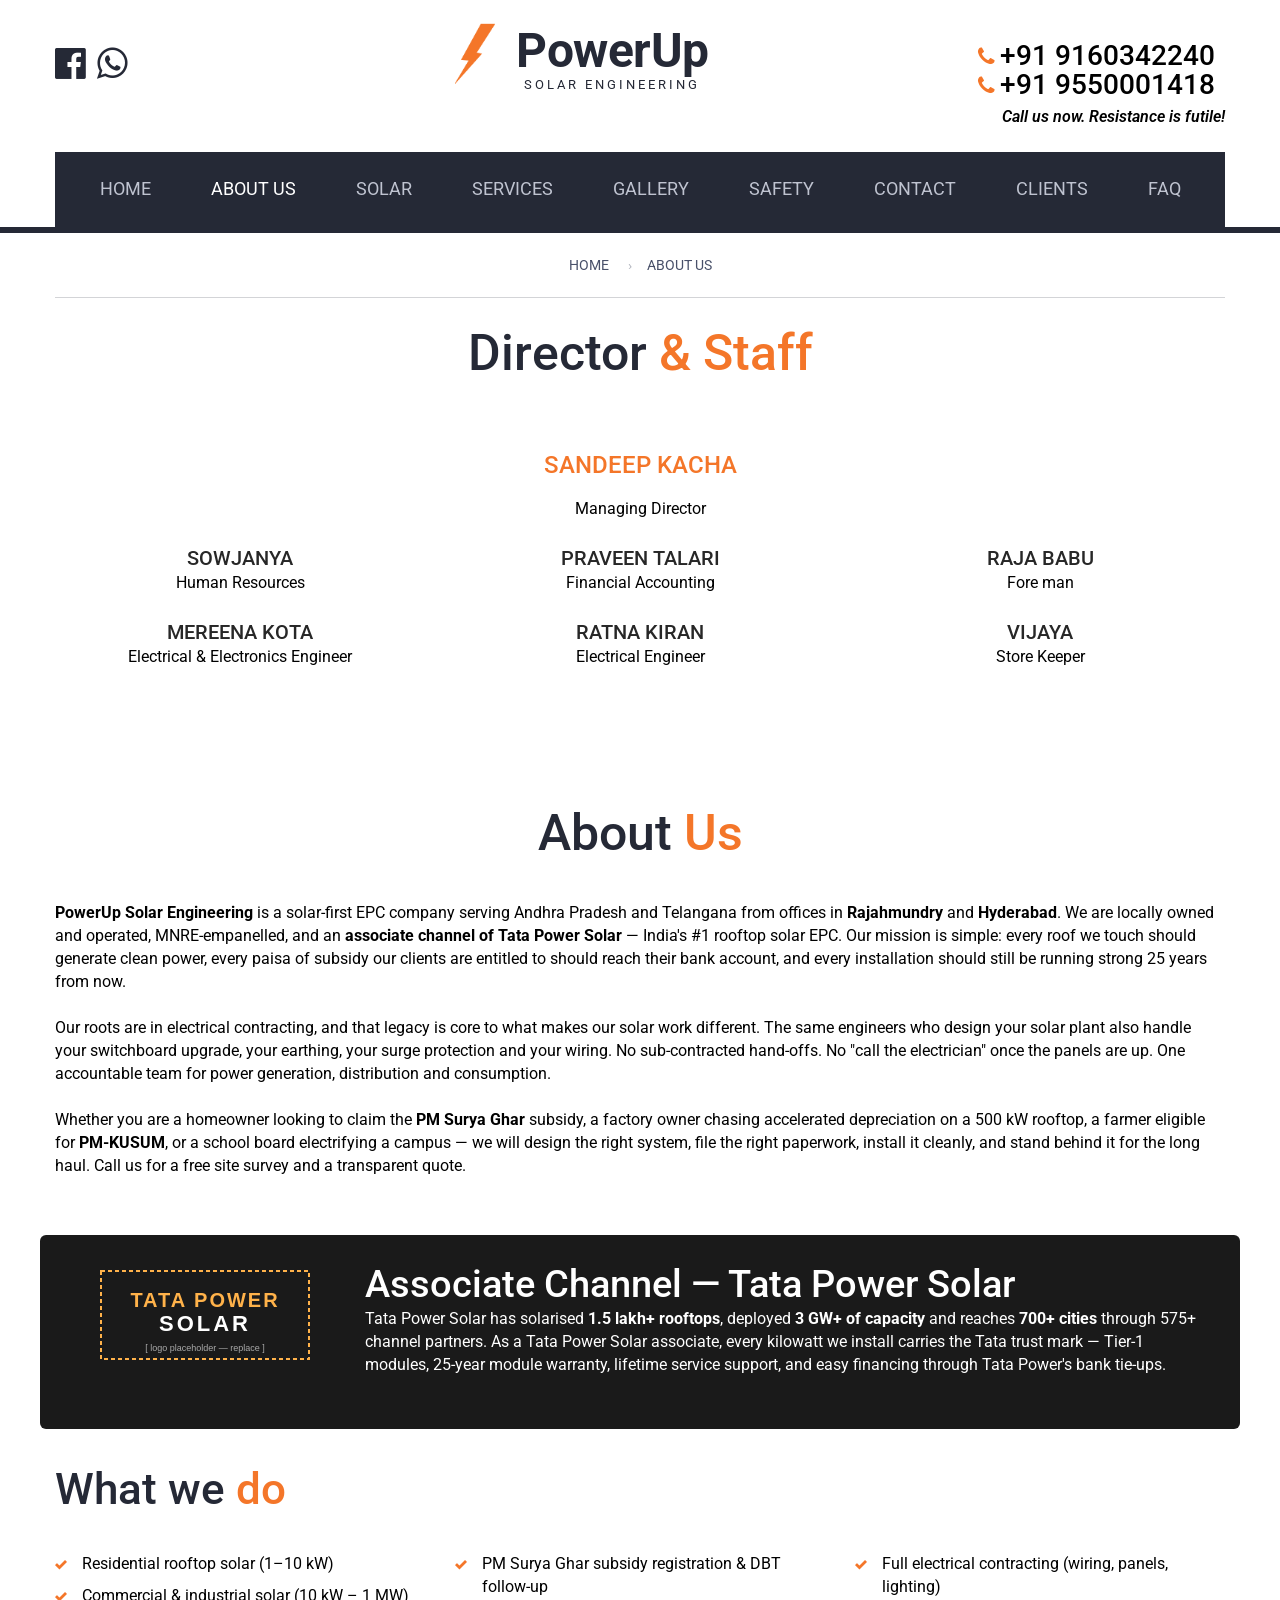
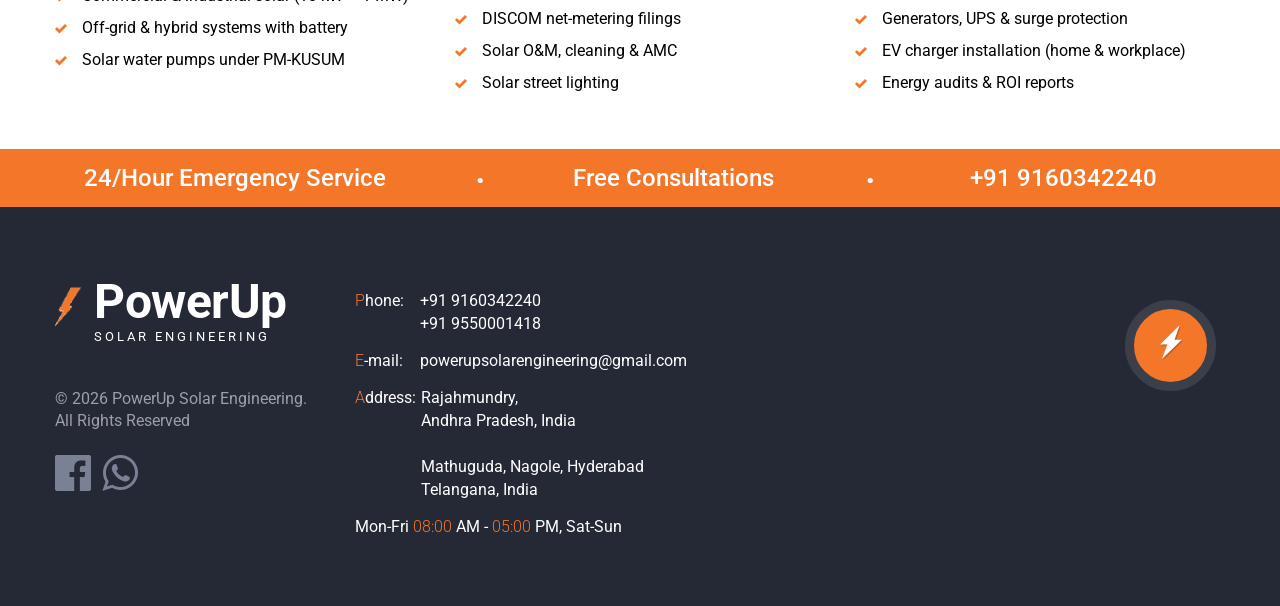
<file: about.html>
<!DOCTYPE html>
<html lang="en">

<head>
	<meta charset="utf-8">
	<meta http-equiv="X-UA-Compatible" content="IE=edge">
	<meta name="viewport" content="width=device-width, initial-scale=1">
	<meta name="description" content="Meet the team behind PowerUp Solar Engineering — a locally owned solar and electrical contractor serving Andhra Pradesh and Telangana.">
	<meta name="author" content="PowerUp Solar Engineering">
	<link rel="icon" href="favicon.ico">
	<title>About Us | PowerUp Solar Engineering</title>
	<!-- Bootstrap core CSS -->
	<link href="css/plugins/bootstrap.min.css" rel="stylesheet">
	<link href="css/plugins/bootstrap-submenu.css" rel="stylesheet">
	<link href="css/plugins/animate.min.css" rel="stylesheet">
	<link href="css/plugins/slick.css" rel="stylesheet">
	<link href="css/custom.css?v=4" rel="stylesheet">
	<link rel="stylesheet" href="css/plugins/font-awesome-4.7.0/css/font-awesome.min.css">
	<link href="css/plugins/pace/themes/orange/pace-theme-corner-indicator.css" rel="stylesheet" />
	<script type="text/javascript" src="js/plugins/pace/pace.min.js"></script>
	<!-- HTML5 shim and Respond.js for IE8 support of HTML5 elements and media queries -->
	<!--[if lt IE 9]>
      <script src="https://oss.maxcdn.com/html5shiv/3.7.3/html5shiv.min.js"></script>
      <script src="https://oss.maxcdn.com/respond/1.4.2/respond.min.js"></script>
    <![endif]-->
	<!-- Icon Font-->
	<link href="iconfont/style.css" rel="stylesheet">
	<!-- Google Fonts -->
	<link href="https://fonts.googleapis.com/css?family=Roboto:100,100i,300,400,500,700,900" rel="stylesheet">
</head>

<body>
	<!-- Loader -->
	<div id="loader-wrapper" class="loader-off">
		<div id="loader">
			<div class="loader">
				<div class="bolt one">
					<div class="other"></div>
				</div>
				<div class="bolt two">
					<div class="other"></div>
				</div>
				<div class="bolt three">
					<div class="other"></div>
				</div>loading
			</div>
		</div>
	</div>
	<!-- //Loader -->
	<!-- Header -->
	<header class="page-header">
		<!-- Fixed navbar -->
		<nav class="navbar" id="slide-nav">
			<div class="container">
				<div class="navbar-header">
					<div class="header-top">
						<div class="row">
							<div class="col-sm-4">
								<div class="social-links">
									<ul>
										<li>
											<a class="fa fa-facebook-official" href="#"></a>
										</li>
										<li>
											<a class="fa fa-whatsapp" href="https://wa.me/919160342240"></a>
										</li>
									</ul>
								</div>
							</div>
							<div class="col-sm-4 text-center">
								<div class="logo">
									<a href="index.html"><img src="images/bolt.gif" class="logo-bolt" alt=""><span class="logo-words"><strong class="logo-name">PowerUp</strong><span class="logo-sub">Solar Engineering</span></span></a>
								</div>
							</div>
							<div class="col-sm-4">
								<div class="phone">
									<div class="number"><i class="icon icon-telephone"></i><span>+91
											9160342240</span><br><i class="icon icon-telephone"></i><span>+91
											9550001418</span></div>
									<div class="under-number">Call us now. Resistance is futile!</div>
								</div>
							</div>
						</div>
					</div>
					<button type="button" class="navbar-toggle"><i class="icon icon-interface icon-menu"></i><i
							class="icon icon-cancel"></i></button>
				</div>
				<div id="slidemenu" data-hover="dropdown" data-animations="fadeIn">
					<ul class="nav navbar-nav">
						<li><a href="index.html"><span class="electric-btn"><span class="text">Home</span></span></a>
						</li>
						<li class="active"><a href="about.html"><span class="electric-btn"><span class="text">About
										Us</span></span></a></li>
						<li><a href="solar.html"><span class="electric-btn"><span class="text">Solar</span></span></a></li>
						<li class="dropdown"><a href="services.html" data-toggle="dropdown" data-submenu=""><span
									class="electric-btn"><span class="text">Services</span></span></a>
							<!--<ul class="dropdown-menu" role="menu">
								<li class="dropdown-submenu"> <a href="#" data-toggle="dropdown" data-submenu="">Commercial <span class="ecaret"></span></a>
									<ul class="dropdown-menu">
										<li><a href="#">Panels Changes</a></li>
										<li><a href="#">Air Conditioning</a></li>
										<li><a href="#">Security Systems</a></li>
										<li><a href="#">Full-service layout</a></li>
										<li><a href="#">Wiring and installation</a></li>
										<li><a href="#">Emergency power</a></li>
									</ul>
								</li>
								<li class="dropdown-submenu"> <a href="#">Industrial<span class="ecaret"></span></a>
									<ul class="dropdown-menu">
										<li><a href="#">Full-service layout</a></li>
										<li><a href="#">Wiring and installation</a></li>
										<li><a href="#">Emergency power</a></li>
										<li><a href="#">Panels Changes</a></li>
										<li><a href="#">Air Conditioning</a></li>
										<li><a href="#">Security Systems</a></li>
									</ul>
								</li>
								<li><a href="#">Residential</a></li>
							</ul>-->
						</li>
						<li><a href="gallery.html"><span class="electric-btn"><span
										class="text">Gallery</span></span></a>
						</li>
						<li><a href="safety.html"><span class="electric-btn"><span class="text">Safety</span></span></a>
						</li>
						<li><a href="contact.html"><span class="electric-btn"><span
										class="text">Contact</span></span></a>
						</li>
						<li><a href="clients.html"><span class="electric-btn"><span
										class="text">Clients</span></span></a>
						</li>
						<li><a href="faq.html"><span class="electric-btn"><span class="text">FAQ</span></span></a>
						</li>
					</ul>
				</div>
			</div>
		</nav>
	</header>
	<!-- // Header -->
	<!-- Content  -->
	<div id="page-content">
		<!-- Breadcrumbs Block -->

		<div class="container">
			<div class="breadcrumbs">
				<ul class="breadcrumb">
					<li><a href="index.html">Home</a></li>
					<li class="active">About Us</li>
				</ul>
			</div>
		</div>

		<!-- //Breadcrumbs Block -->
		<!-- About Block -->
		<div class="block block-content-top">
			<div class="container">
				<h1 class="text-center">Director <b>& Staff</b></h1>
				<p class="font24 text-center"></p>
				<div class="row" style="padding-bottom: 50px;">
					<div class="col-sm-12 box effect1">
						<!-- <img src="images/persons/person-01.jpg"> -->
						<h4 class="person-name">SANDEEP KACHA</h4>
						<div class="person-position">Managing Director</div>
					</div>
					<br><br><br><br>
					<div class="col-sm-4 box effect1">
						<h6 class="person-name">SOWJANYA</h6>
						<div class="person-position">Human Resources</div>
					</div>
					<div class="col-sm-4 box effect1">
						<h6 class="person-name">PRAVEEN TALARI</h6>
						<div class="person-position">Financial Accounting</div>
					</div>
					<div class="col-sm-4 box effect1">
						<h6 class="person-name">RAJA BABU</h6>
						<div class="person-position">Fore man</div>
					</div>
					<div class="col-sm-4 box effect1">
						<h6 class="person-name">MEREENA KOTA</h6>
						<div class="person-position">Electrical & Electronics Engineer</div>
					</div>
					<div class="col-sm-4 box effect1">
						<h6 class="person-name">RATNA KIRAN</h6>
						<div class="person-position">Electrical Engineer</div>
					</div>
					<div class="col-sm-4 box effect1">
						<h6 class="person-name">VIJAYA</h6>
						<div class="person-position">Store Keeper</div>
					</div>
				</div>
			</div>
		</div>
		<!-- //About Block -->
		<!-- Personal -->
		<div class="block">
			<div class="container">
				<h1 class="text-center about-us-heading">About <b>Us</b></h1>
				<div class="row">
					<div class="col-sm-12">
						<p><b>PowerUp Solar Engineering</b> is a solar-first EPC company serving Andhra Pradesh and Telangana from offices in <b>Rajahmundry</b> and <b>Hyderabad</b>. We are locally owned and operated, MNRE-empanelled, and an <b>associate channel of Tata Power Solar</b> — India's #1 rooftop solar EPC. Our mission is simple: every roof we touch should generate clean power, every paisa of subsidy our clients are entitled to should reach their bank account, and every installation should still be running strong 25 years from now.</p>

						<p>Our roots are in electrical contracting, and that legacy is core to what makes our solar work different. The same engineers who design your solar plant also handle your switchboard upgrade, your earthing, your surge protection and your wiring. No sub-contracted hand-offs. No "call the electrician" once the panels are up. One accountable team for power generation, distribution and consumption.</p>

						<p>Whether you are a homeowner looking to claim the <b>PM Surya Ghar</b> subsidy, a factory owner chasing accelerated depreciation on a 500 kW rooftop, a farmer eligible for <b>PM-KUSUM</b>, or a school board electrifying a campus — we will design the right system, file the right paperwork, install it cleanly, and stand behind it for the long haul. Call us for a free site survey and a transparent quote.</p>
					</div>
					<div class="divider-sm visible-xs"></div>
				</div>

				<div class="divider"></div>

				<!-- Tata Partnership Banner -->
				<!-- NOTE: Verify the exact partnership/channel-associate status with Tata Power Solar before publishing live. -->
				<div class="row" style="background:#1a1a1a; color:#fff; padding:30px 20px; border-radius:6px;">
					<div class="col-sm-3 text-center">
						<!-- TODO: replace with the official Tata Power Solar logo (with permission). -->
						<img src="images/solar/tata-power-solar-logo.svg" onerror="this.src='images/solar/tata-power-solar-logo.svg';" alt="Tata Power Solar" style="max-width: 220px; margin: 0 auto;">
					</div>
					<div class="col-sm-9">
						<h3 style="color:#fff; margin-top:0;">Associate Channel — <b>Tata Power Solar</b></h3>
						<p>Tata Power Solar has solarised <b>1.5 lakh+ rooftops</b>, deployed <b>3 GW+ of capacity</b> and reaches <b>700+ cities</b> through 575+ channel partners. As a Tata Power Solar associate, every kilowatt we install carries the Tata trust mark — Tier-1 modules, 25-year module warranty, lifetime service support, and easy financing through Tata Power's bank tie-ups.</p>
					</div>
				</div>

				<div class="divider"></div>

				<h2 class="smaller">What we <b>do</b></h2>
				<div class="divider-sm"></div>
				<div class="row">
					<div class="col-sm-4">
						<ul class="marker-list">
							<li>Residential rooftop solar (1–10 kW)</li>
							<li>Commercial &amp; industrial solar (10 kW – 1 MW)</li>
							<li>Off-grid &amp; hybrid systems with battery</li>
							<li>Solar water pumps under PM-KUSUM</li>
						</ul>
					</div>
					<div class="col-sm-4">
						<ul class="marker-list">
							<li>PM Surya Ghar subsidy registration &amp; DBT follow-up</li>
							<li>DISCOM net-metering filings</li>
							<li>Solar O&amp;M, cleaning &amp; AMC</li>
							<li>Solar street lighting</li>
						</ul>
					</div>
					<div class="col-sm-4">
						<ul class="marker-list">
							<li>Full electrical contracting (wiring, panels, lighting)</li>
							<li>Generators, UPS &amp; surge protection</li>
							<li>EV charger installation (home &amp; workplace)</li>
							<li>Energy audits &amp; ROI reports</li>
						</ul>
					</div>
				</div>
				<!--<div class="divider"></div>
				<div class="row">
					<div class="col-sm-6">
						<img src="images/about-img-2.jpg" class="img-responsive" alt="">
					</div>
					<div class="divider-sm visible-xs"></div>
					<div class="col-sm-6">
						<div class="divider-sm"></div>
						<h2>Certificates</h2>
						<img src="images/about-img-3.jpg" class="img-responsive" alt="">
					</div>
				</div>-->
			</div>
		</div>
		<!-- //Personal -->
		<!-- Question Block
		<div class="block bg-dark pad-sm">
			<div class="container">
				<div class="text-center">
					<h3><span class="light">Do you need help with</span> <b>electrical maintenance?</b></h3>
					<p class="font24">Contact us – our technicians are ready to help you solve that issue.</p>
					<div class="btn-inline"><a class="btn" href="#"><i class="icon icon-telephone"></i><span>Give Us A Call</span></a><a class="btn btn-invert" href="contact.html"><i class="icon icon-lightning"></i><span>Request A Free Estimate</span></a></div>
				</div>
			</div>
		</div>
		//Question Block -->
		<!-- Personal Block
		<div class="block">
			<div class="container">
				<div class="row bulb-carousel">
					<div class="col-sm-3">
						<div class="bulb-block">
							<div class="bulb">
								<div class="bulb-img"><img src="images/person-01.jpg" alt=""></div>
								<div class="bulb-mask"><img src="images/bulbmask-sm.png" alt=""></div>
							</div>
							<h6 class="person-name">Kiran Kacha</h6>
							<div class="person-position">Director</div>
						</div>
					</div>
					<div class="col-sm-3">
						<div class="bulb-block">
							<div class="bulb">
								<div class="bulb-img"><img src="images/person-02.jpg" alt=""></div>
								<div class="bulb-mask"><img src="images/bulbmask-sm.png" alt=""></div>
							</div>
							<h6 class="person-name">Sudhir Dalavayi</h6>
							<div class="person-position">Director</div>
						</div>
					</div>
					<div class="col-sm-3">
						<div class="bulb-block">
							<div class="bulb">
								<div class="bulb-img"><img src="images/person-03.jpg" alt=""></div>
								<div class="bulb-mask"><img src="images/bulbmask-sm.png" alt=""></div>
							</div>
							<h6 class="person-name">Kiran Kacha</h6>
							<div class="person-position">Project Engineer</div>
						</div>
					</div>
					<div class="col-sm-3">
						<div class="bulb-block">
							<div class="bulb">
								<div class="bulb-img"><img src="images/person-04.jpg" alt=""></div>
								<div class="bulb-mask"><img src="images/bulbmask-sm.png" alt=""></div>
							</div>
							<h6 class="person-name">Prashanth Maddikonda</h6>
							<div class="person-position">Auto CAD Designer</div>
						</div>
					</div>
				</div>
			</div>
		</div>
		 //Personal Block -->
	</div>
	<!-- // Content  -->
	<!-- Footer -->
	<div class="page-footer">
		<div class="back-to-top hidden-xs"><a href="#top"><span class="icon icon-lightning"></span></a></div>
		<div class="footer-top">
			<div class="container">
				<div class="row">
					<div class="col-sm-4">24/Hour Emergency Service</div>
					<div class="col-sm-1 hidden-xs">&nbsp;</div>
					<div class="col-sm-3">Free Consultations</div>
					<div class="col-sm-1 hidden-xs">&nbsp;</div>
					<div class="col-sm-3">+91 9160342240</div>
				</div>
			</div>
		</div>
		<div class="container">
			<div class="row footer-row">
				<div class="col-sm-3 col-lg-3">
					<div class="logo">
						<a href="index.html"><img src="images/bolt.gif" class="logo-bolt" alt=""><span class="logo-words logo-words--invert"><strong class="logo-name">PowerUp</strong><span class="logo-sub">Solar Engineering</span></span></a>
					</div>
					<div class="hidden-xs">
						<div class="copyright">© 2026 PowerUp Solar Engineering.
							<br> All Rights Reserved
						</div>
						<div class="social-links">
							<ul>
								<li>
									<a class="fa fa-facebook-official" href="#"></a>
								</li>
								<li>
									<a class="fa fa-whatsapp" href="https://wa.me/919160342240"></a>
								</li>
							</ul>
						</div>
					</div>
				</div>
				<div class="col-sm-4">
					<ul class="contact-list">
						<li><span class="list-label"><b>P</b>hone: </span> <span class="text">+91 9160342240 <br>+91
								9550001418</span></li>
						<li><span class="list-label"><b>E</b>-mail:</span> <span class="text"><a
									href="mailto:powerupsolarengineering@gmail.com">powerupsolarengineering@gmail.com</a></span>
						</li>
						<li><span class="list-label"><b>A</b>ddress:</span> <span class="text">Rajahmundry,<br> Andhra
								Pradesh, India <br><br>Mathuguda, Nagole, Hyderabad <br> Telangana, India</span></li>
						<li>Mon-Fri <b>08:00</b> AM - <b>05:00</b> PM, Sat-Sun</li>
					</ul>
				</div>
				<div class="col-sm-5">
					<!--<div id="footer-map"></div>-->
					<iframe
						src="https://www.google.com/maps/embed?pb=!1m14!1m8!1m3!1d7629.632417839805!2d81.7737774!3d17.0326829!3m2!1i1024!2i768!4f13.1!3m3!1m2!1s0x3a37a6ac93d03089%3A0xb6da07709df49f73!2sTejaswi+Electricals+Engineering!5e0!3m2!1sen!2s!4v1504965328825"
						width="475" height="225" frameborder="0" style="border:0" allowfullscreen></iframe>
				</div>
				<div class="visible-xs text-center">
					<div class="copyright">© 2026 PowerUp Solar Engineering.
						<br> All Rights Reserved
					</div>
					<div class="social-links">
						<ul>
							<li>
								<a class="fa fa-facebook-official" href="#"></a>
							</li>
							<li>
								<a class="fa fa-whatsapp" href="https://wa.me/919160342240"></a>
							</li>
						</ul>
					</div>
				</div>
			</div>
		</div>
	</div>
	<!-- //Footer -->
	<script src="js/jquery.js"></script>
	<script src="js/plugins/bootstrap.min.js"></script>
	<script src="js/plugins/slick.min.js"></script>
	<script src="js/custom.js"></script>
	<!--<script type="text/javascript">
		$(function(){
			var animationName = 'animated pulse';
			$('.box').on('mouseover',function(){
				$(this).addClass(animationName).one('webkitAnimationEnd mozAnimationEnd MSAnimationEnd oanimationend animationend', function(){
						$(this).removeClass(animationName);
				});
			});

		});
	</script>-->

</body>

</html>
</file>
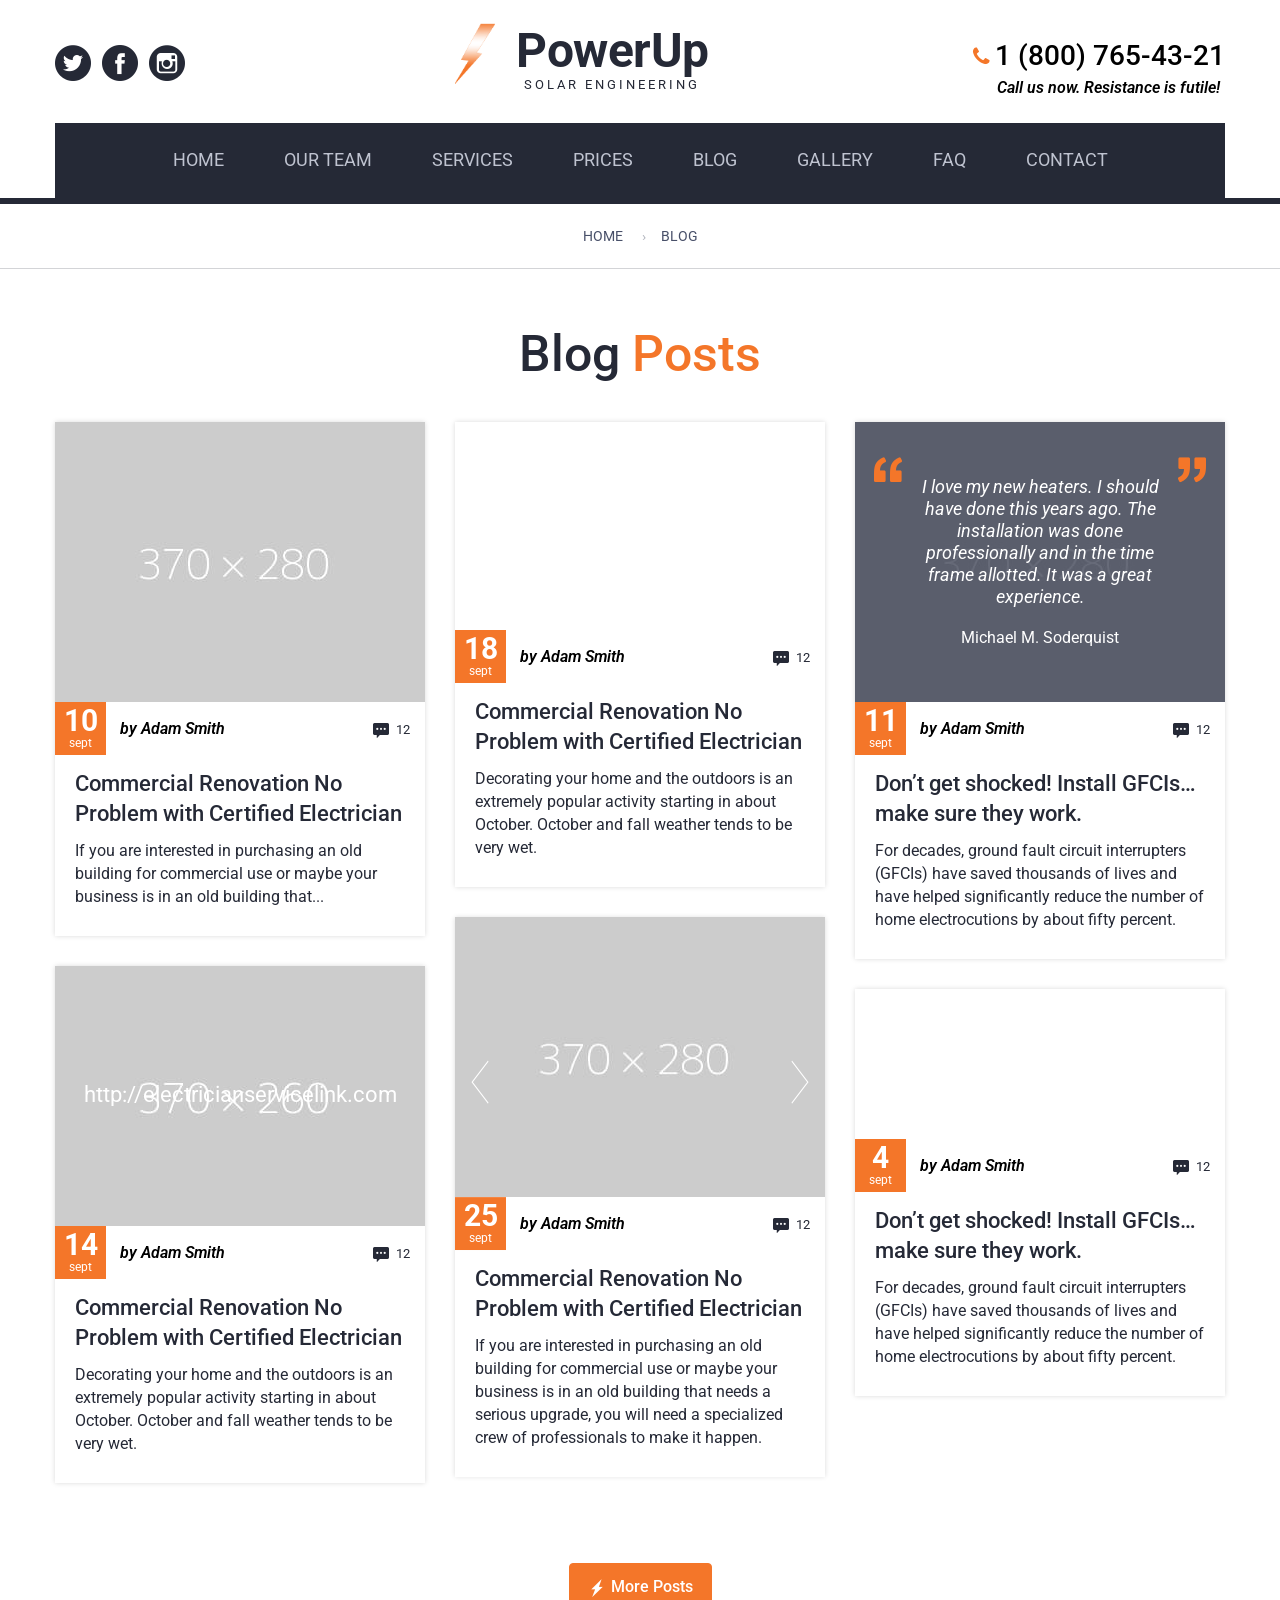
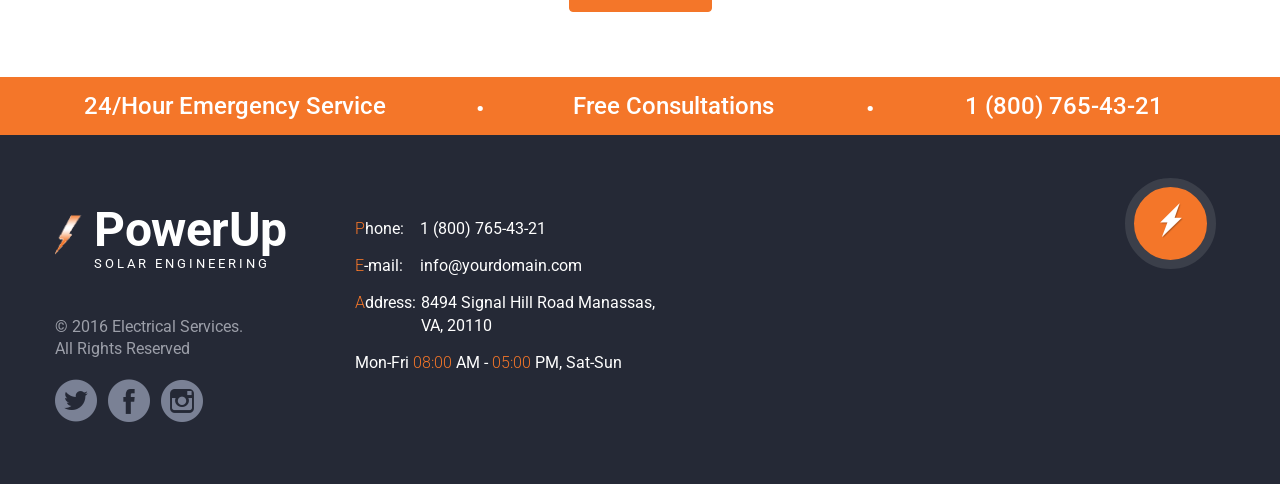
<file: blog-card.html>
<!DOCTYPE html>
<html lang="en">

<head>
	<meta charset="utf-8">
	<meta http-equiv="X-UA-Compatible" content="IE=edge">
	<meta name="viewport" content="width=device-width, initial-scale=1">
	<meta name="description" content="Latest news, tips, and updates from PowerUp Solar Engineering.">
	<meta name="author" content="PowerUp Solar Engineering">
	<link rel="icon" href="favicon.ico">
	<title>Blog | PowerUp Solar Engineering</title>
	<!-- Bootstrap core CSS -->
	<link href="css/plugins/bootstrap.min.css" rel="stylesheet">
	<link href="css/plugins/bootstrap-submenu.css" rel="stylesheet">
	<link href="css/plugins/animate.min.css" rel="stylesheet">
	<link href="css/plugins/slick.css" rel="stylesheet">
	<link href="css/custom.css?v=4" rel="stylesheet">
	<!-- HTML5 shim and Respond.js for IE8 support of HTML5 elements and media queries -->
	<!--[if lt IE 9]>
      <script src="https://oss.maxcdn.com/html5shiv/3.7.3/html5shiv.min.js"></script>
      <script src="https://oss.maxcdn.com/respond/1.4.2/respond.min.js"></script>
    <![endif]-->
	<!-- Icon Font-->
	<link href="iconfont/style.css" rel="stylesheet">
	<!-- Google Fonts -->
	<link href="https://fonts.googleapis.com/css?family=Roboto:100,100i,300,400,500,700,900" rel="stylesheet">
</head>

<body>
	<!-- Loader -->
	<div id="loader-wrapper" class="loader-on">
		<div id="loader">
			<div class="loader">
				<div class="bolt one">
					<div class="other"></div>
				</div>
				<div class="bolt two">
					<div class="other"></div>
				</div>
				<div class="bolt three">
					<div class="other"></div>
				</div>loading 
			</div>
		</div>
	</div>
	<!-- //Loader -->
	<!-- Header -->
	<header class="page-header">
		<!-- Fixed navbar -->
		<nav class="navbar" id="slide-nav">
			<div class="container">
				<div class="navbar-header">
					<div class="header-top">
						<div class="row">
							<div class="col-sm-4">
								<div class="social-links">
									<ul>
										<li>
											<a class="icon icon-twitter" href="#"></a>
										</li>
										<li>
											<a class="icon icon-facebook" href="#"></a>
										</li>
										<li>
											<a class="icon icon-instagram" href="#"></a>
										</li>
									</ul>
								</div>
							</div>
							<div class="col-sm-4 text-center">
								<div class="logo">
									<a href="index.html"><img src="images/bolt.gif" class="logo-bolt" alt=""><span class="logo-words"><strong class="logo-name">PowerUp</strong><span class="logo-sub">Solar Engineering</span></span></a>
								</div>
							</div>
							<div class="col-sm-4">
								<div class="phone">
									<div class="number"><i class="icon icon-telephone"></i><span>1 (800) 765-43-21</span></div>
									<div class="under-number">Call us now. Resistance is futile!</div>
								</div>
							</div>
						</div>
					</div>
					<button type="button" class="navbar-toggle"><i class="icon icon-interface icon-menu"></i><i class="icon icon-cancel"></i></button>
				</div>
				<div id="slidemenu" data-hover="dropdown" data-animations="fadeIn">
					<ul class="nav navbar-nav">
						<li><a href="index.html"><span class="electric-btn"><span class="text">Home</span></span></a></li>
						<li><a href="about.html"><span class="electric-btn"><span class="text">Our team</span></span></a></li>
						<li class="dropdown"><a href="services.html" data-toggle="dropdown" data-submenu=""><span class="electric-btn"><span class="text">Services</span></span><span class="ecaret"></span></a>
							<ul class="dropdown-menu" role="menu">
								<li class="dropdown-submenu"> <a href="#" data-toggle="dropdown" data-submenu="">Commercial <span class="ecaret"></span></a>
									<ul class="dropdown-menu">
										<li><a href="#">Panels Changes</a></li>
										<li><a href="#">Air Conditioning</a></li>
										<li><a href="#">Security Systems</a></li>
										<li><a href="#">Full-service layout</a></li>
										<li><a href="#">Wiring and installation</a></li>
										<li><a href="#">Emergency power</a></li>
									</ul>
								</li>
								<li class="dropdown-submenu"> <a href="#">Industrial<span class="ecaret"></span></a>
									<ul class="dropdown-menu">
										<li><a href="#">Full-service layout</a></li>
										<li><a href="#">Wiring and installation</a></li>
										<li><a href="#">Emergency power</a></li>
										<li><a href="#">Panels Changes</a></li>
										<li><a href="#">Air Conditioning</a></li>
										<li><a href="#">Security Systems</a></li>
									</ul>
								</li>
								<li><a href="#">Residential</a></li>
							</ul>
						</li>
						<li><a href="prices.html"><span class="electric-btn"><span class="text">Prices</span></span></a> </li>
						<li class="dropdown"><a href="blog.html" data-toggle="dropdown" data-submenu=""><span class="electric-btn"><span class="text">Blog</span></span><span class="ecaret"></span></a>
							<ul class="dropdown-menu" role="menu">
								<li><a href="blog.html">Blog Classic</a></li>
								<li><a href="blog-card.html">Blog Post Card</a></li>
								<li><a href="blog-single.html">Blog Single post</a></li>
							</ul>
						</li>
						<li><a href="gallery.html"><span class="electric-btn"><span class="text">Gallery</span></span></a> </li>
						<li><a href="faq.html"><span class="electric-btn"><span class="text">FAQ</span></span></a> </li>
						<li><a href="contact.html"><span class="electric-btn"><span class="text">Contact</span></span></a> </li>
					</ul>
				</div>
			</div>
		</nav>
	</header>
	<!-- // Header -->
	<!-- Content  -->
	<div id="pageContent">
		<!-- Breadcrumb section -->
		<section class="breadcrumbs">
			<div class="container">
				<ol class="breadcrumb breadcrumb--wd pull-left">
					<li><a href="index.html">Home</a></li>
					<li class="active">Blog</li>
				</ol>
			</div>
		</section>
		<!-- Content section -->
		<section class="content">
			<div class="container">
				<h1 class="text-center">Blog <span class="color-alt">Posts</span></h1>
				<div class="divider-sm"></div>
				<div class="blog-isotope" id="blogGallery">
					<div class="blog-post">
						<div class="post-image">
							<a href="blog-single.html"><img src="images/blog/blog-post-img-card-1.jpg" alt=""></a>
						</div>
						<div class="post-content">
							<div class="post-author">by Adam Smith</div>
							<div class="post-meta"><i class="icon icon-speech"></i><span>12</span></div>
							<div class="post-date"><span class="day">10</span><span class="month">sept</span></div>
							<h3 class="post-title"><a href="#">Commercial Renovation No Problem with Certified Electrician</a></h3>
							<div class="post-teaser">
								<p>If you are interested in purchasing an old building for commercial use or maybe your business is in an old building that...</p>
							</div>
						</div>
					</div>
					<div class="blog-post">
						<div class="post-image">
							<div class="post-video">
								<iframe src="https://player.vimeo.com/video/103180506"></iframe>
							</div>
						</div>
						<div class="post-content">
							<div class="post-author">by Adam Smith</div>
							<div class="post-meta"><i class="icon icon-speech"></i><span>12</span></div>
							<div class="post-date"><span class="day">18</span><span class="month">sept</span></div>
							<h3 class="post-title"><a href="#">Commercial Renovation No Problem with Certified Electrician</a></h3>
							<div class="post-teaser">
								<p>Decorating your home and the outdoors is an extremely popular activity starting in about October. October and fall weather tends to be very wet. </p>
							</div>
						</div>
					</div>

					<div class="blog-post">

						<div class="post-image">
							<a href="blog-single.html"><img src="images/blog/blog-post-img-card-4.jpg" alt="">
								<div class="post-quote">
									<div class="vert-wrap">
										<div class="vert">
											<p>I love my new heaters. I should have done this years ago. The installation was done professionally and in the time frame allotted. It was a great experience.</p>
											<div class="quote-author">Michael M. Soderquist</div>
										</div>
									</div>
								</div>
							</a>
						</div>

						<div class="post-content">
							<div class="post-author">by Adam Smith</div>
							<div class="post-meta"><i class="icon icon-speech"></i><span>12</span></div>
							<div class="post-date"><span class="day">11</span><span class="month">sept</span></div>
							<h3 class="post-title"><a href="#">Don’t get shocked! Install GFCIs…  make sure they work.</a></h3>
							<div class="post-teaser">
								<p>For decades, ground fault circuit interrupters (GFCIs) have saved thousands of lives and have helped significantly reduce the number of home electrocutions by about fifty percent.</p>
							</div>
						</div>
					</div>
					<div class="blog-post">
						<div class="post-image">
							<div class="post-carousel">
								<a href="#"><img src="images/blog/blog-post-img-card-2.jpg" alt=""></a>
								<a href="#"><img src="images/blog/blog-post-img-card-2-1.jpg" alt=""></a>
								<a href="#"><img src="images/blog/blog-post-img-card-2-2.jpg" alt=""></a>
							</div>
						</div>
						<div class="post-content">
							<div class="post-author">by Adam Smith</div>
							<div class="post-meta"><i class="icon icon-speech"></i><span>12</span></div>
							<div class="post-date"><span class="day">25</span><span class="month">sept</span></div>
							<h3 class="post-title"><a href="#">Commercial Renovation No Problem with Certified Electrician</a></h3>
							<div class="post-teaser">
								<p>If you are interested in purchasing an old building for commercial use or maybe your business is in an old building that needs a serious upgrade, you will need a specialized crew of professionals to make it happen. </p>
							</div>
						</div>
					</div>


					<div class="blog-post">
						<div class="post-image">
							<a href="blog-single.html"><img src="images/blog/blog-post-img-card-3.jpg" alt=""></a>
							<div class="post-link-wrapper">
								<div class="vert-wrap">
									<div class="vert">
										<a href="#" class="post-link">http://electricianservicelink.com</a>
									</div>
								</div>
							</div>
						</div>
						<div class="post-content">
							<div class="post-author">by Adam Smith</div>
							<div class="post-meta"><i class="icon icon-speech"></i><span>12</span></div>
							<div class="post-date"><span class="day">14</span><span class="month">sept</span></div>
							<h3 class="post-title"><a href="#">Commercial Renovation No Problem with Certified Electrician</a></h3>
							<div class="post-teaser">
								<p>Decorating your home and the outdoors is an extremely popular activity starting in about October. October and fall weather tends to be very wet. </p>
							</div>
						</div>
					</div>
					<div class="blog-post">
						<div class="post-image bg">
							<div class="post-music">
								<iframe src="https://w.soundcloud.com/player/?url=https%3A//api.soundcloud.com/tracks/40347410&amp;color=ff5500&amp;auto_play=false&amp;hide_related=false&amp;show_comments=true&amp;show_user=true&amp;show_reposts=false"></iframe>
							</div>
						</div>
						<div class="post-content">
							<div class="post-author">by Adam Smith</div>
							<div class="post-meta"><i class="icon icon-speech"></i><span>12</span></div>
							<div class="post-date"><span class="day">4</span><span class="month">sept</span></div>
							<h3 class="post-title"><a href="#">Don’t get shocked! Install GFCIs…  make sure they work.</a></h3>
							<div class="post-teaser">
								<p>For decades, ground fault circuit interrupters (GFCIs) have saved thousands of lives and have helped significantly reduce the number of home electrocutions by about fifty percent.</p>
							</div>
						</div>
					</div>

				</div>
			</div>
			<div class="text-center"><a class="btn btn-border view-more-post" data-load="post-more-ajax.txt"><i class="icon icon-lightning"></i>More Posts</a></div>
			<div id="postPreload"></div>
			<div class="divider"></div>
	</div>
	<!-- // Content  -->
	<!-- Footer -->
	<div class="page-footer">
		<div class="back-to-top hidden-xs"><a href="#top"><span class="icon icon-lightning"></span></a></div>
		<div class="footer-top">
			<div class="container">
				<div class="row">
					<div class="col-sm-4">24/Hour Emergency Service</div>
					<div class="col-sm-1 hidden-xs">&nbsp;</div>
					<div class="col-sm-3">Free Consultations</div>
					<div class="col-sm-1 hidden-xs">&nbsp;</div>
					<div class="col-sm-3">1 (800) 765-43-21</div>
				</div>
			</div>
		</div>
		<div class="container">
			<div class="row footer-row">
				<div class="col-sm-3 col-lg-3">
					<div class="logo">
						<a href="index.html"><img src="images/bolt.gif" class="logo-bolt" alt=""><span class="logo-words logo-words--invert"><strong class="logo-name">PowerUp</strong><span class="logo-sub">Solar Engineering</span></span></a>
					</div>
					<div class="hidden-xs">
						<div class="copyright">© 2016 Electrical Services.
							<br> All Rights Reserved</div>
						<div class="social-links">
							<ul>
								<li>
									<a class="icon icon-twitter" href="#"></a>
								</li>
								<li>
									<a class="icon icon-facebook" href="#"></a>
								</li>
								<li>
									<a class="icon icon-instagram" href="#"></a>
								</li>
							</ul>
						</div>
					</div>
				</div>
				<div class="col-sm-4">
					<ul class="contact-list">
						<li><span class="list-label"><b>P</b>hone:  </span> <span class="text">1 (800) 765-43-21</span></li>
						<li><span class="list-label"><b>E</b>-mail:</span> <span class="text"><a href="mailto:info@yourdomain.com">info@yourdomain.com</a></span></li>
						<li><span class="list-label"><b>A</b>ddress:</span> <span class="text">8494 Signal Hill Road Manassas,<br> VA, 20110</span></li>
						<li>Mon-Fri <b>08:00</b> AM - <b>05:00</b> PM, Sat-Sun</li>
					</ul>
				</div>
				<div class="col-sm-5">
					<div id="footer-map"></div>
				</div>
				<div class="visible-xs text-center">
					<div class="copyright">© 2016 Electrical Services.
						<br> All Rights Reserved</div>
					<div class="social-links">
						<ul>
							<li>
								<a class="icon icon-twitter" href="#"></a>
							</li>
							<li>
								<a class="icon icon-facebook" href="#"></a>
							</li>
							<li>
								<a class="icon icon-instagram" href="#"></a>
							</li>
						</ul>
					</div>
				</div>
			</div>
		</div>
	</div>
	<!-- //Footer -->
	<script src="js/jquery.js"></script>
	<script src="js/plugins/bootstrap.min.js"></script>
	<script src="js/plugins/slick.min.js"></script>
	<script src="js/plugins/imagesloaded.pkgd.min.js"></script>
	<script src="js/plugins/isotope.pkgd.min.js"></script>
	<script src="js/custom.js"></script>
</body>

</html>
</file>
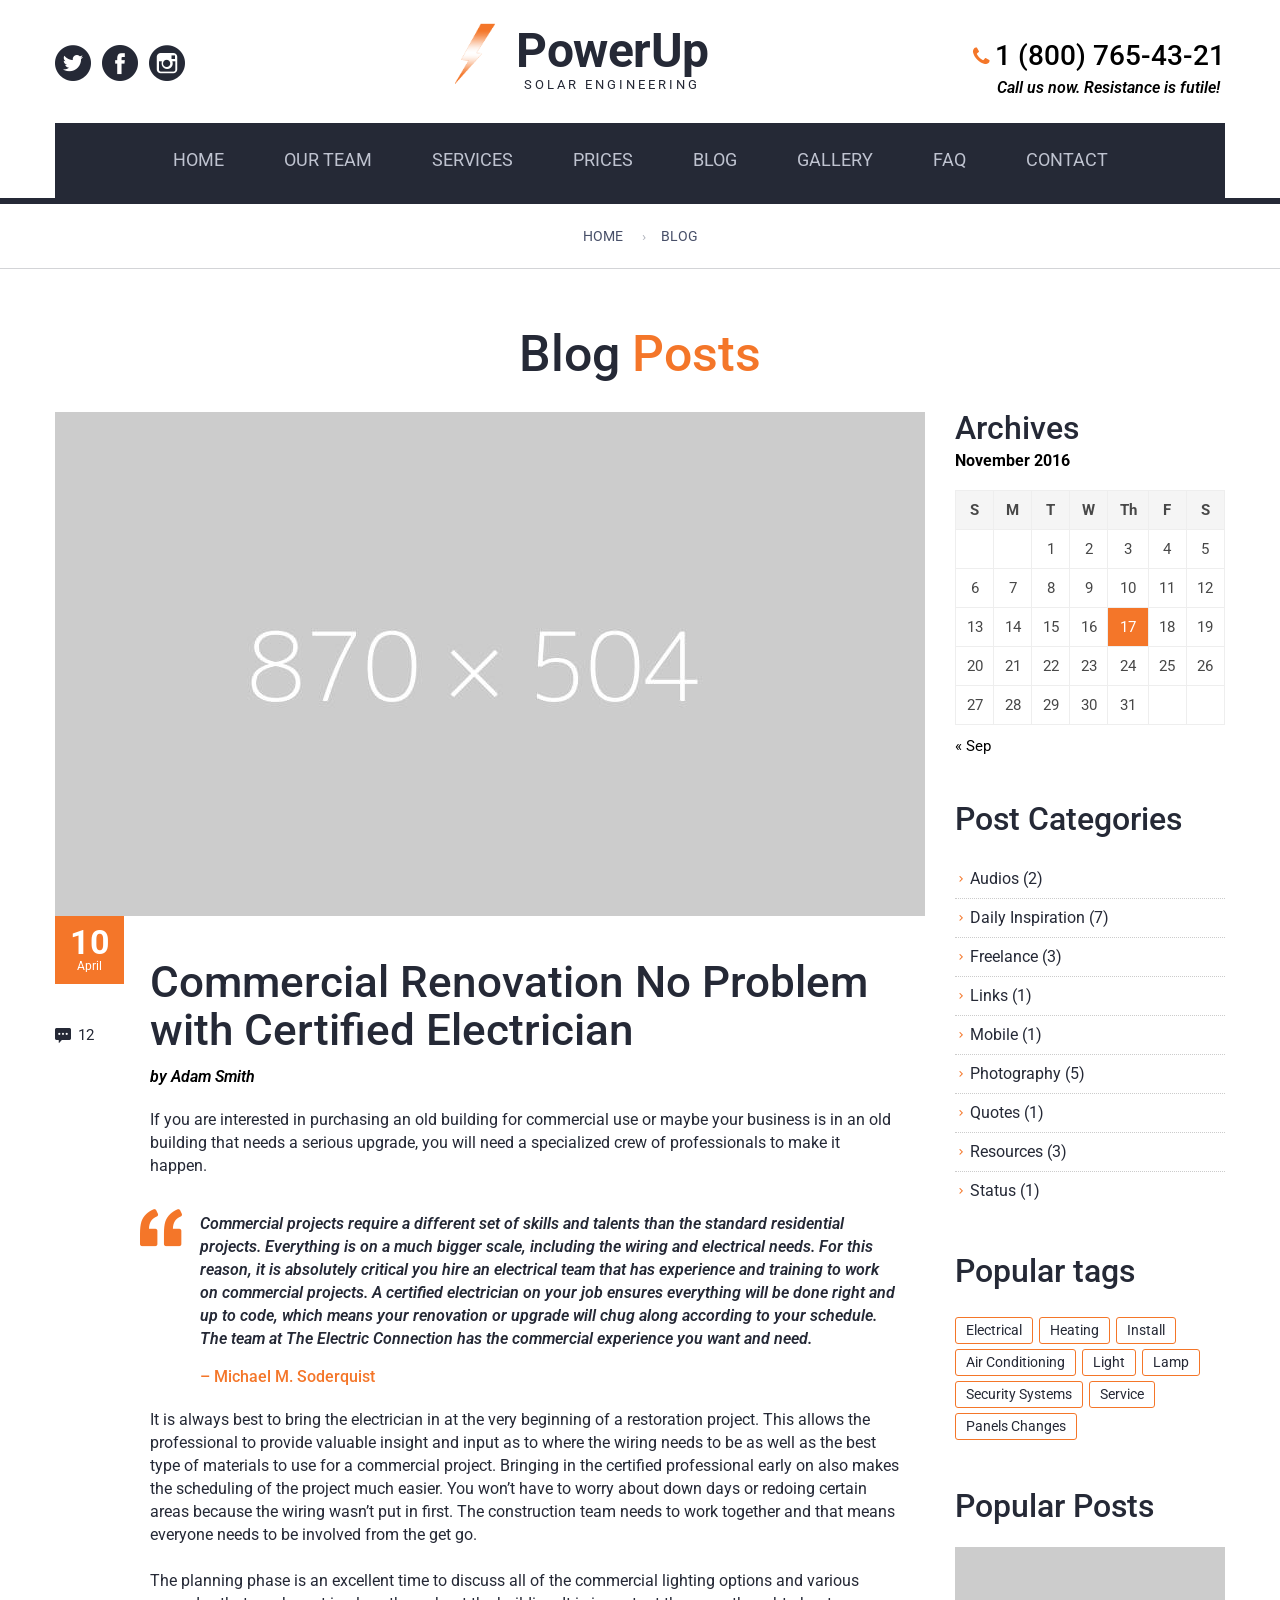
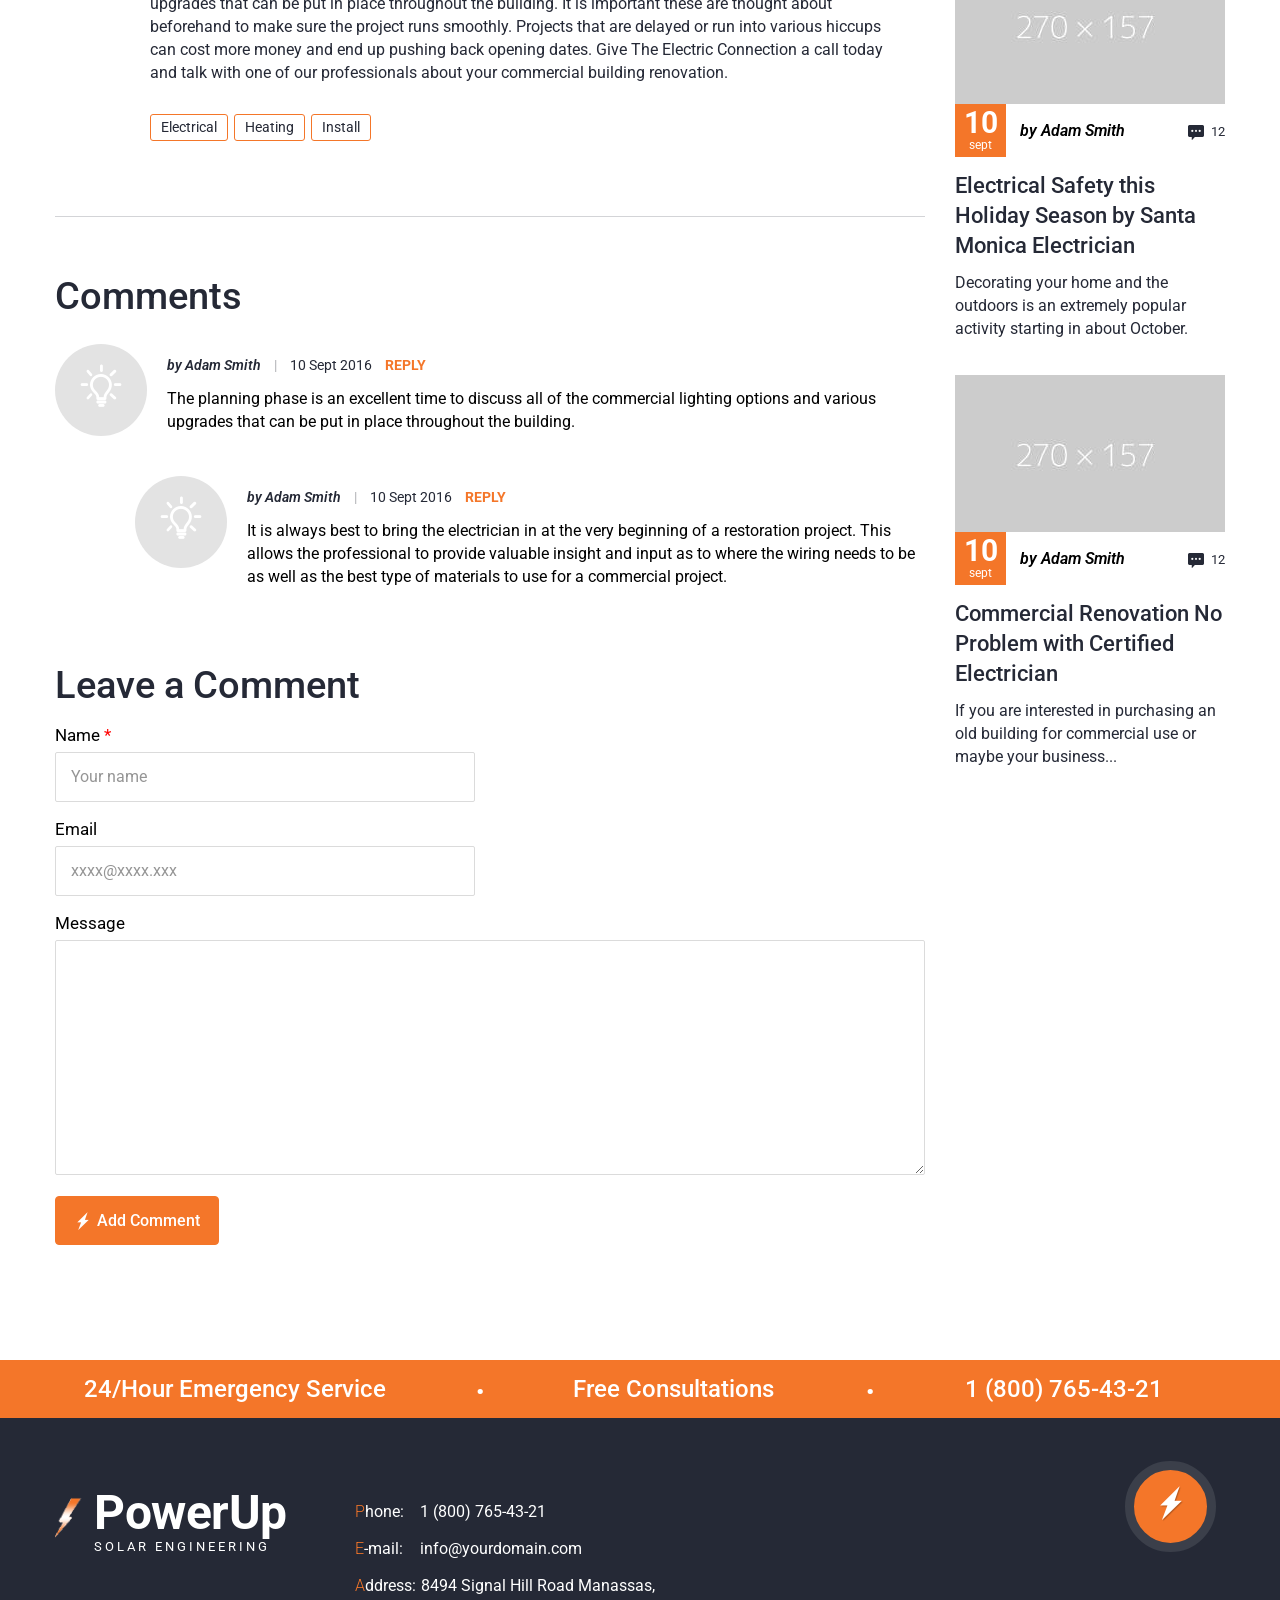
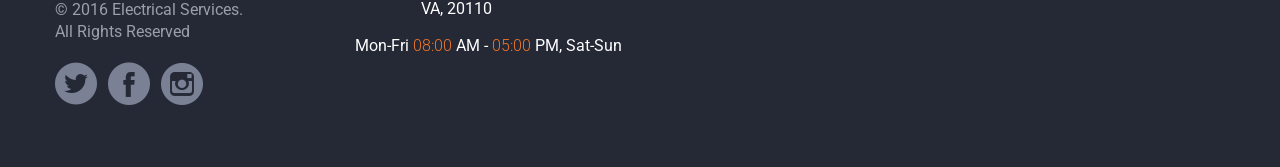
<file: blog-single.html>
<!DOCTYPE html>
<html lang="en">

<head>
	<meta charset="utf-8">
	<meta http-equiv="X-UA-Compatible" content="IE=edge">
	<meta name="viewport" content="width=device-width, initial-scale=1">
	<meta name="description" content="Latest news, tips, and updates from PowerUp Solar Engineering.">
	<meta name="author" content="PowerUp Solar Engineering">
	<link rel="icon" href="favicon.ico">
	<title>Blog | PowerUp Solar Engineering</title>
	<!-- Bootstrap core CSS -->
	<link href="css/plugins/bootstrap.min.css" rel="stylesheet">
	<link href="css/plugins/bootstrap-submenu.css" rel="stylesheet">
	<link href="css/plugins/animate.min.css" rel="stylesheet">
	<link href="css/plugins/slick.css" rel="stylesheet">
	<link href="css/custom.css?v=4" rel="stylesheet">
	<!-- HTML5 shim and Respond.js for IE8 support of HTML5 elements and media queries -->
	<!--[if lt IE 9]>
      <script src="https://oss.maxcdn.com/html5shiv/3.7.3/html5shiv.min.js"></script>
      <script src="https://oss.maxcdn.com/respond/1.4.2/respond.min.js"></script>
    <![endif]-->
	<!-- Icon Font-->
	<link href="iconfont/style.css" rel="stylesheet">
	<!-- Google Fonts -->
	<link href="https://fonts.googleapis.com/css?family=Roboto:100,100i,300,400,500,700,900" rel="stylesheet">
</head>

<body>
	<!-- Loader -->
	<div id="loader-wrapper" class="loader-on">
		<div id="loader">
			<div class="loader">
				<div class="bolt one">
					<div class="other"></div>
				</div>
				<div class="bolt two">
					<div class="other"></div>
				</div>
				<div class="bolt three">
					<div class="other"></div>
				</div>loading 
			</div>
		</div>
	</div>
	<!-- //Loader -->
	<!-- Header -->
	<header class="page-header">
		<!-- Fixed navbar -->
		<nav class="navbar" id="slide-nav">
			<div class="container">
				<div class="navbar-header">
					<div class="header-top">
						<div class="row">
							<div class="col-sm-4">
								<div class="social-links">
									<ul>
										<li>
											<a class="icon icon-twitter" href="#"></a>
										</li>
										<li>
											<a class="icon icon-facebook" href="#"></a>
										</li>
										<li>
											<a class="icon icon-instagram" href="#"></a>
										</li>
									</ul>
								</div>
							</div>
							<div class="col-sm-4 text-center">
								<div class="logo">
									<a href="index.html"><img src="images/bolt.gif" class="logo-bolt" alt=""><span class="logo-words"><strong class="logo-name">PowerUp</strong><span class="logo-sub">Solar Engineering</span></span></a>
								</div>
							</div>
							<div class="col-sm-4">
								<div class="phone">
									<div class="number"><i class="icon icon-telephone"></i><span>1 (800) 765-43-21</span></div>
									<div class="under-number">Call us now. Resistance is futile!</div>
								</div>
							</div>
						</div>
					</div>
					<button type="button" class="navbar-toggle"><i class="icon icon-interface icon-menu"></i><i class="icon icon-cancel"></i></button>
				</div>
				<div id="slidemenu" data-hover="dropdown" data-animations="fadeIn">
					<ul class="nav navbar-nav">
						<li><a href="index.html"><span class="electric-btn"><span class="text">Home</span></span></a></li>
						<li><a href="about.html"><span class="electric-btn"><span class="text">Our team</span></span></a></li>
						<li class="dropdown"><a href="services.html" data-toggle="dropdown" data-submenu=""><span class="electric-btn"><span class="text">Services</span></span><span class="ecaret"></span></a>
							<ul class="dropdown-menu" role="menu">
								<li class="dropdown-submenu"> <a href="#" data-toggle="dropdown" data-submenu="">Commercial <span class="ecaret"></span></a>
									<ul class="dropdown-menu">
										<li><a href="#">Panels Changes</a></li>
										<li><a href="#">Air Conditioning</a></li>
										<li><a href="#">Security Systems</a></li>
										<li><a href="#">Full-service layout</a></li>
										<li><a href="#">Wiring and installation</a></li>
										<li><a href="#">Emergency power</a></li>
									</ul>
								</li>
								<li class="dropdown-submenu"> <a href="#">Industrial<span class="ecaret"></span></a>
									<ul class="dropdown-menu">
										<li><a href="#">Full-service layout</a></li>
										<li><a href="#">Wiring and installation</a></li>
										<li><a href="#">Emergency power</a></li>
										<li><a href="#">Panels Changes</a></li>
										<li><a href="#">Air Conditioning</a></li>
										<li><a href="#">Security Systems</a></li>
									</ul>
								</li>
								<li><a href="#">Residential</a></li>
							</ul>
						</li>
						<li><a href="prices.html"><span class="electric-btn"><span class="text">Prices</span></span></a> </li>
						<li class="dropdown"><a href="blog.html" data-toggle="dropdown" data-submenu=""><span class="electric-btn"><span class="text">Blog</span></span><span class="ecaret"></span></a>
							<ul class="dropdown-menu" role="menu">
								<li><a href="blog.html">Blog Classic</a></li>
								<li><a href="blog-card.html">Blog Post Card</a></li>
								<li><a href="blog-single.html">Blog Single post</a></li>
							</ul>
						</li>
						<li><a href="gallery.html"><span class="electric-btn"><span class="text">Gallery</span></span></a> </li>
						<li><a href="faq.html"><span class="electric-btn"><span class="text">FAQ</span></span></a> </li>
						<li><a href="contact.html"><span class="electric-btn"><span class="text">Contact</span></span></a> </li>
					</ul>
				</div>
			</div>
		</nav>
	</header>
	<!-- // Header -->
	<!-- Content  -->
	<div id="pageContent">
		<!-- Breadcrumb section -->
		<section class="breadcrumbs">
			<div class="container">
				<ol class="breadcrumb breadcrumb--wd pull-left">
					<li><a href="index.html">Home</a></li>
					<li class="active">Blog</li>
				</ol>
			</div>
		</section>
		<!-- Content section -->
		<section class="content">
			<div class="container">
				<h1 class="text-center">Blog <span class="color-alt">Posts</span></h1>
				<div class="divider-sm"></div>
				<div class="row">
					<div class="col-md-9 column-center">
						<div class="blog-post single">
							<div class="post-image">
								<a href="blog-single.html"><img src="images/blog/blog-post-single.jpg" alt=""></a>
								<div class="post-image-over"></div>
							</div>

							<div class="post-content">
								<h2 class="post-title">Commercial Renovation No Problem with Certified Electrician</h2>
								<div class="post-date"><span class="day">10</span><span class="month">April</span></div>
								<div class="post-author">by Adam Smith</div>
								<div class="post-meta"><i class="icon icon-speech"></i><span>12</span></div>
								<div class="post-teaser">
									<p>If you are interested in purchasing an old building for commercial use or maybe your business is in an old building that needs a serious upgrade, you will need a specialized crew of professionals to make it happen.
									</p>
									<blockquote>
										<p>Commercial projects require a different set of skills and talents than the standard residential projects. Everything is on a much bigger scale, including the wiring and electrical needs. For this reason, it is absolutely critical you hire an electrical team that has experience and training to work on commercial projects. A certified electrician on your job ensures everything will be done right and up to code, which means your renovation or upgrade will chug along according to your schedule. The team at The Electric Connection has the commercial experience you want and need.</p>
										<div class="quote-author">– Michael M. Soderquist</div>
									</blockquote>
									<p>It is always best to bring the electrician in at the very beginning of a restoration project. This allows the professional to provide valuable insight and input as to where the wiring needs to be as well as the best type of materials to use for a commercial project. Bringing in the certified professional early on also makes the scheduling of the project much easier. You won’t have to worry about down days or redoing certain areas because the wiring wasn’t put in first. The construction team needs to work together and that means everyone needs to be involved from the get go.</p>
									</p>

									<p>The planning phase is an excellent time to discuss all of the commercial lighting options and various upgrades that can be put in place throughout the building. It is important these are thought about beforehand to make sure the project runs smoothly. Projects that are delayed or run into various hiccups can cost more money and end up pushing back opening dates. Give The Electric Connection a call today and talk with one of our professionals about your commercial building renovation.</p>
									<ul class="tags-list">
										<li><a href="#">Electrical</a></li>
										<li><a href="#">Heating</a></li>
										<li><a href="#">Install</a></li>
									</ul>
								</div>
							</div>

						</div>
						<h3 class="dark">Comments</h3>
						<div class="comments">

							<div class="comment">
								<div class="userpic"><span class="icon icon-technology"></span></div>
								<div class="text">
									<div class="meta"><span class="author"><i>by Adam Smith</i></span> | <span class="date">10 Sept 2016 </span> <a href="#">Reply</a></div>
									<p>The planning phase is an excellent time to discuss all of the commercial lighting options and various upgrades that can be put in place throughout the building. </p>
								</div>
							</div>
							<div class="comment replay">
								<div class="userpic"><span class="icon icon-technology"></span></div>
								<div class="text">
									<div class="meta"><span class="author"><i>by Adam Smith</i></span> | <span class="date">10 Sept 2016 </span> <a href="#">Reply</a></div>
									<p>It is always best to bring the electrician in at the very beginning of a restoration project. This allows the professional to provide valuable insight and input as to where the wiring needs to be as well as the best type of materials to use for a commercial project. </p>
								</div>
							</div>
						</div>
						<div class="divider-md"></div>
						<h3 class="dark">Leave a Comment</h3>
						<div class="divider divider-sm"></div>
						<form id="commentForm" class="contact-form comment-form" name="commentform" method="post" novalidate="novalidate">
							<div class="inputs-col">
								<div class="row">
									<div class="col-md-6">
										<div class="input-wrapper">
											<label>Name <span class="required">*</span></label>
											<input type="text" class="input-custom input-full" name="name" placeholder="Your name">
										</div>
									</div>
								</div>
								<div class="row">
									<div class="col-md-6">
										<div class="input-wrapper">
											<label>Email</label>
											<input type="text" class="input-custom input-full" name="email" placeholder="xxxx@xxxx.xxx">
										</div>
									</div>
								</div>
							</div>
							<div>
								<label>Message</label>
								<textarea class="textarea-custom input-full" name="message"></textarea>
							</div>
							<button type="submit" id="submit" class="btn btn-border"><i class="icon icon-lightning"></i><span>Add Comment</span></button>
						</form>

						<div class="divider divider-lg"></div>

					</div>
					<div class="col-md-3 column-right">
						<div class="side-block">
							<h4>Archives</h4>
							<div class="calendar">
								<div class="calendar__header">November 2016</div>
								<table>
									<tr>
										<th>S</th>
										<th>M</th>
										<th>T</th>
										<th>W</th>
										<th>Th</th>
										<th>F</th>
										<th>S</th>
									</tr>
									<tr>
										<td></td>
										<td></td>
										<td>1</td>
										<td>2</td>
										<td>3</td>
										<td>4</td>
										<td>5</td>
									</tr>
									<tr>
										<td>6</td>
										<td>7</td>
										<td>8</td>
										<td>9</td>
										<td>10</td>
										<td>11</td>
										<td>12</td>
									</tr>
									<tr>
										<td>13</td>
										<td>14</td>
										<td>15</td>
										<td>16</td>
										<td class="selected">17</td>
										<td>18</td>
										<td>19</td>
									</tr>
									<tr>
										<td>20</td>
										<td>21</td>
										<td>22</td>
										<td>23</td>
										<td>24</td>
										<td>25</td>
										<td>26</td>
									</tr>
									<tr>
										<td>27</td>
										<td>28</td>
										<td>29</td>
										<td>30</td>
										<td>31</td>
										<td></td>
										<td></td>
									</tr>
								</table>
								<div class="calendar__footer"><a href="#">« Sep</a></div>
							</div>
						</div>
						<div class="side-block">
							<h4>Post Categories</h4>
							<ul class="category-list">
								<li><a href="#">Audios  <span>(2)</span></a></li>
								<li><a href="#">Daily Inspiration  <span>(7)</span></a></li>
								<li><a href="#">Freelance  <span>(3)</span></a></li>
								<li><a href="#">Links  <span>(1)</span></a></li>
								<li><a href="#">Mobile  <span>(1)</span></a></li>
								<li><a href="#">Photography  <span>(5)</span></a></li>
								<li><a href="#">Quotes  <span>(1)</span></a></li>
								<li><a href="#">Resources  <span>(3)</span></a></li>
								<li><a href="#">Status  <span>(1)</span></a></li>
							</ul>
						</div>
						<div class="side-block">
							<h4>Popular tags</h4>
							<ul class="tags-list">
								<li><a href="#">Electrical</a></li>
								<li><a href="#">Heating</a></li>
								<li><a href="#">Install</a></li>
								<li><a href="#">Air Conditioning</a></li>
								<li><a href="#">Light</a></li>
								<li><a href="#">Lamp</a></li>
								<li><a href="#">Security Systems</a></li>
								<li><a href="#">Service</a></li>
								<li><a href="#">Panels Changes</a></li>
							</ul>
						</div>
						<div class="side-block">
							<h4>Popular Posts</h4>
							<div class="blog-post post-preview">
								<div class="wrapper">
									<div class="post-image">
										<a href="blog-single.html"><img src="images/blog/blog-post-small-1.jpg" alt=""></a>
									</div>
									<div class="post-content">
										<div class="post-date"><span class="day">10</span><span class="month">sept</span></div>
										<div class="post-author">by Adam Smith</div>
										<div class="post-meta"><i class="icon icon-speech"></i><span>12</span></div>
										<h5 class="post-title"><a href="blog-single.html">Electrical Safety this Holiday Season by Santa Monica Electrician</a></h5>
										<div class="post-teaser">Decorating your home and the outdoors is an extremely popular activity starting in about October.</div>
									</div>
								</div>
							</div>
							<div class="blog-post post-preview">
								<div class="wrapper">
									<div class="post-image">
										<a href="blog-single.html"><img src="images/blog/blog-post-small-2.jpg" alt=""></a>
									</div>
									<div class="post-content">
										<div class="post-date"><span class="day">10</span><span class="month">sept</span></div>
										<div class="post-author">by Adam Smith</div>
										<div class="post-meta"><i class="icon icon-speech"></i><span>12</span></div>
										<h5 class="post-title"><a href="blog-single.html">Commercial Renovation No Problem with Certified Electrician</a></h5>
										<div class="post-teaser">If you are interested in purchasing an old building for commercial use or maybe your business...</div>
									</div>
								</div>
							</div>
						</div>
					</div>
				</div>
			</div>
	</div>
	<!-- // Content  -->
	<!-- Footer -->
	<div class="page-footer">
		<div class="back-to-top hidden-xs"><a href="#top"><span class="icon icon-lightning"></span></a></div>
		<div class="footer-top">
			<div class="container">
				<div class="row">
					<div class="col-sm-4">24/Hour Emergency Service</div>
					<div class="col-sm-1 hidden-xs">&nbsp;</div>
					<div class="col-sm-3">Free Consultations</div>
					<div class="col-sm-1 hidden-xs">&nbsp;</div>
					<div class="col-sm-3">1 (800) 765-43-21</div>
				</div>
			</div>
		</div>
		<div class="container">
			<div class="row footer-row">
				<div class="col-sm-3 col-lg-3">
					<div class="logo">
						<a href="index.html"><img src="images/bolt.gif" class="logo-bolt" alt=""><span class="logo-words logo-words--invert"><strong class="logo-name">PowerUp</strong><span class="logo-sub">Solar Engineering</span></span></a>
					</div>
					<div class="hidden-xs">
						<div class="copyright">© 2016 Electrical Services.
							<br> All Rights Reserved</div>
						<div class="social-links">
							<ul>
								<li>
									<a class="icon icon-twitter" href="#"></a>
								</li>
								<li>
									<a class="icon icon-facebook" href="#"></a>
								</li>
								<li>
									<a class="icon icon-instagram" href="#"></a>
								</li>
							</ul>
						</div>
					</div>
				</div>
				<div class="col-sm-4">
					<ul class="contact-list">
						<li><span class="list-label"><b>P</b>hone:  </span> <span class="text">1 (800) 765-43-21</span></li>
						<li><span class="list-label"><b>E</b>-mail:</span> <span class="text"><a href="mailto:info@yourdomain.com">info@yourdomain.com</a></span></li>
						<li><span class="list-label"><b>A</b>ddress:</span> <span class="text">8494 Signal Hill Road Manassas,<br> VA, 20110</span></li>
						<li>Mon-Fri <b>08:00</b> AM - <b>05:00</b> PM, Sat-Sun</li>
					</ul>
				</div>
				<div class="col-sm-5">
					<div id="footer-map"></div>
				</div>
				<div class="visible-xs text-center">
					<div class="copyright">© 2016 Electrical Services.
						<br> All Rights Reserved</div>
					<div class="social-links">
						<ul>
							<li>
								<a class="icon icon-twitter" href="#"></a>
							</li>
							<li>
								<a class="icon icon-facebook" href="#"></a>
							</li>
							<li>
								<a class="icon icon-instagram" href="#"></a>
							</li>
						</ul>
					</div>
				</div>
			</div>
		</div>
	</div>
	<!-- //Footer -->
	<script src="js/jquery.js"></script>
	<script src="js/plugins/bootstrap.min.js"></script>
	<script src="js/plugins/slick.min.js"></script>
	<script src="js/custom.js"></script>
</body>

</html>
</file>
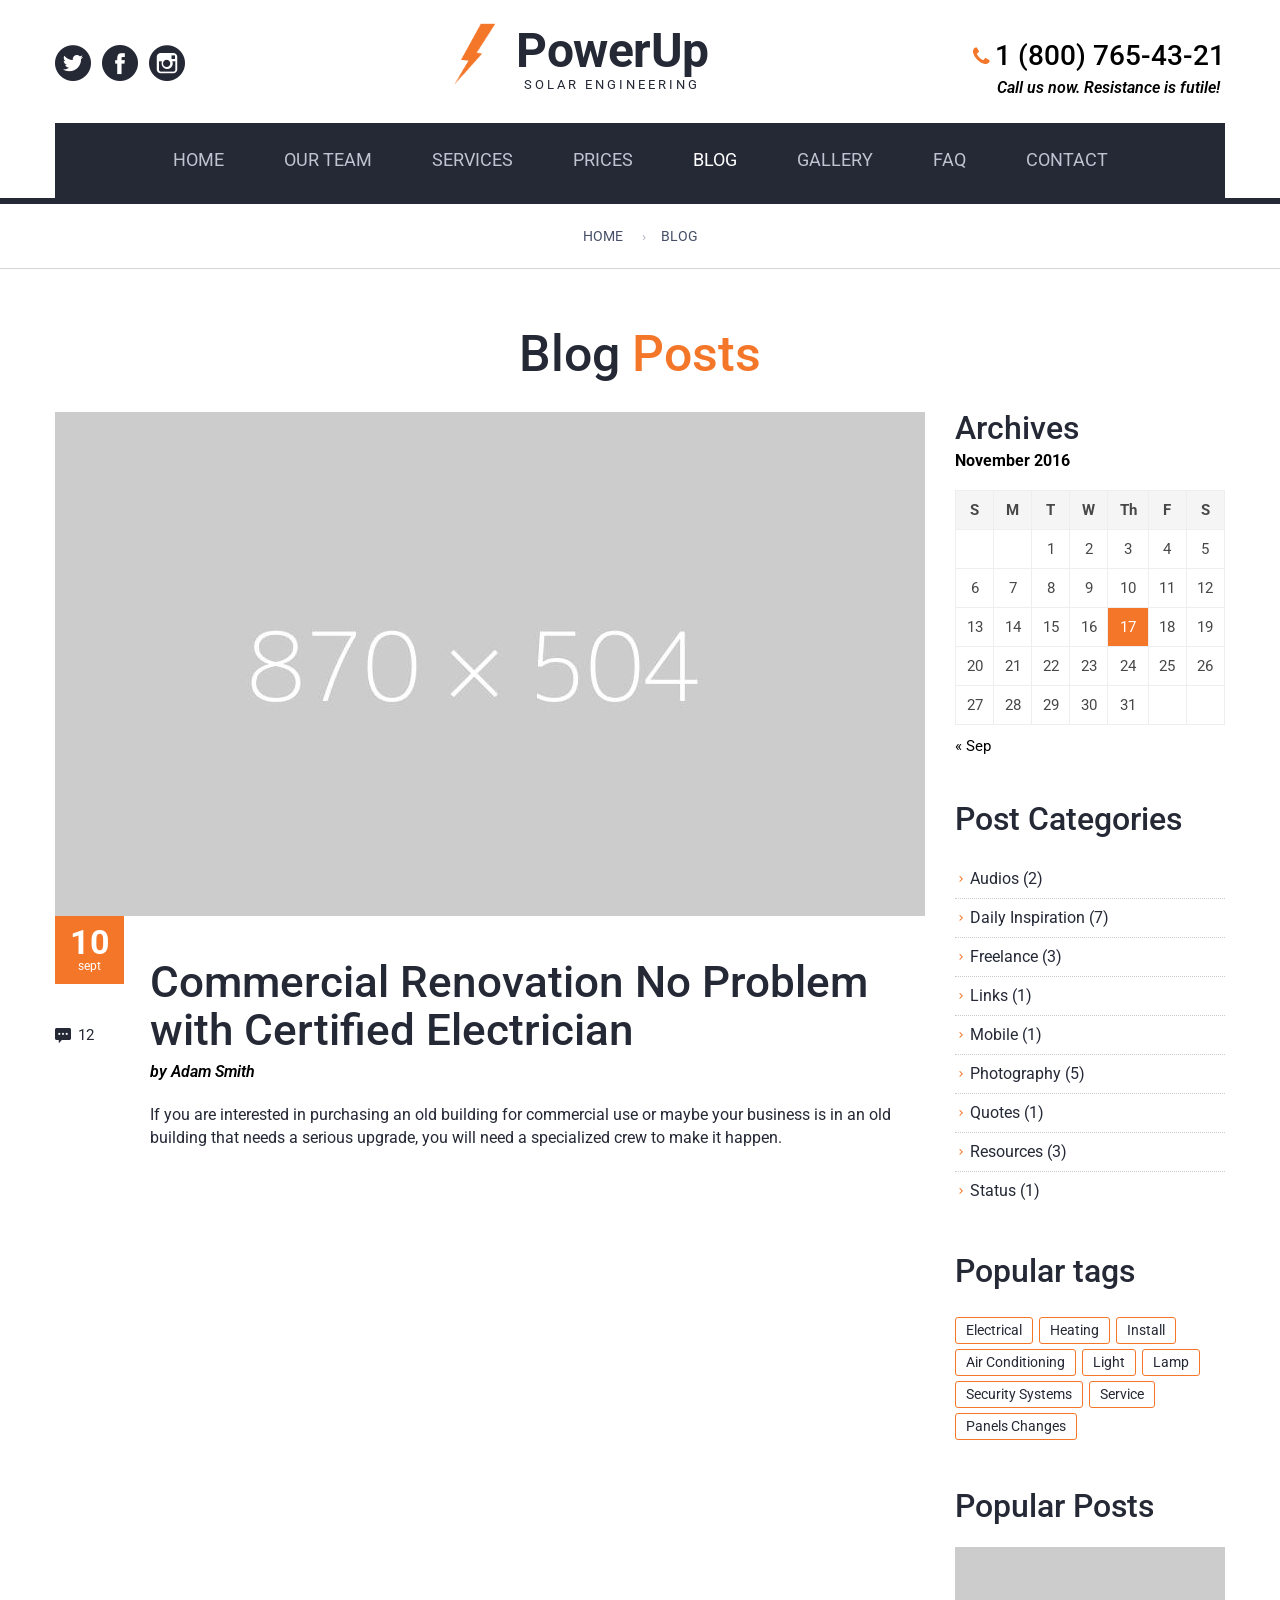
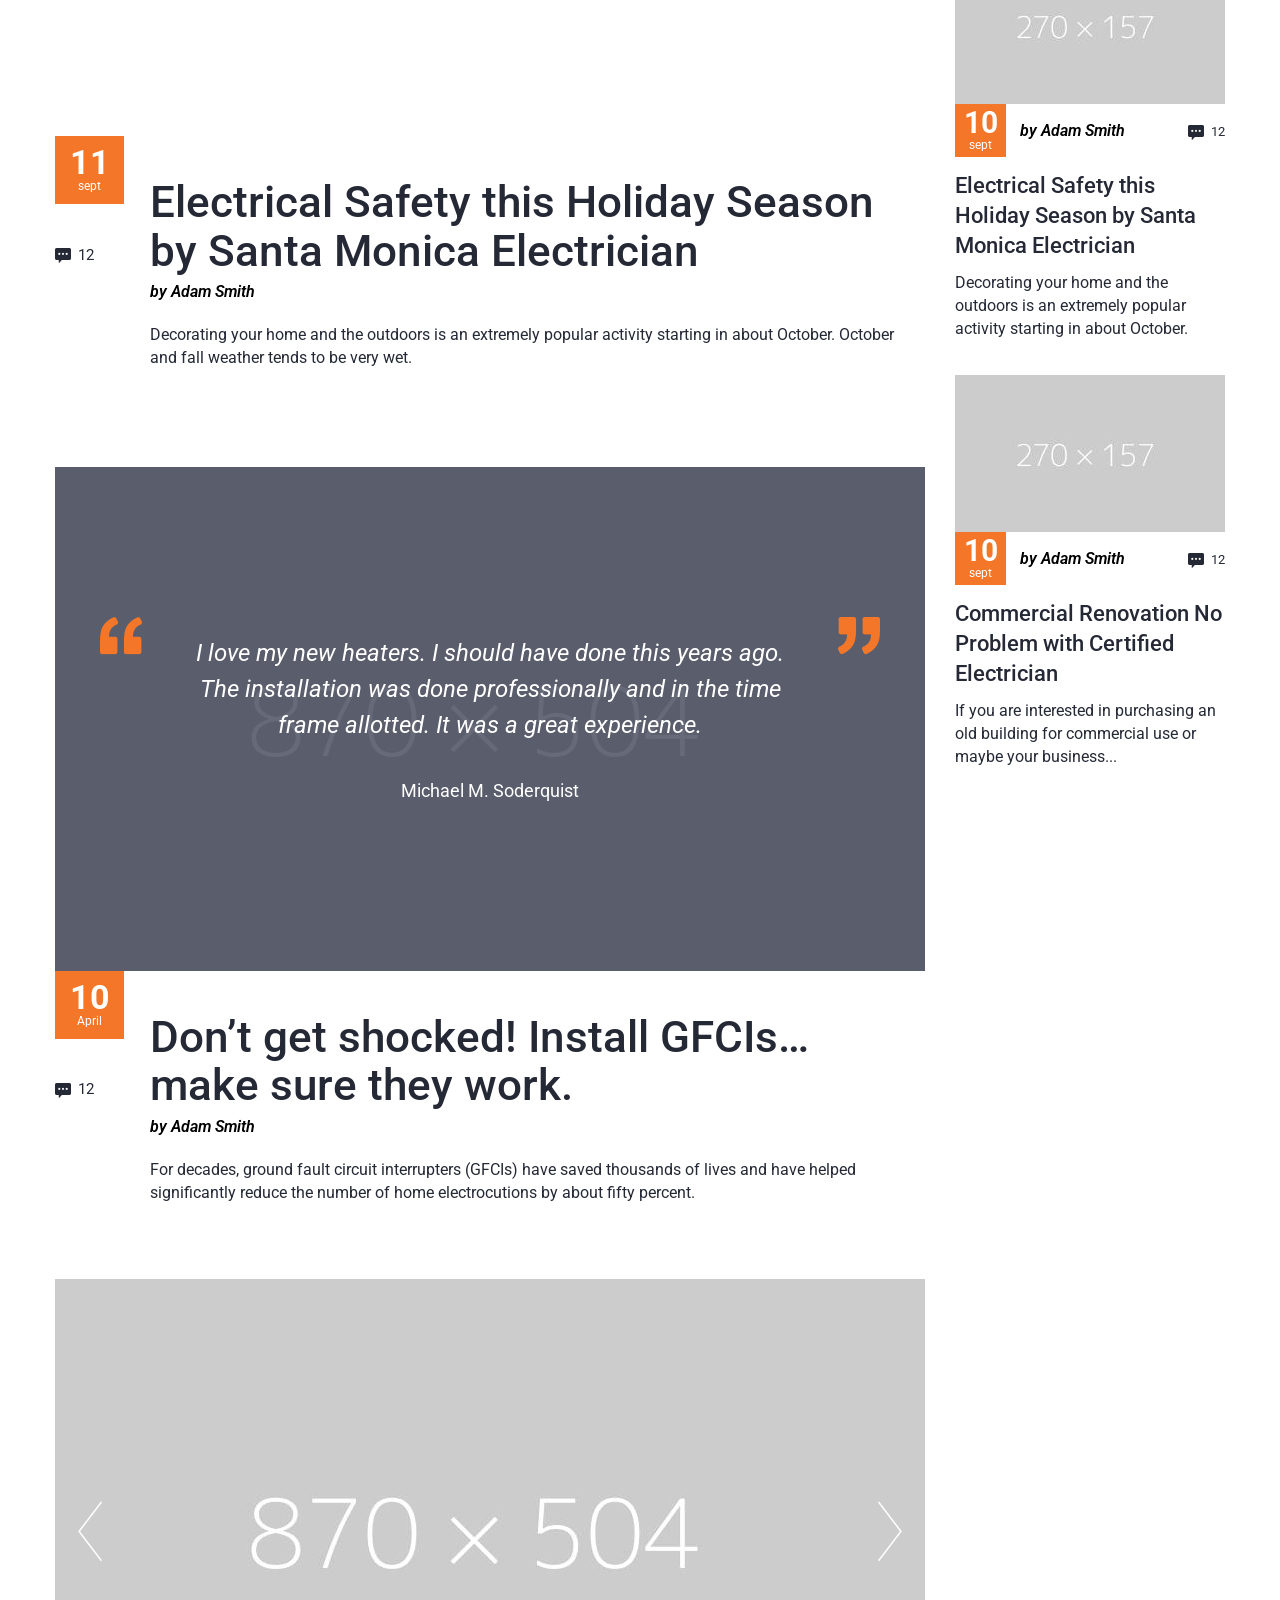
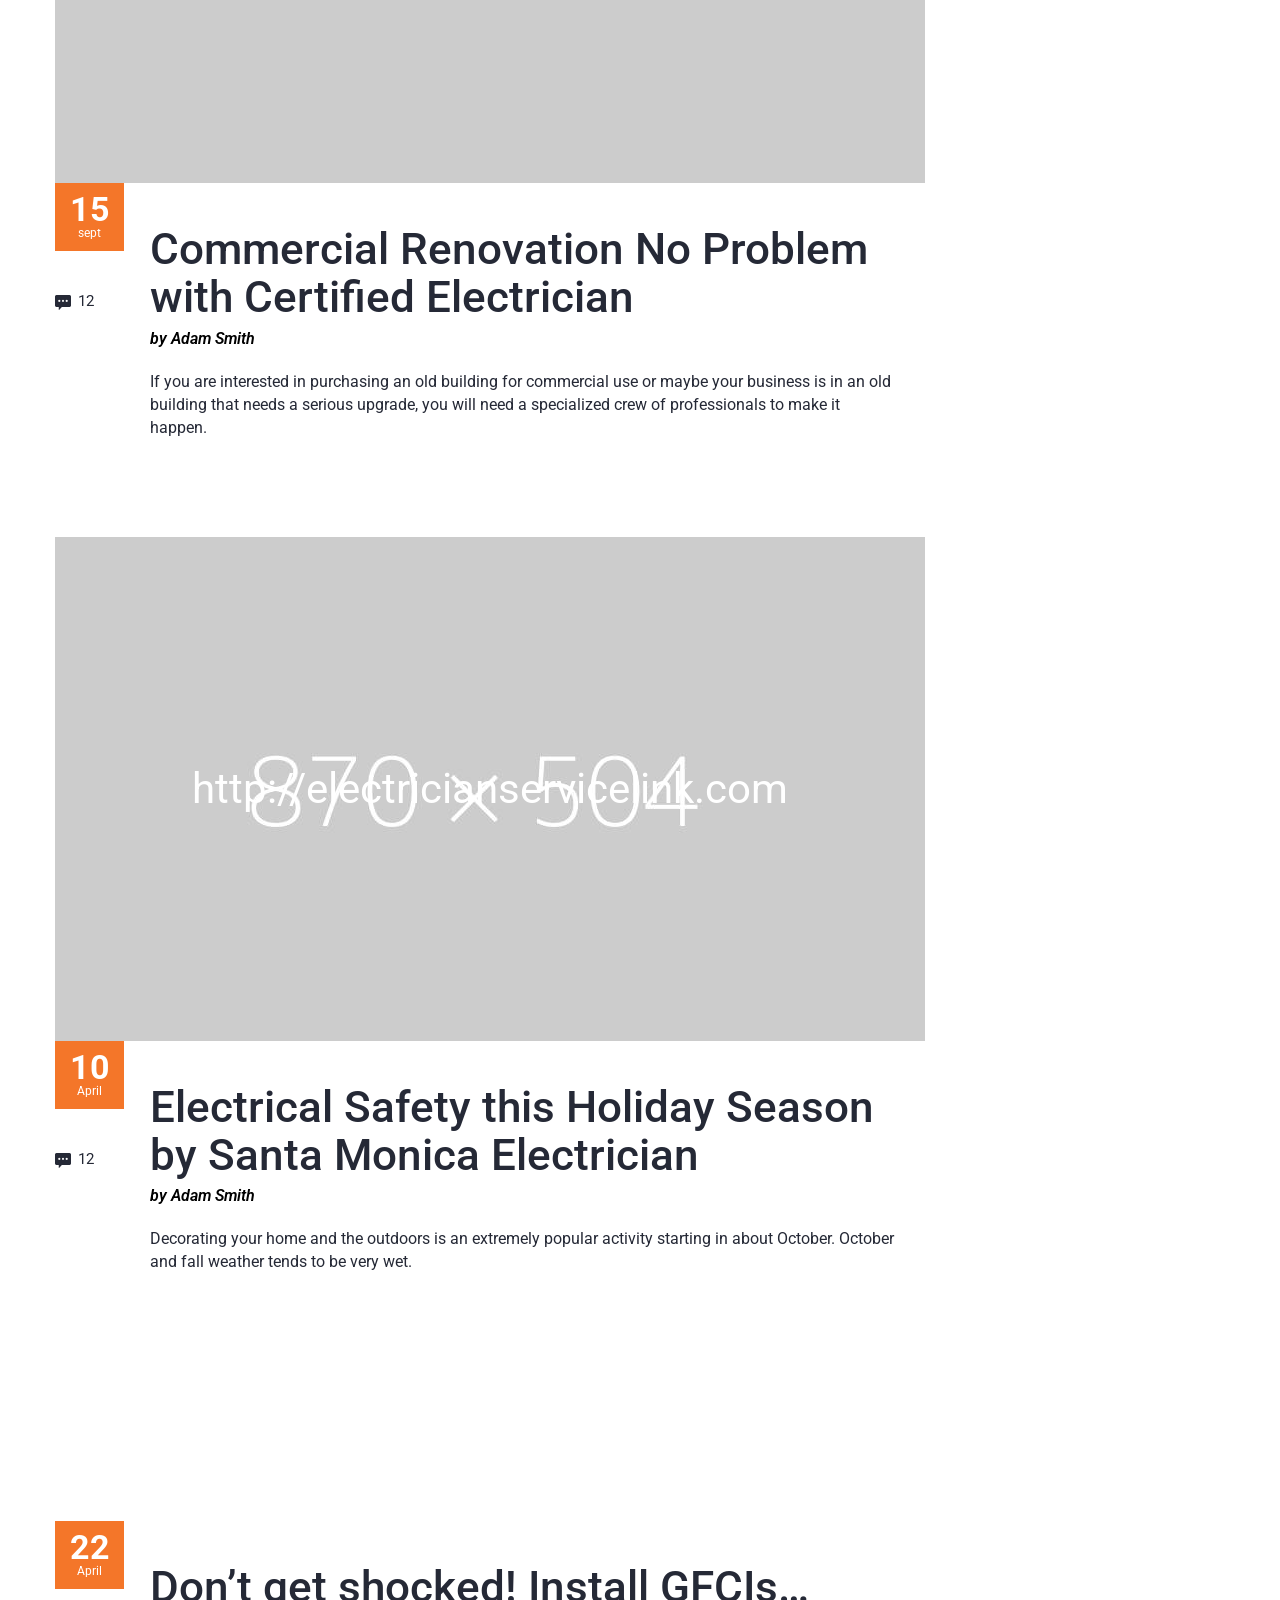
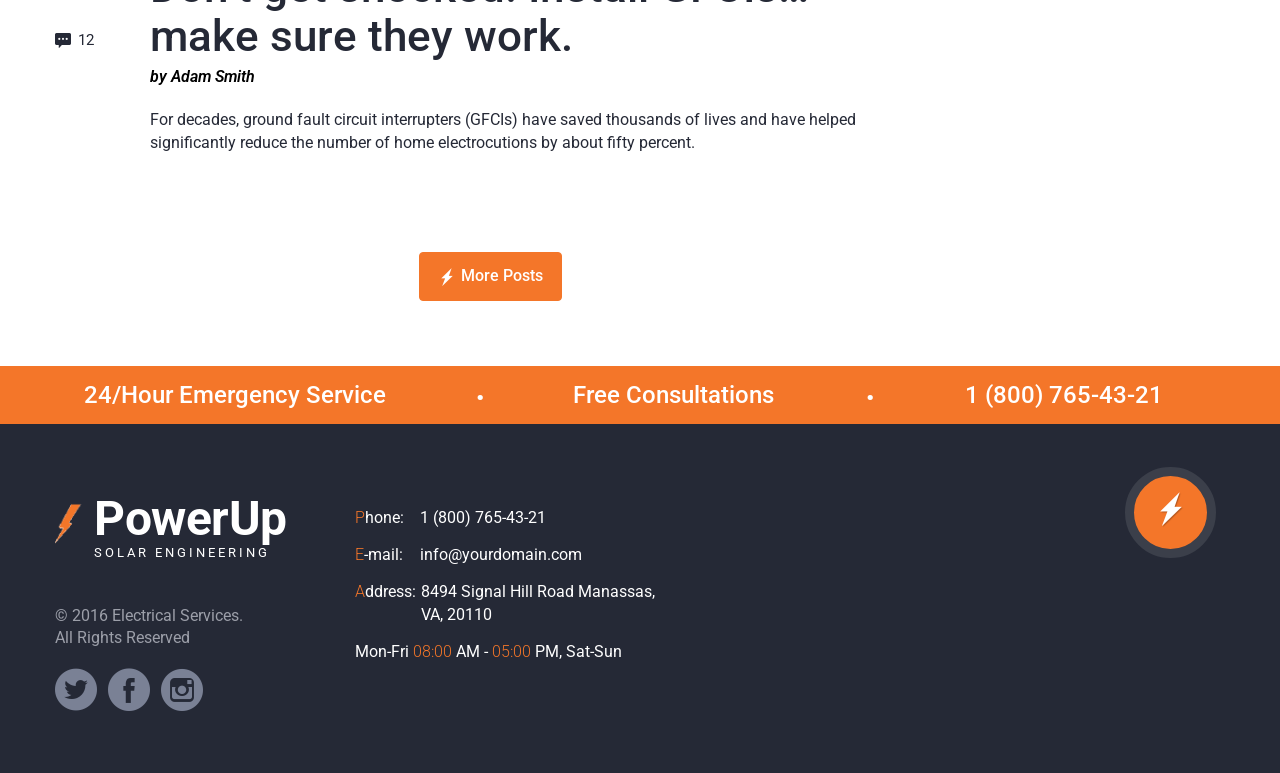
<file: blog.html>
<!DOCTYPE html>
<html lang="en">

<head>
	<meta charset="utf-8">
	<meta http-equiv="X-UA-Compatible" content="IE=edge">
	<meta name="viewport" content="width=device-width, initial-scale=1">
	<meta name="description" content="Latest news, tips, and updates from PowerUp Solar Engineering.">
	<meta name="author" content="PowerUp Solar Engineering">
	<link rel="icon" href="favicon.ico">
	<title>Blog | PowerUp Solar Engineering</title>
	<!-- Bootstrap core CSS -->
	<link href="css/plugins/bootstrap.min.css" rel="stylesheet">
	<link href="css/plugins/bootstrap-submenu.css" rel="stylesheet">
	<link href="css/plugins/animate.min.css" rel="stylesheet">
	<link href="css/plugins/slick.css" rel="stylesheet">
	<link href="css/custom.css?v=4" rel="stylesheet">
	<!-- HTML5 shim and Respond.js for IE8 support of HTML5 elements and media queries -->
	<!--[if lt IE 9]>
      <script src="https://oss.maxcdn.com/html5shiv/3.7.3/html5shiv.min.js"></script>
      <script src="https://oss.maxcdn.com/respond/1.4.2/respond.min.js"></script>
    <![endif]-->
	<!-- Icon Font-->
	<link href="iconfont/style.css" rel="stylesheet">
	<!-- Google Fonts -->
	<link href="https://fonts.googleapis.com/css?family=Roboto:100,100i,300,400,500,700,900" rel="stylesheet">
</head>

<body>
	<!-- Loader -->
	<div id="loader-wrapper" class="loader-on">
		<div id="loader">
			<div class="loader">
				<div class="bolt one">
					<div class="other"></div>
				</div>
				<div class="bolt two">
					<div class="other"></div>
				</div>
				<div class="bolt three">
					<div class="other"></div>
				</div>loading 
			</div>
		</div>
	</div>
	<!-- //Loader -->
	<!-- Header -->
	<header class="page-header">
		<!-- Fixed navbar -->
		<nav class="navbar" id="slide-nav">
			<div class="container">
				<div class="navbar-header">
					<div class="header-top">
						<div class="row">
							<div class="col-sm-4">
								<div class="social-links">
									<ul>
										<li>
											<a class="icon icon-twitter" href="#"></a>
										</li>
										<li>
											<a class="icon icon-facebook" href="#"></a>
										</li>
										<li>
											<a class="icon icon-instagram" href="#"></a>
										</li>
									</ul>
								</div>
							</div>
							<div class="col-sm-4 text-center">
								<div class="logo">
									<a href="index.html"><img src="images/bolt.gif" class="logo-bolt" alt=""><span class="logo-words"><strong class="logo-name">PowerUp</strong><span class="logo-sub">Solar Engineering</span></span></a>
								</div>
							</div>
							<div class="col-sm-4">
								<div class="phone">
									<div class="number"><i class="icon icon-telephone"></i><span>1 (800) 765-43-21</span></div>
									<div class="under-number">Call us now. Resistance is futile!</div>
								</div>
							</div>
						</div>
					</div>
					<button type="button" class="navbar-toggle"><i class="icon icon-interface icon-menu"></i><i class="icon icon-cancel"></i></button>
				</div>
				<div id="slidemenu" data-hover="dropdown" data-animations="fadeIn">
					<ul class="nav navbar-nav">
						<li><a href="index.html"><span class="electric-btn"><span class="text">Home</span></span></a></li>
						<li><a href="about.html"><span class="electric-btn"><span class="text">Our team</span></span></a></li>
						<li class="dropdown"><a href="services.html" data-toggle="dropdown" data-submenu=""><span class="electric-btn"><span class="text">Services</span></span><span class="ecaret"></span></a>
							<ul class="dropdown-menu" role="menu">
								<li class="dropdown-submenu"> <a href="#" data-toggle="dropdown" data-submenu="">Commercial <span class="ecaret"></span></a>
									<ul class="dropdown-menu">
										<li><a href="#">Panels Changes</a></li>
										<li><a href="#">Air Conditioning</a></li>
										<li><a href="#">Security Systems</a></li>
										<li><a href="#">Full-service layout</a></li>
										<li><a href="#">Wiring and installation</a></li>
										<li><a href="#">Emergency power</a></li>
									</ul>
								</li>
								<li class="dropdown-submenu"> <a href="#">Industrial<span class="ecaret"></span></a>
									<ul class="dropdown-menu">
										<li><a href="#">Full-service layout</a></li>
										<li><a href="#">Wiring and installation</a></li>
										<li><a href="#">Emergency power</a></li>
										<li><a href="#">Panels Changes</a></li>
										<li><a href="#">Air Conditioning</a></li>
										<li><a href="#">Security Systems</a></li>
									</ul>
								</li>
								<li><a href="#">Residential</a></li>
							</ul>
						</li>
						<li><a href="prices.html"><span class="electric-btn"><span class="text">Prices</span></span></a> </li>
						<li class="dropdown active"><a href="blog.html" data-toggle="dropdown" data-submenu=""><span class="electric-btn"><span class="text">Blog</span></span><span class="ecaret"></span></a>
							<ul class="dropdown-menu" role="menu">
								<li><a href="blog.html">Blog Classic</a></li>
								<li><a href="blog-card.html">Blog Post Card</a></li>
								<li><a href="blog-single.html">Blog Single post</a></li>
							</ul>
						</li>
						<li><a href="gallery.html"><span class="electric-btn"><span class="text">Gallery</span></span></a> </li>
						<li><a href="faq.html"><span class="electric-btn"><span class="text">FAQ</span></span></a> </li>
						<li><a href="contact.html"><span class="electric-btn"><span class="text">Contact</span></span></a> </li>
					</ul>
				</div>
			</div>
		</nav>
	</header>
	<!-- // Header -->
	<!-- Content  -->
	<div id="pageContent">
		<!-- Breadcrumb section -->
		<section class="breadcrumbs">
			<div class="container">
				<ol class="breadcrumb breadcrumb--wd pull-left">
					<li><a href="index.html">Home</a></li>
					<li class="active">Blog</li>
				</ol>
			</div>
		</section>
		<!-- Content section -->
		<section class="content">
			<div class="container">
				<h1 class="text-center">Blog <span class="color-alt">Posts</span></h1>
				<div class="divider-sm"></div>
				<div class="row">
					<div class="col-md-9 column-center">
						<div class="blog-post">
							<div class="post-image">
								<a href="blog-single.html"><img src="images/blog/blog-post-img-1.jpg" alt=""></a>
							</div>
							<div class="post-content">
								<h2 class="post-title"><a href="#">Commercial Renovation No Problem with Certified Electrician</a></h2>
								<div class="post-date"><span class="day">10</span><span class="month">sept</span></div>
								<div class="post-author">by Adam Smith</div>
								<div class="post-teaser">
									<p>If you are interested in purchasing an old building for commercial use or maybe your business is in an old building that needs a serious upgrade, you will need a specialized crew to make it happen.</p>
								</div>
								<div class="post-meta"><i class="icon icon-speech"></i><span>12</span></div>
							</div>
						</div>
						<div class="blog-post">
							<div class="post-image">
								<div class="post-video">
									<iframe src="https://player.vimeo.com/video/103180506"></iframe>
								</div>
							</div>
							<div class="post-content">
								<h2 class="post-title"><a href="#">Electrical Safety this Holiday Season by Santa Monica Electrician</a></h2>
								<div class="post-date"><span class="day">11</span><span class="month">sept</span></div>
								<div class="post-author">by Adam Smith</div>
								<div class="post-teaser">
									<p>Decorating your home and the outdoors is an extremely popular activity starting in about October. October and fall weather tends to be very wet. </p>
								</div>
								<div class="post-meta"><i class="icon icon-speech"></i><span>12</span></div>
							</div>
						</div>
						<div class="blog-post">
							<div class="post-image">
								<a href="blog-single.html"><img src="images/blog/blog-post-img-4.jpg" alt="">
									<div class="post-quote">
										<div class="vert-wrap">
											<div class="vert">
												<p>I love my new heaters. I should have done this years ago. The installation was done professionally and in the time frame allotted. It was a great experience.</p>
												<div class="quote-author">Michael M. Soderquist</div>
											</div>
										</div>
									</div>
								</a>
							</div>
							<div class="post-content">
								<h2 class="post-title"><a href="#">Don’t get shocked! Install GFCIs… make sure they work.</a></h2>
								<div class="post-date"><span class="day">10</span><span class="month">April</span></div>
								<div class="post-author">by Adam Smith</div>
								<div class="post-teaser">For decades, ground fault circuit interrupters (GFCIs) have saved thousands of lives and have helped significantly reduce the number of home electrocutions by about fifty percent.</div>
								<div class="post-meta"><i class="icon icon-speech"></i><span>12</span></div>
							</div>
						</div>
						<div class="blog-post">
							<div class="post-image">
								<div class="post-carousel">
									<a href="#"><img src="images/blog/blog-post-img-2.jpg" alt=""></a>
									<a href="#"><img src="images/blog/blog-post-img-2-1.jpg" alt=""></a>
									<a href="#"><img src="images/blog/blog-post-img-2-2.jpg" alt=""></a>
								</div>
							</div>
							<div class="post-content">
								<h2 class="post-title"><a href="#">Commercial Renovation No Problem with Certified Electrician</a></h2>
								<div class="post-date"><span class="day">15</span><span class="month">sept</span></div>
								<div class="post-author">by Adam Smith</div>
								<div class="post-teaser">
									<p>If you are interested in purchasing an old building for commercial use or maybe your business is in an old building that needs a serious upgrade, you will need a specialized crew of professionals to make it happen.</p>
								</div>
								<div class="post-meta"><i class="icon icon-speech"></i><span>12</span></div>
							</div>
						</div>
						<div class="blog-post">
							<div class="post-image">
								<a href="blog-single.html"><img src="images/blog/blog-post-img-3.jpg" alt=""></a>
								<div class="post-link-wrapper">
									<div class="vert-wrap">
										<div class="vert"> <a href="#" class="post-link">http://electricianservicelink.com</a> </div>
									</div>
								</div>
							</div>
							<div class="post-content">
								<h2 class="post-title"><a href="#">Electrical Safety this Holiday Season by Santa Monica Electrician</a></h2>
								<div class="post-date"><span class="day">10</span><span class="month">April</span></div>
								<div class="post-author">by Adam Smith</div>
								<div class="post-teaser">
									<p>Decorating your home and the outdoors is an extremely popular activity starting in about October. October and fall weather tends to be very wet. </p>
								</div>
								<div class="post-meta"><i class="icon icon-speech"></i><span>12</span></div>
							</div>
						</div>
						<div class="blog-post">
							<div class="post-image">
								<div class="post-music">
									<iframe src="https://w.soundcloud.com/player/?url=https%3A//api.soundcloud.com/tracks/40347410&amp;color=ff5500&amp;auto_play=false&amp;hide_related=false&amp;show_comments=true&amp;show_user=true&amp;show_reposts=false"></iframe>
								</div>
							</div>
							<div class="post-content">
								<h2 class="post-title"><a href="#">Don’t get shocked! Install GFCIs… make sure they work.</a></h2>
								<div class="post-date"><span class="day">22</span><span class="month">April</span></div>
								<div class="post-author">by Adam Smith</div>
								<div class="post-teaser">
									<p>For decades, ground fault circuit interrupters (GFCIs) have saved thousands of lives and have helped significantly reduce the number of home electrocutions by about fifty percent.</p>
								</div>
								<div class="post-meta"><i class="icon icon-speech"></i><span>12</span></div>
							</div>
						</div>
						<div class="text-center"><a class="btn btn-border view-more-post" data-load="post-more-ajax.txt"><i class="icon icon-lightning"></i>More Posts</a></div>
						<div id="postPreload"></div>
						<div class="divider"></div>
					</div>
					<div class="col-md-3 column-right">
						<div class="side-block">
							<h4>Archives</h4>
							<div class="calendar">
								<div class="calendar__header">November 2016</div>
								<table>
									<tr>
										<th>S</th>
										<th>M</th>
										<th>T</th>
										<th>W</th>
										<th>Th</th>
										<th>F</th>
										<th>S</th>
									</tr>
									<tr>
										<td></td>
										<td></td>
										<td>1</td>
										<td>2</td>
										<td>3</td>
										<td>4</td>
										<td>5</td>
									</tr>
									<tr>
										<td>6</td>
										<td>7</td>
										<td>8</td>
										<td>9</td>
										<td>10</td>
										<td>11</td>
										<td>12</td>
									</tr>
									<tr>
										<td>13</td>
										<td>14</td>
										<td>15</td>
										<td>16</td>
										<td class="selected">17</td>
										<td>18</td>
										<td>19</td>
									</tr>
									<tr>
										<td>20</td>
										<td>21</td>
										<td>22</td>
										<td>23</td>
										<td>24</td>
										<td>25</td>
										<td>26</td>
									</tr>
									<tr>
										<td>27</td>
										<td>28</td>
										<td>29</td>
										<td>30</td>
										<td>31</td>
										<td></td>
										<td></td>
									</tr>
								</table>
								<div class="calendar__footer"><a href="#">« Sep</a></div>
							</div>
						</div>
						<div class="side-block">
							<h4>Post Categories</h4>
							<ul class="category-list">
								<li><a href="#">Audios  <span>(2)</span></a></li>
								<li><a href="#">Daily Inspiration  <span>(7)</span></a></li>
								<li><a href="#">Freelance  <span>(3)</span></a></li>
								<li><a href="#">Links  <span>(1)</span></a></li>
								<li><a href="#">Mobile  <span>(1)</span></a></li>
								<li><a href="#">Photography  <span>(5)</span></a></li>
								<li><a href="#">Quotes  <span>(1)</span></a></li>
								<li><a href="#">Resources  <span>(3)</span></a></li>
								<li><a href="#">Status  <span>(1)</span></a></li>
							</ul>
						</div>
						<div class="side-block">
							<h4>Popular tags</h4>
							<ul class="tags-list">
								<li><a href="#">Electrical</a></li>
								<li><a href="#">Heating</a></li>
								<li><a href="#">Install</a></li>
								<li><a href="#">Air Conditioning</a></li>
								<li><a href="#">Light</a></li>
								<li><a href="#">Lamp</a></li>
								<li><a href="#">Security Systems</a></li>
								<li><a href="#">Service</a></li>
								<li><a href="#">Panels Changes</a></li>
							</ul>
						</div>
						<div class="side-block">
							<h4>Popular Posts</h4>
							<div class="blog-post post-preview">
								<div class="wrapper">
									<div class="post-image">
										<a href="blog-single.html"><img src="images/blog/blog-post-small-1.jpg" alt=""></a>
									</div>
									<div class="post-content">
										<div class="post-date"><span class="day">10</span><span class="month">sept</span></div>
										<div class="post-author">by Adam Smith</div>
										<div class="post-meta"><i class="icon icon-speech"></i><span>12</span></div>
										<h5 class="post-title"><a href="blog-single.html">Electrical Safety this Holiday Season by Santa Monica Electrician</a></h5>
										<div class="post-teaser">Decorating your home and the outdoors is an extremely popular activity starting in about October.</div>
									</div>
								</div>
							</div>
							<div class="blog-post post-preview">
								<div class="wrapper">
									<div class="post-image">
										<a href="blog-single.html"><img src="images/blog/blog-post-small-2.jpg" alt=""></a>
									</div>
									<div class="post-content">
										<div class="post-date"><span class="day">10</span><span class="month">sept</span></div>
										<div class="post-author">by Adam Smith</div>
										<div class="post-meta"><i class="icon icon-speech"></i><span>12</span></div>
										<h5 class="post-title"><a href="blog-single.html">Commercial Renovation No Problem with Certified Electrician</a></h5>
										<div class="post-teaser">If you are interested in purchasing an old building for commercial use or maybe your business...</div>
									</div>
								</div>
							</div>
						</div>
					</div>
				</div>
			</div>
	</div>
	<!-- // Content  -->
	<!-- Footer -->
	<div class="page-footer">
		<div class="back-to-top hidden-xs"><a href="#top"><span class="icon icon-lightning"></span></a></div>
		<div class="footer-top">
			<div class="container">
				<div class="row">
					<div class="col-sm-4">24/Hour Emergency Service</div>
					<div class="col-sm-1 hidden-xs">&nbsp;</div>
					<div class="col-sm-3">Free Consultations</div>
					<div class="col-sm-1 hidden-xs">&nbsp;</div>
					<div class="col-sm-3">1 (800) 765-43-21</div>
				</div>
			</div>
		</div>
		<div class="container">
			<div class="row footer-row">
				<div class="col-sm-3 col-lg-3">
					<div class="logo">
						<a href="index.html"><img src="images/bolt.gif" class="logo-bolt" alt=""><span class="logo-words logo-words--invert"><strong class="logo-name">PowerUp</strong><span class="logo-sub">Solar Engineering</span></span></a>
					</div>
					<div class="hidden-xs">
						<div class="copyright">© 2016 Electrical Services.
							<br> All Rights Reserved</div>
						<div class="social-links">
							<ul>
								<li>
									<a class="icon icon-twitter" href="#"></a>
								</li>
								<li>
									<a class="icon icon-facebook" href="#"></a>
								</li>
								<li>
									<a class="icon icon-instagram" href="#"></a>
								</li>
							</ul>
						</div>
					</div>
				</div>
				<div class="col-sm-4">
					<ul class="contact-list">
						<li><span class="list-label"><b>P</b>hone:  </span> <span class="text">1 (800) 765-43-21</span></li>
						<li><span class="list-label"><b>E</b>-mail:</span> <span class="text"><a href="mailto:info@yourdomain.com">info@yourdomain.com</a></span></li>
						<li><span class="list-label"><b>A</b>ddress:</span> <span class="text">8494 Signal Hill Road Manassas,<br> VA, 20110</span></li>
						<li>Mon-Fri <b>08:00</b> AM - <b>05:00</b> PM, Sat-Sun</li>
					</ul>
				</div>
				<div class="col-sm-5">
					<div id="footer-map"></div>
				</div>
				<div class="visible-xs text-center">
					<div class="copyright">© 2016 Electrical Services.
						<br> All Rights Reserved</div>
					<div class="social-links">
						<ul>
							<li>
								<a class="icon icon-twitter" href="#"></a>
							</li>
							<li>
								<a class="icon icon-facebook" href="#"></a>
							</li>
							<li>
								<a class="icon icon-instagram" href="#"></a>
							</li>
						</ul>
					</div>
				</div>
			</div>
		</div>
	</div>
	<!-- //Footer -->
	<script src="js/jquery.js"></script>
	<script src="js/plugins/bootstrap.min.js"></script>
	<script src="js/plugins/slick.min.js"></script>
	<script src="js/custom.js"></script>
</body>

</html>
</file>
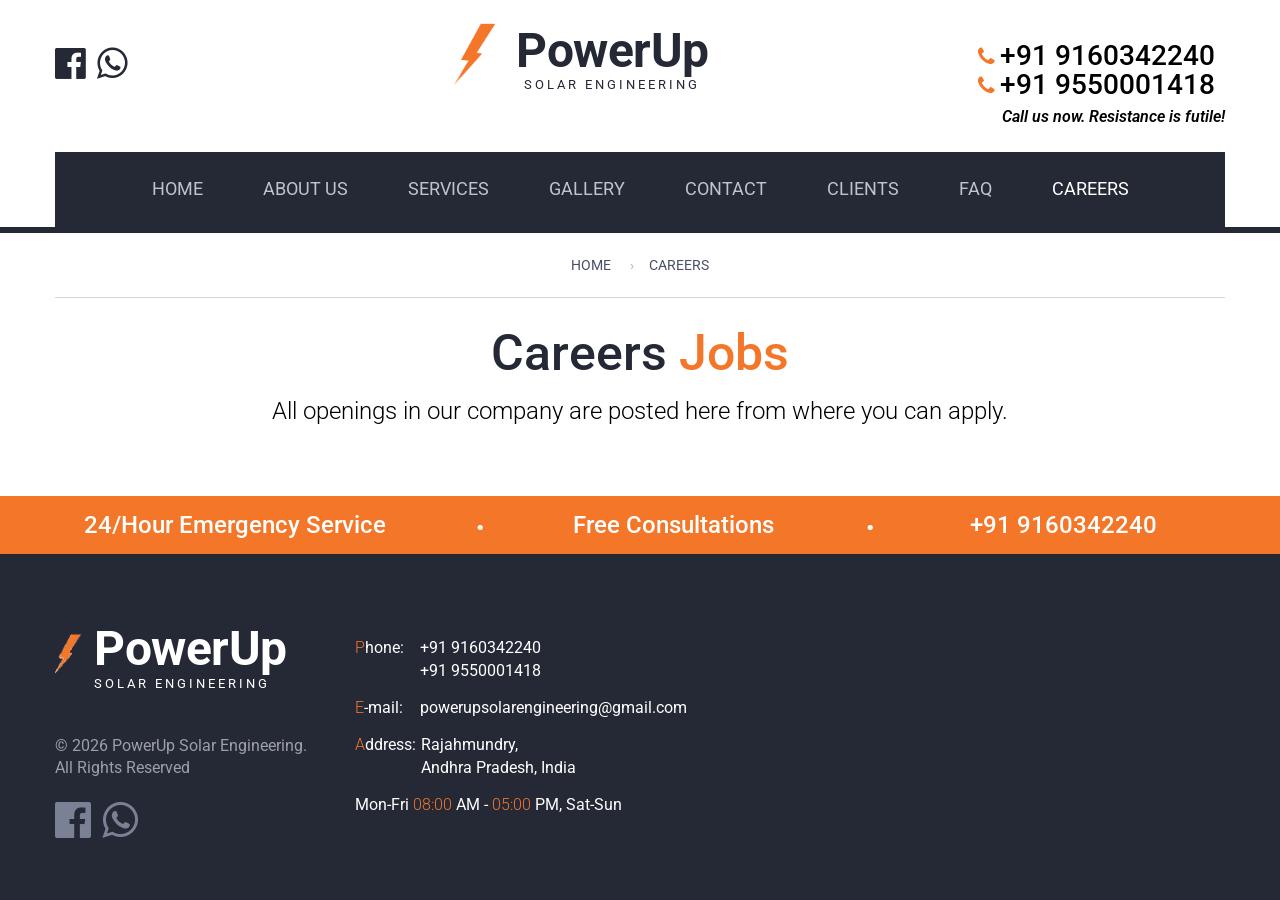
<file: careers.html>
<!DOCTYPE html>
<html lang="en">

<head>
	<meta charset="utf-8">
	<meta http-equiv="X-UA-Compatible" content="IE=edge">
	<meta name="viewport" content="width=device-width, initial-scale=1">
	<meta name="description" content="Explore career opportunities at PowerUp Solar Engineering. Join our team of skilled electrical and solar professionals.">
	<meta name="author" content="PowerUp Solar Engineering">
	<link rel="icon" href="favicon.ico">
	<title>Careers | PowerUp Solar Engineering</title>
	<!-- Bootstrap core CSS -->
	<link href="css/plugins/bootstrap.min.css" rel="stylesheet">
	<link href="css/plugins/bootstrap-submenu.css" rel="stylesheet">
	<link href="css/plugins/animate.min.css" rel="stylesheet">
	<link href="css/plugins/slick.css" rel="stylesheet">
	<link href="css/custom.css?v=4" rel="stylesheet">
	<link rel="stylesheet" href="css/plugins/font-awesome-4.7.0/css/font-awesome.min.css">
	<link href="css/plugins/pace/themes/orange/pace-theme-corner-indicator.css" rel="stylesheet" />
	<script type="text/javascript" src="js/plugins/pace/pace.min.js"></script>
	<!-- HTML5 shim and Respond.js for IE8 support of HTML5 elements and media queries -->
	<!--[if lt IE 9]>
      <script src="https://oss.maxcdn.com/html5shiv/3.7.3/html5shiv.min.js"></script>
      <script src="https://oss.maxcdn.com/respond/1.4.2/respond.min.js"></script>
    <![endif]-->
	<!-- Icon Font-->
	<link href="iconfont/style.css" rel="stylesheet">
	<!-- Google Fonts -->
	<link href="https://fonts.googleapis.com/css?family=Roboto:100,100i,300,400,500,700,900" rel="stylesheet">
</head>

<body>
	<!-- Loader -->
	<div id="loader-wrapper" class="loader-off">
		<div id="loader">
			<div class="loader">
				<div class="bolt one">
					<div class="other"></div>
				</div>
				<div class="bolt two">
					<div class="other"></div>
				</div>
				<div class="bolt three">
					<div class="other"></div>
				</div>loading
			</div>
		</div>
	</div>
	<!-- //Loader -->
	<!-- Header -->
	<header class="page-header">
		<!-- Fixed navbar -->
		<nav class="navbar" id="slide-nav">
			<div class="container">
				<div class="navbar-header">
					<div class="header-top">
						<div class="row">
							<div class="col-sm-4">
								<div class="social-links">
									<ul>
										<li>
											<a class="fa fa-facebook-official" href="#"></a>
										</li>
										<li>
											<a class="fa fa-whatsapp" href="https://wa.me/919160342240"></a>
										</li>
									</ul>
								</div>
							</div>
							<div class="col-sm-4 text-center">
								<div class="logo">
									<a href="index.html"><img src="images/bolt.gif" class="logo-bolt" alt=""><span class="logo-words"><strong class="logo-name">PowerUp</strong><span class="logo-sub">Solar Engineering</span></span></a>
								</div>
							</div>
							<div class="col-sm-4">
								<div class="phone">
									<div class="number"><i class="icon icon-telephone"></i><span>+91
											9160342240</span><br><i class="icon icon-telephone"></i><span>+91
											9550001418</span></div>
									<div class="under-number">Call us now. Resistance is futile!</div>
								</div>
							</div>
						</div>
					</div>
					<button type="button" class="navbar-toggle"><i class="icon icon-interface icon-menu"></i><i
							class="icon icon-cancel"></i></button>
				</div>
				<div id="slidemenu" data-hover="dropdown" data-animations="fadeIn">
					<ul class="nav navbar-nav">
						<li><a href="index.html"><span class="electric-btn"><span class="text">Home</span></span></a>
						</li>
						<li><a href="about.html"><span class="electric-btn"><span class="text">About
										Us</span></span></a></li>
						<li class="dropdown"><a href="services.html" data-toggle="dropdown" data-submenu=""><span
									class="electric-btn"><span class="text">Services</span></span></a>
							<!--<ul class="dropdown-menu" role="menu">
								<li class="dropdown-submenu"> <a href="#" data-toggle="dropdown" data-submenu="">Commercial <span class="ecaret"></span></a>
									<ul class="dropdown-menu">
										<li><a href="#">Panels Changes</a></li>
										<li><a href="#">Air Conditioning</a></li>
										<li><a href="#">Security Systems</a></li>
										<li><a href="#">Full-service layout</a></li>
										<li><a href="#">Wiring and installation</a></li>
										<li><a href="#">Emergency power</a></li>
									</ul>
								</li>
								<li class="dropdown-submenu"> <a href="#">Industrial<span class="ecaret"></span></a>
									<ul class="dropdown-menu">
										<li><a href="#">Full-service layout</a></li>
										<li><a href="#">Wiring and installation</a></li>
										<li><a href="#">Emergency power</a></li>
										<li><a href="#">Panels Changes</a></li>
										<li><a href="#">Air Conditioning</a></li>
										<li><a href="#">Security Systems</a></li>
									</ul>
								</li>
								<li><a href="#">Residential</a></li>
							</ul>-->
						</li>
						<li><a href="gallery.html"><span class="electric-btn"><span
										class="text">Gallery</span></span></a>
						</li>
						<li><a href="contact.html"><span class="electric-btn"><span
										class="text">Contact</span></span></a>
						</li>
						<li><a href="clients.html"><span class="electric-btn"><span
										class="text">Clients</span></span></a>
						</li>
						<li><a href="faq.html"><span class="electric-btn"><span class="text">FAQ</span></span></a>
						</li>
						<li class="active"><a href="careers.html"><span class="electric-btn"><span
										class="text">Careers</span></span></a>
						</li>
					</ul>
				</div>
			</div>
		</nav>
	</header>
	<!-- // Header -->
	<!-- Content  -->
	<div id="page-content">
		<!-- Breadcrumbs Block -->
		<div class="container">
			<div class="breadcrumbs">
				<ul class="breadcrumb">
					<li><a href="index.html">Home</a></li>
					<li class="active">Careers</li>
				</ul>
			</div>
		</div>
		<!-- //Breadcrumbs Block -->
		<!-- Block -->
		<div class="block block-content-top">
			<div class="container">
				<h1 class="text-center">Careers <b>Jobs</b></h1>
				<p class="font24 text-center">All openings in our company are posted here from where you can apply. </p>
			</div>
		</div>
		<!-- //Block -->
	</div>
	<!-- // Content  -->
	<!-- Footer -->
	<div class="page-footer">
		<div class="back-to-top hidden-xs"><a href="#top"><span class="icon icon-lightning"></span></a></div>
		<div class="footer-top">
			<div class="container">
				<div class="row">
					<div class="col-sm-4">24/Hour Emergency Service</div>
					<div class="col-sm-1 hidden-xs">&nbsp;</div>
					<div class="col-sm-3">Free Consultations</div>
					<div class="col-sm-1 hidden-xs">&nbsp;</div>
					<div class="col-sm-3">+91 9160342240</div>
				</div>
			</div>
		</div>
		<div class="container">
			<div class="row footer-row">
				<div class="col-sm-3 col-lg-3">
					<div class="logo">
						<a href="index.html"><img src="images/bolt.gif" class="logo-bolt" alt=""><span class="logo-words logo-words--invert"><strong class="logo-name">PowerUp</strong><span class="logo-sub">Solar Engineering</span></span></a>
					</div>
					<div class="hidden-xs">
						<div class="copyright">© 2026 PowerUp Solar Engineering.
							<br> All Rights Reserved
						</div>
						<div class="social-links">
							<ul>
								<li>
									<a class="fa fa-facebook-official" href="#"></a>
								</li>
								<li>
									<a class="fa fa-whatsapp" href="https://wa.me/919160342240"></a>
								</li>
							</ul>
						</div>
					</div>
				</div>
				<div class="col-sm-4">
					<ul class="contact-list">
						<li><span class="list-label"><b>P</b>hone: </span> <span class="text">+91 9160342240 <br>+91
								9550001418</span></li>
						<li><span class="list-label"><b>E</b>-mail:</span> <span class="text"><a
									href="mailto:powerupsolarengineering@gmail.com">powerupsolarengineering@gmail.com</a></span>
						</li>
						<li><span class="list-label"><b>A</b>ddress:</span> <span class="text">Rajahmundry,<br> Andhra
								Pradesh, India</span></li>
						<li>Mon-Fri <b>08:00</b> AM - <b>05:00</b> PM, Sat-Sun</li>
					</ul>
				</div>
				<div class="col-sm-5">
					<!--<div id="footer-map"></div>-->
					<iframe
						src="https://www.google.com/maps/embed?pb=!1m14!1m8!1m3!1d7629.632417839805!2d81.7737774!3d17.0326829!3m2!1i1024!2i768!4f13.1!3m3!1m2!1s0x3a37a6ac93d03089%3A0xb6da07709df49f73!2sTejaswi+Electricals+Engineering!5e0!3m2!1sen!2s!4v1504965328825"
						width="475" height="225" frameborder="0" style="border:0" allowfullscreen></iframe>
				</div>
				<div class="visible-xs text-center">
					<div class="copyright">© 2026 PowerUp Solar Engineering.
						<br> All Rights Reserved
					</div>
					<div class="social-links">
						<ul>
							<li>
								<a class="fa fa-facebook-official" href="#"></a>
							</li>
							<li>
								<a class="fa fa-whatsapp" href="https://wa.me/919160342240"></a>
							</li>
						</ul>
					</div>
				</div>
			</div>
		</div>
	</div>
	<!-- //Footer -->

	<script src="js/jquery.js"></script>
	<script src="js/plugins/bootstrap.min.js"></script>
	<script src="js/plugins/slick.min.js"></script>
	<script src="js/custom.js"></script>

</body>

</html>
</file>
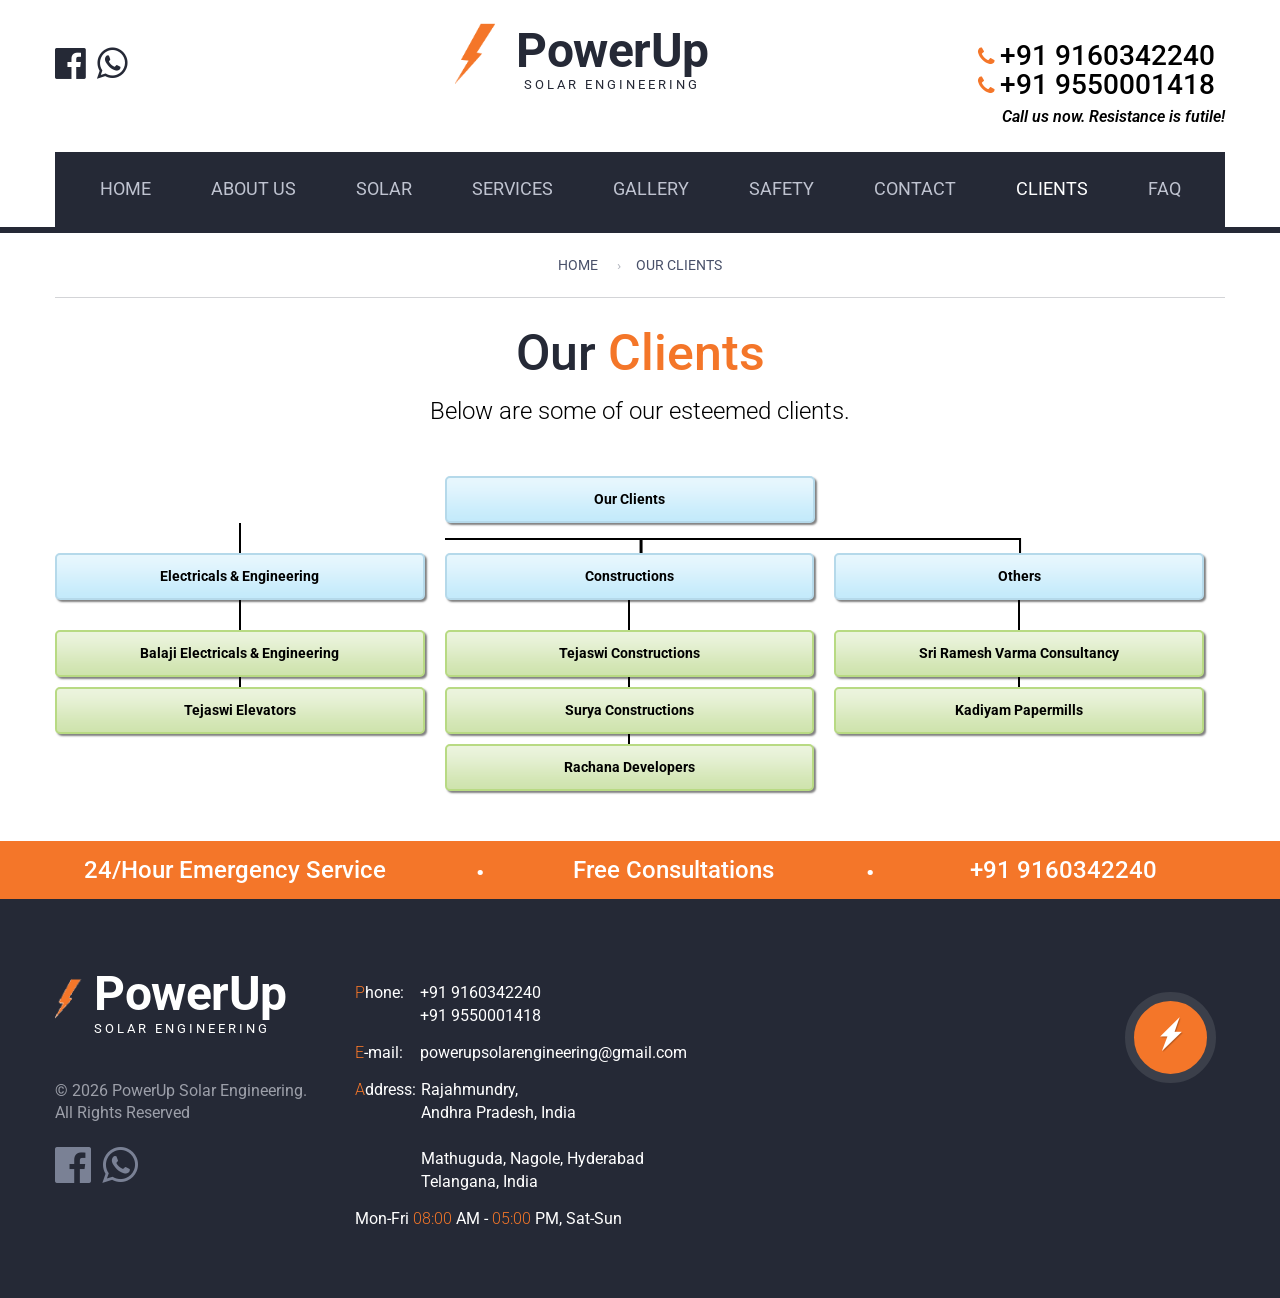
<file: clients.html>
<!DOCTYPE html>
<html lang="en">

<head>
	<meta charset="utf-8">
	<meta http-equiv="X-UA-Compatible" content="IE=edge">
	<meta name="viewport" content="width=device-width, initial-scale=1">
	<meta name="description" content="Trusted by leading businesses across Andhra Pradesh — see who PowerUp Solar Engineering has served.">
	<meta name="author" content="PowerUp Solar Engineering">
	<link rel="icon" href="favicon.ico">
	<title>Our Clients | PowerUp Solar Engineering</title>
	<!-- Bootstrap core CSS -->
	<link href="css/plugins/bootstrap.min.css" rel="stylesheet">
	<link href="css/plugins/bootstrap-submenu.css" rel="stylesheet">
	<link href="css/plugins/animate.min.css" rel="stylesheet">
	<link href="css/plugins/slick.css" rel="stylesheet">
	<link href="css/custom.css?v=4" rel="stylesheet">
	<link href="css/plugins/family-tree.css" rel="stylesheet">
	<link rel="stylesheet" href="css/plugins/font-awesome-4.7.0/css/font-awesome.min.css">
	<link rel="stylesheet" type="text/css" href="css/plugins/slickmap/slickmap.css">
	<link href="css/plugins/pace/themes/orange/pace-theme-corner-indicator.css" rel="stylesheet" />
	<script type="text/javascript" src="js/plugins/pace/pace.min.js"></script>
	<!-- HTML5 shim and Respond.js for IE8 support of HTML5 elements and media queries -->
	<!--[if lt IE 9]>
      <script src="https://oss.maxcdn.com/html5shiv/3.7.3/html5shiv.min.js"></script>
      <script src="https://oss.maxcdn.com/respond/1.4.2/respond.min.js"></script>
    <![endif]-->
	<!-- Icon Font-->
	<link href="iconfont/style.css" rel="stylesheet">
	<!-- Google Fonts -->
	<link href="https://fonts.googleapis.com/css?family=Roboto:100,100i,300,400,500,700,900" rel="stylesheet">
</head>

<body>
	<!-- Loader -->
	<div id="loader-wrapper" class="loader-off">
		<div id="loader">
			<div class="loader">
				<div class="bolt one">
					<div class="other"></div>
				</div>
				<div class="bolt two">
					<div class="other"></div>
				</div>
				<div class="bolt three">
					<div class="other"></div>
				</div>loading
			</div>
		</div>
	</div>
	<!-- //Loader -->
	<!-- Header -->
	<header class="page-header">
		<!-- Fixed navbar -->
		<nav class="navbar" id="slide-nav">
			<div class="container">
				<div class="navbar-header">
					<div class="header-top">
						<div class="row">
							<div class="col-sm-4">
								<div class="social-links">
									<ul>
										<li>
											<a class="fa fa-facebook-official" href="#"></a>
										</li>
										<li>
											<a class="fa fa-whatsapp" href="https://wa.me/919160342240"></a>
										</li>
									</ul>
								</div>
							</div>
							<div class="col-sm-4 text-center">
								<div class="logo">
									<a href="index.html"><img src="images/bolt.gif" class="logo-bolt" alt=""><span class="logo-words"><strong class="logo-name">PowerUp</strong><span class="logo-sub">Solar Engineering</span></span></a>
								</div>
							</div>
							<div class="col-sm-4">
								<div class="phone">
									<div class="number"><i class="icon icon-telephone"></i><span>+91
											9160342240</span><br><i class="icon icon-telephone"></i><span>+91
											9550001418</span></div>
									<div class="under-number">Call us now. Resistance is futile!</div>
								</div>
							</div>
						</div>
					</div>
					<button type="button" class="navbar-toggle"><i class="icon icon-interface icon-menu"></i><i
							class="icon icon-cancel"></i></button>
				</div>
				<div id="slidemenu" data-hover="dropdown" data-animations="fadeIn">
					<ul class="nav navbar-nav">
						<li><a href="index.html"><span class="electric-btn"><span class="text">Home</span></span></a>
						</li>
						<li><a href="about.html"><span class="electric-btn"><span class="text">About
										Us</span></span></a></li>
						<li><a href="solar.html"><span class="electric-btn"><span class="text">Solar</span></span></a></li>
						<li class="dropdown"><a href="services.html" data-toggle="dropdown" data-submenu=""><span
									class="electric-btn"><span class="text">Services</span></span></a>
							<!--<ul class="dropdown-menu" role="menu">
								<li class="dropdown-submenu"> <a href="#" data-toggle="dropdown" data-submenu="">Commercial <span class="ecaret"></span></a>
									<ul class="dropdown-menu">
										<li><a href="#">Panels Changes</a></li>
										<li><a href="#">Air Conditioning</a></li>
										<li><a href="#">Security Systems</a></li>
										<li><a href="#">Full-service layout</a></li>
										<li><a href="#">Wiring and installation</a></li>
										<li><a href="#">Emergency power</a></li>
									</ul>
								</li>
								<li class="dropdown-submenu"> <a href="#">Industrial<span class="ecaret"></span></a>
									<ul class="dropdown-menu">
										<li><a href="#">Full-service layout</a></li>
										<li><a href="#">Wiring and installation</a></li>
										<li><a href="#">Emergency power</a></li>
										<li><a href="#">Panels Changes</a></li>
										<li><a href="#">Air Conditioning</a></li>
										<li><a href="#">Security Systems</a></li>
									</ul>
								</li>
								<li><a href="#">Residential</a></li>
							</ul>-->
						</li>
						<li><a href="gallery.html"><span class="electric-btn"><span
										class="text">Gallery</span></span></a>
						</li>
						<li><a href="safety.html"><span class="electric-btn"><span class="text">Safety</span></span></a>
						</li>
						<li><a href="contact.html"><span class="electric-btn"><span
										class="text">Contact</span></span></a>
						</li>
						<li class="active"><a href="clients.html"><span class="electric-btn"><span
										class="text">Clients</span></span></a>
						</li>
						<li><a href="faq.html"><span class="electric-btn"><span class="text">FAQ</span></span></a>
						</li>
					</ul>
				</div>
			</div>
		</nav>
	</header>
	<!-- // Header -->
	<!-- Content  -->
	<div id="page-content">
		<!-- Breadcrumbs Block -->
		<div class="container">
			<div class="breadcrumbs">
				<ul class="breadcrumb">
					<li><a href="index.html">Home</a></li>
					<li class="active">Our Clients</li>
				</ul>
			</div>
		</div>
		<!-- //Breadcrumbs Block -->
		<!-- Block -->
		<div class="block block-content-top">
			<div class="container">
				<h1 class="text-center">Our <b>Clients</b></h1>
				<p class="font24 text-center">Below are some of our esteemed clients.</p>
				<div class="clientmap">
					<ul id="primaryNav" class="col3">
						<li id="home">
							<p>Our Clients</p>
						</li>
						<li id="services">
							<p>Electricals & Engineering</p>
							<ul>
								<li>
									<p>Balaji Electricals & Engineering</p>
								</li>
								<li>
									<p>Tejaswi Elevators</p>
								</li>
							</ul>
						</li>
						<li>
							<p>Constructions</p>
							<ul>
								<li>
									<p>Tejaswi Constructions</p>
								</li>
								<li>
									<p>Surya Constructions</p>
								</li>
								<li>
									<p>Rachana Developers</p>
								</li>
							</ul>
						</li>
						<li>
							<p>Others</p>
							<ul>
								<li>
									<p>Sri Ramesh Varma Consultancy</p>
								</li>
								<li>
									<p>Kadiyam Papermills</p>
								</li>
							</ul>
						</li>
					</ul>
				</div>
			</div>
		</div>
		<!-- //Block -->
	</div>
	<!-- // Content  -->
	<!-- Footer -->
	<div class="page-footer">
		<div class="back-to-top hidden-xs"><a href="#top"><span class="icon icon-lightning"></span></a></div>
		<div class="footer-top">
			<div class="container">
				<div class="row">
					<div class="col-sm-4">24/Hour Emergency Service</div>
					<div class="col-sm-1 hidden-xs">&nbsp;</div>
					<div class="col-sm-3">Free Consultations</div>
					<div class="col-sm-1 hidden-xs">&nbsp;</div>
					<div class="col-sm-3">+91 9160342240</div>
				</div>
			</div>
		</div>
		<div class="container">
			<div class="row footer-row">
				<div class="col-sm-3 col-lg-3">
					<div class="logo">
						<a href="index.html"><img src="images/bolt.gif" class="logo-bolt" alt=""><span class="logo-words logo-words--invert"><strong class="logo-name">PowerUp</strong><span class="logo-sub">Solar Engineering</span></span></a>
					</div>
					<div class="hidden-xs">
						<div class="copyright">© 2026 PowerUp Solar Engineering.
							<br> All Rights Reserved
						</div>
						<div class="social-links">
							<ul>
								<li>
									<a class="fa fa-facebook-official" href="#"></a>
								</li>
								<li>
									<a class="fa fa-whatsapp" href="https://wa.me/919160342240"></a>
								</li>
							</ul>
						</div>
					</div>
				</div>
				<div class="col-sm-4">
					<ul class="contact-list">
						<li><span class="list-label"><b>P</b>hone: </span> <span class="text">+91 9160342240 <br>+91
								9550001418</span></li>
						<li><span class="list-label"><b>E</b>-mail:</span> <span class="text"><a
									href="mailto:powerupsolarengineering@gmail.com">powerupsolarengineering@gmail.com</a></span>
						</li>
						<li><span class="list-label"><b>A</b>ddress:</span> <span class="text">Rajahmundry,<br> Andhra
								Pradesh, India <br><br>Mathuguda, Nagole, Hyderabad <br> Telangana, India</span></li>
						<li>Mon-Fri <b>08:00</b> AM - <b>05:00</b> PM, Sat-Sun</li>
					</ul>
				</div>
				<div class="col-sm-5">
					<!--<div id="footer-map"></div>-->
					<iframe
						src="https://www.google.com/maps/embed?pb=!1m14!1m8!1m3!1d7629.632417839805!2d81.7737774!3d17.0326829!3m2!1i1024!2i768!4f13.1!3m3!1m2!1s0x3a37a6ac93d03089%3A0xb6da07709df49f73!2sTejaswi+Electricals+Engineering!5e0!3m2!1sen!2s!4v1504965328825"
						width="475" height="225" frameborder="0" style="border:0" allowfullscreen></iframe>
				</div>
				<div class="visible-xs text-center">
					<div class="copyright">© 2026 PowerUp Solar Engineering.
						<br> All Rights Reserved
					</div>
					<div class="social-links">
						<ul>
							<li>
								<a class="fa fa-facebook-official" href="#"></a>
							</li>
							<li>
								<a class="fa fa-whatsapp" href="https://wa.me/919160342240"></a>
							</li>
						</ul>
					</div>
				</div>
			</div>
		</div>
	</div>
	<!-- //Footer -->

	<script src="js/jquery.js"></script>
	<script src="js/plugins/bootstrap.min.js"></script>
	<script src="js/plugins/slick.min.js"></script>
	<script src="js/custom.js"></script>
</body>

</html>
</file>
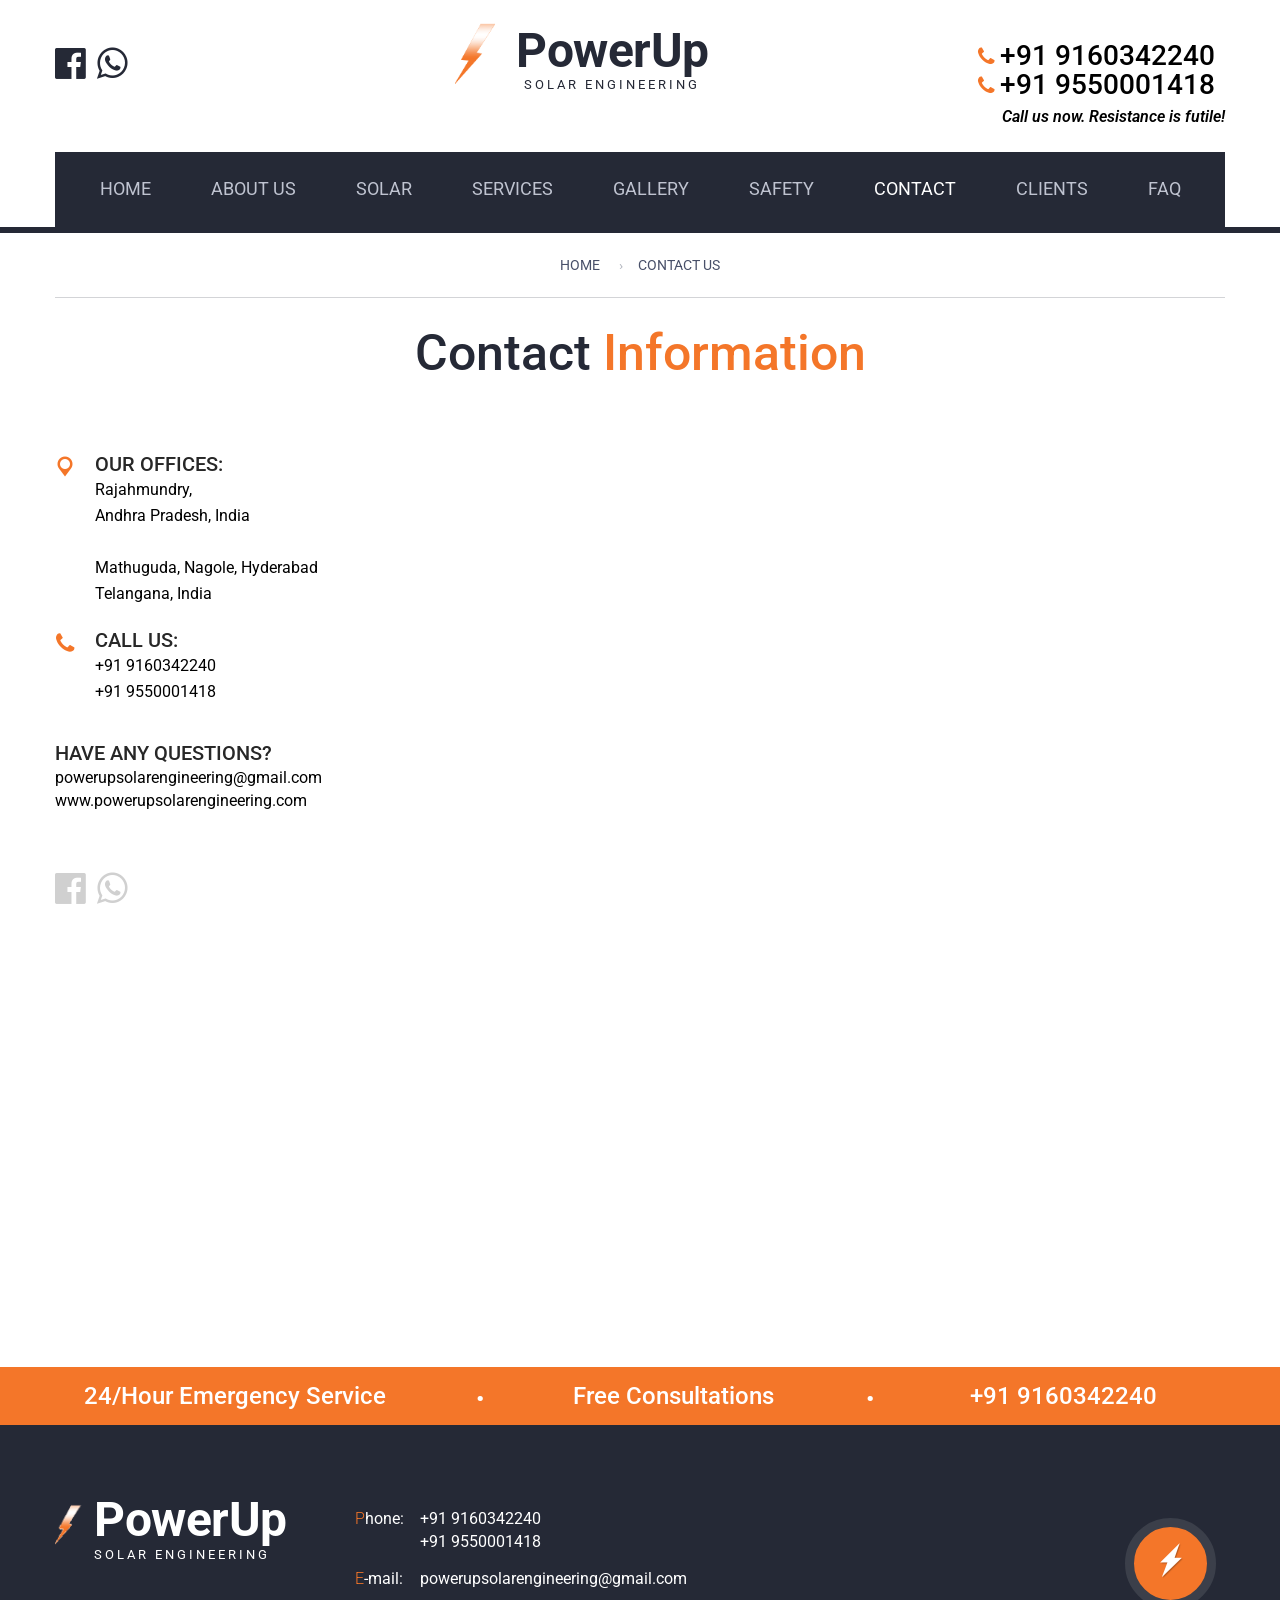
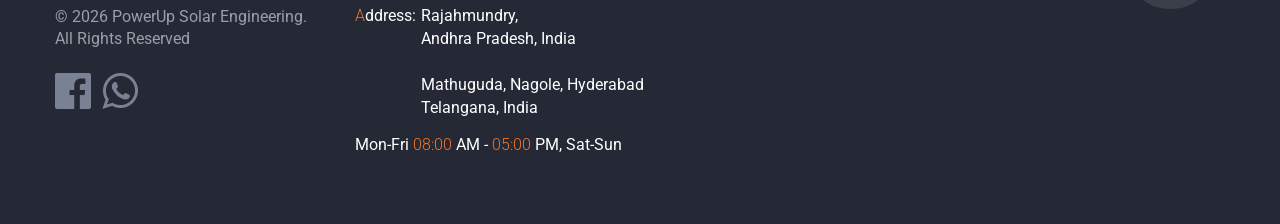
<file: contact.html>
<!DOCTYPE html>
<html lang="en">

<head>
	<meta charset="utf-8">
	<meta http-equiv="X-UA-Compatible" content="IE=edge">
	<meta name="viewport" content="width=device-width, initial-scale=1">
	<meta name="description" content="Get in touch with PowerUp Solar Engineering. Call us, email us, or fill out the contact form for free consultations.">
	<meta name="author" content="PowerUp Solar Engineering">
	<link rel="icon" href="favicon.ico">
	<title>Contact Us | PowerUp Solar Engineering</title>
	<!-- Bootstrap core CSS -->
	<link href="css/plugins/bootstrap.min.css" rel="stylesheet">
	<link href="css/plugins/bootstrap-submenu.css" rel="stylesheet">
	<link href="css/plugins/animate.min.css" rel="stylesheet">
	<link href="css/plugins/slick.css" rel="stylesheet">
	<link href="css/custom.css?v=4" rel="stylesheet">
	<link rel="stylesheet" href="css/plugins/font-awesome-4.7.0/css/font-awesome.min.css">
	<link href="css/plugins/pace/themes/orange/pace-theme-corner-indicator.css" rel="stylesheet" />
	<script type="text/javascript" src="js/plugins/pace/pace.min.js"></script>
	<!-- HTML5 shim and Respond.js for IE8 support of HTML5 elements and media queries -->
	<!--[if lt IE 9]>
      <script src="https://oss.maxcdn.com/html5shiv/3.7.3/html5shiv.min.js"></script>
      <script src="https://oss.maxcdn.com/respond/1.4.2/respond.min.js"></script>
    <![endif]-->
	<!-- Icon Font-->
	<link href="iconfont/style.css" rel="stylesheet">
	<!-- Google Fonts -->
	<link href="https://fonts.googleapis.com/css?family=Roboto:100,100i,300,400,500,700,900" rel="stylesheet">
</head>

<body>
	<!-- Loader -->
	<div id="loader-wrapper" class="loader-off">
		<div id="loader">
			<div class="loader">
				<div class="bolt one">
					<div class="other"></div>
				</div>
				<div class="bolt two">
					<div class="other"></div>
				</div>
				<div class="bolt three">
					<div class="other"></div>
				</div>loading
			</div>
		</div>
	</div>
	<!-- //Loader -->
	<!-- Header -->
	<header class="page-header">
		<!-- Fixed navbar -->
		<nav class="navbar" id="slide-nav">
			<div class="container">
				<div class="navbar-header">
					<div class="header-top">
						<div class="row">
							<div class="col-sm-4">
								<div class="social-links">
									<ul>
										<li>
											<a class="fa fa-facebook-official" href="#"></a>
										</li>
										<li>
											<a class="fa fa-whatsapp" href="https://wa.me/919160342240"></a>
										</li>
									</ul>
								</div>
							</div>
							<div class="col-sm-4 text-center">
								<div class="logo">
									<a href="index.html"><img src="images/bolt.gif" class="logo-bolt" alt=""><span class="logo-words"><strong class="logo-name">PowerUp</strong><span class="logo-sub">Solar Engineering</span></span></a>
								</div>
							</div>
							<div class="col-sm-4">
								<div class="phone">
									<div class="number"><i class="icon icon-telephone"></i><span>+91
											9160342240</span><br><i class="icon icon-telephone"></i><span>+91
											9550001418</span></div>
									<div class="under-number">Call us now. Resistance is futile!</div>
								</div>
							</div>
						</div>
					</div>
					<button type="button" class="navbar-toggle"><i class="icon icon-interface icon-menu"></i><i
							class="icon icon-cancel"></i></button>
				</div>
				<div id="slidemenu" data-hover="dropdown" data-animations="fadeIn">
					<ul class="nav navbar-nav">
						<li><a href="index.html"><span class="electric-btn"><span class="text">Home</span></span></a>
						</li>
						<li><a href="about.html"><span class="electric-btn"><span class="text">About
										Us</span></span></a></li>
						<li><a href="solar.html"><span class="electric-btn"><span class="text">Solar</span></span></a></li>
						<li class="dropdown"><a href="services.html" data-toggle="dropdown" data-submenu=""><span
									class="electric-btn"><span class="text">Services</span></span></a>
							<!--<ul class="dropdown-menu" role="menu">
								<li class="dropdown-submenu"> <a href="#" data-toggle="dropdown" data-submenu="">Commercial <span class="ecaret"></span></a>
									<ul class="dropdown-menu">
										<li><a href="#">Panels Changes</a></li>
										<li><a href="#">Air Conditioning</a></li>
										<li><a href="#">Security Systems</a></li>
										<li><a href="#">Full-service layout</a></li>
										<li><a href="#">Wiring and installation</a></li>
										<li><a href="#">Emergency power</a></li>
									</ul>
								</li>
								<li class="dropdown-submenu"> <a href="#">Industrial<span class="ecaret"></span></a>
									<ul class="dropdown-menu">
										<li><a href="#">Full-service layout</a></li>
										<li><a href="#">Wiring and installation</a></li>
										<li><a href="#">Emergency power</a></li>
										<li><a href="#">Panels Changes</a></li>
										<li><a href="#">Air Conditioning</a></li>
										<li><a href="#">Security Systems</a></li>
									</ul>
								</li>
								<li><a href="#">Residential</a></li>
							</ul>-->
						</li>
						<li><a href="gallery.html"><span class="electric-btn"><span
										class="text">Gallery</span></span></a>
						</li>
						<li><a href="safety.html"><span class="electric-btn"><span class="text">Safety</span></span></a>
						</li>
						<li class="active"><a href="contact.html"><span class="electric-btn"><span
										class="text">Contact</span></span></a>
						</li>
						<li><a href="clients.html"><span class="electric-btn"><span
										class="text">Clients</span></span></a>
						</li>
						<li><a href="faq.html"><span class="electric-btn"><span class="text">FAQ</span></span></a>
						</li>
					</ul>
				</div>
			</div>
		</nav>
	</header>
	<!-- // Header -->
	<!-- Content  -->
	<div id="page-content">
		<!-- Breadcrumbs Block -->
		<div class="container">
			<div class="breadcrumbs">
				<ul class="breadcrumb">
					<li><a href="index.html">Home</a></li>
					<li class="active">Contact Us</li>
				</ul>
			</div>
		</div>
		<!-- //Breadcrumbs Block -->
		<!-- Block -->
		<div class="block" style="margin-top: -30px;">
			<h1 class="text-center decor color">Contact <b>Information</b></h1>
			<div class="divider"></div>
			<!--<div id="map"></div>
			<iframe id="map" src="https://www.google.com/maps/embed?pb=!1m14!1m8!1m3!1d7629.632417839805!2d81.7737774!3d17.0326829!3m2!1i1024!2i768!4f13.1!3m3!1m2!1s0x3a37a6ac93d03089%3A0xb6da07709df49f73!2sTejaswi+Electricals+Engineering!5e0!3m2!1sen!2s!4v1504965328825" width="475" height="225" frameborder="0" style="border:0" allowfullscreen></iframe>-->
		</div>
		<!-- //Block -->
		<!-- Block -->
		<div class="block">
			<div class="container">
				<div class="row">
					<div class="col-sm-5 col-md-3">
						<div class="address">
							<div class="address-block">
								<i class="icon icon-map-marker"></i>
								<h6 class="text-uppercase">Our Offices:</h6>Rajahmundry,<br> Andhra Pradesh, India <br><br>
								 Mathuguda, Nagole, Hyderabad<br> Telangana, India 
							</div>
							<div class="address-block">
								<i class="icon icon-telephone"></i>
								<h6 class="text-uppercase">Call us:</h6> +91 9160342240 <br>+91 9550001418
							</div>
							<div class="divider-sm"></div>
							<h6>Have any questions?</h6>
							<p><a href="mailto:powerupsolarengineering@gmail.com">powerupsolarengineering@gmail.com</a>
								<br>
								<a href="index.html">www.powerupsolarengineering.com</a>
							</p>
						</div>
						<div class="divider"></div>
						<div class="social-links">
							<ul>
								<li>
									<a class="fa fa-facebook-official" href="#"></a>
								</li>
								<li>
									<a class="fa fa-whatsapp" href="https://wa.me/919160342240"></a>
								</li>
							</ul>
						</div>
					</div>
					<div class="col-sm-1 visible-lg"></div>
					<div class="col-sm-7 col-md-8">
						<iframe
							src="https://docs.google.com/forms/d/e/1FAIpQLSf9htAIDm-4TzXtrTkc2tw5GggWm0DSs_uprfbhr2y16lTU2Q/viewform?embedded=true"
							width="700" height="890" frameborder="0" marginheight="0" marginwidth="0"
							scrolling="no">Loading...</iframe>
						<!--<form id="contactform" class="contact-form" name="contactform" method="post" novalidate>
							<div id="success">
								<p>Your message was sent successfully!</p>
							</div>
							<div id="error">
								<p>Something went wrong, try refreshing and submitting the form again.</p>
							</div>
							<div class="inputs-col">
								<div class="row">
									<div class="col-md-6">
										<div class="input-wrapper">
											<label>Name <span class="required">*</span></label>
											<input type="text" class="input-custom input-full" name="name" placeholder="Your name">
										</div>
									</div>
									<div class="col-md-6">
										<div class="input-wrapper">
											<label>Phone</label>
											<input type="text" class="input-custom input-full" name="phone" placeholder="9160342240 (10 digits)">
										</div>
									</div>
								</div>
								<div class="input-wrapper">
									<label>Email <span class="required">*</span></label>
									<input type="text" class="input-custom input-full" name="email" placeholder="Enter a valid email id">
								</div>
							</div>
							<div>
								<label>Message <span class="required">*</span></label>
								<textarea class="textarea-custom input-full" name="message"></textarea>
							</div>
							<button type="submit" id="submit" class="btn btn-border"><i class="icon icon-lightning"></i><span>Send Message</span></button>
						</form>-->
					</div>
				</div>
			</div>
		</div>
		<!-- //Block -->

	</div>
	<!-- // Content  -->
	<!-- Footer -->
	<div class="page-footer">
		<div class="back-to-top hidden-xs"><a href="#top"><span class="icon icon-lightning"></span></a></div>
		<div class="footer-top">
			<div class="container">
				<div class="row">
					<div class="col-sm-4">24/Hour Emergency Service</div>
					<div class="col-sm-1 hidden-xs">&nbsp;</div>
					<div class="col-sm-3">Free Consultations</div>
					<div class="col-sm-1 hidden-xs">&nbsp;</div>
					<div class="col-sm-3">+91 9160342240</div>
				</div>
			</div>
		</div>
		<div class="container">
			<div class="row footer-row">
				<div class="col-sm-3 col-lg-3">
					<div class="logo">
						<a href="index.html"><img src="images/bolt.gif" class="logo-bolt" alt=""><span class="logo-words logo-words--invert"><strong class="logo-name">PowerUp</strong><span class="logo-sub">Solar Engineering</span></span></a>
					</div>
					<div class="hidden-xs">
						<div class="copyright">© 2026 PowerUp Solar Engineering.
							<br> All Rights Reserved
						</div>
						<div class="social-links">
							<ul>
								<li>
									<a class="fa fa-facebook-official" href="#"></a>
								</li>
								<li>
									<a class="fa fa-whatsapp" href="https://wa.me/919160342240"></a>
								</li>
							</ul>
						</div>
					</div>
				</div>
				<div class="col-sm-4">
					<ul class="contact-list">
						<li><span class="list-label"><b>P</b>hone: </span> <span class="text">+91 9160342240 <br>+91
								9550001418</span></li>
						<li><span class="list-label"><b>E</b>-mail:</span> <span class="text"><a
									href="mailto:powerupsolarengineering@gmail.com">powerupsolarengineering@gmail.com</a></span>
						</li>
						<li><span class="list-label"><b>A</b>ddress:</span> <span class="text">Rajahmundry,<br> Andhra
								Pradesh, India <br><br>Mathuguda, Nagole, Hyderabad <br> Telangana, India</span></li>
						<li>Mon-Fri <b>08:00</b> AM - <b>05:00</b> PM, Sat-Sun</li>
					</ul>
				</div>
				<div class="col-sm-5">
					<!--<div id="footer-map"></div>-->
					<iframe
						src="https://www.google.com/maps/embed?pb=!1m14!1m8!1m3!1d7629.632417839805!2d81.7737774!3d17.0326829!3m2!1i1024!2i768!4f13.1!3m3!1m2!1s0x3a37a6ac93d03089%3A0xb6da07709df49f73!2sTejaswi+Electricals+Engineering!5e0!3m2!1sen!2s!4v1504965328825"
						width="475" height="225" frameborder="0" style="border:0" allowfullscreen></iframe>
				</div>
				<div class="visible-xs text-center">
					<div class="copyright">© 2026 PowerUp Solar Engineering.
						<br> All Rights Reserved
					</div>
					<div class="social-links">
						<ul>
							<li>
								<a class="fa fa-facebook-official" href="#"></a>
							</li>
							<li>
								<a class="fa fa-whatsapp" href="https://wa.me/919160342240"></a>
							</li>
						</ul>
					</div>
				</div>
			</div>
		</div>
	</div>
	<!-- //Footer -->

	<script src="js/jquery.js"></script>
	<script src="js/plugins/bootstrap.min.js"></script>
	<script src="js/plugins/slick.min.js"></script>
	<script src="js/plugins/jquery.form.js"></script>
	<script src="js/plugins/jquery.validate.min.js"></script>
	<script src="js/custom.js"></script>

</body>

</html>
</file>
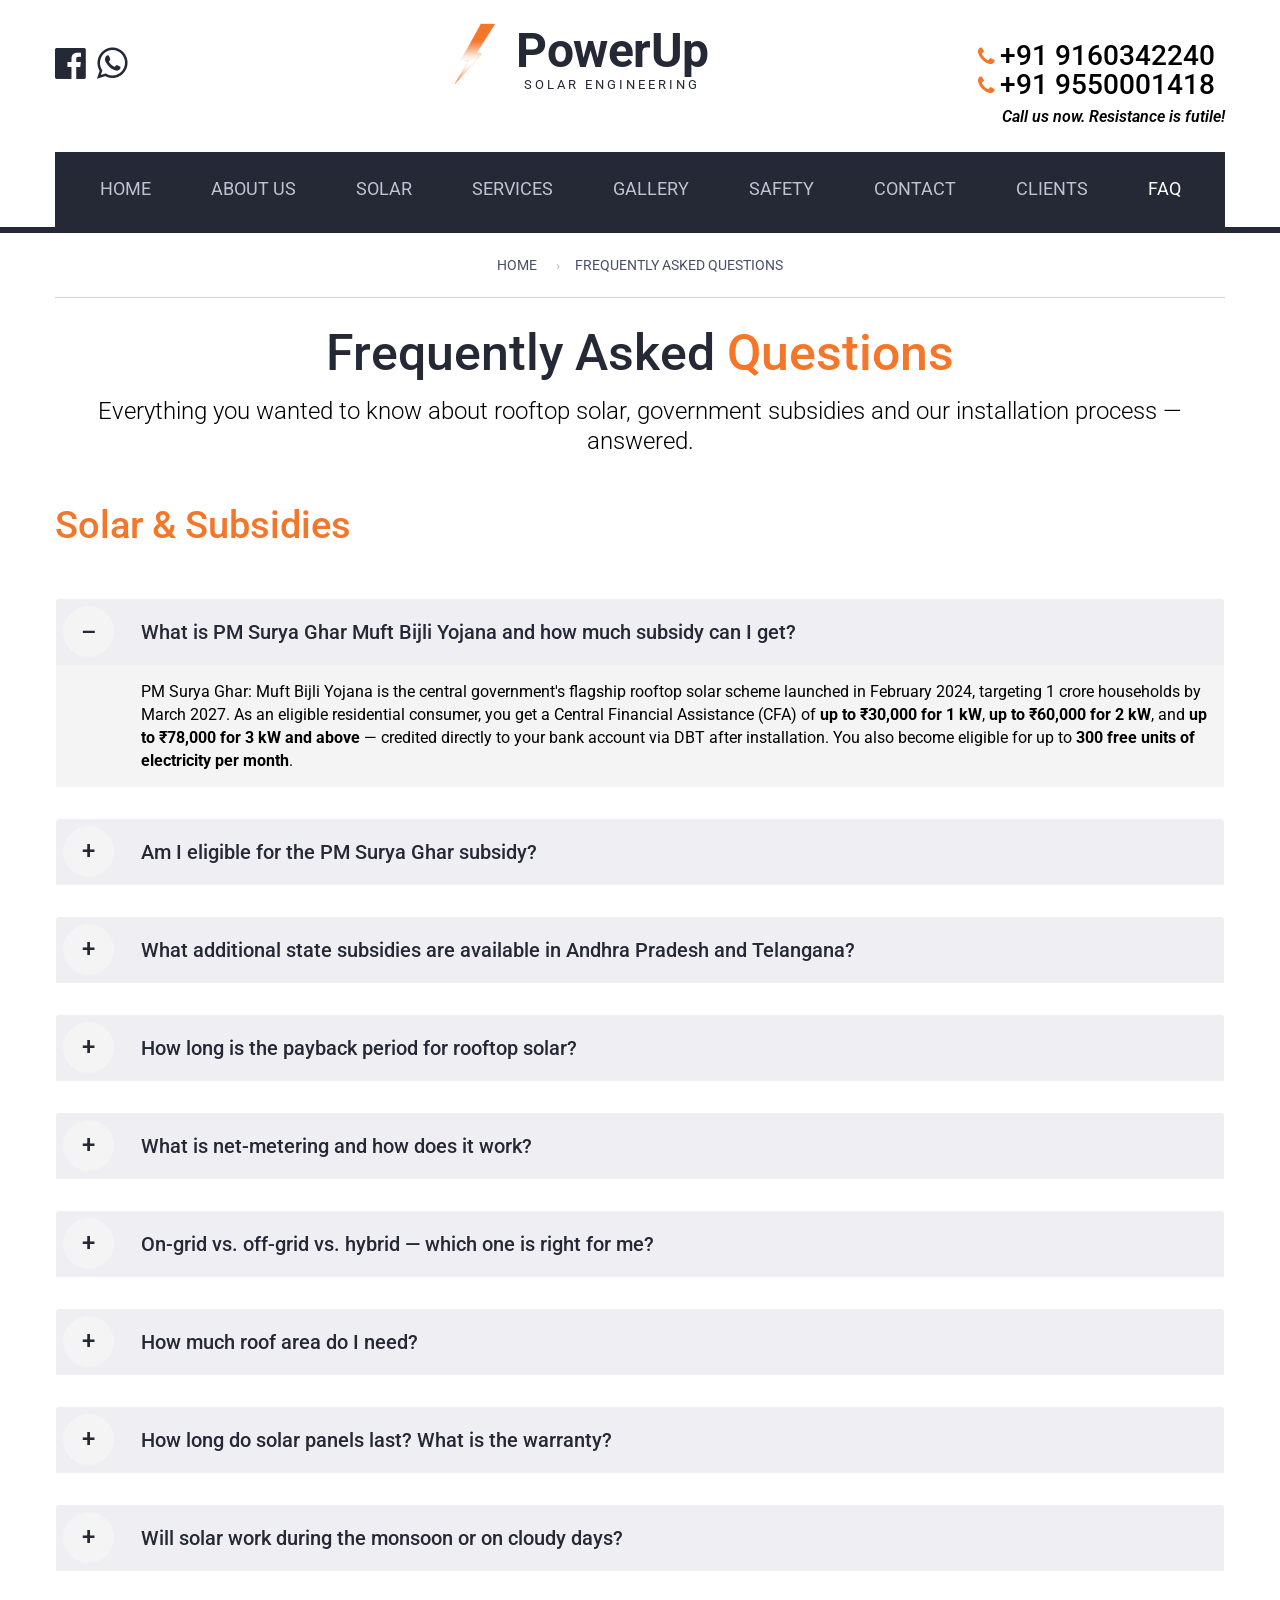
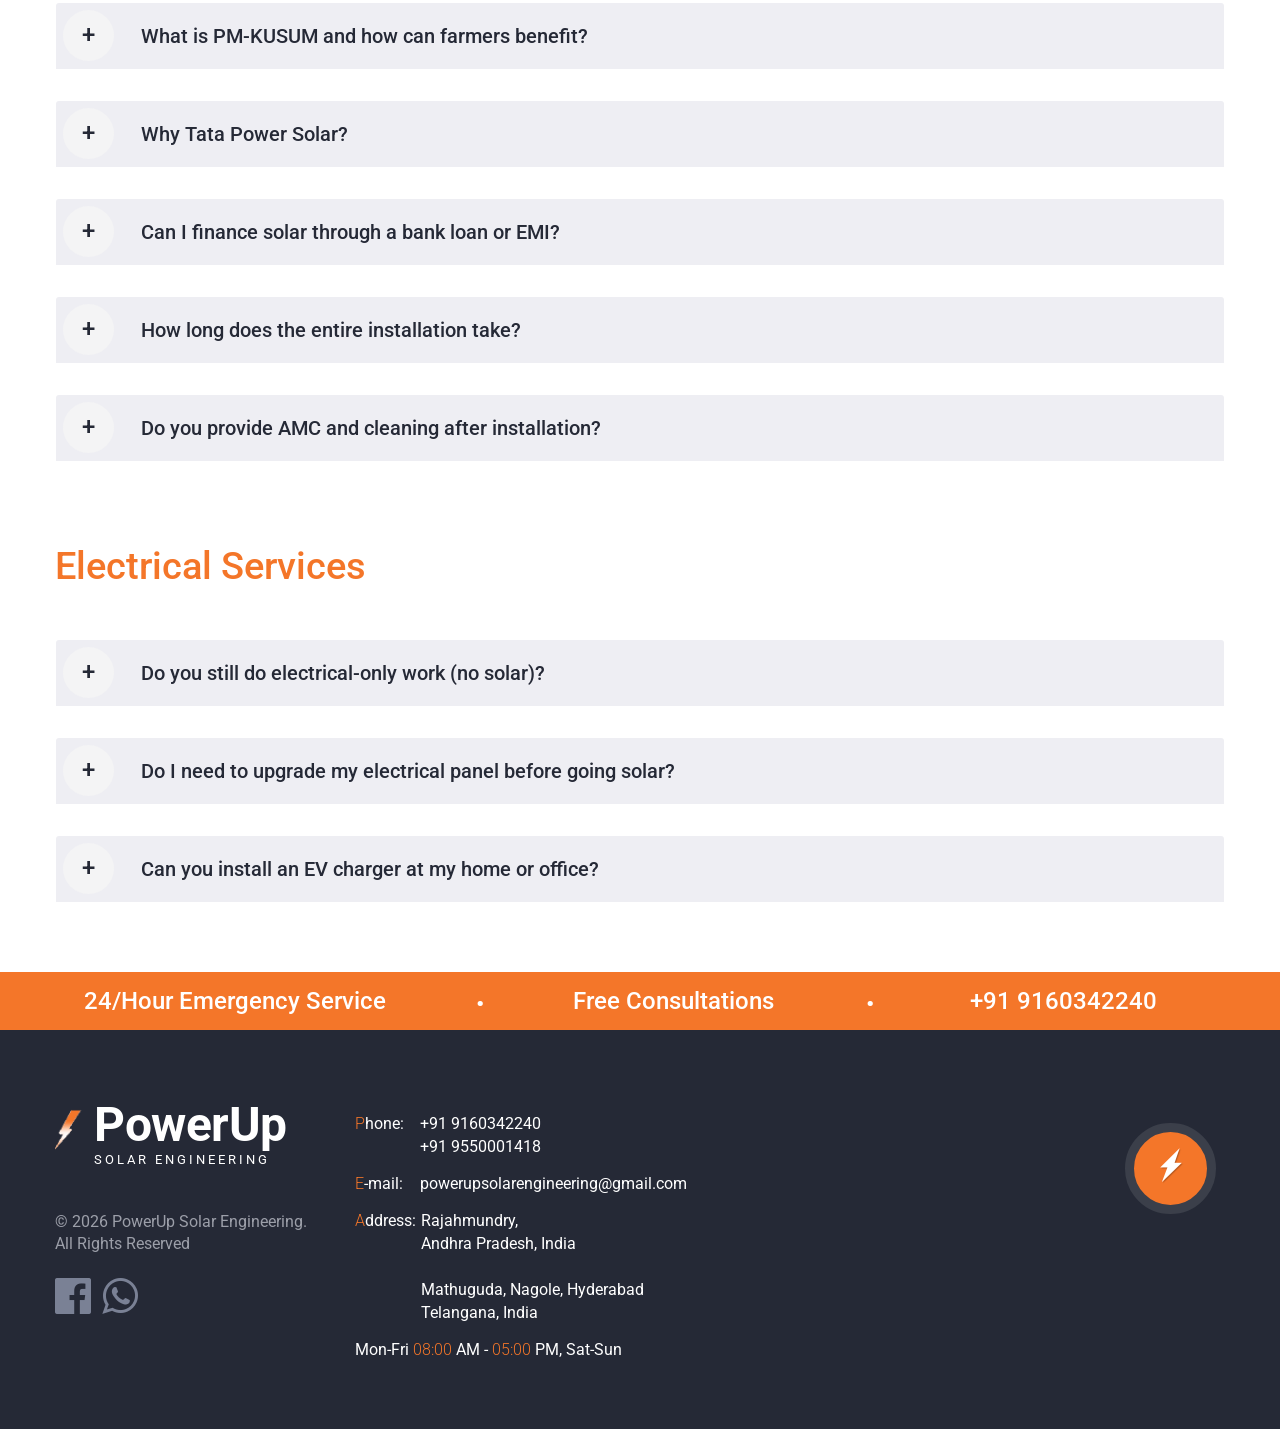
<file: faq.html>
<!DOCTYPE html>
<html lang="en">

<head>
	<meta charset="utf-8">
	<meta http-equiv="X-UA-Compatible" content="IE=edge">
	<meta name="viewport" content="width=device-width, initial-scale=1">
	<meta name="description" content="Answers to common questions about rooftop solar, PM Surya Ghar subsidy, AP &amp; Telangana state schemes, net-metering, payback periods, and our installation process.">
	<meta name="author" content="PowerUp Solar Engineering">
	<link rel="icon" href="favicon.ico">
	<title>Solar FAQ &amp; PM Surya Ghar Subsidy Questions | PowerUp Solar Engineering</title>
	<!-- Bootstrap core CSS -->
	<link href="css/plugins/bootstrap.min.css" rel="stylesheet">
	<link href="css/plugins/bootstrap-submenu.css" rel="stylesheet">
	<link href="css/plugins/animate.min.css" rel="stylesheet">
	<link href="css/plugins/slick.css" rel="stylesheet">
	<link href="css/custom.css?v=4" rel="stylesheet">
	<link rel="stylesheet" href="css/plugins/font-awesome-4.7.0/css/font-awesome.min.css">
	<link href="css/plugins/pace/themes/orange/pace-theme-corner-indicator.css" rel="stylesheet" />
	<script type="text/javascript" src="js/plugins/pace/pace.min.js"></script>
	<!-- HTML5 shim and Respond.js for IE8 support of HTML5 elements and media queries -->
	<!--[if lt IE 9]>
      <script src="https://oss.maxcdn.com/html5shiv/3.7.3/html5shiv.min.js"></script>
      <script src="https://oss.maxcdn.com/respond/1.4.2/respond.min.js"></script>
    <![endif]-->
	<!-- Icon Font-->
	<link href="iconfont/style.css" rel="stylesheet">
	<!-- Google Fonts -->
	<link href="https://fonts.googleapis.com/css?family=Roboto:100,100i,300,400,500,700,900" rel="stylesheet">
</head>

<body>
	<!-- Loader -->
	<div id="loader-wrapper" class="loader-off">
		<div id="loader">
			<div class="loader">
				<div class="bolt one">
					<div class="other"></div>
				</div>
				<div class="bolt two">
					<div class="other"></div>
				</div>
				<div class="bolt three">
					<div class="other"></div>
				</div>loading
			</div>
		</div>
	</div>
	<!-- //Loader -->
	<!-- Header -->
	<header class="page-header">
		<!-- Fixed navbar -->
		<nav class="navbar" id="slide-nav">
			<div class="container">
				<div class="navbar-header">
					<div class="header-top">
						<div class="row">
							<div class="col-sm-4">
								<div class="social-links">
									<ul>
										<li>
											<a class="fa fa-facebook-official" href="#"></a>
										</li>
										<li>
											<a class="fa fa-whatsapp" href="https://wa.me/919160342240"></a>
										</li>
									</ul>
								</div>
							</div>
							<div class="col-sm-4 text-center">
								<div class="logo">
									<a href="index.html"><img src="images/bolt.gif" class="logo-bolt" alt=""><span class="logo-words"><strong class="logo-name">PowerUp</strong><span class="logo-sub">Solar Engineering</span></span></a>
								</div>
							</div>
							<div class="col-sm-4">
								<div class="phone">
									<div class="number"><i class="icon icon-telephone"></i><span>+91
											9160342240</span><br><i class="icon icon-telephone"></i><span>+91
											9550001418</span></div>
									<div class="under-number">Call us now. Resistance is futile!</div>
								</div>
							</div>
						</div>
					</div>
					<button type="button" class="navbar-toggle"><i class="icon icon-interface icon-menu"></i><i
							class="icon icon-cancel"></i></button>
				</div>
				<div id="slidemenu" data-hover="dropdown" data-animations="fadeIn">
					<ul class="nav navbar-nav">
						<li><a href="index.html"><span class="electric-btn"><span class="text">Home</span></span></a>
						</li>
						<li><a href="about.html"><span class="electric-btn"><span class="text">About
										Us</span></span></a></li>
						<li><a href="solar.html"><span class="electric-btn"><span class="text">Solar</span></span></a></li>
						<li class="dropdown"><a href="services.html" data-toggle="dropdown" data-submenu=""><span
									class="electric-btn"><span class="text">Services</span></span></a>
							<!--<ul class="dropdown-menu" role="menu">
								<li class="dropdown-submenu"> <a href="#" data-toggle="dropdown" data-submenu="">Commercial <span class="ecaret"></span></a>
									<ul class="dropdown-menu">
										<li><a href="#">Panels Changes</a></li>
										<li><a href="#">Air Conditioning</a></li>
										<li><a href="#">Security Systems</a></li>
										<li><a href="#">Full-service layout</a></li>
										<li><a href="#">Wiring and installation</a></li>
										<li><a href="#">Emergency power</a></li>
									</ul>
								</li>
								<li class="dropdown-submenu"> <a href="#">Industrial<span class="ecaret"></span></a>
									<ul class="dropdown-menu">
										<li><a href="#">Full-service layout</a></li>
										<li><a href="#">Wiring and installation</a></li>
										<li><a href="#">Emergency power</a></li>
										<li><a href="#">Panels Changes</a></li>
										<li><a href="#">Air Conditioning</a></li>
										<li><a href="#">Security Systems</a></li>
									</ul>
								</li>
								<li><a href="#">Residential</a></li>
							</ul>-->
						</li>
						<li><a href="gallery.html"><span class="electric-btn"><span
										class="text">Gallery</span></span></a>
						</li>
						<li><a href="safety.html"><span class="electric-btn"><span class="text">Safety</span></span></a>
						</li>
						<li><a href="contact.html"><span class="electric-btn"><span
										class="text">Contact</span></span></a>
						</li>
						<li><a href="clients.html"><span class="electric-btn"><span
										class="text">Clients</span></span></a>
						</li>
						<li class="active"><a href="faq.html"><span class="electric-btn"><span
										class="text">FAQ</span></span></a>
						</li>
					</ul>
				</div>
			</div>
		</nav>
	</header>
	<!-- // Header -->
	<!-- Content  -->
	<div id="page-content">
		<!-- Breadcrumbs Block -->
		<div class="container">
			<div class="breadcrumbs">
				<ul class="breadcrumb">
					<li><a href="index.html">Home</a></li>
					<li class="active">Frequently Asked Questions</li>
				</ul>
			</div>
		</div>
		<!-- //Breadcrumbs Block -->
		<!-- Block -->
		<div class="block block-content-top">
			<div class="container">
				<h1 class="text-center">Frequently Asked <b>Questions</b></h1>
				<p class="font24 text-center">Everything you wanted to know about rooftop solar, government subsidies and our installation process — answered.</p>

				<h3 class="smaller">Solar &amp; <b>Subsidies</b></h3>
				<div class="divider-sm"></div>
				<div class="panel-group">
					<div class="faq-item">
						<div class="panel">
							<div class="panel-heading">
								<h4 class="panel-title">
									<a role="button" data-toggle="collapse" href="#faq1">
										What is PM Surya Ghar Muft Bijli Yojana and how much subsidy can I get?
										<span class="caret-toggle closed">–</span>
										<span class="caret-toggle opened">+</span>
									</a>
								</h4>
							</div>
							<div id="faq1" class="panel-collapse collapse in">
								<div class="panel-body">
									<p>PM Surya Ghar: Muft Bijli Yojana is the central government's flagship rooftop solar scheme launched in February 2024, targeting 1 crore households by March 2027. As an eligible residential consumer, you get a Central Financial Assistance (CFA) of <b>up to ₹30,000 for 1 kW</b>, <b>up to ₹60,000 for 2 kW</b>, and <b>up to ₹78,000 for 3 kW and above</b> — credited directly to your bank account via DBT after installation. You also become eligible for up to <b>300 free units of electricity per month</b>.</p>
								</div>
							</div>
						</div>
					</div>
					<div class="faq-item">
						<div class="panel">
							<div class="panel-heading">
								<h4 class="panel-title">
									<a role="button" data-toggle="collapse" href="#faq2" class="collapsed">
										Am I eligible for the PM Surya Ghar subsidy?
										<span class="caret-toggle closed">–</span>
										<span class="caret-toggle opened">+</span>
									</a>
								</h4>
							</div>
							<div id="faq2" class="panel-collapse collapse">
								<div class="panel-body">
									<p>You are eligible if you are an Indian residential property owner with: (1) an active DISCOM electricity connection in your name, (2) a shadow-free rooftop of at least <b>100 sq. ft. per kW</b> of capacity, and (3) no prior solar subsidy claimed at the same address. Government, commercial and industrial consumers are not eligible for this specific residential scheme but have other incentives available (Accelerated Depreciation, AD).</p>
								</div>
							</div>
						</div>
					</div>
					<div class="faq-item">
						<div class="panel">
							<div class="panel-heading">
								<h4 class="panel-title">
									<a role="button" data-toggle="collapse" href="#faq3" class="collapsed">
										What additional state subsidies are available in Andhra Pradesh and Telangana?
										<span class="caret-toggle closed">–</span>
										<span class="caret-toggle opened">+</span>
									</a>
								</h4>
							</div>
							<div id="faq3" class="panel-collapse collapse">
								<div class="panel-body">
									<p><b>Andhra Pradesh:</b> Up to ₹18,000/kW additional state-level support for residential rooftops. SC/ST beneficiaries get up to 100% subsidy; other eligible categories up to 40%. Net-metering through APEPDCL &amp; APSPDCL with no cross-subsidy or wheeling charges.</p>
									<p><b>Telangana:</b> 40% of benchmark cost for systems 1–3 kW, plus 20% for capacity above 3 kW up to 10 kW. Net-metering through TGSPDCL/TGNPDCL.</p>
									<p>We layer the central PM Surya Ghar CFA with applicable state subsidies — and do all the paperwork for you.</p>
								</div>
							</div>
						</div>
					</div>
					<div class="faq-item">
						<div class="panel">
							<div class="panel-heading">
								<h4 class="panel-title">
									<a role="button" data-toggle="collapse" href="#faq4" class="collapsed">
										How long is the payback period for rooftop solar?
										<span class="caret-toggle closed">–</span>
										<span class="caret-toggle opened">+</span>
									</a>
								</h4>
							</div>
							<div id="faq4" class="panel-collapse collapse">
								<div class="panel-body">
									<p>For a typical 3 kW residential on-grid system in AP or Telangana <i>after</i> central subsidy: payback is usually <b>3.5 to 5 years</b>. The system continues generating for another 20+ years, giving you essentially free electricity for two decades. Commercial &amp; industrial systems often pay back in <b>3 to 4 years</b> after factoring in Accelerated Depreciation tax benefits.</p>
								</div>
							</div>
						</div>
					</div>
					<div class="faq-item">
						<div class="panel">
							<div class="panel-heading">
								<h4 class="panel-title">
									<a role="button" data-toggle="collapse" href="#faq5" class="collapsed">
										What is net-metering and how does it work?
										<span class="caret-toggle closed">–</span>
										<span class="caret-toggle opened">+</span>
									</a>
								</h4>
							</div>
							<div id="faq5" class="panel-collapse collapse">
								<div class="panel-body">
									<p>Net-metering is a billing mechanism where a bi-directional meter measures both the electricity you consume from the grid <i>and</i> the surplus solar power you export back. At the end of each billing cycle, the DISCOM nets the two and you only pay for (or get credited for) the difference. We handle the entire net-metering application with your DISCOM (APEPDCL, APSPDCL, TGSPDCL or TGNPDCL) — including the bi-directional meter installation. The maximum net-metering capacity is <b>1 MWp</b> per consumer.</p>
								</div>
							</div>
						</div>
					</div>
					<div class="faq-item">
						<div class="panel">
							<div class="panel-heading">
								<h4 class="panel-title">
									<a role="button" data-toggle="collapse" href="#faq6" class="collapsed">
										On-grid vs. off-grid vs. hybrid — which one is right for me?
										<span class="caret-toggle closed">–</span>
										<span class="caret-toggle opened">+</span>
									</a>
								</h4>
							</div>
							<div id="faq6" class="panel-collapse collapse">
								<div class="panel-body">
									<p><b>On-grid (grid-tied):</b> cheapest, exports surplus to the grid via net-metering, eligible for PM Surya Ghar subsidy — <i>but stops working during a power cut</i>. Best for cities with reliable supply.</p>
									<p><b>Off-grid (battery-only):</b> independent of the grid, runs entirely on solar + a battery bank. Higher cost. Best for villages, farms or remote sites without a reliable connection.</p>
									<p><b>Hybrid (solar + battery + grid):</b> rides through power cuts seamlessly, can still export surplus where rules allow. Higher upfront cost but best of both worlds — recommended for areas with frequent outages.</p>
								</div>
							</div>
						</div>
					</div>
					<div class="faq-item">
						<div class="panel">
							<div class="panel-heading">
								<h4 class="panel-title">
									<a role="button" data-toggle="collapse" href="#faq7" class="collapsed">
										How much roof area do I need?
										<span class="caret-toggle closed">–</span>
										<span class="caret-toggle opened">+</span>
									</a>
								</h4>
							</div>
							<div id="faq7" class="panel-collapse collapse">
								<div class="panel-body">
									<p>Roughly <b>100 sq. ft. of shadow-free roof per 1 kW</b> of capacity. So a 3 kW system needs ~300 sq. ft., and a 10 kW system about 1,000 sq. ft. The roof should be free of major shadows between 9 AM and 4 PM. We assess this during the free site survey using a shadow-analysis tool.</p>
								</div>
							</div>
						</div>
					</div>
					<div class="faq-item">
						<div class="panel">
							<div class="panel-heading">
								<h4 class="panel-title">
									<a role="button" data-toggle="collapse" href="#faq8" class="collapsed">
										How long do solar panels last? What is the warranty?
										<span class="caret-toggle closed">–</span>
										<span class="caret-toggle opened">+</span>
									</a>
								</h4>
							</div>
							<div id="faq8" class="panel-collapse collapse">
								<div class="panel-body">
									<p>The Tata Power Solar modules we install carry a <b>25-year linear performance warranty</b> (guaranteed to produce at least 80–85% of their rated output even at year 25) and a <b>12-year product warranty</b>. String inverters typically come with a 5-year warranty (extendable to 10–25 years). Mounting structures are galvanised for 25+ years of corrosion resistance.</p>
								</div>
							</div>
						</div>
					</div>
					<div class="faq-item">
						<div class="panel">
							<div class="panel-heading">
								<h4 class="panel-title">
									<a role="button" data-toggle="collapse" href="#faq9" class="collapsed">
										Will solar work during the monsoon or on cloudy days?
										<span class="caret-toggle closed">–</span>
										<span class="caret-toggle opened">+</span>
									</a>
								</h4>
							</div>
							<div id="faq9" class="panel-collapse collapse">
								<div class="panel-body">
									<p>Yes — panels still generate, just at reduced output. A heavy monsoon day might produce 20–40% of a clear sunny day. Annual generation estimates already account for cloudy days, monsoon, and dust. Coastal AP and Telangana average around <b>4.5–5.5 kWh per kW per day</b> annualised — the math works in your favour.</p>
								</div>
							</div>
						</div>
					</div>
					<div class="faq-item">
						<div class="panel">
							<div class="panel-heading">
								<h4 class="panel-title">
									<a role="button" data-toggle="collapse" href="#faq10" class="collapsed">
										What is PM-KUSUM and how can farmers benefit?
										<span class="caret-toggle closed">–</span>
										<span class="caret-toggle opened">+</span>
									</a>
								</h4>
							</div>
							<div id="faq10" class="panel-collapse collapse">
								<div class="panel-body">
									<p>PM-KUSUM is a central scheme for solarising agriculture. Component A funds grid-connected solar plants (500 kW – 2 MW) on barren / fallow land. Component B subsidises stand-alone solar pumps (1 HP – 10 HP) — <b>up to 60% central + state subsidy, the farmer pays only ~40%</b>. Component C funds the solarisation of existing grid-connected agricultural pumps. We handle Component B installations end-to-end.</p>
								</div>
							</div>
						</div>
					</div>
					<div class="faq-item">
						<div class="panel">
							<div class="panel-heading">
								<h4 class="panel-title">
									<a role="button" data-toggle="collapse" href="#faq11" class="collapsed">
										Why Tata Power Solar?
										<span class="caret-toggle closed">–</span>
										<span class="caret-toggle opened">+</span>
									</a>
								</h4>
							</div>
							<div id="faq11" class="panel-collapse collapse">
								<div class="panel-body">
									<p>Tata Power Solar is India's <b>#1 rooftop solar EPC</b> with 1900+ MW of cumulative installations, 1.5 lakh+ rooftops solarised, presence in 700+ cities, and a 25-year module warranty backed by the Tata trust mark. As an associate channel, every kilowatt we install uses Tier-1, made-in-India panels with lifetime service support across India and easy financing through Tata Power's bank tie-ups (e.g., Bank of India).</p>
								</div>
							</div>
						</div>
					</div>
					<div class="faq-item">
						<div class="panel">
							<div class="panel-heading">
								<h4 class="panel-title">
									<a role="button" data-toggle="collapse" href="#faq12" class="collapsed">
										Can I finance solar through a bank loan or EMI?
										<span class="caret-toggle closed">–</span>
										<span class="caret-toggle opened">+</span>
									</a>
								</h4>
							</div>
							<div id="faq12" class="panel-collapse collapse">
								<div class="panel-body">
									<p>Yes. Most public-sector and several private banks offer rooftop solar loans at concessional rates under the PM Surya Ghar scheme — typically around 6.75% p.a. for systems up to 3 kW. We help you with documentation and connect you with our financing partners (including Tata Power's tie-up with Bank of India) for low-EMI installation.</p>
								</div>
							</div>
						</div>
					</div>
					<div class="faq-item">
						<div class="panel">
							<div class="panel-heading">
								<h4 class="panel-title">
									<a role="button" data-toggle="collapse" href="#faq13" class="collapsed">
										How long does the entire installation take?
										<span class="caret-toggle closed">–</span>
										<span class="caret-toggle opened">+</span>
									</a>
								</h4>
							</div>
							<div id="faq13" class="panel-collapse collapse">
								<div class="panel-body">
									<p>Site survey to commissioning typically takes <b>3 – 6 weeks</b>. The on-site installation itself is usually 2–4 days for a residential system. Most of the timeline is DISCOM net-metering paperwork and the bi-directional meter changeover, which we expedite as much as the utility allows.</p>
								</div>
							</div>
						</div>
					</div>
					<div class="faq-item">
						<div class="panel">
							<div class="panel-heading">
								<h4 class="panel-title">
									<a role="button" data-toggle="collapse" href="#faq14" class="collapsed">
										Do you provide AMC and cleaning after installation?
										<span class="caret-toggle closed">–</span>
										<span class="caret-toggle opened">+</span>
									</a>
								</h4>
							</div>
							<div id="faq14" class="panel-collapse collapse">
								<div class="panel-body">
									<p>Yes. Every system we install includes <b>1 year of free cleaning and AMC</b>, with optional annual extensions starting from ₹500 / kW / year. AMC covers 4 quarterly cleanings, inverter health checks, performance reports and remote monitoring through an app. Dirty panels can lose 15–25% of generation — keep them clean and the system pays you back faster.</p>
								</div>
							</div>
						</div>
					</div>
				</div>

				<div class="divider"></div>
				<h3 class="smaller">Electrical <b>Services</b></h3>
				<div class="divider-sm"></div>
				<div class="panel-group">
					<div class="faq-item">
						<div class="panel">
							<div class="panel-heading">
								<h4 class="panel-title">
									<a role="button" data-toggle="collapse" href="#faqe1" class="collapsed">
										Do you still do electrical-only work (no solar)?
										<span class="caret-toggle closed">–</span>
										<span class="caret-toggle opened">+</span>
									</a>
								</h4>
							</div>
							<div id="faqe1" class="panel-collapse collapse">
								<div class="panel-body">
									<p>Yes. We started as electrical contractors and continue to do full electrical work — wiring, panel upgrades, lighting, generator &amp; UPS installation, surge protection, EV chargers and industrial automation — even if you are not yet adding solar. Our solar customers get a single accountable team for both trades.</p>
								</div>
							</div>
						</div>
					</div>
					<div class="faq-item">
						<div class="panel">
							<div class="panel-heading">
								<h4 class="panel-title">
									<a role="button" data-toggle="collapse" href="#faqe2" class="collapsed">
										Do I need to upgrade my electrical panel before going solar?
										<span class="caret-toggle closed">–</span>
										<span class="caret-toggle opened">+</span>
									</a>
								</h4>
							</div>
							<div id="faqe2" class="panel-collapse collapse">
								<div class="panel-body">
									<p>Sometimes. Older homes may need a switchboard upgrade with adequate breakers and proper earthing before a solar inverter and net-meter can be safely added. Our electrical &amp; solar engineers assess this during the site survey and quote any upgrades transparently along with the solar package.</p>
								</div>
							</div>
						</div>
					</div>
					<div class="faq-item last">
						<div class="panel">
							<div class="panel-heading">
								<h4 class="panel-title">
									<a role="button" data-toggle="collapse" href="#faqe3" class="collapsed">
										Can you install an EV charger at my home or office?
										<span class="caret-toggle closed">–</span>
										<span class="caret-toggle opened">+</span>
									</a>
								</h4>
							</div>
							<div id="faqe3" class="panel-collapse collapse">
								<div class="panel-body">
									<p>Yes — 3.3 kW and 7.4 kW AC chargers for homes, and higher-capacity chargers for offices and parking lots. Pair it with rooftop solar and you can drive on sunshine. Where applicable we combine PM Surya Ghar with state EV charging incentives.</p>
								</div>
							</div>
						</div>
					</div>
				</div>
			</div>
		</div>
		<!-- //Block -->
	</div>
	<!-- // Content  -->
	<!-- Footer -->
	<div class="page-footer">
		<div class="back-to-top hidden-xs"><a href="#top"><span class="icon icon-lightning"></span></a></div>
		<div class="footer-top">
			<div class="container">
				<div class="row">
					<div class="col-sm-4">24/Hour Emergency Service</div>
					<div class="col-sm-1 hidden-xs">&nbsp;</div>
					<div class="col-sm-3">Free Consultations</div>
					<div class="col-sm-1 hidden-xs">&nbsp;</div>
					<div class="col-sm-3">+91 9160342240</div>
				</div>
			</div>
		</div>
		<div class="container">
			<div class="row footer-row">
				<div class="col-sm-3 col-lg-3">
					<div class="logo">
						<a href="index.html"><img src="images/bolt.gif" class="logo-bolt" alt=""><span class="logo-words logo-words--invert"><strong class="logo-name">PowerUp</strong><span class="logo-sub">Solar Engineering</span></span></a>
					</div>
					<div class="hidden-xs">
						<div class="copyright">© 2026 PowerUp Solar Engineering.
							<br> All Rights Reserved
						</div>
						<div class="social-links">
							<ul>
								<li>
									<a class="fa fa-facebook-official" href="#"></a>
								</li>
								<li>
									<a class="fa fa-whatsapp" href="https://wa.me/919160342240"></a>
								</li>
							</ul>
						</div>
					</div>
				</div>
				<div class="col-sm-4">
					<ul class="contact-list">
						<li><span class="list-label"><b>P</b>hone: </span> <span class="text">+91 9160342240 <br>+91
								9550001418</span></li>
						<li><span class="list-label"><b>E</b>-mail:</span> <span class="text"><a
									href="mailto:powerupsolarengineering@gmail.com">powerupsolarengineering@gmail.com</a></span>
						</li>
						<li><span class="list-label"><b>A</b>ddress:</span> <span class="text">Rajahmundry,<br> Andhra
								Pradesh, India <br><br>Mathuguda, Nagole, Hyderabad <br> Telangana, India</span></li>
						<li>Mon-Fri <b>08:00</b> AM - <b>05:00</b> PM, Sat-Sun</li>
					</ul>
				</div>
				<div class="col-sm-5">
					<!--<div id="footer-map"></div>-->
					<iframe
						src="https://www.google.com/maps/embed?pb=!1m14!1m8!1m3!1d7629.632417839805!2d81.7737774!3d17.0326829!3m2!1i1024!2i768!4f13.1!3m3!1m2!1s0x3a37a6ac93d03089%3A0xb6da07709df49f73!2sTejaswi+Electricals+Engineering!5e0!3m2!1sen!2s!4v1504965328825"
						width="475" height="225" frameborder="0" style="border:0" allowfullscreen></iframe>
				</div>
				<div class="visible-xs text-center">
					<div class="copyright">© 2026 PowerUp Solar Engineering.
						<br> All Rights Reserved
					</div>
					<div class="social-links">
						<ul>
							<li>
								<a class="fa fa-facebook-official" href="#"></a>
							</li>
							<li>
								<a class="fa fa-whatsapp" href="https://wa.me/919160342240"></a>
							</li>
						</ul>
					</div>
				</div>
			</div>
		</div>
	</div>
	<!-- //Footer -->

	<script src="js/jquery.js"></script>
	<script src="js/plugins/bootstrap.min.js"></script>
	<script src="js/plugins/slick.min.js"></script>
	<script src="js/custom.js"></script>

</body>

</html>
</file>
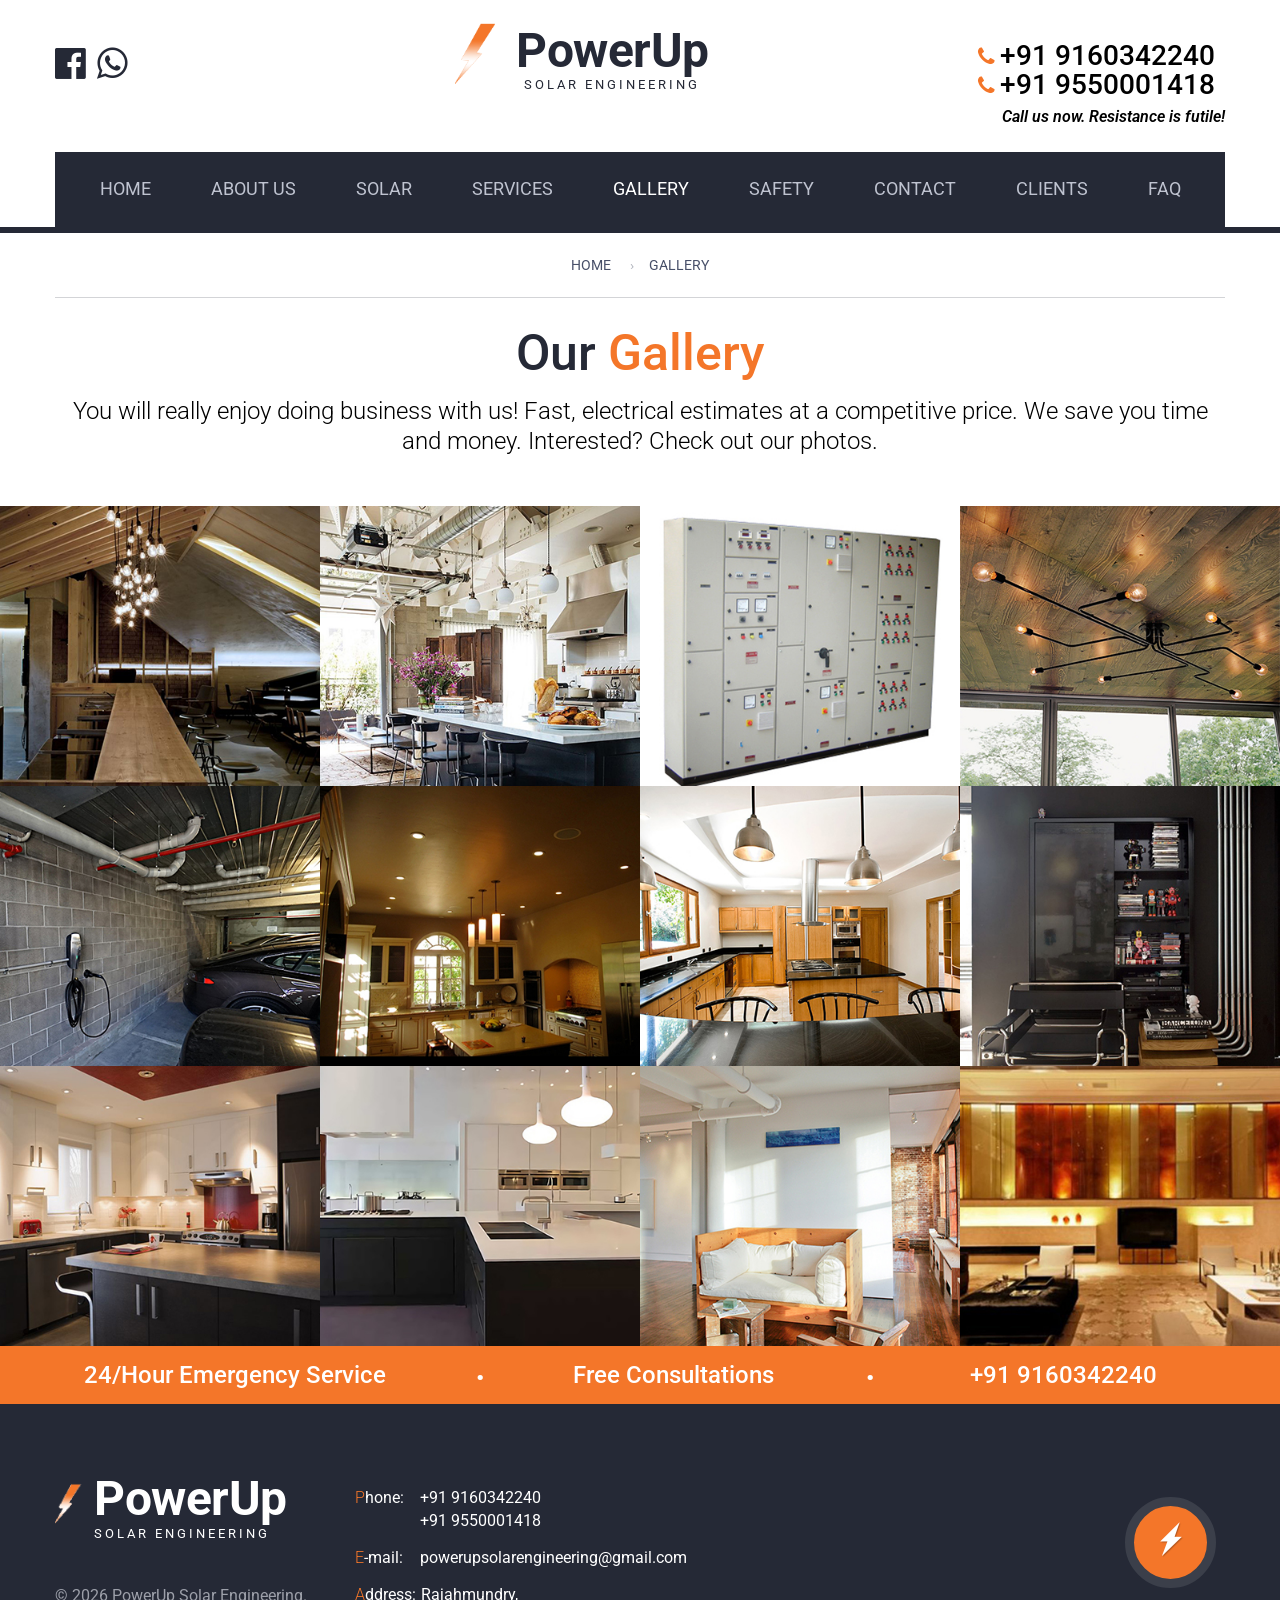
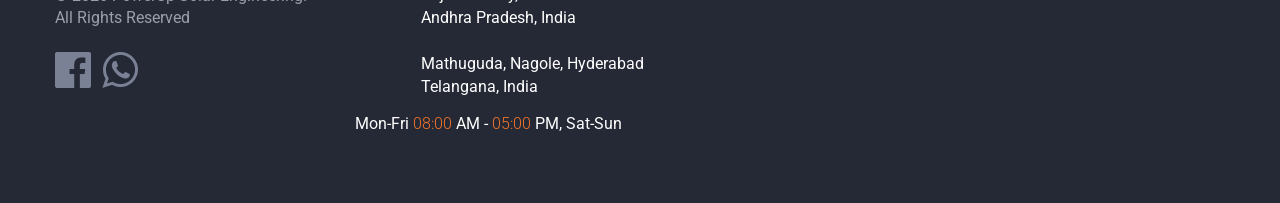
<file: gallery.html>
<!DOCTYPE html>
<html lang="en">

<head>
	<meta charset="utf-8">
	<meta http-equiv="X-UA-Compatible" content="IE=edge">
	<meta name="viewport" content="width=device-width, initial-scale=1">
	<meta name="description" content="Browse our project gallery showcasing solar installations and electrical work by PowerUp Solar Engineering.">
	<meta name="author" content="PowerUp Solar Engineering">
	<link rel="icon" href="favicon.ico">
	<title>Gallery | PowerUp Solar Engineering</title>
	<!-- Bootstrap core CSS -->
	<link href="css/plugins/bootstrap.min.css" rel="stylesheet">
	<link href="css/plugins/bootstrap-submenu.css" rel="stylesheet">
	<link href="css/plugins/animate.min.css" rel="stylesheet">
	<link href="css/plugins/slick.css" rel="stylesheet">
	<link href="css/plugins/magnific-popup.css" rel="stylesheet">
	<link href="css/custom.css?v=4" rel="stylesheet">
	<link rel="stylesheet" href="css/plugins/font-awesome-4.7.0/css/font-awesome.min.css">
	<link href="css/plugins/pace/themes/orange/pace-theme-corner-indicator.css" rel="stylesheet" />
	<script type="text/javascript" src="js/plugins/pace/pace.min.js"></script>
	<!-- HTML5 shim and Respond.js for IE8 support of HTML5 elements and media queries -->
	<!--[if lt IE 9]>
      <script src="https://oss.maxcdn.com/html5shiv/3.7.3/html5shiv.min.js"></script>
      <script src="https://oss.maxcdn.com/respond/1.4.2/respond.min.js"></script>
    <![endif]-->
	<!-- Icon Font-->
	<link href="iconfont/style.css" rel="stylesheet">
	<!-- Google Fonts -->
	<link href="https://fonts.googleapis.com/css?family=Roboto:100,100i,300,400,500,700,900" rel="stylesheet">
</head>

<body>
	<!-- Loader -->
	<div id="loader-wrapper" class="loader-off">
		<div id="loader">
			<div class="loader">
				<div class="bolt one">
					<div class="other"></div>
				</div>
				<div class="bolt two">
					<div class="other"></div>
				</div>
				<div class="bolt three">
					<div class="other"></div>
				</div>loading
			</div>
		</div>
	</div>
	<!-- //Loader -->
	<!-- Header -->
	<header class="page-header">
		<!-- Fixed navbar -->
		<nav class="navbar" id="slide-nav">
			<div class="container">
				<div class="navbar-header">
					<div class="header-top">
						<div class="row">
							<div class="col-sm-4">
								<div class="social-links">
									<ul>
										<li>
											<a class="fa fa-facebook-official" href="#"></a>
										</li>
										<li>
											<a class="fa fa-whatsapp" href="https://wa.me/919160342240"></a>
										</li>
									</ul>
								</div>
							</div>
							<div class="col-sm-4 text-center">
								<div class="logo">
									<a href="index.html"><img src="images/bolt.gif" class="logo-bolt" alt=""><span class="logo-words"><strong class="logo-name">PowerUp</strong><span class="logo-sub">Solar Engineering</span></span></a>
								</div>
							</div>
							<div class="col-sm-4">
								<div class="phone">
									<div class="number"><i class="icon icon-telephone"></i><span>+91
											9160342240</span><br><i class="icon icon-telephone"></i><span>+91
											9550001418</span></div>
									<div class="under-number">Call us now. Resistance is futile!</div>
								</div>
							</div>
						</div>
					</div>
					<button type="button" class="navbar-toggle"><i class="icon icon-interface icon-menu"></i><i
							class="icon icon-cancel"></i></button>
				</div>
				<div id="slidemenu" data-hover="dropdown" data-animations="fadeIn">
					<ul class="nav navbar-nav">
						<li><a href="index.html"><span class="electric-btn"><span class="text">Home</span></span></a>
						</li>
						<li><a href="about.html"><span class="electric-btn"><span class="text">About
										Us</span></span></a></li>
						<li><a href="solar.html"><span class="electric-btn"><span class="text">Solar</span></span></a></li>
						<li class="dropdown"><a href="services.html" data-toggle="dropdown" data-submenu=""><span
									class="electric-btn"><span class="text">Services</span></span></a>
							<!--<ul class="dropdown-menu" role="menu">
								<li class="dropdown-submenu"> <a href="#" data-toggle="dropdown" data-submenu="">Commercial <span class="ecaret"></span></a>
									<ul class="dropdown-menu">
										<li><a href="#">Panels Changes</a></li>
										<li><a href="#">Air Conditioning</a></li>
										<li><a href="#">Security Systems</a></li>
										<li><a href="#">Full-service layout</a></li>
										<li><a href="#">Wiring and installation</a></li>
										<li><a href="#">Emergency power</a></li>
									</ul>
								</li>
								<li class="dropdown-submenu"> <a href="#">Industrial<span class="ecaret"></span></a>
									<ul class="dropdown-menu">
										<li><a href="#">Full-service layout</a></li>
										<li><a href="#">Wiring and installation</a></li>
										<li><a href="#">Emergency power</a></li>
										<li><a href="#">Panels Changes</a></li>
										<li><a href="#">Air Conditioning</a></li>
										<li><a href="#">Security Systems</a></li>
									</ul>
								</li>
								<li><a href="#">Residential</a></li>
							</ul>-->
						</li>
						<li class="active"><a href="gallery.html"><span class="electric-btn"><span
										class="text">Gallery</span></span></a>
						</li>
						<li><a href="safety.html"><span class="electric-btn"><span class="text">Safety</span></span></a>
						</li>
						<li><a href="contact.html"><span class="electric-btn"><span
										class="text">Contact</span></span></a>
						</li>
						<li><a href="clients.html"><span class="electric-btn"><span
										class="text">Clients</span></span></a>
						</li>
						<li><a href="faq.html"><span class="electric-btn"><span class="text">FAQ</span></span></a>
						</li>
					</ul>
				</div>
			</div>
		</nav>
	</header>
	<!-- // Header -->
	<!-- Content  -->
	<div id="page-content">
		<!-- Breadcrumbs Block -->
		<div class="container">
			<div class="breadcrumbs">
				<ul class="breadcrumb">
					<li><a href="index.html">Home</a></li>
					<li class="active">Gallery</li>
				</ul>
			</div>
		</div>
		<!-- //Breadcrumbs Block -->
		<!-- Block -->
		<div class="block bottom-null block-content-top">
			<div class="container">
				<h1 class="text-center">Our <b>Gallery</b></h1>
				<p class="font24 text-center">You will really enjoy doing business with us! Fast, electrical estimates
					at a competitive price. We save you time and money. Interested? Check out our photos.</p>
				<!-- Filters
				<div class="filters-by-category">

					<ul class="option-set" data-option-key="filter">
						<li><a href="#filter" data-option-value="*" class="selected">All</a></li>
						<li><a href="#filter" data-option-value=".category1" class="">Electrical</a></li>
						<li><a href="#filter" data-option-value=".category2" class="">Heating</a></li>
						<li><a href="#filter" data-option-value=".category3" class="">Air Conditioning</a></li>
						<li><a href="#filter" data-option-value=".category4" class="">Security Systems</a></li>
						<li><a href="#filter" data-option-value=".category5" class="">Other</a></li>
					</ul>

				</div>
			 //end Filters -->
			</div>
			<div class="gallery gallery-isotope" id="gallery">
				<div class="gallery__item  category1">
					<div class="gallery__item__image"> <img src="images/gallery/gallery-img-thumb-01.jpg" alt="" /> <a
							class="hover" href="images/gallery/gallery-img-01.jpg">
							<div class="inside"><span class="icon icon-technology"></span>View</div>
						</a> </div>
				</div>
				<div class="gallery__item category2">
					<div class="gallery__item__image"> <img src="images/gallery/gallery-img-thumb-02.jpg" alt="" /> <a
							class="hover" href="images/gallery/gallery-img-02.jpg">
							<div class="inside"><span class="icon icon-technology"></span>View</div>
						</a> </div>
				</div>
				<div class="gallery__item category1">
					<div class="gallery__item__image"> <img src="images/gallery/gallery-img-thumb-03.jpg" alt="" /> <a
							class="hover" href="images/gallery/gallery-img-03.jpg">
							<div class="inside"><span class="icon icon-technology"></span>View</div>
						</a> </div>
				</div>
				<div class="gallery__item category2">
					<div class="gallery__item__image"> <img src="images/gallery/gallery-img-thumb-04.jpg" alt="" /> <a
							class="hover" href="images/gallery/gallery-img-04.jpg">
							<div class="inside"><span class="icon icon-technology"></span>View</div>
						</a> </div>
				</div>
				<div class="gallery__item category3 category5">
					<div class="gallery__item__image"> <img src="images/gallery/gallery-img-thumb-05.jpg" alt="" /> <a
							class="hover" href="images/gallery/gallery-img-05.jpg">
							<div class="inside"><span class="icon icon-technology"></span>View</div>
						</a> </div>
				</div>
				<div class="gallery__item category4">
					<div class="gallery__item__image"> <img src="images/gallery/gallery-img-thumb-06.jpg" alt="" /> <a
							class="hover" href="images/gallery/gallery-img-06.jpg">
							<div class="inside"><span class="icon icon-technology"></span>View</div>
						</a> </div>
				</div>
				<div class="gallery__item category2">
					<div class="gallery__item__image"> <img src="images/gallery/gallery-img-thumb-07.jpg" alt="" /> <a
							class="hover" href="images/gallery/gallery-img-07.jpg">
							<div class="inside"><span class="icon icon-technology"></span>View</div>
						</a> </div>
				</div>
				<div class="gallery__item category2">
					<div class="gallery__item__image"> <img src="images/gallery/gallery-img-thumb-08.jpg" alt="" /> <a
							class="hover" href="images/gallery/gallery-img-08.jpg">
							<div class="inside"><span class="icon icon-technology"></span>View</div>
						</a> </div>
				</div>
				<div class="gallery__item category3">
					<div class="gallery__item__image"> <img src="images/gallery/gallery-img-thumb-09.jpg" alt="" /> <a
							class="hover" href="images/gallery/gallery-img-09.jpg">
							<div class="inside"><span class="icon icon-technology"></span>View</div>
						</a> </div>
				</div>
				<div class="gallery__item category6">
					<div class="gallery__item__image"> <img src="images/gallery/gallery-img-thumb-10.jpg" alt="" /> <a
							class="hover" href="images/gallery/gallery-img-10.jpg">
							<div class="inside"><span class="icon icon-technology"></span>View</div>
						</a> </div>
				</div>

				<div class="gallery__item category4">
					<div class="gallery__item__image"> <img src="images/gallery/gallery-img-thumb-11.jpg" alt="" /> <a
							class="hover" href="images/gallery/gallery-img-11.jpg">
							<div class="inside"><span class="icon icon-technology"></span>View</div>
						</a> </div>
				</div>
				<div class="gallery__item category1">
					<div class="gallery__item__image"> <img src="images/gallery/gallery-img-thumb-12.jpg" alt="" /> <a
							class="hover" href="images/gallery/gallery-img-12.jpg">
							<div class="inside"><span class="icon icon-technology"></span>View</div>
						</a> </div>
				</div>
			</div>
		</div>
		<!-- //Block -->
	</div>
	<!-- // Content  -->
	<!-- Footer -->
	<div class="page-footer">
		<div class="back-to-top hidden-xs"><a href="#top"><span class="icon icon-lightning"></span></a></div>
		<div class="footer-top">
			<div class="container">
				<div class="row">
					<div class="col-sm-4">24/Hour Emergency Service</div>
					<div class="col-sm-1 hidden-xs">&nbsp;</div>
					<div class="col-sm-3">Free Consultations</div>
					<div class="col-sm-1 hidden-xs">&nbsp;</div>
					<div class="col-sm-3">+91 9160342240</div>
				</div>
			</div>
		</div>
		<div class="container">
			<div class="row footer-row">
				<div class="col-sm-3 col-lg-3">
					<div class="logo">
						<a href="index.html"><img src="images/bolt.gif" class="logo-bolt" alt=""><span class="logo-words logo-words--invert"><strong class="logo-name">PowerUp</strong><span class="logo-sub">Solar Engineering</span></span></a>
					</div>
					<div class="hidden-xs">
						<div class="copyright">© 2026 PowerUp Solar Engineering.
							<br> All Rights Reserved
						</div>
						<div class="social-links">
							<ul>
								<li>
									<a class="fa fa-facebook-official" href="#"></a>
								</li>
								<li>
									<a class="fa fa-whatsapp" href="https://wa.me/919160342240"></a>
								</li>
							</ul>
						</div>
					</div>
				</div>
				<div class="col-sm-4">
					<ul class="contact-list">
						<li><span class="list-label"><b>P</b>hone: </span> <span class="text">+91 9160342240 <br>+91
								9550001418</span></li>
						<li><span class="list-label"><b>E</b>-mail:</span> <span class="text"><a
									href="mailto:powerupsolarengineering@gmail.com">powerupsolarengineering@gmail.com</a></span>
						</li>
						<li><span class="list-label"><b>A</b>ddress:</span> <span class="text">Rajahmundry,<br> Andhra
								Pradesh, India <br><br>Mathuguda, Nagole, Hyderabad <br> Telangana, India</span></li>
						<li>Mon-Fri <b>08:00</b> AM - <b>05:00</b> PM, Sat-Sun</li>
					</ul>
				</div>
				<div class="col-sm-5">
					<!--<div id="footer-map"></div>-->
					<iframe
						src="https://www.google.com/maps/embed?pb=!1m14!1m8!1m3!1d7629.632417839805!2d81.7737774!3d17.0326829!3m2!1i1024!2i768!4f13.1!3m3!1m2!1s0x3a37a6ac93d03089%3A0xb6da07709df49f73!2sTejaswi+Electricals+Engineering!5e0!3m2!1sen!2s!4v1504965328825"
						width="475" height="225" frameborder="0" style="border:0" allowfullscreen></iframe>
				</div>
				<div class="visible-xs text-center">
					<div class="copyright">© 2026 PowerUp Solar Engineering.
						<br> All Rights Reserved
					</div>
					<div class="social-links">
						<ul>
							<li>
								<a class="fa fa-facebook-official" href="#"></a>
							</li>
							<li>
								<a class="fa fa-whatsapp" href="https://wa.me/919160342240"></a>
							</li>
						</ul>
					</div>
				</div>
			</div>
		</div>
	</div>
	<!-- //Footer -->

	<script src="js/jquery.js"></script>
	<script src="js/plugins/bootstrap.min.js"></script>
	<script src="js/plugins/slick.min.js"></script>
	<script src="js/plugins/jquery.magnific-popup.min.js"></script>
	<script src="js/plugins/imagesloaded.pkgd.min.js"></script>
	<script src="js/plugins/isotope.pkgd.min.js"></script>
	<script src="js/custom.js"></script>

</body>

</html>
</file>
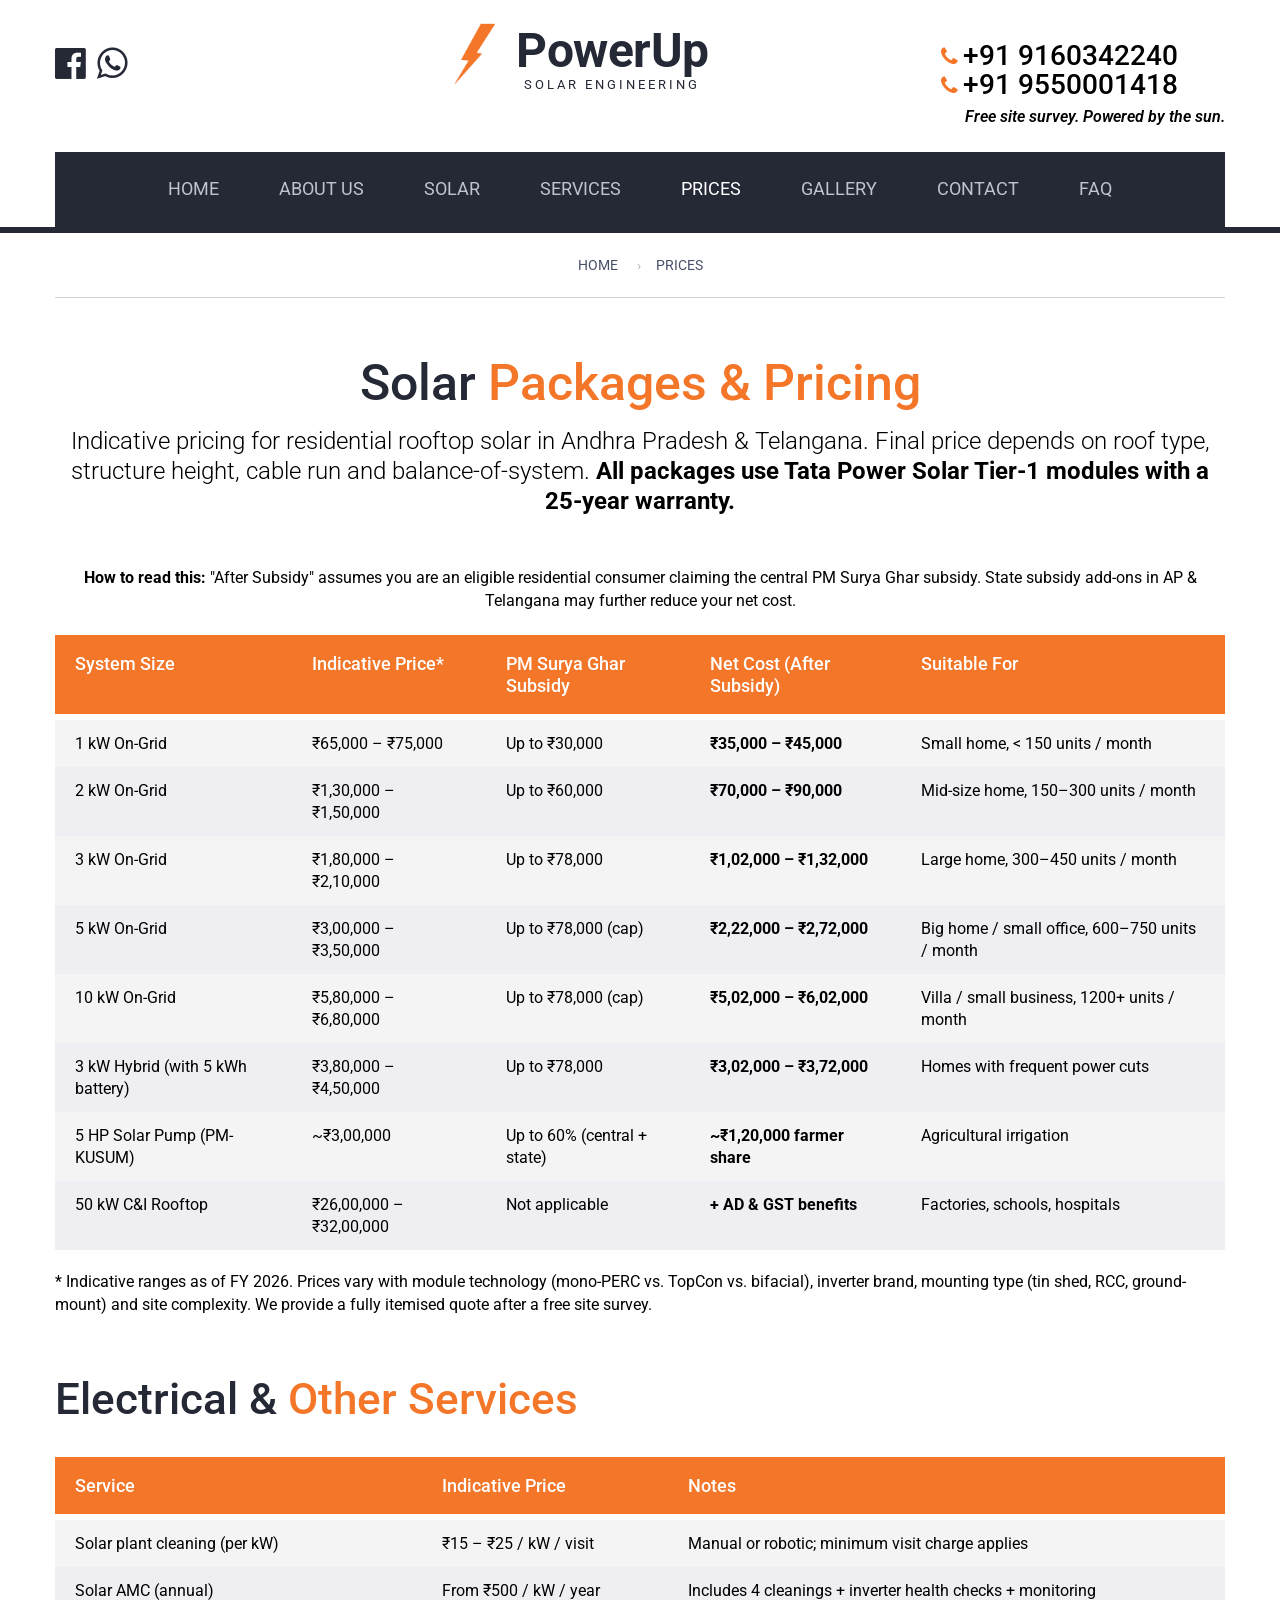
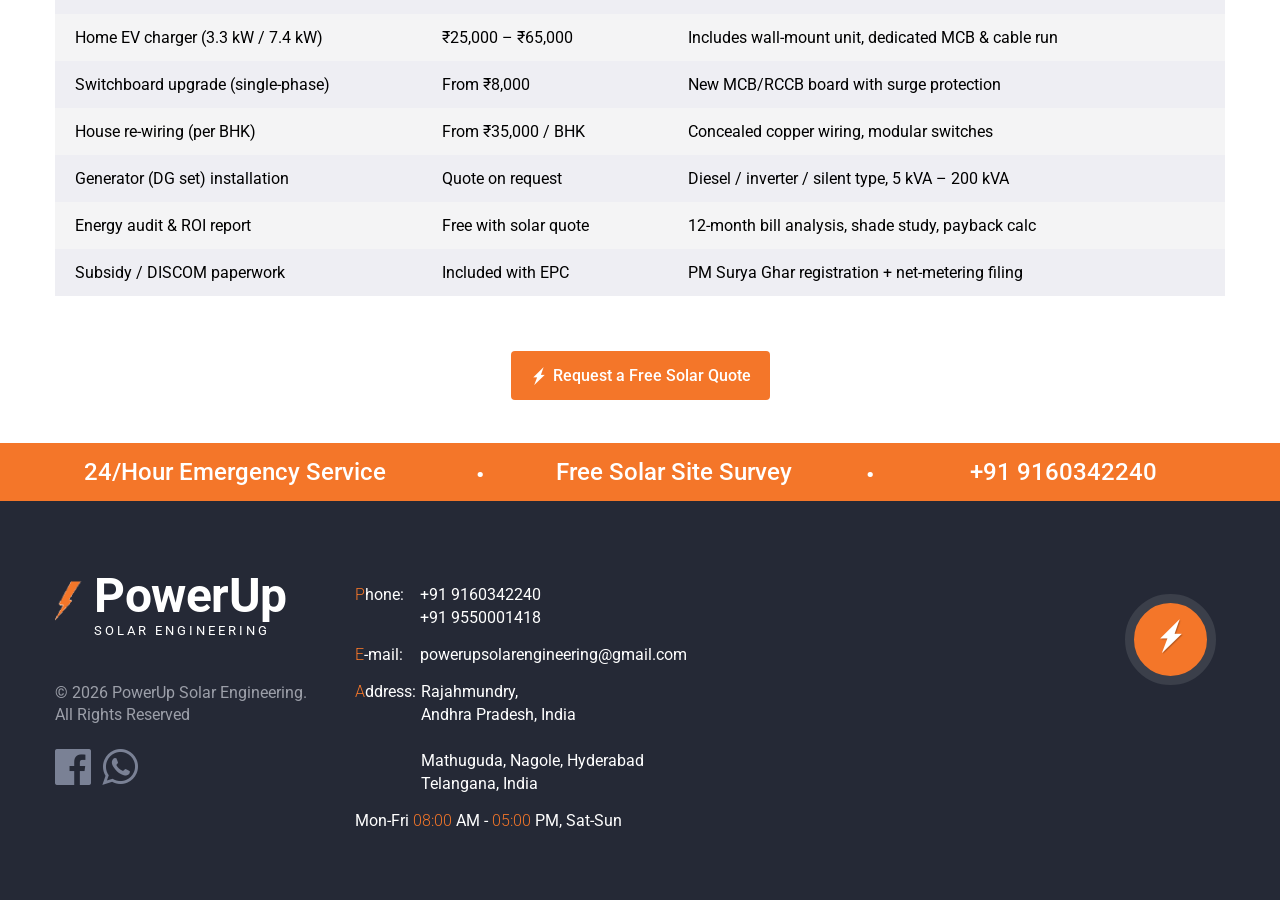
<file: prices.html>
<!DOCTYPE html>
<html lang="en">

<head>
	<meta charset="utf-8">
	<meta http-equiv="X-UA-Compatible" content="IE=edge">
	<meta name="viewport" content="width=device-width, initial-scale=1">
	<meta name="description" content="Indicative prices for rooftop solar packages (1 kW – 50 kW) and electrical services in AP &amp; Telangana — with PM Surya Ghar subsidy applied.">
	<meta name="author" content="PowerUp Solar Engineering">
	<link rel="icon" href="favicon.ico">
	<title>Solar Pricing &amp; Packages | PowerUp Solar Engineering</title>
	<link rel="stylesheet" href="css/plugins/font-awesome-4.7.0/css/font-awesome.min.css">
	<link href="css/plugins/pace/themes/orange/pace-theme-corner-indicator.css" rel="stylesheet" />
	<script type="text/javascript" src="js/plugins/pace/pace.min.js"></script>
	<link href="iconfont/style.css" rel="stylesheet">
	<!-- Bootstrap core CSS -->
	<link href="css/plugins/bootstrap.min.css" rel="stylesheet">
	<link href="css/plugins/bootstrap-submenu.css" rel="stylesheet">
	<link href="css/plugins/animate.min.css" rel="stylesheet">
	<link href="css/plugins/slick.css" rel="stylesheet">
	<link href="css/custom.css?v=4" rel="stylesheet">
	<!-- HTML5 shim and Respond.js for IE8 support of HTML5 elements and media queries -->
	<!--[if lt IE 9]>
      <script src="https://oss.maxcdn.com/html5shiv/3.7.3/html5shiv.min.js"></script>
      <script src="https://oss.maxcdn.com/respond/1.4.2/respond.min.js"></script>
    <![endif]-->
	<!-- Icon Font-->
	<link href="iconfont/style.css" rel="stylesheet">
	<!-- Google Fonts -->
	<link href="https://fonts.googleapis.com/css?family=Roboto:100,100i,300,400,500,700,900" rel="stylesheet">
</head>

<body>
	<!-- Loader -->
	<div id="loader-wrapper" class="loader-on">
		<div id="loader">
			<div class="loader">
				<div class="bolt one">
					<div class="other"></div>
				</div>
				<div class="bolt two">
					<div class="other"></div>
				</div>
				<div class="bolt three">
					<div class="other"></div>
				</div>loading 
			</div>
		</div>
	</div>
	<!-- //Loader -->
	<!-- Header -->
	<header class="page-header">
		<!-- Fixed navbar -->
		<nav class="navbar" id="slide-nav">
			<div class="container">
				<div class="navbar-header">
					<div class="header-top">
						<div class="row">
							<div class="col-sm-4">
								<div class="social-links">
									<ul>
										<li>
											<a class="fa fa-facebook-official" href="#"></a>
										</li>
										<li>
											<a class="fa fa-whatsapp" href="https://wa.me/919160342240"></a>
										</li>
									</ul>
								</div>
							</div>
							<div class="col-sm-4 text-center">
								<div class="logo">
									<a href="index.html"><img src="images/bolt.gif" class="logo-bolt" alt=""><span class="logo-words"><strong class="logo-name">PowerUp</strong><span class="logo-sub">Solar Engineering</span></span></a>
								</div>
							</div>
							<div class="col-sm-4">
								<div class="phone">
									<div class="number"><i class="icon icon-telephone"></i><span>+91 9160342240</span><br><i class="icon icon-telephone"></i><span>+91 9550001418</span></div>
									<div class="under-number">Free site survey. Powered by the sun.</div>
								</div>
							</div>
						</div>
					</div>
					<button type="button" class="navbar-toggle"><i class="icon icon-interface icon-menu"></i><i class="icon icon-cancel"></i></button>
				</div>
				<div id="slidemenu" data-hover="dropdown" data-animations="fadeIn">
					<ul class="nav navbar-nav">
						<li><a href="index.html"><span class="electric-btn"><span class="text">Home</span></span></a></li>
						<li><a href="about.html"><span class="electric-btn"><span class="text">About Us</span></span></a></li>
						<li><a href="solar.html"><span class="electric-btn"><span class="text">Solar</span></span></a></li>
						<li><a href="services.html"><span class="electric-btn"><span class="text">Services</span></span></a></li>
						<li class="active"><a href="prices.html"><span class="electric-btn"><span class="text">Prices</span></span></a></li>
						<li><a href="gallery.html"><span class="electric-btn"><span class="text">Gallery</span></span></a></li>
						<li><a href="contact.html"><span class="electric-btn"><span class="text">Contact</span></span></a></li>
						<li><a href="faq.html"><span class="electric-btn"><span class="text">FAQ</span></span></a></li>
					</ul>
				</div>
			</div>
		</nav>
	</header>
	<!-- // Header -->
	<!-- Content  -->
	<div id="page-content">
		<!-- Breadcrumbs Block -->
		<div class="container">
			<div class="breadcrumbs">
				<ul class="breadcrumb">
					<li><a href="index.html">Home</a></li>
					<li class="active">Prices</li>
				</ul>
			</div>
		</div>
		<!-- //Breadcrumbs Block -->
		<!-- Block -->
		<div class="block">
			<div class="container">
				<h1 class="text-center">Solar <b>Packages &amp; Pricing</b></h1>
				<p class="font24 text-center">Indicative pricing for residential rooftop solar in Andhra Pradesh &amp; Telangana. Final price depends on roof type, structure height, cable run and balance-of-system. <b>All packages use Tata Power Solar Tier-1 modules with a 25-year warranty.</b></p>

				<p class="text-center"><b>How to read this:</b> "After Subsidy" assumes you are an eligible residential consumer claiming the central PM Surya Ghar subsidy. State subsidy add-ons in AP &amp; Telangana may further reduce your net cost.</p>

				<div class="table-wrapper">
				<table class="table price-table">
					<tbody>
						<tr class="table-header">
							<th>System Size</th>
							<th>Indicative Price*</th>
							<th>PM Surya Ghar Subsidy</th>
							<th>Net Cost (After Subsidy)</th>
							<th>Suitable For</th>
						</tr>
						<tr>
							<td>1 kW On-Grid</td>
							<td>₹65,000 – ₹75,000</td>
							<td>Up to ₹30,000</td>
							<td><b>₹35,000 – ₹45,000</b></td>
							<td>Small home, &lt; 150 units / month</td>
						</tr>
						<tr>
							<td>2 kW On-Grid</td>
							<td>₹1,30,000 – ₹1,50,000</td>
							<td>Up to ₹60,000</td>
							<td><b>₹70,000 – ₹90,000</b></td>
							<td>Mid-size home, 150–300 units / month</td>
						</tr>
						<tr>
							<td>3 kW On-Grid</td>
							<td>₹1,80,000 – ₹2,10,000</td>
							<td>Up to ₹78,000</td>
							<td><b>₹1,02,000 – ₹1,32,000</b></td>
							<td>Large home, 300–450 units / month</td>
						</tr>
						<tr>
							<td>5 kW On-Grid</td>
							<td>₹3,00,000 – ₹3,50,000</td>
							<td>Up to ₹78,000 (cap)</td>
							<td><b>₹2,22,000 – ₹2,72,000</b></td>
							<td>Big home / small office, 600–750 units / month</td>
						</tr>
						<tr>
							<td>10 kW On-Grid</td>
							<td>₹5,80,000 – ₹6,80,000</td>
							<td>Up to ₹78,000 (cap)</td>
							<td><b>₹5,02,000 – ₹6,02,000</b></td>
							<td>Villa / small business, 1200+ units / month</td>
						</tr>
						<tr>
							<td>3 kW Hybrid (with 5 kWh battery)</td>
							<td>₹3,80,000 – ₹4,50,000</td>
							<td>Up to ₹78,000</td>
							<td><b>₹3,02,000 – ₹3,72,000</b></td>
							<td>Homes with frequent power cuts</td>
						</tr>
						<tr>
							<td>5 HP Solar Pump (PM-KUSUM)</td>
							<td>~₹3,00,000</td>
							<td>Up to 60% (central + state)</td>
							<td><b>~₹1,20,000 farmer share</b></td>
							<td>Agricultural irrigation</td>
						</tr>
						<tr>
							<td>50 kW C&amp;I Rooftop</td>
							<td>₹26,00,000 – ₹32,00,000</td>
							<td>Not applicable</td>
							<td><b>+ AD &amp; GST benefits</b></td>
							<td>Factories, schools, hospitals</td>
						</tr>
					</tbody>
				</table>
				</div>
				<p>* Indicative ranges as of FY 2026. Prices vary with module technology (mono-PERC vs. TopCon vs. bifacial), inverter brand, mounting type (tin shed, RCC, ground-mount) and site complexity. We provide a fully itemised quote after a free site survey.</p>

				<div class="divider"></div>

				<h2 class="smaller">Electrical &amp; <b>Other Services</b></h2>
				<div class="divider-sm"></div>
				<div class="table-wrapper">
				<table class="table price-table">
					<tbody>
						<tr class="table-header">
							<th>Service</th>
							<th>Indicative Price</th>
							<th>Notes</th>
						</tr>
						<tr>
							<td>Solar plant cleaning (per kW)</td>
							<td>₹15 – ₹25 / kW / visit</td>
							<td>Manual or robotic; minimum visit charge applies</td>
						</tr>
						<tr>
							<td>Solar AMC (annual)</td>
							<td>From ₹500 / kW / year</td>
							<td>Includes 4 cleanings + inverter health checks + monitoring</td>
						</tr>
						<tr>
							<td>Home EV charger (3.3 kW / 7.4 kW)</td>
							<td>₹25,000 – ₹65,000</td>
							<td>Includes wall-mount unit, dedicated MCB &amp; cable run</td>
						</tr>
						<tr>
							<td>Switchboard upgrade (single-phase)</td>
							<td>From ₹8,000</td>
							<td>New MCB/RCCB board with surge protection</td>
						</tr>
						<tr>
							<td>House re-wiring (per BHK)</td>
							<td>From ₹35,000 / BHK</td>
							<td>Concealed copper wiring, modular switches</td>
						</tr>
						<tr>
							<td>Generator (DG set) installation</td>
							<td>Quote on request</td>
							<td>Diesel / inverter / silent type, 5 kVA – 200 kVA</td>
						</tr>
						<tr>
							<td>Energy audit &amp; ROI report</td>
							<td>Free with solar quote</td>
							<td>12-month bill analysis, shade study, payback calc</td>
						</tr>
						<tr>
							<td>Subsidy / DISCOM paperwork</td>
							<td>Included with EPC</td>
							<td>PM Surya Ghar registration + net-metering filing</td>
						</tr>
					</tbody>
				</table>
				</div>

				<div class="divider"></div>
				<p class="text-center"><a class="btn" href="contact.html"><i class="icon icon-lightning"></i><span>Request a Free Solar Quote</span></a></p>
			</div>
		</div>
		<!-- //Block -->
	</div>
	<!-- // Content  -->
	<!-- Footer -->
	<div class="page-footer">
		<div class="back-to-top hidden-xs"><a href="#top"><span class="icon icon-lightning"></span></a></div>
		<div class="footer-top">
			<div class="container">
				<div class="row">
					<div class="col-sm-4">24/Hour Emergency Service</div>
					<div class="col-sm-1 hidden-xs">&nbsp;</div>
					<div class="col-sm-3">Free Solar Site Survey</div>
					<div class="col-sm-1 hidden-xs">&nbsp;</div>
					<div class="col-sm-3">+91 9160342240</div>
				</div>
			</div>
		</div>
		<div class="container">
			<div class="row footer-row">
				<div class="col-sm-3 col-lg-3">
					<div class="logo">
						<a href="index.html"><img src="images/bolt.gif" class="logo-bolt" alt=""><span class="logo-words logo-words--invert"><strong class="logo-name">PowerUp</strong><span class="logo-sub">Solar Engineering</span></span></a>
					</div>
					<div class="hidden-xs">
						<div class="copyright">© 2026 PowerUp Solar Engineering.
							<br> All Rights Reserved</div>
						<div class="social-links">
							<ul>
								<li>
									<a class="fa fa-facebook-official" href="#"></a>
								</li>
								<li>
									<a class="fa fa-whatsapp" href="https://wa.me/919160342240"></a>
								</li>
							</ul>
						</div>
					</div>
				</div>
				<div class="col-sm-4">
					<ul class="contact-list">
						<li><span class="list-label"><b>P</b>hone:  </span> <span class="text">+91 9160342240 <br>+91 9550001418</span></li>
						<li><span class="list-label"><b>E</b>-mail:</span> <span class="text"><a href="mailto:powerupsolarengineering@gmail.com">powerupsolarengineering@gmail.com</a></span></li>
						<li><span class="list-label"><b>A</b>ddress:</span> <span class="text">Rajahmundry,<br> Andhra Pradesh, India <br><br>Mathuguda, Nagole, Hyderabad <br> Telangana, India</span></li>
						<li>Mon-Fri <b>08:00</b> AM - <b>05:00</b> PM, Sat-Sun</li>
					</ul>
				</div>
				<div class="col-sm-5">
					<iframe
						src="https://www.google.com/maps/embed?pb=!1m14!1m8!1m3!1d7629.632417839805!2d81.7737774!3d17.0326829!3m2!1i1024!2i768!4f13.1!3m3!1m2!1s0x3a37a6ac93d03089%3A0xb6da07709df49f73!2sTejaswi+Electricals+Engineering!5e0!3m2!1sen!2s!4v1504965328825"
						width="475" height="225" frameborder="0" style="border:0" allowfullscreen></iframe>
				</div>
				<div class="visible-xs text-center">
					<div class="copyright">© 2026 PowerUp Solar Engineering.
						<br> All Rights Reserved</div>
					<div class="social-links">
						<ul>
							<li>
								<a class="fa fa-facebook-official" href="#"></a>
							</li>
							<li>
								<a class="fa fa-whatsapp" href="https://wa.me/919160342240"></a>
							</li>
						</ul>
					</div>
				</div>
			</div>
		</div>
	</div>
	<!-- //Footer -->
	
	<script src="js/jquery.js"></script>
	<script src="js/plugins/bootstrap.min.js"></script>
	<script src="js/plugins/slick.min.js"></script>
	<script src="js/custom.js"></script>

</body>
</html>
</file>
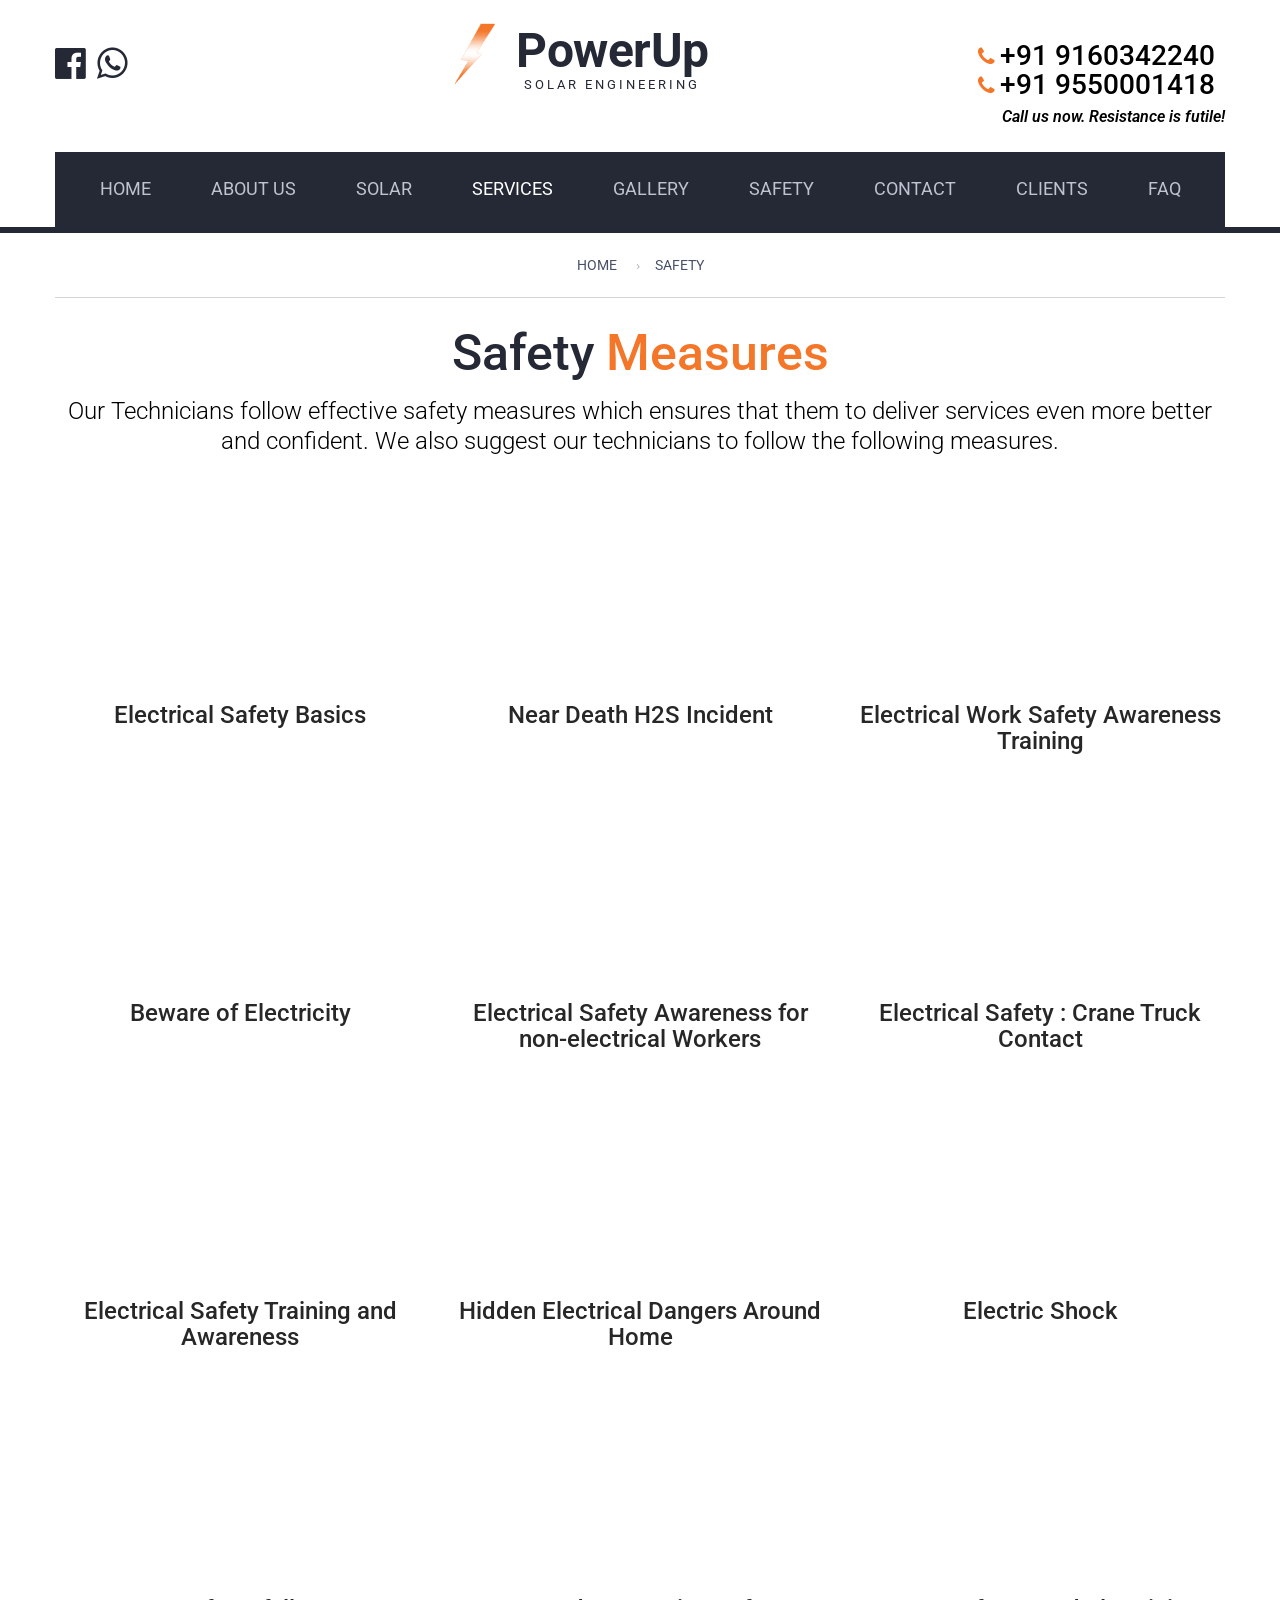
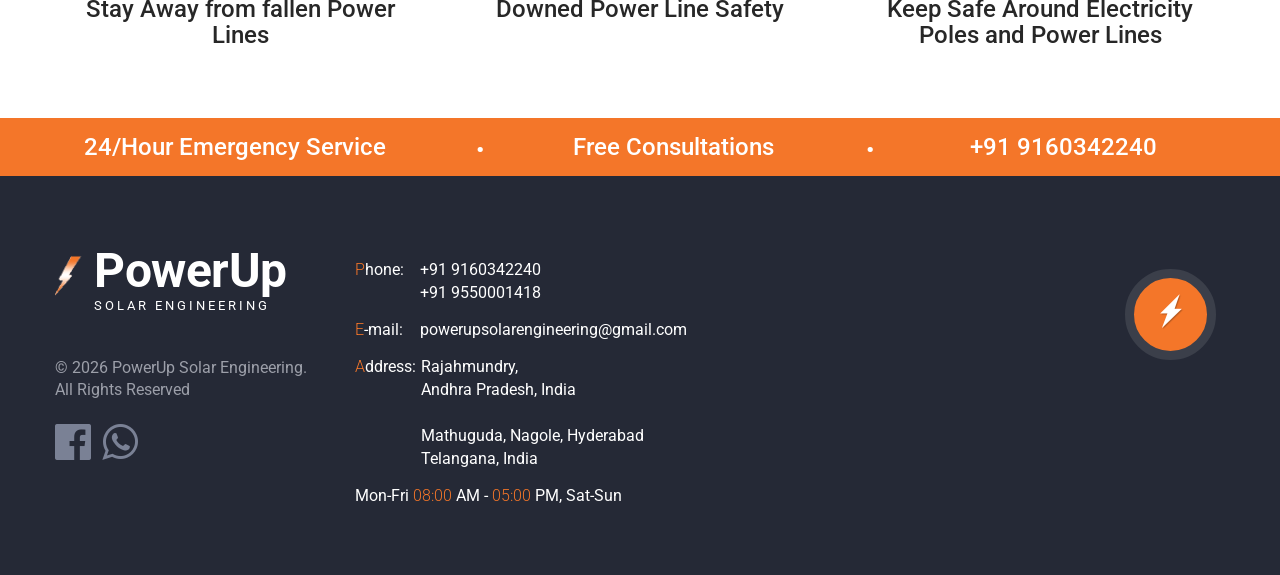
<file: safety.html>
<!DOCTYPE html>
<html lang="en">

<head>
	<meta charset="utf-8">
	<meta http-equiv="X-UA-Compatible" content="IE=edge">
	<meta name="viewport" content="width=device-width, initial-scale=1">
	<meta name="description" content="PowerUp Solar Engineering prioritizes safety. Watch our curated electrical safety training videos and learn about our safety measures.">
	<meta name="author" content="PowerUp Solar Engineering">
	<link rel="icon" href="favicon.ico">
	<title>Safety | PowerUp Solar Engineering</title>
	<!-- Bootstrap core CSS -->
	<link href="css/plugins/bootstrap.min.css" rel="stylesheet">
	<link href="css/plugins/bootstrap-submenu.css" rel="stylesheet">
	<link href="css/plugins/animate.min.css" rel="stylesheet">
	<link href="css/plugins/slick.css" rel="stylesheet">
	<link href="css/custom.css?v=4" rel="stylesheet">
	<link rel="stylesheet" href="css/plugins/font-awesome-4.7.0/css/font-awesome.min.css">
	<link href="css/plugins/pace/themes/orange/pace-theme-corner-indicator.css" rel="stylesheet" />
	<script type="text/javascript" src="js/plugins/pace/pace.min.js"></script>
	<!-- HTML5 shim and Respond.js for IE8 support of HTML5 elements and media queries -->
	<!--[if lt IE 9]>
      <script src="https://oss.maxcdn.com/html5shiv/3.7.3/html5shiv.min.js"></script>
      <script src="https://oss.maxcdn.com/respond/1.4.2/respond.min.js"></script>
    <![endif]-->
	<!-- Icon Font-->
	<link href="iconfont/style.css" rel="stylesheet">
	<!-- Google Fonts -->
	<link href="https://fonts.googleapis.com/css?family=Roboto:100,100i,300,400,500,700,900" rel="stylesheet">
</head>

<body>
	<!-- Loader -->
	<div id="loader-wrapper" class="loader-off">
		<div id="loader">
			<div class="loader">
				<div class="bolt one">
					<div class="other"></div>
				</div>
				<div class="bolt two">
					<div class="other"></div>
				</div>
				<div class="bolt three">
					<div class="other"></div>
				</div>loading
			</div>
		</div>
	</div>
	<!-- //Loader -->
	<!-- Header -->
	<header class="page-header">
		<!-- Fixed navbar -->
		<nav class="navbar" id="slide-nav">
			<div class="container">
				<div class="navbar-header">
					<div class="header-top">
						<div class="row">
							<div class="col-sm-4">
								<div class="social-links">
									<ul>
										<li>
											<a class="fa fa-facebook-official" href="#"></a>
										</li>
										<li>
											<a class="fa fa-whatsapp" href="https://wa.me/919160342240"></a>
										</li>
									</ul>
								</div>
							</div>
							<div class="col-sm-4 text-center">
								<div class="logo">
									<a href="index.html"><img src="images/bolt.gif" class="logo-bolt" alt=""><span class="logo-words"><strong class="logo-name">PowerUp</strong><span class="logo-sub">Solar Engineering</span></span></a>
								</div>
							</div>
							<div class="col-sm-4">
								<div class="phone">
									<div class="number"><i class="icon icon-telephone"></i><span>+91
											9160342240</span><br><i class="icon icon-telephone"></i><span>+91
											9550001418</span></div>
									<div class="under-number">Call us now. Resistance is futile!</div>
								</div>
							</div>
						</div>
					</div>
					<button type="button" class="navbar-toggle"><i class="icon icon-interface icon-menu"></i><i
							class="icon icon-cancel"></i></button>
				</div>
				<div id="slidemenu" data-hover="dropdown" data-animations="fadeIn">
					<ul class="nav navbar-nav">
						<li><a href="index.html"><span class="electric-btn"><span class="text">Home</span></span></a>
						</li>
						<li><a href="about.html"><span class="electric-btn"><span class="text">About
										Us</span></span></a></li>
						<li><a href="solar.html"><span class="electric-btn"><span class="text">Solar</span></span></a></li>
						<li class="dropdown active"><a href="services.html" data-toggle="dropdown" data-submenu=""><span
									class="electric-btn"><span class="text">Services</span></span></a>
							<!--<ul class="dropdown-menu" role="menu">
								<li class="dropdown-submenu"> <a href="#" data-toggle="dropdown" data-submenu="">Commercial <span class="ecaret"></span></a>
									<ul class="dropdown-menu">
										<li><a href="#">Panels Changes</a></li>
										<li><a href="#">Air Conditioning</a></li>
										<li><a href="#">Security Systems</a></li>
										<li><a href="#">Full-service layout</a></li>
										<li><a href="#">Wiring and installation</a></li>
										<li><a href="#">Emergency power</a></li>
									</ul>
								</li>
								<li class="dropdown-submenu"> <a href="#">Industrial<span class="ecaret"></span></a>
									<ul class="dropdown-menu">
										<li><a href="#">Full-service layout</a></li>
										<li><a href="#">Wiring and installation</a></li>
										<li><a href="#">Emergency power</a></li>
										<li><a href="#">Panels Changes</a></li>
										<li><a href="#">Air Conditioning</a></li>
										<li><a href="#">Security Systems</a></li>
									</ul>
								</li>
								<li><a href="#">Residential</a></li>
							</ul>-->
						</li>
						<li><a href="gallery.html"><span class="electric-btn"><span
										class="text">Gallery</span></span></a>
						</li>
						<li><a href="safety.html"><span class="electric-btn"><span class="text">Safety</span></span></a>
						</li>
						<li><a href="contact.html"><span class="electric-btn"><span
										class="text">Contact</span></span></a>
						</li>
						<li><a href="clients.html"><span class="electric-btn"><span
										class="text">Clients</span></span></a>
						</li>
						<li><a href="faq.html"><span class="electric-btn"><span class="text">FAQ</span></span></a>
						</li>
					</ul>
				</div>
			</div>
		</nav>
	</header>
	<!-- // Header -->
	<!-- Content  -->
	<div id="page-content">
		<!-- Breadcrumbs Block -->
		<div class="container">
			<div class="breadcrumbs">
				<ul class="breadcrumb">
					<li><a href="index.html">Home</a></li>
					<li class="active">Safety</li>
				</ul>
			</div>
		</div>
		<!-- //Breadcrumbs Block -->
		<!-- Block -->
		<div class="block block-content-top">
			<div class="container">
				<h1 class="text-center">Safety <b>Measures</b></h1>
				<p class="font24 text-center">Our Technicians follow effective safety measures which ensures that them
					to deliver services even more better and confident. We also suggest our technicians to follow the
					following measures.</p>
				<div class="row">
					<div class="col-sm-6 col-md-4">
						<div class="category-item">
							<div class="category-image effect1">
								<iframe width="370" height="175" src="https://www.youtube.com/embed/k-HRy3eh36Y"
									title="Electrical Safety Basics" frameborder="0"
									allow="accelerometer; autoplay; clipboard-write; encrypted-media; gyroscope; picture-in-picture"
									allowfullscreen></iframe>
							</div>
							<h5 class="category-title">Electrical Safety Basics</h5>
							<!-- <div class="category-text">Is your home suffering through electrical problems but you can’t
								figure out where they are coming from? Don’t hesitate to call us. </div> -->
						</div>
					</div>
					<div class="col-sm-6 col-md-4">
						<div class="category-item">
							<div class="category-image effect1">
								<iframe width="370" height="175" src="https://www.youtube.com/embed/zl7VTtCpw9E"
									title="Near Death H2S Incident" frameborder="0"
									allow="accelerometer; autoplay; clipboard-write; encrypted-media; gyroscope; picture-in-picture"
									allowfullscreen></iframe>
							</div>
							<h5 class="category-title">Near Death H2S Incident</h5>
							<!-- <div class="category-text">If you’re older home is unable to keep up with the sometimes
								intense electrical demands of the 21st century, then call us for an electric service
								panel upgrade </div> -->
						</div>
					</div>
					<div class="clearfix visible-sm"></div>
					<div class="col-sm-6 col-md-4">
						<div class="category-item">
							<div class="category-image effect1">
								<iframe width="370" height="175" src="https://www.youtube.com/embed/vhtQGQbuq6w"
									title="Electrical Work Safety Awareness Training" frameborder="0"
									allow="accelerometer; autoplay; clipboard-write; encrypted-media; gyroscope; picture-in-picture"
									allowfullscreen></iframe>
							</div>
							<h5 class="category-title">Electrical Work Safety Awareness Training</h5>
							<!-- <div class="category-text">Are you noticing your home’s lighting starting to flicker or lose
								power on a more constant basis? Then you need an electric lighting upgrade! Call us
								today. </div> -->
						</div>
					</div>
					<div class="clearfix visible-md visible-lg"></div>
					<div class="col-sm-6 col-md-4">
						<div class="category-item">
							<div class="category-image effect1">
								<iframe width="370" height="175" src="https://www.youtube.com/embed/W0Fx2Y4goQ4"
									title="Beware of Electricity" frameborder="0"
									allow="accelerometer; autoplay; clipboard-write; encrypted-media; gyroscope; picture-in-picture"
									allowfullscreen></iframe>
							</div>
							<h5 class="category-title">Beware of Electricity</h5>
							<!-- <div class="category-text">Faulty wiring, downed power lines, and an overabundance of
								appliances can overwhelm your electrical system and spell trouble for your home’s power.
							</div> -->
						</div>
					</div>
					<div class="clearfix visible-sm"></div>
					<div class="col-sm-6 col-md-4">
						<div class="category-item">
							<div class="category-image effect1">
								<iframe width="370" height="175" src="https://www.youtube.com/embed/ggJo6m8NZtA"
									title="Electrical Safety Awareness for non-electrical Workers" frameborder="0"
									allow="accelerometer; autoplay; clipboard-write; encrypted-media; gyroscope; picture-in-picture"
									allowfullscreen></iframe>
							</div>
							<h5 class="category-title">Electrical Safety Awareness for non-electrical Workers</h5>
							<!-- <div class="category-text">Don’t fall victim to frequent power outages and call up us who
								can supply you with a generator that will never call it quits on you. </div> -->
						</div>
					</div>
					<div class="col-sm-6 col-md-4">
						<div class="category-item">
							<div class="category-image effect1">
								<iframe width="370" height="175" src="https://www.youtube.com/embed/sBUvYh93pQc"
									title="Electrical Safety : Crane Truck Contact" frameborder="0"
									allow="accelerometer; autoplay; clipboard-write; encrypted-media; gyroscope; picture-in-picture"
									allowfullscreen></iframe>
							</div>
							<h5 class="category-title">Electrical Safety : Crane Truck Contact</h5>
							<!-- <div class="category-text">A ceiling fan is always a great choice for cooling a room. It is
								usually the first thing you see when entering a room and can range from sleek and trendy
								to standard and traditional. </div> -->
						</div>
					</div>
					<div class="clearfix visible-sm"></div>
					<div class="clearfix visible-md visible-lg"></div>
					<div class="col-sm-6 col-md-4">
						<div class="category-item">
							<div class="category-image effect1">
								<iframe width="370" height="175" src="https://www.youtube.com/embed/Jp_QRVILL2c"
									title="Electrical Safety Training and Awareness" frameborder="0"
									allow="accelerometer; autoplay; clipboard-write; encrypted-media; gyroscope; picture-in-picture"
									allowfullscreen></iframe>
							</div>
							<h5 class="category-title">Electrical Safety Training and Awareness</h5>
							<!-- <div class="category-text">One of the most popular trends in home care in recent years is
								outdoor motion-sensor lighting. </div> -->
						</div>
					</div>
					<div class="col-sm-6 col-md-4">
						<div class="category-item">
							<div class="category-image effect1">
								<iframe width="370" height="175" src="https://www.youtube.com/embed/1_UciWRyIBM"
									title="Hidden Electrical Dangers Around Home" frameborder="0"
									allow="accelerometer; autoplay; clipboard-write; encrypted-media; gyroscope; picture-in-picture"
									allowfullscreen></iframe>
							</div>
							<h5 class="category-title">Hidden Electrical Dangers Around Home</h5>
							<!-- <div class="category-text">With energy costs from utilities going up every year, it is more
								important to than ever to keep heating and cooling costs controlled. </div> -->
						</div>
					</div>
					<div class="clearfix visible-sm"></div>
					<div class="col-sm-6 col-md-4">
						<div class="category-item">
							<div class="category-image effect1">
								<iframe width="370" height="175" src="https://www.youtube.com/embed/vsUVLvKLzUE"
									title="Electric Shock" frameborder="0"
									allow="accelerometer; autoplay; clipboard-write; encrypted-media; gyroscope; picture-in-picture"
									allowfullscreen></iframe>
							</div>
							<h5 class="category-title">Electric Shock</h5>
							<!-- <div class="category-text">Avoid the costliness of central heating systems by taking a zoned
								approach to room heating truly an alternative worth consideration! </div> -->
						</div>
					</div>
					<div class="clearfix visible-lg"></div>
					<div class="col-sm-6 col-md-4">
						<div class="category-item">
							<div class="category-image effect1">
								<iframe width="370" height="175" src="https://www.youtube.com/embed/jDU8XQkmDeQ"
									title="Stay Away from fallen Power Lines" frameborder="0"
									allow="accelerometer; autoplay; clipboard-write; encrypted-media; gyroscope; picture-in-picture"
									allowfullscreen></iframe>
							</div>
							<h5 class="category-title">Stay Away from fallen Power Lines</h5>
							<!-- <div class="category-text">Avoid the costliness of central heating systems by taking a zoned
								approach to room heating truly an alternative worth consideration! </div> -->
						</div>
					</div>
					<div class="col-sm-6 col-md-4">
						<div class="category-item">
							<div class="category-image effect1">
								<iframe width="370" height="175" src="https://www.youtube.com/embed/yPEDQ_j5RxQ"
									title="Downed Power Line Safety" frameborder="0"
									allow="accelerometer; autoplay; clipboard-write; encrypted-media; gyroscope; picture-in-picture"
									allowfullscreen></iframe>
							</div>
							<h5 class="category-title">Downed Power Line Safety</h5>
							<!-- <div class="category-text">Avoid the costliness of central heating systems by taking a zoned
								approach to room heating truly an alternative worth consideration! </div> -->
						</div>
					</div>
					<div class="col-sm-6 col-md-4">
						<div class="category-item">
							<div class="category-image effect1">
								<iframe width="370" height="175" src="https://www.youtube.com/embed/xc1N817MHpY"
									title="Keep Safe Around Electricity Poles and Power Lines" frameborder="0"
									allow="accelerometer; autoplay; clipboard-write; encrypted-media; gyroscope; picture-in-picture"
									allowfullscreen></iframe>
							</div>
							<h5 class="category-title">Keep Safe Around Electricity Poles and Power Lines</h5>
							<!-- <div class="category-text">Avoid the costliness of central heating systems by taking a zoned
								approach to room heating truly an alternative worth consideration! </div> -->
						</div>
					</div>
				</div>
			</div>
		</div>
		<!-- //Block -->
	</div>
	<!-- // Content  -->
	<!-- Footer -->
	<div class="page-footer">
		<div class="back-to-top hidden-xs"><a href="#top"><span class="icon icon-lightning"></span></a></div>
		<div class="footer-top">
			<div class="container">
				<div class="row">
					<div class="col-sm-4">24/Hour Emergency Service</div>
					<div class="col-sm-1 hidden-xs">&nbsp;</div>
					<div class="col-sm-3">Free Consultations</div>
					<div class="col-sm-1 hidden-xs">&nbsp;</div>
					<div class="col-sm-3">+91 9160342240</div>
				</div>
			</div>
		</div>
		<div class="container">
			<div class="row footer-row">
				<div class="col-sm-3 col-lg-3">
					<div class="logo">
						<a href="index.html"><img src="images/bolt.gif" class="logo-bolt" alt=""><span class="logo-words logo-words--invert"><strong class="logo-name">PowerUp</strong><span class="logo-sub">Solar Engineering</span></span></a>
					</div>
					<div class="hidden-xs">
						<div class="copyright">© 2026 PowerUp Solar Engineering.
							<br> All Rights Reserved
						</div>
						<div class="social-links">
							<ul>
								<li>
									<a class="fa fa-facebook-official" href="#"></a>
								</li>
								<li>
									<a class="fa fa-whatsapp" href="https://wa.me/919160342240"></a>
								</li>
							</ul>
						</div>
					</div>
				</div>
				<div class="col-sm-4">
					<ul class="contact-list">
						<li><span class="list-label"><b>P</b>hone: </span> <span class="text">+91 9160342240 <br>+91
								9550001418</span></li>
						<li><span class="list-label"><b>E</b>-mail:</span> <span class="text"><a
									href="mailto:powerupsolarengineering@gmail.com">powerupsolarengineering@gmail.com</a></span>
						</li>
						<li><span class="list-label"><b>A</b>ddress:</span> <span class="text">Rajahmundry,<br> Andhra
								Pradesh, India <br><br>Mathuguda, Nagole, Hyderabad <br> Telangana, India</span></li>
						<li>Mon-Fri <b>08:00</b> AM - <b>05:00</b> PM, Sat-Sun</li>
					</ul>
				</div>
				<div class="col-sm-5">
					<!--<div id="footer-map"></div>-->
					<iframe
						src="https://www.google.com/maps/embed?pb=!1m14!1m8!1m3!1d7629.632417839805!2d81.7737774!3d17.0326829!3m2!1i1024!2i768!4f13.1!3m3!1m2!1s0x3a37a6ac93d03089%3A0xb6da07709df49f73!2sTejaswi+Electricals+Engineering!5e0!3m2!1sen!2s!4v1504965328825"
						width="475" height="225" frameborder="0" style="border:0" allowfullscreen></iframe>
				</div>
				<div class="visible-xs text-center">
					<div class="copyright">© 2026 PowerUp Solar Engineering.
						<br> All Rights Reserved
					</div>
					<div class="social-links">
						<ul>
							<li>
								<a class="fa fa-facebook-official" href="#"></a>
							</li>
							<li>
								<a class="fa fa-whatsapp" href="https://wa.me/919160342240"></a>
							</li>
						</ul>
					</div>
				</div>
			</div>
		</div>
	</div>
	<!-- //Footer -->

	<script src="js/jquery.js"></script>
	<script src="js/plugins/bootstrap.min.js"></script>
	<script src="js/plugins/slick.min.js"></script>
	<script src="js/custom.js"></script>

</body>

</html>
</file>
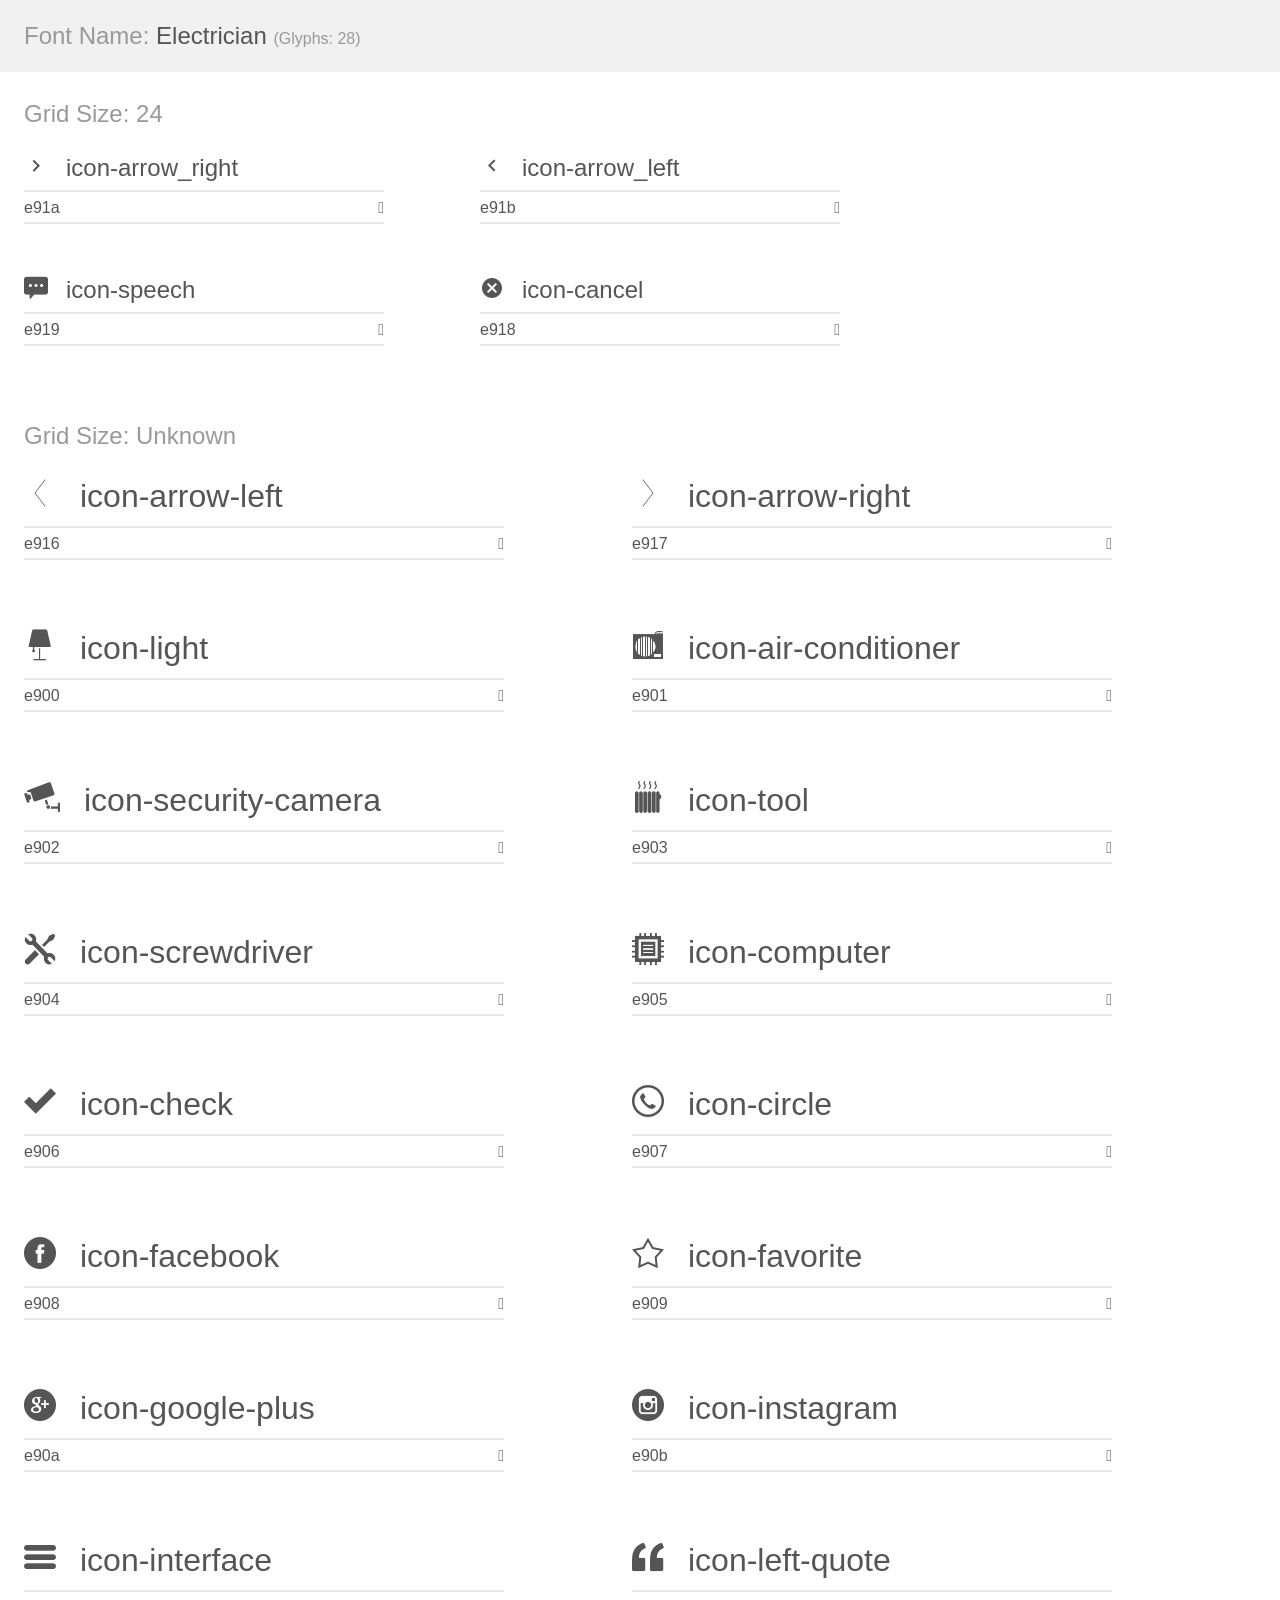
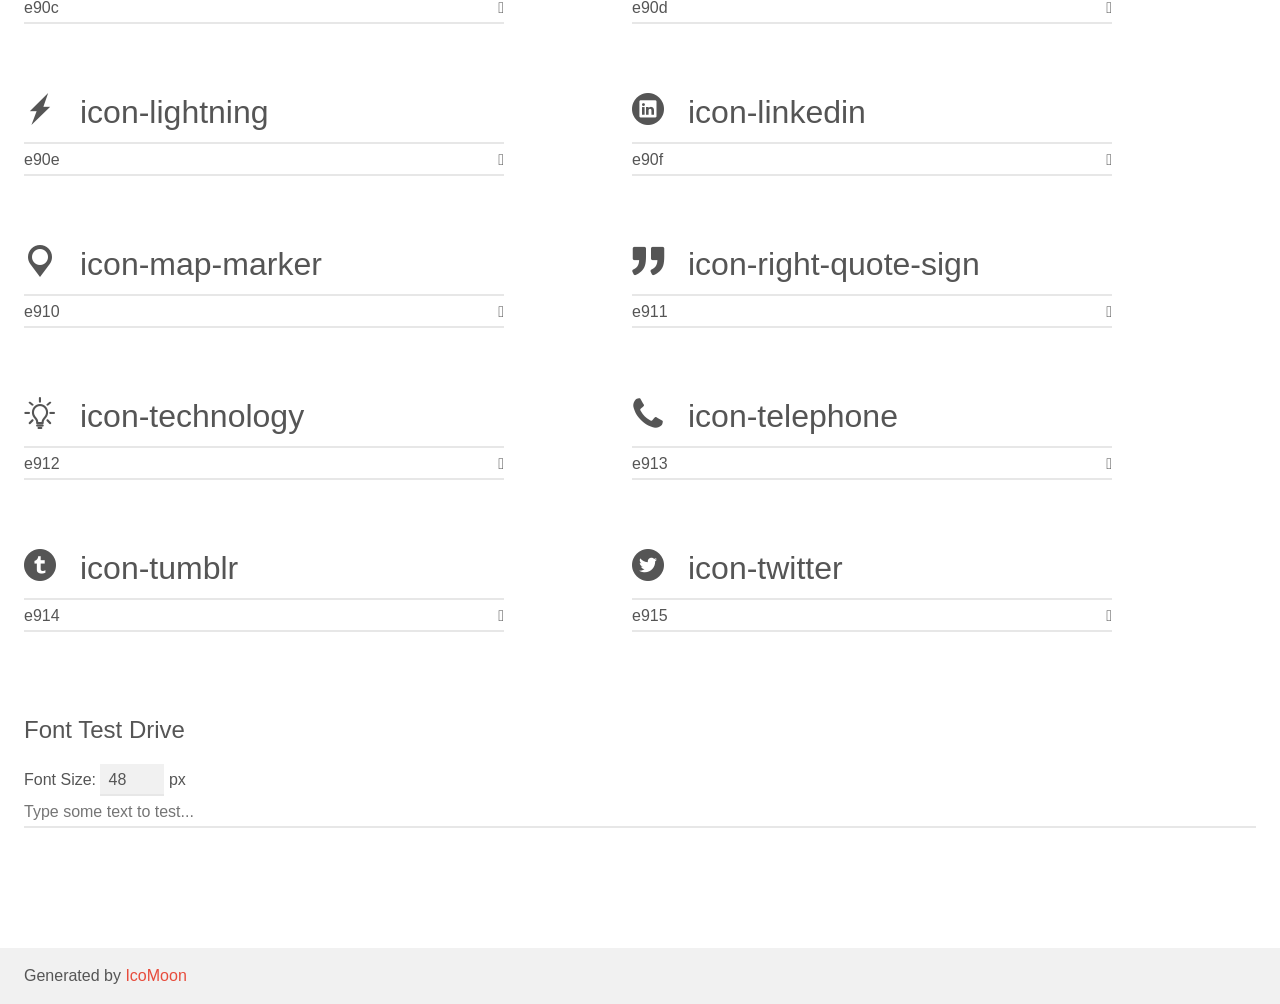
<file: iconfont/demo.html>
<!doctype html>
<html>
<head>
    <meta charset="utf-8">
    <title>IcoMoon Demo</title>
    <meta name="description" content="An Icon Font Generated By IcoMoon.io">
    <meta name="viewport" content="width=device-width, initial-scale=1">
    <link rel="stylesheet" href="demo-files/demo.css">
    <link rel="stylesheet" href="style.css"></head>
<body>
    <div class="bgc1 clearfix">
        <h1 class="mhmm mvm"><span class="fgc1">Font Name:</span> Electrician <small class="fgc1">(Glyphs:&nbsp;28)</small></h1>
    </div>
    <div class="clearfix mhl ptl">
        <h1 class="mvm mtn fgc1">Grid Size: 24</h1>
        <div class="glyph fs1">
            <div class="clearfix bshadow0 pbs">
                <span class="icon-arrow_right">
                
                </span>
                <span class="mls"> icon-arrow_right</span>
            </div>
            <fieldset class="fs0 size1of1 clearfix hidden-false">
                <input type="text" readonly value="e91a" class="unit size1of2" />
                <input type="text" maxlength="1" readonly value="&#xe91a;" class="unitRight size1of2 talign-right" />
            </fieldset>
            <div class="fs0 bshadow0 clearfix hidden-true">
                <span class="unit pvs fgc1">liga: </span>
                <input type="text" readonly value="" class="liga unitRight" />
            </div>
        </div>
        <div class="glyph fs1">
            <div class="clearfix bshadow0 pbs">
                <span class="icon-arrow_left">
                
                </span>
                <span class="mls"> icon-arrow_left</span>
            </div>
            <fieldset class="fs0 size1of1 clearfix hidden-false">
                <input type="text" readonly value="e91b" class="unit size1of2" />
                <input type="text" maxlength="1" readonly value="&#xe91b;" class="unitRight size1of2 talign-right" />
            </fieldset>
            <div class="fs0 bshadow0 clearfix hidden-true">
                <span class="unit pvs fgc1">liga: </span>
                <input type="text" readonly value="" class="liga unitRight" />
            </div>
        </div>
        <div class="glyph fs1">
            <div class="clearfix bshadow0 pbs">
                <span class="icon-speech">
                
                </span>
                <span class="mls"> icon-speech</span>
            </div>
            <fieldset class="fs0 size1of1 clearfix hidden-false">
                <input type="text" readonly value="e919" class="unit size1of2" />
                <input type="text" maxlength="1" readonly value="&#xe919;" class="unitRight size1of2 talign-right" />
            </fieldset>
            <div class="fs0 bshadow0 clearfix hidden-true">
                <span class="unit pvs fgc1">liga: </span>
                <input type="text" readonly value="" class="liga unitRight" />
            </div>
        </div>
        <div class="glyph fs1">
            <div class="clearfix bshadow0 pbs">
                <span class="icon-cancel">
                
                </span>
                <span class="mls"> icon-cancel</span>
            </div>
            <fieldset class="fs0 size1of1 clearfix hidden-false">
                <input type="text" readonly value="e918" class="unit size1of2" />
                <input type="text" maxlength="1" readonly value="&#xe918;" class="unitRight size1of2 talign-right" />
            </fieldset>
            <div class="fs0 bshadow0 clearfix hidden-true">
                <span class="unit pvs fgc1">liga: </span>
                <input type="text" readonly value="" class="liga unitRight" />
            </div>
        </div>
  </div>
    <div class="clearfix mhl ptl">
        <h1 class="mvm mtn fgc1">Grid Size: Unknown</h1>
        <div class="glyph fs2">
            <div class="clearfix bshadow0 pbs">
                <span class="icon-arrow-left">
                
                </span>
                <span class="mls"> icon-arrow-left</span>
            </div>
            <fieldset class="fs0 size1of1 clearfix hidden-false">
                <input type="text" readonly value="e916" class="unit size1of2" />
                <input type="text" maxlength="1" readonly value="&#xe916;" class="unitRight size1of2 talign-right" />
            </fieldset>
            <div class="fs0 bshadow0 clearfix hidden-true">
                <span class="unit pvs fgc1">liga: </span>
                <input type="text" readonly value="" class="liga unitRight" />
            </div>
        </div>
        <div class="glyph fs2">
            <div class="clearfix bshadow0 pbs">
                <span class="icon-arrow-right">
                
                </span>
                <span class="mls"> icon-arrow-right</span>
            </div>
            <fieldset class="fs0 size1of1 clearfix hidden-false">
                <input type="text" readonly value="e917" class="unit size1of2" />
                <input type="text" maxlength="1" readonly value="&#xe917;" class="unitRight size1of2 talign-right" />
            </fieldset>
            <div class="fs0 bshadow0 clearfix hidden-true">
                <span class="unit pvs fgc1">liga: </span>
                <input type="text" readonly value="" class="liga unitRight" />
            </div>
        </div>
        <div class="glyph fs2">
            <div class="clearfix bshadow0 pbs">
                <span class="icon-light">
                
                </span>
                <span class="mls"> icon-light</span>
            </div>
            <fieldset class="fs0 size1of1 clearfix hidden-false">
                <input type="text" readonly value="e900" class="unit size1of2" />
                <input type="text" maxlength="1" readonly value="&#xe900;" class="unitRight size1of2 talign-right" />
            </fieldset>
            <div class="fs0 bshadow0 clearfix hidden-true">
                <span class="unit pvs fgc1">liga: </span>
                <input type="text" readonly value="" class="liga unitRight" />
            </div>
        </div>
        <div class="glyph fs2">
            <div class="clearfix bshadow0 pbs">
                <span class="icon-air-conditioner">
                
                </span>
                <span class="mls"> icon-air-conditioner</span>
            </div>
            <fieldset class="fs0 size1of1 clearfix hidden-false">
                <input type="text" readonly value="e901" class="unit size1of2" />
                <input type="text" maxlength="1" readonly value="&#xe901;" class="unitRight size1of2 talign-right" />
            </fieldset>
            <div class="fs0 bshadow0 clearfix hidden-true">
                <span class="unit pvs fgc1">liga: </span>
                <input type="text" readonly value="" class="liga unitRight" />
            </div>
        </div>
        <div class="glyph fs2">
            <div class="clearfix bshadow0 pbs">
                <span class="icon-security-camera">
                
                </span>
                <span class="mls"> icon-security-camera</span>
            </div>
            <fieldset class="fs0 size1of1 clearfix hidden-false">
                <input type="text" readonly value="e902" class="unit size1of2" />
                <input type="text" maxlength="1" readonly value="&#xe902;" class="unitRight size1of2 talign-right" />
            </fieldset>
            <div class="fs0 bshadow0 clearfix hidden-true">
                <span class="unit pvs fgc1">liga: </span>
                <input type="text" readonly value="" class="liga unitRight" />
            </div>
        </div>
        <div class="glyph fs2">
            <div class="clearfix bshadow0 pbs">
                <span class="icon-tool">
                
                </span>
                <span class="mls"> icon-tool</span>
            </div>
            <fieldset class="fs0 size1of1 clearfix hidden-false">
                <input type="text" readonly value="e903" class="unit size1of2" />
                <input type="text" maxlength="1" readonly value="&#xe903;" class="unitRight size1of2 talign-right" />
            </fieldset>
            <div class="fs0 bshadow0 clearfix hidden-true">
                <span class="unit pvs fgc1">liga: </span>
                <input type="text" readonly value="" class="liga unitRight" />
            </div>
        </div>
        <div class="glyph fs2">
            <div class="clearfix bshadow0 pbs">
                <span class="icon-screwdriver">
                
                </span>
                <span class="mls"> icon-screwdriver</span>
            </div>
            <fieldset class="fs0 size1of1 clearfix hidden-false">
                <input type="text" readonly value="e904" class="unit size1of2" />
                <input type="text" maxlength="1" readonly value="&#xe904;" class="unitRight size1of2 talign-right" />
            </fieldset>
            <div class="fs0 bshadow0 clearfix hidden-true">
                <span class="unit pvs fgc1">liga: </span>
                <input type="text" readonly value="" class="liga unitRight" />
            </div>
        </div>
        <div class="glyph fs2">
            <div class="clearfix bshadow0 pbs">
                <span class="icon-computer">
                
                </span>
                <span class="mls"> icon-computer</span>
            </div>
            <fieldset class="fs0 size1of1 clearfix hidden-false">
                <input type="text" readonly value="e905" class="unit size1of2" />
                <input type="text" maxlength="1" readonly value="&#xe905;" class="unitRight size1of2 talign-right" />
            </fieldset>
            <div class="fs0 bshadow0 clearfix hidden-true">
                <span class="unit pvs fgc1">liga: </span>
                <input type="text" readonly value="" class="liga unitRight" />
            </div>
        </div>
        <div class="glyph fs2">
            <div class="clearfix bshadow0 pbs">
                <span class="icon-check">
                
                </span>
                <span class="mls"> icon-check</span>
            </div>
            <fieldset class="fs0 size1of1 clearfix hidden-false">
                <input type="text" readonly value="e906" class="unit size1of2" />
                <input type="text" maxlength="1" readonly value="&#xe906;" class="unitRight size1of2 talign-right" />
            </fieldset>
            <div class="fs0 bshadow0 clearfix hidden-true">
                <span class="unit pvs fgc1">liga: </span>
                <input type="text" readonly value="" class="liga unitRight" />
            </div>
        </div>
        <div class="glyph fs2">
            <div class="clearfix bshadow0 pbs">
                <span class="icon-circle">
                
                </span>
                <span class="mls"> icon-circle</span>
            </div>
            <fieldset class="fs0 size1of1 clearfix hidden-false">
                <input type="text" readonly value="e907" class="unit size1of2" />
                <input type="text" maxlength="1" readonly value="&#xe907;" class="unitRight size1of2 talign-right" />
            </fieldset>
            <div class="fs0 bshadow0 clearfix hidden-true">
                <span class="unit pvs fgc1">liga: </span>
                <input type="text" readonly value="" class="liga unitRight" />
            </div>
        </div>
        <div class="glyph fs2">
            <div class="clearfix bshadow0 pbs">
                <span class="icon-facebook">
                
                </span>
                <span class="mls"> icon-facebook</span>
            </div>
            <fieldset class="fs0 size1of1 clearfix hidden-false">
                <input type="text" readonly value="e908" class="unit size1of2" />
                <input type="text" maxlength="1" readonly value="&#xe908;" class="unitRight size1of2 talign-right" />
            </fieldset>
            <div class="fs0 bshadow0 clearfix hidden-true">
                <span class="unit pvs fgc1">liga: </span>
                <input type="text" readonly value="" class="liga unitRight" />
            </div>
        </div>
        <div class="glyph fs2">
            <div class="clearfix bshadow0 pbs">
                <span class="icon-favorite">
                
                </span>
                <span class="mls"> icon-favorite</span>
            </div>
            <fieldset class="fs0 size1of1 clearfix hidden-false">
                <input type="text" readonly value="e909" class="unit size1of2" />
                <input type="text" maxlength="1" readonly value="&#xe909;" class="unitRight size1of2 talign-right" />
            </fieldset>
            <div class="fs0 bshadow0 clearfix hidden-true">
                <span class="unit pvs fgc1">liga: </span>
                <input type="text" readonly value="" class="liga unitRight" />
            </div>
        </div>
        <div class="glyph fs2">
            <div class="clearfix bshadow0 pbs">
                <span class="icon-google-plus">
                
                </span>
                <span class="mls"> icon-google-plus</span>
            </div>
            <fieldset class="fs0 size1of1 clearfix hidden-false">
                <input type="text" readonly value="e90a" class="unit size1of2" />
                <input type="text" maxlength="1" readonly value="&#xe90a;" class="unitRight size1of2 talign-right" />
            </fieldset>
            <div class="fs0 bshadow0 clearfix hidden-true">
                <span class="unit pvs fgc1">liga: </span>
                <input type="text" readonly value="" class="liga unitRight" />
            </div>
        </div>
        <div class="glyph fs2">
            <div class="clearfix bshadow0 pbs">
                <span class="icon-instagram">
                
                </span>
                <span class="mls"> icon-instagram</span>
            </div>
            <fieldset class="fs0 size1of1 clearfix hidden-false">
                <input type="text" readonly value="e90b" class="unit size1of2" />
                <input type="text" maxlength="1" readonly value="&#xe90b;" class="unitRight size1of2 talign-right" />
            </fieldset>
            <div class="fs0 bshadow0 clearfix hidden-true">
                <span class="unit pvs fgc1">liga: </span>
                <input type="text" readonly value="" class="liga unitRight" />
            </div>
        </div>
        <div class="glyph fs2">
            <div class="clearfix bshadow0 pbs">
                <span class="icon-interface">
                
                </span>
                <span class="mls"> icon-interface</span>
            </div>
            <fieldset class="fs0 size1of1 clearfix hidden-false">
                <input type="text" readonly value="e90c" class="unit size1of2" />
                <input type="text" maxlength="1" readonly value="&#xe90c;" class="unitRight size1of2 talign-right" />
            </fieldset>
            <div class="fs0 bshadow0 clearfix hidden-true">
                <span class="unit pvs fgc1">liga: </span>
                <input type="text" readonly value="" class="liga unitRight" />
            </div>
        </div>
        <div class="glyph fs2">
            <div class="clearfix bshadow0 pbs">
                <span class="icon-left-quote">
                
                </span>
                <span class="mls"> icon-left-quote</span>
            </div>
            <fieldset class="fs0 size1of1 clearfix hidden-false">
                <input type="text" readonly value="e90d" class="unit size1of2" />
                <input type="text" maxlength="1" readonly value="&#xe90d;" class="unitRight size1of2 talign-right" />
            </fieldset>
            <div class="fs0 bshadow0 clearfix hidden-true">
                <span class="unit pvs fgc1">liga: </span>
                <input type="text" readonly value="" class="liga unitRight" />
            </div>
        </div>
        <div class="glyph fs2">
            <div class="clearfix bshadow0 pbs">
                <span class="icon-lightning">
                
                </span>
                <span class="mls"> icon-lightning</span>
            </div>
            <fieldset class="fs0 size1of1 clearfix hidden-false">
                <input type="text" readonly value="e90e" class="unit size1of2" />
                <input type="text" maxlength="1" readonly value="&#xe90e;" class="unitRight size1of2 talign-right" />
            </fieldset>
            <div class="fs0 bshadow0 clearfix hidden-true">
                <span class="unit pvs fgc1">liga: </span>
                <input type="text" readonly value="" class="liga unitRight" />
            </div>
        </div>
        <div class="glyph fs2">
            <div class="clearfix bshadow0 pbs">
                <span class="icon-linkedin">
                
                </span>
                <span class="mls"> icon-linkedin</span>
            </div>
            <fieldset class="fs0 size1of1 clearfix hidden-false">
                <input type="text" readonly value="e90f" class="unit size1of2" />
                <input type="text" maxlength="1" readonly value="&#xe90f;" class="unitRight size1of2 talign-right" />
            </fieldset>
            <div class="fs0 bshadow0 clearfix hidden-true">
                <span class="unit pvs fgc1">liga: </span>
                <input type="text" readonly value="" class="liga unitRight" />
            </div>
        </div>
        <div class="glyph fs2">
            <div class="clearfix bshadow0 pbs">
                <span class="icon-map-marker">
                
                </span>
                <span class="mls"> icon-map-marker</span>
            </div>
            <fieldset class="fs0 size1of1 clearfix hidden-false">
                <input type="text" readonly value="e910" class="unit size1of2" />
                <input type="text" maxlength="1" readonly value="&#xe910;" class="unitRight size1of2 talign-right" />
            </fieldset>
            <div class="fs0 bshadow0 clearfix hidden-true">
                <span class="unit pvs fgc1">liga: </span>
                <input type="text" readonly value="" class="liga unitRight" />
            </div>
        </div>
        <div class="glyph fs2">
            <div class="clearfix bshadow0 pbs">
                <span class="icon-right-quote-sign">
                
                </span>
                <span class="mls"> icon-right-quote-sign</span>
            </div>
            <fieldset class="fs0 size1of1 clearfix hidden-false">
                <input type="text" readonly value="e911" class="unit size1of2" />
                <input type="text" maxlength="1" readonly value="&#xe911;" class="unitRight size1of2 talign-right" />
            </fieldset>
            <div class="fs0 bshadow0 clearfix hidden-true">
                <span class="unit pvs fgc1">liga: </span>
                <input type="text" readonly value="" class="liga unitRight" />
            </div>
        </div>
        <div class="glyph fs2">
            <div class="clearfix bshadow0 pbs">
                <span class="icon-technology">
                
                </span>
                <span class="mls"> icon-technology</span>
            </div>
            <fieldset class="fs0 size1of1 clearfix hidden-false">
                <input type="text" readonly value="e912" class="unit size1of2" />
                <input type="text" maxlength="1" readonly value="&#xe912;" class="unitRight size1of2 talign-right" />
            </fieldset>
            <div class="fs0 bshadow0 clearfix hidden-true">
                <span class="unit pvs fgc1">liga: </span>
                <input type="text" readonly value="" class="liga unitRight" />
            </div>
        </div>
        <div class="glyph fs2">
            <div class="clearfix bshadow0 pbs">
                <span class="icon-telephone">
                
                </span>
                <span class="mls"> icon-telephone</span>
            </div>
            <fieldset class="fs0 size1of1 clearfix hidden-false">
                <input type="text" readonly value="e913" class="unit size1of2" />
                <input type="text" maxlength="1" readonly value="&#xe913;" class="unitRight size1of2 talign-right" />
            </fieldset>
            <div class="fs0 bshadow0 clearfix hidden-true">
                <span class="unit pvs fgc1">liga: </span>
                <input type="text" readonly value="" class="liga unitRight" />
            </div>
        </div>
        <div class="glyph fs2">
            <div class="clearfix bshadow0 pbs">
                <span class="icon-tumblr">
                
                </span>
                <span class="mls"> icon-tumblr</span>
            </div>
            <fieldset class="fs0 size1of1 clearfix hidden-false">
                <input type="text" readonly value="e914" class="unit size1of2" />
                <input type="text" maxlength="1" readonly value="&#xe914;" class="unitRight size1of2 talign-right" />
            </fieldset>
            <div class="fs0 bshadow0 clearfix hidden-true">
                <span class="unit pvs fgc1">liga: </span>
                <input type="text" readonly value="" class="liga unitRight" />
            </div>
        </div>
        <div class="glyph fs2">
            <div class="clearfix bshadow0 pbs">
                <span class="icon-twitter">
                
                </span>
                <span class="mls"> icon-twitter</span>
            </div>
            <fieldset class="fs0 size1of1 clearfix hidden-false">
                <input type="text" readonly value="e915" class="unit size1of2" />
                <input type="text" maxlength="1" readonly value="&#xe915;" class="unitRight size1of2 talign-right" />
            </fieldset>
            <div class="fs0 bshadow0 clearfix hidden-true">
                <span class="unit pvs fgc1">liga: </span>
                <input type="text" readonly value="" class="liga unitRight" />
            </div>
        </div>
  </div>

    <!--[if gt IE 8]><!-->
    <div class="mhl clearfix mbl">
        <h1>Font Test Drive</h1>
        <label>
            Font Size: <input id="fontSize" type="number" class="textbox0 mbm"
            min="8" value="48" />
            px
        </label>
        <input id="testText" type="text" class="phl size1of1 mvl"
        placeholder="Type some text to test..." value=""/>
        </label>
        <div id="testDrive" class="icon-">&nbsp;
        </div>
    </div>
    <!--<![endif]-->
    <div class="bgc1 clearfix">
        <p class="mhl">Generated by <a href="https://icomoon.io/app">IcoMoon</a></p>
    </div>

    <script src="demo-files/demo.js"></script>
</body>
</html>
</file>
<file: css/custom.css>
/*----------------------------------------
[Table of contents]

1. Typography
   1.1 Typography Styles
   1.2 Page Preloader
   1.3 Forms
   1.4 Buttons
   1.5 Social Icons
   1.6 Tags   
   1.7 Calendar
2. Main Structure
   2.1 Layout Styles
   2.2 Header
       1.2.1 Slide Menu
   2.3 Footer
   2.4 Main Slider
3. Content
   3.1 Breadcrumbs block
   3.2 Category block
   3.3 Pricing block
   3.4 Video block
   3.5 Brands block
   3.6 Text + Icon block
   3.7 Testimonials block
   3.8 Request form block
   3.9 Gallery block
   3.10 Bulb block
   3.11 Faq page
   3.12 Blog page
4. Plugins overlay styles



---------------------------------------*/
/*---------------------------------------*/
/*--------     1. Typography     --------*/
/*---------------------------------------*/
/*-------  1.1 Typography Styles --------*/


img {
  display: block;
  max-width: 100%;
  height: auto;
}

/*==================================================
 * Effect 1
 * ===============================================*/
.effect1:hover{
  -webkit-box-shadow: 0px 10px 15px 0px rgba(0,0,0,0.75);
    -moz-box-shadow: 0px 10px 15px 0px rgba(0,0,0,0.75);
      box-shadow: 0px 10px 15px 0px rgba(0,0,0,0.75);
  -webkit-transition: all 0.5s; /* Safari */
    -moz-transition: all 0.5s; /* Mozilla */
      transition: all 0.5s;
  background-color: black;
  color: white;
}

.effect1:hover h6{
  color: white;
}

.person-name {
 text-align: center;
 margin-top: 10px;
}

.person-position {
  text-align: center;
}

.effect1 {
  -webkit-transition: all 0.5s; /* Safari */
    -moz-transition: all 0.5s; /* Mozilla */
      transition: all 0.5s;
}

.effect1 img {
  margin-left: auto;
  margin-right: auto;
  display: block;
}

.block-content-top {
  margin-top: -30px;
}

.box.effect1 {
  padding-top: 15px;
}

.about-us-heading {
  padding: 70px 0 25px 0;
}




body {
  font-family: 'Roboto', sans-serif;
  color: #000000;
  font-size: 16px;
  line-height: 23px;
  font-weight: 400;
}
@media (max-width: 767px) {
  body {
    font-size: 16px;
    line-height: 23px;
  }
}
a {
  color: #000000;
}
p {
  font-size: 16px;
  line-height: 23px;
  margin-bottom: 23px;
}
@media (max-width: 767px) {
  p {
    font-size: 14px;
    line-height: 20px;
    margin-bottom: 20px;
  }
}
.font20 {
  font-size: 20px;
  line-height: 30px;
  margin-bottom: 30px;
}
@media (max-width: 767px) {
  .font20 {
    font-size: 16px;
    line-height: 22px;
    margin-bottom: 22px;
  }
}
.font24 {
  font-size: 24px;
  line-height: 30px;
  font-weight: 300;
  margin-bottom: 50px;
  color: #000;
}
@media (max-width: 767px) {
  .font24 {
    font-size: 18px;
    line-height: 24px;
    margin-bottom: 24px;
  }
}
.color {
  color: #252936;
}
.color-alt {
  color: #f47629;
}
h1,
h2 {
  font-size: 50px;
  line-height: 50px;
  margin: 0 0 18px;
  font-family: 'Roboto', sans-serif;
  font-weight: 500;
  color: #252936;
}
h1 a,
h2 a {
  color: #252936;
  -webkit-transition: color 0.2s ease;
  -moz-transition: color 0.2s ease;
  -ms-transition: color 0.2s ease;
  -o-transition: color 0.2s ease;
}
h1 a:hover,
h2 a:hover {
  color: #f47629;
  text-decoration: none;
}
h1 b,
h2 b {
  color: #f47629;
  font-weight: 500;
}
@media (max-width: 767px) {
  h1,
  h2 {
    font-size: 34px;
    line-height: 40px;
    margin: 0 0 20px;
  }
}
@media (max-width: 479px) {
  h1,
  h2 {
    font-size: 30px;
    line-height: 36px;
  }
}
@media (min-width: 768px) {
  h2.smaller {
    font-size: 44px;
  }
}
h3 {
  font-size: 38px;
  line-height: 1em;
  padding: 0;
  margin: 0 0 4px;
  font-family: 'Roboto', sans-serif;
  font-weight: 500;
  color: #f47629;
}
@media (max-width: 767px) {
  h3 {
    font-size: 26px;
    margin: 0 0 10px;
  }
}
h3 span.light {
  font-weight: 300;
}
h3 b {
  font-weight: 500;
}
h3.dark {
  color: #252936;
}
h4 {
  font-size: 24px;
  line-height: 1em;
  padding: 0;
  margin: 0 0 20px;
  font-family: 'Roboto', sans-serif;
  font-weight: 500;
  color: #f47629;
}
@media (max-width: 767px) {
  h4 {
    font-size: 20px;
    margin: 0 0 15px;
  }
}
h4 .icon {
  font-size: 0.6666em;
  padding-right: 7px;
  vertical-align: baseline;
}
h4.subtitle {
  margin-top: -7px;
  margin-bottom: 30px;
}
h4.dark {
  color: #252936;
}
h5 {
  padding: 0;
  margin: 0 0 15px;
  font-family: 'Roboto', sans-serif;
  font-size: 24px;
  line-height: 26px;
  font-weight: 500;
  text-transform: uppercase;
  color: #272727;
}
@media (max-width: 767px) {
  h5 {
    font-size: 18px;
    margin: 0 0 10px;
  }
}
h6 {
  font-size: 20px;
  line-height: 26px;
  margin: 0;
  padding: 0;
  font-weight: 500;
  text-transform: uppercase;
  color: #272727;
}
.divider {
  clear: both;
  height: 35px;
}
@media (max-width: 767px) {
  .divider {
    height: 20px;
  }
}
.divider-lg {
  clear: both;
  height: 65px;
}
@media (max-width: 767px) {
  .divider-lg {
    height: 40px;
  }
}
.divider-md {
  clear: both;
  height: 35px;
}
@media (max-width: 767px) {
  .divider-md {
    height: 20px;
  }
}
.divider-sm {
  clear: both;
  height: 15px;
}
@media (max-width: 767px) {
  .divider-sm {
    height: 10px;
  }
}
.marker-list {
  margin: 5px 0 35px;
  padding: 0;
  list-style: none;
}
.marker-list > li {
  position: relative;
  padding-left: 27px;
  margin-bottom: 9px;
}
.marker-list > li:after {
  position: absolute;
  top: 2px;
  left: 0;
  display: block;
  font-family: 'Electrician';
  content: "\e906";
  font-size: 12px;
  color: #f47629;
}
.category-list {
  margin: 0 0 30px;
  padding: 0;
  list-style: none;
}
.category-list > li {
  position: relative;
  padding: 9px 15px;
  font-size: 16px;
  line-height: 20px;
  border-bottom: 1px dotted #ccc;
}
.category-list > li:last-child {
  border-bottom: 0;
}
.category-list > li a {
  color: #252936;
}
.category-list > li a:hover {
  text-decoration: none;
  color: #f47629;
}
.category-list > li:after {
  position: absolute;
  top: 9px;
  left: 0;
  display: block;
  font-family: 'Electrician';
  content: "\e91a";
  font-size: 12px;
  color: #f47629;
}
.address-block {
  position: relative;
  padding: 0 0 20px 40px;
  font-size: 16px;
  line-height: 26px;
}
.address-block .icon {
  position: absolute;
  top: 5px;
  left: 0;
  font-size: 20px;
  line-height: 20px;
  color: #f47629;
}
#map {
  width: 100%;
  height: 280px;
  margin: 0;
  border: 0;
  overflow: hidden;
}
.vert-wrap,
.vert-wrapper {
  display: table;
  width: 100%;
  height: 100%;
}
.vert-wrap .vert,
.vert-wrapper .vert {
  display: table-cell;
  height: 100%;
  vertical-align: middle;
}
blockquote {
  position: relative;
  padding: 0 0 0 50px;
  margin: 35px 0 20px;
  font-size: 16px;
  border-left: 0;
}
blockquote p {
  font-style: italic;
  font-weight: 600;
  margin-bottom: 15px;
}
blockquote:before {
  font-family: "Electrician";
  content: '\e90d';
  display: block;
  position: absolute;
  top: -5px;
  left: -10px;
  color: #f47629;
  font-size: 42px;
  line-height: 1em;
  font-style: normal;
}
@media (max-width: 767px) {
  blockquote:before {
    left: 0;
  }
}
@media (max-width: 767px) {
  blockquote:before {
    font-size: 30px;
  }
}
blockquote .quote-author {
  color: #f47629;
  font-weight: 500;
}
.table-wrapper {
  overflow-x: auto;
}
/*-------- 1.2 Page Preloader    --------*/
#loader-wrapper {
  position: fixed;
  top: 0;
  left: 0;
  width: 100%;
  height: 100%;
  z-index: 10000000;
  background-color: #fff;
}
#loader-wrapper.loader-off {
  display: none !important;
}
#loader {
  display: block;
  margin: -50px 0 0 -150px;
  height: 100px;
  width: 300px;
  position: relative;
  top: 50%;
  left: 50%;
}
.loader {
  text-align: center;
  font-family: Arial, "Helvetica Neue", Helvetica, sans-serif;
  font-size: 25px;
  line-height: 100px;
  margin: 0 auto;
}
.loader .bolt {
  width: 0px;
  height: 0px;
  border: 15px solid transparent;
  border-bottom: 55px solid #f47629;
  position: absolute;
  margin-top: -100px;
  margin-left: 43%;
}
.loader .one {
  margin-left: 0;
  transform: rotateZ(-25deg) translateY(7px);
  animation: white 0.5s linear infinite;
}
.loader .one .other {
  animation: whitet 0.5s linear infinite;
}
.loader .two {
  border-bottom: 55px solid #FEFEFE;
  transform: translateY(-7px);
  animation: orange 0.7s linear infinite;
}
.loader .two .other {
  border-top: 55px solid #FEFEFE;
  animation: oranget 0.7s linear infinite;
}
.loader .three {
  margin-left: 84%;
  transform: rotateZ(25deg) translateY(0px);
  animation: white 0.5s linear infinite;
}
.loader .three .other {
  animation: whitet 0.5s linear infinite;
}
.loader .other {
  width: 0px;
  height: 0px;
  border: 11px solid transparent;
  border-top: 55px solid #f47629;
  margin-top: 40px;
}
@keyframes white {
  to {
    border-bottom-color: #FEFEFE;
  }
}
@keyframes whitet {
  to {
    border-top-color: #FEFEFE;
  }
}
@keyframes orange {
  to {
    border-bottom-color: #f47629;
  }
}
@keyframes oranget {
  to {
    border-top-color: #f47629;
  }
}
/*-------- 1.3 Forms             --------*/
.input-custom {
  appearance: none;
  margin-bottom: 4px;
  padding: 13px 15px 13px;
  font-size: 16px;
  line-height: 20px;
  height: 47px;
  background: #fff;
  border: 0;
  border-radius: 2px;
  color: #000;
  -webkit-box-shadow: none;
  -moz-box-shadow: none;
  box-shadow: none;
}
.input-custom:hover,
.input-custom:focus,
.input-custom.focus {
  -webkit-box-shadow: none;
  -moz-box-shadow: none;
  box-shadow: none;
  outline: none;
}
.input-custom.input-full {
  width: 100%;
}
.textarea-custom {
  appearance: none;
  margin-bottom: 4px;
  padding: 13px 15px 13px;
  font-size: 16px;
  line-height: 20px;
  height: 47px;
  background: #fff;
  border: 0;
  border-radius: 2px;
  color: #000;
  -webkit-box-shadow: none;
  -moz-box-shadow: none;
  box-shadow: none;
  min-height: 235px;
  height: auto;
}
.textarea-custom:hover,
.textarea-custom:focus,
.textarea-custom.focus {
  -webkit-box-shadow: none;
  -moz-box-shadow: none;
  box-shadow: none;
  outline: none;
}
.textarea-custom.input-full {
  width: 100%;
}
.input-wrapper {
  position: relative;
}
.placeholder {
  font-size: 16px;
  line-height: 20px;
  color: #959595;
}
input::-webkit-input-placeholder {
  font-size: 16px;
  line-height: 20px;
  color: #959595;
}
input::-moz-placeholder {
  font-size: 16px;
  line-height: 20px;
  color: #959595;
}
input:-ms-input-placeholder {
  font-size: 16px;
  line-height: 20px;
  color: #959595;
}
input:-moz-placeholder {
  font-size: 16px;
  line-height: 20px;
  color: #959595;
}
.required {
  color: red;
}
input.input-custom,
textarea.textarea-custom,
.select-wrapper select.input-custom,
.select-wrapper select.select-custom {
  -webkit-appearance: none;
  -moz-appearance: none;
}
.contact-form {
  margin-bottom: 15px;
  margin-top: 0;
}
.contact-form .input-custom,
.contact-form .textarea-custom {
  margin-bottom: 15px;
  border: 1px solid #dbdbdb;
  padding: 16px 15px 17px;
  height: 50px;
}
label {
  font-size: 17px;
  line-height: 24px;
  font-weight: 400;
  margin-bottom: 5px;
  color: #000;
}
form label.error {
  display: block;
  color: #ff0000;
  font-size: 14px !important;
  margin-top: -15px;
  opacity: 1 !important;
}
#success,
#error,
#subscribeSuccess,
#subscribeError {
  display: none;
  height: 70px;
}
#subscribeSuccess,
#subscribeError {
  height: 30px;
}
#success span,
#error span,
#subscribeSuccess span,
#subscribeError span {
  display: block;
}
#success span p,
#error span p,
#subscribeSuccess span p,
#subscribeError span p {
  margin-top: 15px;
}
#success span p,
#subscribeSuccess span p {
  color: #2990d6;
}
#error span p,
#subscribeError span p {
  color: #c0392b;
}
/*-------- 1.4 Buttons           --------*/
button:focus,
.btn:focus,
button:active:focus,
.btn:active:focus,
button.active:focus,
.btn.active:focus,
button.focus,
.btn.focus,
button:active.focus,
.btn:active.focus,
button.active.focus,
.btn.active.focus {
  outline: 0;
  outline: none;
  -webkit-box-shadow: none;
  -moz-box-shadow: none;
  box-shadow: none;
}
button:hover,
.btn:hover,
button:focus,
.btn:focus,
button.focus,
.btn.focus {
  outline: 0;
  outline: none;
  -webkit-box-shadow: none;
  -moz-box-shadow: none;
  box-shadow: none;
}
button:active,
.btn:active,
button.active,
.btn.active {
  outline: 0;
  outline: none;
  -webkit-box-shadow: none;
  -moz-box-shadow: none;
  box-shadow: none;
}
button.pull-right,
.btn.pull-right {
  margin-right: 10px;
}
.btn {
  padding: 13px 18px 17px;
  font-family: 'Roboto', sans-serif;
  font-size: 16px;
  line-height: 19px;
  font-weight: 500;
  height: 49px;
  background-color: #f47629;
  color: #ffffff;
  border-radius: 4px;
  vertical-align: top;
  -webkit-transition: all 300ms ease;
  -moz-transition: all 300ms ease;
  -ms-transition: all 300ms ease;
  -o-transition: all 300ms ease;
  text-decoration: none;
}
.btn:hover,
.btn.active,
.btn:active,
.btn.focus,
.btn:focus {
  background: #fff;
  color: #000000;
}
.btn:hover .icon,
.btn.active .icon,
.btn:active .icon,
.btn.focus .icon,
.btn:focus .icon {
  color: #f47629;
}
.btn span {
  display: inline-block;
  vertical-align: middle;
}
.btn .icon {
  display: inline-block;
  vertical-align: middle;
  padding-right: 5px;
  font-size: 18px;
}
.btn.btn-sm {
  height: 43px;
  font-size: 16px;
  line-height: 23px;
  padding: 6px 22px 11px;
  border-radius: 4px;
}
.btn.btn-lg {
  height: 61px;
  font-size: 20px;
  line-height: 30px;
  padding: 15px 30px;
}
.btn-light {
  background-color: #7a7e8b;
  color: #ffffff;
}
.btn-light:hover,
.btn-light.active,
.btn-light:active,
.btn-light.focus,
.btn-light:focus {
  background: #fff;
  color: #7a7e8b;
}
.btn-invert {
  background: #fff;
  color: #000000;
}
.btn-invert .icon {
  color: #f47629;
}
.btn-invert:hover,
.btn-invert.active,
.btn-invert:active,
.btn-invert.focus,
.btn-invert:focus {
  background-color: #f47629;
  color: #ffffff;
}
.btn-invert:hover .icon,
.btn-invert.active .icon,
.btn-invert:active .icon,
.btn-invert.focus .icon,
.btn-invert:focus .icon {
  color: #ffffff;
}
.btn-border {
  border: 1px solid #f47629;
}
.btn-inline .btn {
  margin: 0 20px 20px 0;
}
.text-center .btn-inline .btn {
  margin: 0 10px 20px;
}
/*-------- 1.5 Social Icons      --------*/
.social-links ul {
  margin: 0;
  padding: 0;
}
.social-links ul li {
  display: inline-block;
  margin: 0 7px 5px 0;
  list-style: none;
  text-align: center;
}
.social-links ul li a {
  font-size: 36px;
  color: #d0d0d0;
  text-decoration: none;
  cursor: pointer;
  -webkit-transition: color 0.3s ease;
  -moz-transition: color 0.3s ease;
  -ms-transition: color 0.3s ease;
  -o-transition: color 0.3s ease;
}
.social-links ul li a:hover {
  color: #f47629;
}
@media (max-width: 1199px) {
  .page-content .social-links ul li {
    margin: 0 0 3px 0;
  }
}
/*-------- 1.6 Tags              --------*/
.tag {
  display: block;
  border: 1px solid #f47629;
  color: #252936;
  font-size: 14px;
  line-height: 25px;
  padding: 0 10px;
  text-decoration: none;
  border-radius: 3px;
  -webkit-transition: all 0.2s ease;
  -moz-transition: all 0.2s ease;
  -ms-transition: all 0.2s ease;
  -o-transition: all 0.2s ease;
}
.tag:hover {
  background-color: #f47629;
  border-color: #f47629;
  color: #fff;
}
.tags-list {
  position: relative;
  list-style: none;
  margin: 30px 0 0;
  padding: 0;
}
.tags-list li {
  display: inline-block;
  padding: 0;
  margin-bottom: 5px;
  margin-right: 2px;
}
.tags-list li a {
  display: block;
  border: 1px solid #f47629;
  color: #252936;
  font-size: 14px;
  line-height: 25px;
  padding: 0 10px;
  text-decoration: none;
  border-radius: 3px;
  -webkit-transition: all 0.2s ease;
  -moz-transition: all 0.2s ease;
  -ms-transition: all 0.2s ease;
  -o-transition: all 0.2s ease;
}
.tags-list li a:hover {
  background-color: #f47629;
  border-color: #f47629;
  color: #fff;
}
/*-------- 1.7 Calendar          --------*/
.calendar__header {
  font-size: 16px;
  font-weight: bold;
  padding: 0 0 18px;
}
.calendar__footer {
  font-size: 15px;
  padding: 10px 0 0;
}
.calendar table {
  background: #fff;
  border-collapse: collapse;
  color: #222;
  font-size: 15px;
  width: 100%;
  max-width: 350px;
}
.calendar th,
.calendar td {
  border: 1px solid #eee;
  color: #484848;
  cursor: pointer;
  line-height: 38px;
  text-align: center;
  -webkit-transition: all 0.2s ease;
  -moz-transition: all 0.2s ease;
  -ms-transition: all 0.2s ease;
  -o-transition: all 0.2s ease;
}
.calendar th:hover,
.calendar td:hover {
  background-color: #f5f5f5;
}
.calendar th {
  background-color: #f5f5f5;
}
.calendar tr:first-child td {
  color: #222;
  font-weight: 700;
  padding-bottom: 10px;
}
.calendar .selected,
.calendar .selected:hover {
  background-color: #f47629;
  color: #fff;
}
/*---------------------------------------*/
/*--------   2. Main Structure   --------*/
/*---------------------------------------*/
/*--------   2.1 Layout Styles   --------*/
body,
html {
  overflow-x: hidden;
}
.block {
  margin-bottom: 20px;
}
.block.bottom-sm {
  margin-bottom: 80px;
}
.block.bottom-null {
  margin-bottom: 0;
}
.block.bg-1 {
  background: url(../images/block-bg.jpg) no-repeat fixed center center;
  background-size: cover;
  padding: 60px 0 57px;
  color: #fff;
}
.block.bg-1 h1,
.block.bg-1 h2,
.block.bg-1 h3 {
  color: #fff;
}
.block.bg-1 .slick-dots li button:after {
  background: #fff;
}
.block.bg-1 .slick-dots li.slick-active button:after,
.block.bg-1 .slick-dots li.slick-active button:hover:after {
  background: #f47629;
}
.block.bg-dark {
  background: #252936;
  color: #fff;
}
.block.bg-dark h1,
.block.bg-dark h2,
.block.bg-dark h3,
.block.bg-dark p,
.block.bg-dark .font24,
.block.bg-dark .font20 {
  color: #fff;
}
.block.bg-dark p,
.block.bg-dark .font24,
.block.bg-dark .font20 {
  margin-bottom: 30px;
}
.block.pad-sm {
  padding: 50px 0 30px;
}
.block-negative {
  position: relative;
  margin-top: -46px;
  z-index: 100;
}
@media (max-width: 767px) {
  .block {
    margin-bottom: 47.5px;
  }
  .block-negative {
    margin-top: 16px;
  }
}
@media (min-width: 1200px) {
  .container {
    width: 1200px;
  }
}
/*--------   2.2 Header          --------*/
header.page-header {
  position: relative;
  z-index: 100000;
  padding: 0;
  margin: 0;
  border: 0;
  font-weight: normal;
}
header .header-top {
  padding: 20px 0 25px;
}
header .logo {
  position: relative;
}
header .logo > a {
  display: flex;
  align-items: center;
  gap: 12px;
  max-width: 420px;
  margin: 0 auto;
  text-decoration: none;
}
header .logo .logo-bolt {
  height: 78px;
  width: auto;
  flex-shrink: 0;
}
.logo-words {
  display: flex;
  flex-direction: column;
  line-height: 1.05;
}
.logo-name {
  font-family: 'Roboto', sans-serif;
  font-weight: 700;
  font-size: 48px;
  color: #252936;
  letter-spacing: -0.5px;
}
.logo-sub {
  font-family: 'Roboto', sans-serif;
  font-weight: 400;
  font-size: 13px;
  color: #252936;
  letter-spacing: 3px;
  text-transform: uppercase;
  margin-top: 2px;
}
.logo-words--invert .logo-name,
.logo-words--invert .logo-sub {
  color: #fff;
}
header .phone {
  padding: 20px 0 0 0;
  float: right;
}
header .phone span {
  display: inline-block;
  vertical-align: bottom;
}
header .phone .number {
  margin-bottom: 8px;
  font-size: 28px;
  line-height: 28px;
  font-weight: 500;
  color: #000000;
}
header .phone .number .icon {
  display: inline-block;
  width: 28px;
  font-size: 18px;
  line-height: 24px;
  text-align: center;
  vertical-align: middle;
  color: #f47629;
}
header .phone .number span {
  display: inline-block;
  vertical-align: middle;
}
header .phone .under-number {
  padding-left: 30px;
  font-size: 16px;
  line-height: 20px;
  font-style: italic;
  font-weight: 600;
  color: #000000;
}
header .social-links {
  margin-top: 25px;
}
header .social-links ul li a {
  color: #252936;
}
body:not(.home) header.page-header {
  border-bottom: 6px solid #252936;
}
@media (min-width: 768px) {
  .navbar-header {
    float: none;
  }
  #navbar-main.affixed-top {
    background: #fff;
  }
  #navbar-main.affix {
    top: 0;
    left: 0;
    right: 0;
    background: rgba(255, 255, 255, 0.9);
    -webkit-box-shadow: 0px 5px 5px 0px rgba(0, 0, 0, 0.1);
    -moz-box-shadow: 0px 5px 5px 0px rgba(0, 0, 0, 0.1);
    box-shadow: 0px 5px 5px 0px rgba(0, 0, 0, 0.1);
  }
  .navbar {
    background-color: transparent;
    border: 0;
    border-radius: 0;
    min-height: 70px;
    margin-bottom: 0;
    padding: 0;
  }
  .ecaret {
    dispaly: none;
  }
  #slidemenu {
    padding-right: 0;
    padding-left: 0;
    text-align: center;
    background-color: #252936;
  }
  .nav .open > a,
  .nav .open > a:focus,
  .nav .open > a:hover {
    background-color: transparent;
    color: #ffffff;
  }
  .navbar-nav {
    float: none;
    margin: 0 auto -5px;
    display: inline-block;
  }
  .navbar-nav > li > a {
    font-size: 18px;
    line-height: 20px;
    padding: 27px 30px;
    text-transform: uppercase;
    color: #bfc3d0;
    -webkit-transition: all 200ms ease;
    -moz-transition: all 200ms ease;
    -ms-transition: all 200ms ease;
    -o-transition: all 200ms ease;
  }
  .navbar-nav > li > a:hover,
  .navbar-nav > li > a:focus {
    background-color: transparent;
    color: #ffffff;
  }
  .navbar-nav li.active > a {
    color: #ffffff;
  }
  .navbar-nav .dropdown .dropdown-menu {
    border: 0;
    border-radius: 0;
    padding: 0;
    bottom: auto !important;
    -webkit-box-shadow: 0px 0px 40px 0px rgba(0, 0, 0, 0.2);
    -moz-box-shadow: 0px 0px 40px 0px rgba(0, 0, 0, 0.2);
    box-shadow: 0px 0px 40px 0px rgba(0, 0, 0, 0.2);
  }
  .navbar-nav .dropdown .dropdown-menu li.open > a {
    background-color: transparent;
  }
  .navbar-nav .dropdown .dropdown-menu li > a {
    font-size: 16px;
    line-height: 30px;
    padding: 10px 55px 10px 35px;
    text-transform: uppercase;
    color: #252936;
    border-bottom: 1px solid #f0f0f0;
    -webkit-transition: all 200ms ease;
    -moz-transition: all 200ms ease;
    -ms-transition: all 200ms ease;
    -o-transition: all 200ms ease;
  }
  .navbar-nav .dropdown .dropdown-menu li > a:hover,
  .navbar-nav .dropdown .dropdown-menu li > a:focus {
    background-color: transparent;
    color: #f47629;
    border-bottom: 1px solid #f0f0f0;
  }
  .navbar-nav .dropdown .dropdown-menu li:last-child > a {
    border-bottom: 0;
  }
  .navbar-nav .dropdown .dropdown-menu .dropdown-menu {
    top: 6px;
  }
  .navbar-nav .dropdown .dropdown-menu .ecaret {
    width: 0;
    height: 0;
    margin-left: 2px;
    vertical-align: middle;
    display: inline-block;
    border: 0;
    float: right;
    margin-top: 0;
    margin-right: -10px;
    position: relative;
    -webkit-transition: all 0.2s ease;
    -moz-transition: all 0.2s ease;
    -ms-transition: all 0.2s ease;
    -o-transition: all 0.2s ease;
  }
  .navbar-nav .dropdown .dropdown-menu .ecaret:before {
    font-family: 'Electrician';
    content: "\e90e";
  }
  .navbar-nav .dropdown .dropdown-menu li > a:hover .ecaret {
    margin-right: -20px;
  }
}
@media (max-width: 1199px) {
  header .slogan {
    padding: 30px 0 0 0;
    font-size: 18px;
    line-height: 24px;
  }
  header .phone {
    padding: 20px 0 0 0;
    font-size: 14px;
  }
  header .phone .number {
    margin-bottom: 8px;
    font-size: 30px;
    line-height: 34px;
  }
  header .phone .number .icon {
    font-size: 30px;
    padding: 0 10px 0 0;
  }
  header .navbar-nav > li > a {
    padding-left: 12px;
    padding-right: 12px;
  }
}
@media (max-width: 991px) {
  header.page-header .phone {
    padding: 10px 0 0 0;
  }
  header.page-header .phone .under-number {
    font-size: 12px;
  }
  header.page-header .phone .number {
    margin-bottom: 8px;
    font-size: 20px;
    line-height: 24px;
  }
  header.page-header .phone .number .icon {
    font-size: 20px;
    padding: 0 10px 0 0;
  }
  header.page-header .navbar-nav > li > a {
    padding-left: 11px;
    padding-right: 11px;
  }
  header.page-header .social-links {
    margin-top: 15px;
  }
}
@media (max-width: 767px) {
  header.page-header {
    padding: 0;
    margin: 0;
  }
  header.page-header .header-top {
    padding: 0;
  }
  header.page-header .header-top .row > .col-sm-4:first-child {
    background: #252936;
    height: 42px;
  }
  header.page-header .social-links {
    margin-top: 7px;
    float: right;
  }
  header.page-header .social-links ul li {
    margin: 0 0 5px 5px;
  }
  header.page-header .social-links ul li a {
    color: #fff;
    font-size: 27px;
  }
  header.page-header .logo {
    text-align: center;
    padding: 10px 0;
    width: 100%;
  }
  header.page-header .logo > a {
    max-width: 280px;
  }
  header.page-header .logo .logo-bolt {
    height: 60px;
  }
  header.page-header .logo .logo-name {
    font-size: 36px;
  }
  header.page-header .logo .logo-sub {
    font-size: 11px;
    letter-spacing: 2px;
  }
  header.page-header .phone {
    padding: 0 0 15px;
    text-align: center;
    float: none;
  }
  header.page-header .phone div:not(.number) {
    display: none;
  }
  header.page-header .phone .number {
    margin-bottom: 0;
    font-size: 22px;
    line-height: 24px;
  }
  header.page-header .phone .number .icon {
    font-size: 14px;
    padding: 0 10px 0 0;
    vertical-align: middle;
  }
  header.page-header .navbar {
    position: static;
    min-height: 0;
    border: 0;
    margin: 0;
  }
  header.page-header .dropdown-menu {
    border-radius: 0;
  }
  header.page-header .navbar-nav .ecaret {
    display: block;
    width: 50px;
    height: 50px;
    border: 0;
    background: rgba(255, 255, 255, 0.2);
    position: absolute;
    z-index: 100;
    top: 0;
    right: 0;
  }
  header.page-header .navbar-nav .ecaret:after {
    content: '+';
    position: absolute;
    top: 0;
    width: 100%;
    font-size: 24px;
    line-height: 50px;
    text-align: center;
  }
  header.page-header .navbar-nav li.opened > a > .ecaret:after {
    content: '\2013';
  }
  header.page-header .navbar-nav li {
    background: transparent;
    position: relative;
  }
  header.page-header .navbar-nav li > a {
    position: relative;
  }
  header.page-header .navbar-nav > li > a,
  header.page-header .navbar-nav > li > a:focus {
    font-size: 20px;
    line-height: 30px;
    padding: 10px 20px;
    color: #fff;
    background: transparent;
    text-transform: uppercase;
    -webkit-transition: all 200ms ease;
    -moz-transition: all 200ms ease;
    -ms-transition: all 200ms ease;
    -o-transition: all 200ms ease;
  }
  header.page-header .navbar-nav > li > a:hover {
    background-color: rgba(0, 0, 0, 0.2);
    color: #fff;
  }
  header.page-header .navbar-nav .opened > a,
  header.page-header .navbar-nav .opened > a:focus,
  header.page-header .navbar-nav .opened > a:hover {
    background-color: rgba(0, 0, 0, 0.2);
    color: #fff;
  }
  header.page-header .navbar-toggle {
    position: absolute;
    top: 5px;
    left: 5px;
    padding: 0 10px;
    margin: 0;
    font-size: 26px;
    color: #fff;
  }
  header.page-header .navbar-toggle .icon-cancel {
    display: none;
    font-size: 26px;
  }
  header.page-header .navbar-toggle.slide-active .icon-cancel {
    display: inline;
  }
  header.page-header .navbar-toggle.slide-active .icon-menu {
    display: none;
  }
  header.page-header .navbar-nav .dropdown-menu {
    margin: 0;
    padding: 0;
    display: none;
    width: 100%;
    position: relative;
    background-color: #f0f0f0;
    border: 0;
  }
  header.page-header .navbar-nav .dropdown-menu a,
  header.page-header .navbar-nav .dropdown-menu a:focus {
    font-size: 16px;
    line-height: 30px;
    color: #333;
    background: transparent;
    padding: 10px 15px 10px 20px;
    -webkit-transition: all 200ms ease;
    -moz-transition: all 200ms ease;
    -ms-transition: all 200ms ease;
    -o-transition: all 200ms ease;
  }
  header.page-header .navbar-nav .dropdown-menu a:hover {
    background-color: rgba(0, 0, 0, 0.2);
    color: #fff;
  }
  header.page-header .navbar-nav .dropdown-menu .dropdown-menu {
    background-color: #fcfcfc;
  }
  header.page-header .navbar-nav .opened > .dropdown-menu {
    display: block;
  }
}
@-webkit-keyframes electric-20-20-8 {
  100% {
    -webkit-transform: translate(0px, 0px);
    transform: translate(0px, 0px);
  }
  95% {
    -webkit-transform: translate(-0.2px, -0.05px);
    transform: translate(-0.2px, -0.05px);
  }
  90% {
    -webkit-transform: translate(0.1px, -0.3px);
    transform: translate(0.1px, -0.3px);
  }
  85% {
    -webkit-transform: translate(0.9px, 0.3px);
    transform: translate(0.9px, 0.3px);
  }
  80% {
    -webkit-transform: translate(1.2px, 0.2px);
    transform: translate(1.2px, 0.2px);
  }
  75% {
    -webkit-transform: translate(0.5px, -0.75px);
    transform: translate(0.5px, -0.75px);
  }
  70% {
    -webkit-transform: translate(0.9px, 0.9px);
    transform: translate(0.9px, 0.9px);
  }
  65% {
    -webkit-transform: translate(1.75px, 1.4px);
    transform: translate(1.75px, 1.4px);
  }
  60% {
    -webkit-transform: translate(1.6px, 0.8px);
    transform: translate(1.6px, 0.8px);
  }
  55% {
    -webkit-transform: translate(0px, 0.45px);
    transform: translate(0px, 0.45px);
  }
  50% {
    -webkit-transform: translate(-0.5px, 2px);
    transform: translate(-0.5px, 2px);
  }
  45% {
    -webkit-transform: translate(-0.55px, -1.1px);
    transform: translate(-0.55px, -1.1px);
  }
  40% {
    -webkit-transform: translate(0px, -1.8px);
    transform: translate(0px, -1.8px);
  }
  35% {
    -webkit-transform: translate(-0.95px, 0.65px);
    transform: translate(-0.95px, 0.65px);
  }
  30% {
    -webkit-transform: translate(-1.8px, 2.1px);
    transform: translate(-1.8px, 2.1px);
  }
  25% {
    -webkit-transform: translate(-2.5px, 3px);
    transform: translate(-2.5px, 3px);
  }
  20% {
    -webkit-transform: translate(3.6px, 2.4px);
    transform: translate(3.6px, 2.4px);
  }
  15% {
    -webkit-transform: translate(-4.65px, 0.85px);
    transform: translate(-4.65px, 0.85px);
  }
  10% {
    -webkit-transform: translate(-0.9px, 2.7px);
    transform: translate(-0.9px, 2.7px);
  }
  5% {
    -webkit-transform: translate(-0.95px, -0.95px);
    transform: translate(-0.95px, -0.95px);
  }
}
@keyframes electric-20-20-8 {
  100% {
    -webkit-transform: translate(0px, 0px);
    transform: translate(0px, 0px);
  }
  95% {
    -webkit-transform: translate(-0.2px, -0.05px);
    transform: translate(-0.2px, -0.05px);
  }
  90% {
    -webkit-transform: translate(0.1px, -0.3px);
    transform: translate(0.1px, -0.3px);
  }
  85% {
    -webkit-transform: translate(0.9px, 0.3px);
    transform: translate(0.9px, 0.3px);
  }
  80% {
    -webkit-transform: translate(1.2px, 0.2px);
    transform: translate(1.2px, 0.2px);
  }
  75% {
    -webkit-transform: translate(0.5px, -0.75px);
    transform: translate(0.5px, -0.75px);
  }
  70% {
    -webkit-transform: translate(0.9px, 0.9px);
    transform: translate(0.9px, 0.9px);
  }
  65% {
    -webkit-transform: translate(1.75px, 1.4px);
    transform: translate(1.75px, 1.4px);
  }
  60% {
    -webkit-transform: translate(2.6px, 0.8px);
    transform: translate(2.6px, 0.8px);
  }
  55% {
    -webkit-transform: translate(0px, 0.45px);
    transform: translate(0px, 0.45px);
  }
  50% {
    -webkit-transform: translate(-0.5px, 2px);
    transform: translate(-0.5px, 2px);
  }
  45% {
    -webkit-transform: translate(-0.55px, -1.1px);
    transform: translate(-0.55px, -1.1px);
  }
  40% {
    -webkit-transform: translate(0px, -1.8px);
    transform: translate(0px, -1.8px);
  }
  35% {
    -webkit-transform: translate(-1.95px, 0.65px);
    transform: translate(-1.95px, 0.65px);
  }
  30% {
    -webkit-transform: translate(-2.8px, 2.1px);
    transform: translate(-2.8px, 2.1px);
  }
  25% {
    -webkit-transform: translate(-3.5px, 3px);
    transform: translate(-3.5px, 3px);
  }
  20% {
    -webkit-transform: translate(3.6px, 2.4px);
    transform: translate(3.6px, 2.4px);
  }
  15% {
    -webkit-transform: translate(-4.65px, 0.85px);
    transform: translate(-4.65px, 0.85px);
  }
  10% {
    -webkit-transform: translate(-0.9px, 2.7px);
    transform: translate(-0.9px, 2.7px);
  }
  5% {
    -webkit-transform: translate(-0.95px, -0.95px);
    transform: translate(-0.95px, -0.95px);
  }
}
@-webkit-keyframes electric-20-21-8 {
  100% {
    -webkit-transform: translate(0px, 0px);
    transform: translate(0px, 0px);
  }
  95% {
    -webkit-transform: translate(0.175px, -0.1px);
    transform: translate(0.175px, -0.1px);
  }
  90% {
    -webkit-transform: translate(-0.65px, 0px);
    transform: translate(-0.65px, 0px);
  }
  85% {
    -webkit-transform: translate(0.375px, 0px);
    transform: translate(0.375px, 0px);
  }
  80% {
    -webkit-transform: translate(-1.7px, -0.4px);
    transform: translate(-1.7px, -0.4px);
  }
  75% {
    -webkit-transform: translate(-0.875px, -0.25px);
    transform: translate(-0.875px, -0.25px);
  }
  70% {
    -webkit-transform: translate(-1.05px, -0.3px);
    transform: translate(-1.05px, -0.3px);
  }
  65% {
    -webkit-transform: translate(3.675px, 0px);
    transform: translate(3.675px, 0px);
  }
  60% {
    -webkit-transform: translate(1.4px, 0px);
    transform: translate(1.4px, 0px);
  }
  55% {
    -webkit-transform: translate(4.725px, 1.8px);
    transform: translate(4.725px, 1.8px);
  }
  50% {
    -webkit-transform: translate(-2.75px, 0.5px);
    transform: translate(-2.75px, 0.5px);
  }
  45% {
    -webkit-transform: translate(-4.675px, -1.65px);
    transform: translate(-4.675px, -1.65px);
  }
  40% {
    -webkit-transform: translate(-0.3px, -0.6px);
    transform: translate(-0.3px, -0.6px);
  }
  35% {
    -webkit-transform: translate(-3.175px, -1.95px);
    transform: translate(-3.175px, -1.95px);
  }
  30% {
    -webkit-transform: translate(3.85px, 2.1px);
    transform: translate(3.85px, 2.1px);
  }
  25% {
    -webkit-transform: translate(-3.375px, -2.25px);
    transform: translate(-3.375px, -2.25px);
  }
  20% {
    -webkit-transform: translate(4.6px, -2.4px);
    transform: translate(4.6px, -2.4px);
  }
  15% {
    -webkit-transform: translate(4.075px, 0px);
    transform: translate(4.075px, 0px);
  }
  10% {
    -webkit-transform: translate(-2.95px, 0px);
    transform: translate(-2.95px, 0px);
  }
  5% {
    -webkit-transform: translate(3.075px, 0.95px);
    transform: translate(3.075px, 0.95px);
  }
}
@keyframes electric-20-21-8 {
  100% {
    -webkit-transform: translate(0px, 0px);
    transform: translate(0px, 0px);
  }
  95% {
    -webkit-transform: translate(0.175px, -0.1px);
    transform: translate(0.175px, -0.1px);
  }
  90% {
    -webkit-transform: translate(-0.65px, 0px);
    transform: translate(-0.65px, 0px);
  }
  85% {
    -webkit-transform: translate(0.375px, 0px);
    transform: translate(0.375px, 0px);
  }
  80% {
    -webkit-transform: translate(-1.7px, -0.4px);
    transform: translate(-1.7px, -0.4px);
  }
  75% {
    -webkit-transform: translate(-0.875px, -0.25px);
    transform: translate(-0.875px, -0.25px);
  }
  70% {
    -webkit-transform: translate(-1.05px, -0.3px);
    transform: translate(-1.05px, -0.3px);
  }
  65% {
    -webkit-transform: translate(3.675px, 0px);
    transform: translate(3.675px, 0px);
  }
  60% {
    -webkit-transform: translate(1.4px, 0px);
    transform: translate(1.4px, 0px);
  }
  55% {
    -webkit-transform: translate(4.725px, 1.8px);
    transform: translate(4.725px, 1.8px);
  }
  50% {
    -webkit-transform: translate(-2.75px, 0.5px);
    transform: translate(-2.75px, 0.5px);
  }
  45% {
    -webkit-transform: translate(-4.675px, -1.65px);
    transform: translate(-4.675px, -1.65px);
  }
  40% {
    -webkit-transform: translate(-0.3px, -0.6px);
    transform: translate(-0.3px, -0.6px);
  }
  35% {
    -webkit-transform: translate(-6.175px, -1.95px);
    transform: translate(-6.175px, -1.95px);
  }
  30% {
    -webkit-transform: translate(3.85px, 2.1px);
    transform: translate(3.85px, 2.1px);
  }
  25% {
    -webkit-transform: translate(-6.375px, -2.25px);
    transform: translate(-6.375px, -2.25px);
  }
  20% {
    -webkit-transform: translate(7.6px, -2.4px);
    transform: translate(7.6px, -2.4px);
  }
  15% {
    -webkit-transform: translate(8.075px, 0px);
    transform: translate(8.075px, 0px);
  }
  10% {
    -webkit-transform: translate(-4.95px, 0px);
    transform: translate(-4.95px, 0px);
  }
  5% {
    -webkit-transform: translate(8.075px, 0.95px);
    transform: translate(8.075px, 0.95px);
  }
}
@-webkit-keyframes electric-20-22-8 {
  100% {
    -webkit-transform: translate(0px, 0px);
    transform: translate(0px, 0px);
  }
  95% {
    -webkit-transform: translate(-0.35px, 0px);
    transform: translate(-0.35px, 0px);
  }
  90% {
    -webkit-transform: translate(0.3px, 0px);
    transform: translate(0.3px, 0px);
  }
  85% {
    -webkit-transform: translate(1.35px, -0.3px);
    transform: translate(1.35px, -0.3px);
  }
  80% {
    -webkit-transform: translate(0.8px, 0.8px);
    transform: translate(0.8px, 0.8px);
  }
  75% {
    -webkit-transform: translate(1.75px, -0.5px);
    transform: translate(1.75px, -0.5px);
  }
  70% {
    -webkit-transform: translate(1.5px, 0.6px);
    transform: translate(1.5px, 0.6px);
  }
  65% {
    -webkit-transform: translate(-3.15px, 0.35px);
    transform: translate(-3.15px, 0.35px);
  }
  60% {
    -webkit-transform: translate(3.6px, 1.6px);
    transform: translate(3.6px, 1.6px);
  }
  55% {
    -webkit-transform: translate(-4.05px, 1.8px);
    transform: translate(-4.05px, 1.8px);
  }
  50% {
    -webkit-transform: translate(1.5px, 0px);
    transform: translate(1.5px, 0px);
  }
  45% {
    -webkit-transform: translate(-5.5px, -1.65px);
    transform: translate(-5.5px, -1.65px);
  }
  40% {
    -webkit-transform: translate(4.2px, 2.4px);
    transform: translate(4.2px, 2.4px);
  }
  35% {
    -webkit-transform: translate(0.65px, -0.65px);
    transform: translate(0.65px, -0.65px);
  }
  30% {
    -webkit-transform: translate(-7px, -1.4px);
    transform: translate(-7px, -1.4px);
  }
  25% {
    -webkit-transform: translate(-6.75px, -0.75px);
    transform: translate(-6.75px, -0.75px);
  }
  20% {
    -webkit-transform: translate(-2.4px, 0.8px);
    transform: translate(-2.4px, 0.8px);
  }
  15% {
    -webkit-transform: translate(0px, 0px);
    transform: translate(0px, 0px);
  }
  10% {
    -webkit-transform: translate(4.5px, 2.7px);
    transform: translate(4.5px, 2.7px);
  }
  5% {
    -webkit-transform: translate(-6.65px, 2.85px);
    transform: translate(-6.65px, 2.85px);
  }
}
@keyframes electric-20-22-8 {
  100% {
    -webkit-transform: translate(0px, 0px);
    transform: translate(0px, 0px);
  }
  95% {
    -webkit-transform: translate(-0.35px, 0px);
    transform: translate(-0.35px, 0px);
  }
  90% {
    -webkit-transform: translate(0.3px, 0px);
    transform: translate(0.3px, 0px);
  }
  85% {
    -webkit-transform: translate(1.35px, -0.3px);
    transform: translate(1.35px, -0.3px);
  }
  80% {
    -webkit-transform: translate(0.8px, 0.8px);
    transform: translate(0.8px, 0.8px);
  }
  75% {
    -webkit-transform: translate(1.75px, -0.5px);
    transform: translate(1.75px, -0.5px);
  }
  70% {
    -webkit-transform: translate(1.5px, 0.6px);
    transform: translate(1.5px, 0.6px);
  }
  65% {
    -webkit-transform: translate(-3.15px, 0.35px);
    transform: translate(-3.15px, 0.35px);
  }
  60% {
    -webkit-transform: translate(3.6px, 1.6px);
    transform: translate(3.6px, 1.6px);
  }
  55% {
    -webkit-transform: translate(-4.05px, 1.8px);
    transform: translate(-4.05px, 1.8px);
  }
  50% {
    -webkit-transform: translate(1.5px, 0px);
    transform: translate(1.5px, 0px);
  }
  45% {
    -webkit-transform: translate(-5.5px, -1.65px);
    transform: translate(-5.5px, -1.65px);
  }
  40% {
    -webkit-transform: translate(4.2px, 2.4px);
    transform: translate(4.2px, 2.4px);
  }
  35% {
    -webkit-transform: translate(0.65px, -0.65px);
    transform: translate(0.65px, -0.65px);
  }
  30% {
    -webkit-transform: translate(-7px, -1.4px);
    transform: translate(-7px, -1.4px);
  }
  25% {
    -webkit-transform: translate(-6.75px, -0.75px);
    transform: translate(-6.75px, -0.75px);
  }
  20% {
    -webkit-transform: translate(-2.4px, 0.8px);
    transform: translate(-2.4px, 0.8px);
  }
  15% {
    -webkit-transform: translate(0px, 0px);
    transform: translate(0px, 0px);
  }
  10% {
    -webkit-transform: translate(4.5px, 2.7px);
    transform: translate(4.5px, 2.7px);
  }
  5% {
    -webkit-transform: translate(-6.65px, 2.85px);
    transform: translate(-6.65px, 2.85px);
  }
}
@-webkit-keyframes electric-20-23-8 {
  100% {
    -webkit-transform: translate(0px, 0px);
    transform: translate(0px, 0px);
  }
  95% {
    -webkit-transform: translate(0.525px, -0.15px);
    transform: translate(0.525px, -0.15px);
  }
  90% {
    -webkit-transform: translate(-0.95px, -0.2px);
    transform: translate(-0.95px, -0.2px);
  }
  85% {
    -webkit-transform: translate(0.225px, -0.45px);
    transform: translate(0.225px, -0.45px);
  }
  80% {
    -webkit-transform: translate(-1.3px, 0.8px);
    transform: translate(-1.3px, 0.8px);
  }
  75% {
    -webkit-transform: translate(-0.875px, 0.5px);
    transform: translate(-0.875px, 0.5px);
  }
  70% {
    -webkit-transform: translate(-2.25px, -0.3px);
    transform: translate(-2.25px, -0.3px);
  }
  65% {
    -webkit-transform: translate(2.625px, -0.35px);
    transform: translate(2.625px, -0.35px);
  }
  60% {
    -webkit-transform: translate(-1px, 0px);
    transform: translate(-1px, 0px);
  }
  55% {
    -webkit-transform: translate(1.575px, 1.8px);
    transform: translate(1.575px, 1.8px);
  }
  50% {
    -webkit-transform: translate(-3.75px, -1px);
    transform: translate(-3.75px, -1px);
  }
  45% {
    -webkit-transform: translate(6.325px, 0.55px);
    transform: translate(6.325px, 0.55px);
  }
  40% {
    -webkit-transform: translate(0.3px, 2.4px);
    transform: translate(0.3px, 2.4px);
  }
  35% {
    -webkit-transform: translate(2.275px, 0px);
    transform: translate(2.275px, 0px);
  }
  30% {
    -webkit-transform: translate(2.45px, -0.7px);
    transform: translate(2.45px, -0.7px);
  }
  25% {
    -webkit-transform: translate(1.125px, 0.75px);
    transform: translate(1.125px, 0.75px);
  }
  20% {
    -webkit-transform: translate(-4.4px, 3.2px);
    transform: translate(-4.4px, 3.2px);
  }
  15% {
    -webkit-transform: translate(8.075px, 2.55px);
    transform: translate(8.075px, 2.55px);
  }
  10% {
    -webkit-transform: translate(1.35px, -1.8px);
    transform: translate(1.35px, -1.8px);
  }
  5% {
    -webkit-transform: translate(4.275px, -1.9px);
    transform: translate(4.275px, -1.9px);
  }
}
@keyframes electric-20-23-8 {
  100% {
    -webkit-transform: translate(0px, 0px);
    transform: translate(0px, 0px);
  }
  95% {
    -webkit-transform: translate(0.525px, -0.15px);
    transform: translate(0.525px, -0.15px);
  }
  90% {
    -webkit-transform: translate(-0.95px, -0.2px);
    transform: translate(-0.95px, -0.2px);
  }
  85% {
    -webkit-transform: translate(0.225px, -0.45px);
    transform: translate(0.225px, -0.45px);
  }
  80% {
    -webkit-transform: translate(-1.3px, 0.8px);
    transform: translate(-1.3px, 0.8px);
  }
  75% {
    -webkit-transform: translate(-0.875px, 0.5px);
    transform: translate(-0.875px, 0.5px);
  }
  70% {
    -webkit-transform: translate(-2.25px, -0.3px);
    transform: translate(-2.25px, -0.3px);
  }
  65% {
    -webkit-transform: translate(2.625px, -0.35px);
    transform: translate(2.625px, -0.35px);
  }
  60% {
    -webkit-transform: translate(-1px, 0px);
    transform: translate(-1px, 0px);
  }
  55% {
    -webkit-transform: translate(1.575px, 1.8px);
    transform: translate(1.575px, 1.8px);
  }
  50% {
    -webkit-transform: translate(-3.75px, -1px);
    transform: translate(-3.75px, -1px);
  }
  45% {
    -webkit-transform: translate(6.325px, 0.55px);
    transform: translate(6.325px, 0.55px);
  }
  40% {
    -webkit-transform: translate(0.3px, 2.4px);
    transform: translate(0.3px, 2.4px);
  }
  35% {
    -webkit-transform: translate(2.275px, 0px);
    transform: translate(2.275px, 0px);
  }
  30% {
    -webkit-transform: translate(2.45px, -0.7px);
    transform: translate(2.45px, -0.7px);
  }
  25% {
    -webkit-transform: translate(1.125px, 0.75px);
    transform: translate(1.125px, 0.75px);
  }
  20% {
    -webkit-transform: translate(-4.4px, 3.2px);
    transform: translate(-4.4px, 3.2px);
  }
  15% {
    -webkit-transform: translate(4.075px, 2.55px);
    transform: translate(4.075px, 2.55px);
  }
  10% {
    -webkit-transform: translate(1.35px, -1.8px);
    transform: translate(1.35px, -1.8px);
  }
  5% {
    -webkit-transform: translate(4.275px, -1.9px);
    transform: translate(4.275px, -1.9px);
  }
}
@-webkit-keyframes electric-20-24-8 {
  100% {
    -webkit-transform: translate(0px, 0px);
    transform: translate(0px, 0px);
  }
  95% {
    -webkit-transform: translate(-0.2px, -0.05px);
    transform: translate(-0.2px, -0.05px);
  }
  90% {
    -webkit-transform: translate(-0.2px, -0.2px);
    transform: translate(-0.2px, -0.2px);
  }
  85% {
    -webkit-transform: translate(1.8px, 0.6px);
    transform: translate(1.8px, 0.6px);
  }
  80% {
    -webkit-transform: translate(1.4px, 0.2px);
    transform: translate(1.4px, 0.2px);
  }
  75% {
    -webkit-transform: translate(-1px, 1px);
    transform: translate(-1px, 1px);
  }
  70% {
    -webkit-transform: translate(-3px, 0.6px);
    transform: translate(-3px, 0.6px);
  }
  65% {
    -webkit-transform: translate(-3.5px, 1.05px);
    transform: translate(-3.5px, 1.05px);
  }
  60% {
    -webkit-transform: translate(-2.8px, 1.6px);
    transform: translate(-2.8px, 1.6px);
  }
  55% {
    -webkit-transform: translate(1.35px, 1.35px);
    transform: translate(1.35px, 1.35px);
  }
  50% {
    -webkit-transform: translate(-2px, 1px);
    transform: translate(-2px, 1px);
  }
  45% {
    -webkit-transform: translate(-4.4px, 0px);
    transform: translate(-4.4px, 0px);
  }
  40% {
    -webkit-transform: translate(-3px, 0.6px);
    transform: translate(-3px, 0.6px);
  }
  35% {
    -webkit-transform: translate(-6.5px, 0px);
    transform: translate(-6.5px, 0px);
  }
  30% {
    -webkit-transform: translate(4.4px, -1.4px);
    transform: translate(4.4px, -1.4px);
  }
  25% {
    -webkit-transform: translate(6.75px, 0px);
    transform: translate(6.75px, 0px);
  }
  20% {
    -webkit-transform: translate(-4.8px, 2.4px);
    transform: translate(-4.8px, 2.4px);
  }
  15% {
    -webkit-transform: translate(6.8px, -2.55px);
    transform: translate(6.8px, -2.55px);
  }
  10% {
    -webkit-transform: translate(2.7px, 0px);
    transform: translate(2.7px, 0px);
  }
  5% {
    -webkit-transform: translate(-4.75px, 1.9px);
    transform: translate(-4.75px, 1.9px);
  }
}
@keyframes electric-20-24-8 {
  100% {
    -webkit-transform: translate(0px, 0px);
    transform: translate(0px, 0px);
  }
  95% {
    -webkit-transform: translate(-0.2px, -0.05px);
    transform: translate(-0.2px, -0.05px);
  }
  90% {
    -webkit-transform: translate(-0.2px, -0.2px);
    transform: translate(-0.2px, -0.2px);
  }
  85% {
    -webkit-transform: translate(1.8px, 0.6px);
    transform: translate(1.8px, 0.6px);
  }
  80% {
    -webkit-transform: translate(1.4px, 0.2px);
    transform: translate(1.4px, 0.2px);
  }
  75% {
    -webkit-transform: translate(-1px, 1px);
    transform: translate(-1px, 1px);
  }
  70% {
    -webkit-transform: translate(-3px, 0.6px);
    transform: translate(-3px, 0.6px);
  }
  65% {
    -webkit-transform: translate(-3.5px, 1.05px);
    transform: translate(-3.5px, 1.05px);
  }
  60% {
    -webkit-transform: translate(-2.8px, 1.6px);
    transform: translate(-2.8px, 1.6px);
  }
  55% {
    -webkit-transform: translate(1.35px, 1.35px);
    transform: translate(1.35px, 1.35px);
  }
  50% {
    -webkit-transform: translate(-2px, 1px);
    transform: translate(-2px, 1px);
  }
  45% {
    -webkit-transform: translate(-4.4px, 0px);
    transform: translate(-4.4px, 0px);
  }
  40% {
    -webkit-transform: translate(-3px, 0.6px);
    transform: translate(-3px, 0.6px);
  }
  35% {
    -webkit-transform: translate(-6.5px, 0px);
    transform: translate(-6.5px, 0px);
  }
  30% {
    -webkit-transform: translate(4.4px, -1.4px);
    transform: translate(4.4px, -1.4px);
  }
  25% {
    -webkit-transform: translate(6.75px, 0px);
    transform: translate(6.75px, 0px);
  }
  20% {
    -webkit-transform: translate(-4.8px, 2.4px);
    transform: translate(-4.8px, 2.4px);
  }
  15% {
    -webkit-transform: translate(3.8px, -2.55px);
    transform: translate(3.8px, -2.55px);
  }
  10% {
    -webkit-transform: translate(2.7px, 0px);
    transform: translate(2.7px, 0px);
  }
  5% {
    -webkit-transform: translate(-4.75px, 1.9px);
    transform: translate(-4.75px, 1.9px);
  }
}
@-webkit-keyframes fade-in {
  from {
    opacity: 0;
  }
  to {
    opacity: 1;
  }
}
@keyframes fade-in {
  from {
    opacity: 0;
  }
  to {
    opacity: 1;
  }
}
.electric-btn {
  z-index: 1;
  position: relative;
  display: block;
}
.electric-btn:hover {
  color: white;
}
.electric-btn .mask {
  position: absolute;
  -webkit-backface-visibility: hidden;
  height: 20%;
  width: 100%;
  overflow: hidden;
  display: none;
}
.electric-btn .mask span {
  position: absolute;
  left: 50%;
  -webkit-transform: translateX(-50%);
  transform: translateX(-50%);
  width: 100%;
}
.electric-btn .mask:nth-child(6) {
  top: 100%;
}
.electric-btn .mask:nth-child(6) span {
  top: -500%;
}
.electric-btn .mask:nth-child(5) {
  top: 80%;
}
.electric-btn .mask:nth-child(5) span {
  top: -400%;
}
.electric-btn .mask:nth-child(4) {
  top: 60%;
}
.electric-btn .mask:nth-child(4) span {
  top: -300%;
}
.electric-btn .mask:nth-child(3) {
  top: 40%;
}
.electric-btn .mask:nth-child(3) span {
  top: -200%;
}
.electric-btn .mask:nth-child(2) {
  top: 20%;
}
.electric-btn .mask:nth-child(2) span {
  top: -100%;
}
li:not(.active):hover .electric-btn .text {
  -webkit-animation: fade-in 0.8s both;
  animation: fade-in 0.8s both;
}
li:not(.active):hover .electric-btn .mask {
  display: block;
}
li:not(.active):hover .electric-btn .mask:nth-child(6),
li:not(.active):hover .electric-btn .mask:nth-child(7) {
  display: none !important;
}
li:not(.active):hover .electric-btn .mask:nth-child(4) {
  -webkit-animation: electric-20-23-8 0.3s both;
  animation: electric-20-23-8 0.3s both;
}
li:not(.active):hover .electric-btn .mask:nth-child(3) {
  -webkit-animation: electric-20-22-8 0.3s both;
  animation: electric-20-22-8 0.3s both;
}
li:not(.active):hover .electric-btn .mask:nth-child(2) {
  -webkit-animation: electric-20-21-8 0.3s both;
  animation: electric-20-21-8 0.3s both;
}
/*--------   2.2.1 Slide Menu    --------*/
body.slide-active {
  overflow-x: hidden;
}
#page-content {
  position: relative;
  left: 0;
}
#page-content.slide-active {
  padding-top: 0;
}
.navbar-header {
  position: relative;
}
@media (max-width: 767px) {
  #slide-nav .container {
    margin: 0!important;
    padding: 0!important;
    height: 100%;
  }
  #slide-nav .navbar-header {
    margin: 0 auto;
    padding: 0 15px;
  }
  #slide-nav .navbar.slide-active {
    position: absolute;
    width: 270px;
    top: -1px;
    z-index: 1000;
  }
  #slide-nav #slidemenu {
    left: -100%;
    width: 270px;
    min-width: 0;
    position: absolute;
    padding-left: 0;
    z-index: 2;
    top: 0;
    margin: 0;
  }
  #slide-nav #slidemenu .navbar-nav {
    min-width: 0;
    width: 100%;
    margin: 10px 0 0;
  }
  #slide-nav #slidemenu .navbar-nav .dropdown-menu li a {
    min-width: 0;
    width: 100%;
    white-space: normal;
  }
  #slide-nav {
    border-top: 0;
  }
  #navbar-height-col {
    position: fixed;
    top: 0;
    height: 100%;
    bottom: 0;
    width: 270px;
    left: -270px;
    background: #252936;
  }
}
@media (min-width: 768px) {
  #page-content {
    left: 0 !important;
  }
  .navbar.navbar-fixed-top.slide-active {
    position: fixed;
  }
  .navbar-header {
    left: 0 !important;
  }
}
/*--------   2.3 Footer          --------*/
.page-footer {
  position: relative;
  background: #252936;
  color: #fff;
  padding: 0 0 54px;
  clear: both;
}
.page-footer .footer-top {
  margin-bottom: 60px;
  padding: 15px 0;
  background: #f47629;
  font-size: 24px;
  line-height: 28px;
  font-weight: 500;
}
@media (min-width: 768px) {
  .page-footer .footer-top .row {
    display: table;
    width: 100%;
  }
  .page-footer .footer-top [class^="col-"],
  .page-footer .footer-top [class*=" col-"] {
    position: relative;
    display: table-cell;
    vertical-align: top;
    text-align: center;
    float: none;
  }
  .page-footer .footer-top .col-sm-1:after {
    content: "•";
    position: absolute;
    left: 50%;
    top: 3px;
    margin-left: -3px;
  }
}
.page-footer .container {
  position: relative;
  z-index: 100;
}
.page-footer .logo {
  margin-top: 10px;
  margin-bottom: 35px;
}
.page-footer .logo > a {
  display: flex;
  align-items: center;
  gap: 8px;
  text-decoration: none;
}
.page-footer .logo .logo-bolt {
  height: 50px;
  width: auto;
  flex-shrink: 0;
}
.page-footer .copyright {
  color: #9c9fa9;
}
.page-footer .copyright {
  font-size: 16px;
  line-height: 22px;
  margin: 45px 0 20px;
}
.page-footer #footer-map {
  height: 225px;
  width: 100%;
}
.page-footer .contact-list {
  margin: 22px 0 0;
  padding: 0;
  list-style: none;
}
.page-footer .contact-list li {
  margin-bottom: 14px;
  overflow: hidden;
}
.page-footer .contact-list li span.list-label {
  display: block;
  min-width: 65px;
  float: left;
  padding-right: 5px;
}
.page-footer .contact-list li a {
  color: #fff;
  text-decoration: none;
}
.page-footer .contact-list li a:hover {
  color: #f47629;
}
.page-footer .contact-list li b {
  color: #f47629;
  font-weight: 300;
}
.page-footer .contact-list li span.text {
  display: block;
  overflow: hidden;
}
.page-footer .social-links ul li a {
  color: #7a8195;
  font-size: 42px;
}
@media (max-width: 1199px) {
  .page-footer {
    padding: 0 0 40px;
  }
  .page-footer .footer-top {
    font-size: 22px;
    line-height: 26px;
    margin-bottom: 40px;
  }
}
@media (min-width: 768px) and (max-width: 991px) {
  .page-footer .footer-top {
    font-size: 16px;
    line-height: 22px;
  }
}
@media (max-width: 767px) {
  .page-footer {
    padding: 0 0 30px;
  }
  .page-footer .logo {
    text-align: center;
  }
  .page-footer .footer-top {
    margin-bottom: 15px;
    padding: 15px 0;
    font-size: 20px;
    line-height: 30px;
    text-align: center;
  }
  .page-footer .footer-row {
    padding: 0 15px;
  }
  .page-footer #footer-map {
    margin: 15px -30px 25px;
    width: calc(100% + 60px);
  }
  .page-footer .contact-list {
    font-size: 14px;
    margin: 15px 0 35px;
  }
}
/* back to top button */
.back-to-top {
  position: absolute;
  bottom: 215px;
  right: 5%;
  z-index: 1000;
  -webkit-transition: all 0.2s ease;
  -moz-transition: all 0.2s ease;
  -ms-transition: all 0.2s ease;
  -o-transition: all 0.2s ease;
}
@media (max-width: 1199px) {
  .back-to-top {
    bottom: 20px !important;
    right: 20px;
  }
}
.back-to-top a {
  display: block;
  color: #fff;
  font-size: 34px;
  line-height: 73px;
  width: 91px;
  height: 91px;
  border-radius: 50%;
  background: #f47629;
  border: 9px solid #3b3f4a;
  text-align: center;
  text-decoration: none;
  text-shadow: 1px 1px 1px rgba(0, 0, 0, 0.25);
  -webkit-transition: all 0.3s ease;
  -moz-transition: all 0.3s ease;
  -ms-transition: all 0.3s ease;
  -o-transition: all 0.3s ease;
}
.back-to-top:hover {
  bottom: 225px;
}
@media (max-width: 1199px) {
  .back-to-top:hover {
    bottom: 70px;
  }
}
.back-to-top:hover a {
  background: #fff;
  border-color: #252936;
  color: #f47629;
}
/*--------   2.4 Main Slider     --------*/
.slider-wrapper {
  position: relative;
  margin-top: -37px;
}
/* Caption styles */
.nivo-caption {
  position: absolute;
  left: 0px;
  bottom: 0px;
  background: #000;
  color: #fff;
  width: 100%;
  z-index: 10000;
  padding: 5px 10px;
  opacity: 0.8;
  overflow: hidden;
  display: none;
  -moz-opacity: 0.8;
  filter: alpha(opacity=8);
  -webkit-box-sizing: border-box;
  -moz-box-sizing: border-box;
  box-sizing: border-box;
}
.nivo-caption p {
  padding: 5px;
  margin: 0;
}
.nivo-caption a {
  display: inline !important;
}
.nivo-html-caption {
  display: none;
}
/* Direction nav styles (e.g. Next & Prev) */
.nivo-directionNav a {
  position: absolute;
  top: 50%;
  z-index: 9;
  cursor: pointer;
}
.nivo-prevNav {
  left: 0px;
}
.nivo-nextNav {
  right: 0px;
}
/* Control nav styles (e.g. 1,2,3...) */
.nivo-controlNav {
  text-align: center;
  padding: 15px 0;
}
.nivo-controlNav a {
  cursor: pointer;
}
.nivo-controlNav a.active {
  font-weight: bold;
}
/*
Skin Name: Nivo Slider Default Theme
*/
.theme-default .nivoSlider {
  position: relative;
  background: #fff;
  margin-bottom: 0;
}
.theme-default .nivoSlider img {
  position: absolute;
  top: 0px;
  left: 0px;
  display: none;
}
.theme-default .nivoSlider a {
  border: 0;
  display: inline-blpck;
}
.theme-default .nivoSlider a.btn {
  display: inline-block !important;
}
.theme-default .nivo-directionNav a {
  display: block;
  position: absolute;
  top: 50%;
  transform: translateY(-50%);
  border: 0;
  opacity: 0;
  text-align: center;
  color: #fff;
  z-index: 10000;
  text-decoration: none;
  cursor: pointer;
  -webkit-transition: all 200ms ease-in-out;
  -moz-transition: all 200ms ease-in-out;
  -o-transition: all 200ms ease-in-out;
  transition: all 200ms ease-in-out;
}
@media (max-width: 767px) {
  .theme-default .nivo-directionNav a {
    opacity: 1;
  }
}
.theme-default .nivo-directionNav a:before {
  content: "\e917";
  font-family: 'Electrician';
  font-size: 7vw;
  line-height: 1em;
}
.theme-default:hover .nivo-directionNav a {
  opacity: 1;
}
.theme-default a.nivo-nextNav {
  right: 15px;
}
.theme-default a.nivo-prevNav {
  left: 15px;
}
@media (max-width: 767px) {
  .theme-default .nivo-directionNav a {
    width: 40px;
  }
  .theme-default .nivo-directionNav a:before {
    font-size: 30px;
    line-height: 70px;
  }
  .theme-default a.nivo-nextNav {
    right: 0;
  }
  .theme-default a.nivo-prevNav {
    left: 0;
  }
}
.theme-default .nivo-directionNav a.nivo-prevNav:before {
  content: "\e916";
}
.theme-default .nivo-controlNav.nivo-thumbs-enabled {
  width: 100%;
}
.theme-default .nivo-controlNav.nivo-thumbs-enabled a {
  width: auto;
  height: auto;
  background: none;
  margin-bottom: 5px;
}
.theme-default .nivo-controlNav.nivo-thumbs-enabled img {
  display: block;
  width: 120px;
  height: auto;
}
/* nivo-caption text */
.nivo-caption .text {
  -webkit-animation-duration: 1s;
  animation-duration: 1s;
  -webkit-animation-fill-mode: backwards;
  -moz-animation-fill-mode: backwards;
  -ms-animation-fill-mode: backwards;
  -o-animation-fill-mode: backwards;
  animation-fill-mode: backwards;
  -webkit-animation-iteration-count: none;
  animation-iteration-count: none;
}
.nivo-caption .text1 {
  font-family: 'Roboto', sans-serif;
  font-weight: 500;
  font-size: 86px;
  margin-bottom: .4em;
  line-height: 0.9em;
  -webkit-animation-delay: 1s;
  animation-delay: 1s;
  -webkit-animation-name: zoomIn;
  animation-name: zoomIn;
  text-shadow: 1px 1px 3px rgba(0, 0, 0, 0.5);
}
.nivo-caption .text2 {
  font-family: 'Roboto', sans-serif;
  font-weight: 600;
  font-size: 50px;
  font-style: italic;
  margin-bottom: 0.95em;
  line-height: 1em;
  -webkit-animation-delay: 1.5s;
  animation-delay: 1.5s;
  -webkit-animation-name: fadeInUp;
  animation-name: fadeInUp;
  text-shadow: 1px 1px 3px rgba(0, 0, 0, 0.5);
}
.nivo-caption .text3 {
  -webkit-animation-delay: 3s;
  animation-delay: 3s;
  -webkit-animation-name: bounceIn;
  animation-name: bounceIn;
}
.nivo-caption {
  position: absolute;
  left: 0;
  right: 0;
  top: 8%;
  bottom: 0;
  overflow: hidden;
  background: 0 0;
  text-align: center;
  opacity: 1;
}
.nivo-caption a.btn,
.nivo-caption a.btn.btn-lg {
  padding: 12px 30px 17px;
}
@media (max-width: 1199px) {
  .nivo-caption .text1 {
    font-size: calc(4.5vw + 10px);
    margin-bottom: .25em;
  }
  .nivo-caption .text2 {
    font-size: calc(2.05vw + 15px);
    margin-bottom: 1em;
  }
}
@media (max-width: 991px) {
  .slider-wrapper {
    margin-top: 0;
  }
  .nivo-caption .text1 {
    font-size: calc(2.5vw + 10px);
  }
  .nivo-caption .text2 {
    font-size: calc(1.2vw + 10px);
  }
  .nivo-caption a.btn,
  .nivo-caption a.btn.btn-lg {
    height: 34px;
    font-size: 14px;
    line-height: 20px;
    padding: 7px 16px 7px;
    border-radius: 4px;
  }
}
/*---------------------------------------*/
/*--------   1. Main Structure   --------*/
/*---------------------------------------*/
/*--------   1.1 Layout Styles   --------*/
/*--------   1.2 Header          --------*/
/*--------   1.2.1 Slide Menu    --------*/
/*--------   1.3 Footer          --------*/
/*--------   1.4 Main Slider     --------*/
/*---------------------------------------*/
/*--------       3. Content      --------*/
/*---------------------------------------*/
/*-----  3.1 Breadcrumbs block   --------*/
.breadcrumbs {
  background-color: #fff;
  border-bottom: 1px solid #d3d4d7;
  margin-bottom: 60px;
  overflow: hidden;
}
@media (max-width: 767px) {
  .breadcrumbs {
    margin-bottom: 40px;
  }
}
.breadcrumbs .breadcrumb {
  background-color: transparent;
  display: inline-block;
  padding: 20px 0;
  border-radius: 0;
  margin: 0;
  text-transform: uppercase;
  width: 100%;
  text-align: center;
}
.breadcrumbs .breadcrumb li,
.breadcrumbs .breadcrumb a {
  color: #485069;
  text-transform: uppercase;
  font-size: 14px;
  font-weight: 400;
}
.breadcrumbs .breadcrumb a:hover {
  text-decoration: none;
  color: #252936;
}
.breadcrumbs .breadcrumb > li {
  display: inline-block;
}
.breadcrumbs .breadcrumb > li + li:before {
  content: "›";
  padding: 0 15px;
  color: #b3b6bf;
}
/*-----  3.2 Category block      --------*/
.category-item {
  margin-bottom: 50px;
  text-align: center;
}
.category-item .category-image {
  position: relative;
  margin-bottom: 15px;
  overflow: hidden;
  text-align: center;
}
.category-item .category-image a {
  margin: 0 auto;
  display: inline-block;
}
.category-item .category-image:before {
  content: "";
  z-index: 1;
  position: absolute;
  left: -200%;
  top: 0;
  width: 200%;
  height: 100%;
  background: linear-gradient(to right, rgba(255, 255, 255, 0) 0%, rgba(255, 255, 255, 0.7) 50%, rgba(255, 255, 255, 0) 100%);
  -webkit-transition: 0s ease-in-out;
  -moz-transition: 0s ease-in-out;
  -ms-transition: 0s ease-in-out;
  -o-transition: 0s ease-in-out;
  pointer-events: none;
}
.category-item .category-image img {
  -webkit-backface-visibility: hidden;
  backface-visibility: hidden;
  image-rendering: optimizeQuality;
  -webkit-transform: translateZ(0) scale(1, 1);
}
.category-item:hover .category-image:before {
  left: 200%;
  -webkit-transition: 0.8s ease-in-out;
  -moz-transition: 0.8s ease-in-out;
  -ms-transition: 0.8s ease-in-out;
  -o-transition: 0.8s ease-in-out;
}
.category-item .category-title {
  margin-bottom: 10px;
  font-weight: 500;
  text-transform: none;
}
.category-item .category-text {
  font-size: 16px;
  line-height: 22px;
  font-weight: 400;
}
@media (min-width: 768px) {
  .category-carousel [class*="col-"] {
    display: inline-block;
    float: none;
    vertical-align: top;
    margin-right: -4px;
  }
}
@media (min-width: 768px) {
  .skew-wrapper {
    position: relative;
    overflow: hidden;
    height: 450px;
    padding: 0;
    background: #252936;
  }
  .skew-wrapper .container {
    height: 100%;
    padding: 0 35px;
  }
  .skew-wrapper:before,
  .skew-wrapper:after {
    content: "";
    position: absolute;
    left: 0;
    top: 0;
    height: 100%;
    width: 210px;
    z-index: 100;
    background: url(../images/flash.png) no-repeat center top;
  }
  .skew-wrapper:after {
    left: auto;
    right: 0;
  }
  .skew-wrapper .skew {
    transform: skew(16deg, 0);
    overflow: hidden;
    display: block;
    width: 33.333333%;
    height: 100%;
    position: relative;
    float: left;
    transition: all 0.3s ease 0.05s;
  }
  .skew-wrapper .skew:before {
    content: "";
    z-index: 100;
    position: absolute;
    left: -100%;
    top: 0;
    width: 100%;
    height: 100%;
    background: linear-gradient(to right, rgba(255, 255, 255, 0) 0%, rgba(255, 255, 255, 0.25) 50%, rgba(255, 255, 255, 0) 100%);
    -webkit-transition: 0s ease-in-out;
    -moz-transition: 0s ease-in-out;
    -ms-transition: 0s ease-in-out;
    -o-transition: 0s ease-in-out;
    pointer-events: none;
  }
  .skew-wrapper .skew:hover:before {
    left: 100%;
    -webkit-transition: 0.5s ease-in-out;
    -moz-transition: 0.5s ease-in-out;
    -ms-transition: 0.5s ease-in-out;
    -o-transition: 0.5s ease-in-out;
  }
  .skew-wrapper .skew + .skew {
    margin-left: -2px;
  }
  .skew-wrapper .skew .straight-image {
    background-position: center;
    background-repeat: repeat;
  }
  .skew-wrapper .skew.min {
    width: 25%;
  }
  .skew-wrapper .skew.active {
    width: 50%;
    z-index: 99;
  }
  .skew-wrapper .straight-image {
    position: absolute;
    height: 100%;
    width: 200%;
    left: -50%;
    transform: skew(-16deg, 0);
  }
  .skew-wrapper .straight {
    position: absolute;
    transform: translate(-50%, -50%) skew(-16deg, 0);
    display: block;
    text-align: center;
    top: 50%;
    left: 50%;
    z-index: 10;
  }
  .skew-wrapper .straight .title {
    display: block;
    margin-bottom: 20px;
    font-size: 38px;
    line-height: 40px;
    font-weight: 500;
    letter-spacing: 0.01em;
    color: #fff;
  }
}
@media (max-width: 1199px) {
  .skew-wrapper {
    height: 350px;
    padding: 0 50px;
  }
  .skew-wrapper:before,
  .skew-wrapper:after {
    display: none;
  }
}
@media (min-width: 768px) and (max-width: 991px) {
  .skew-wrapper .straight .title {
    font-size: 28px;
  }
}
@media (max-width: 767px) {
  .skew-wrapper {
    position: relative;
    overflow: hidden;
    height: 450px;
    background: #252936;
    padding: 0;
  }
  .skew-wrapper .skew {
    overflow: hidden;
    display: block;
    width: 100%%;
    height: 450px;
    position: relative;
  }
  .skew-wrapper .skew .straight-image {
    background-position: center;
    background-repeat: repeat;
  }
  .skew-wrapper .straight-image {
    position: absolute;
    top: 0;
    height: 450px;
    width: 100%;
    transform: none;
  }
  .skew-wrapper .straight {
    position: absolute;
    transform: translate(-50%, -50%);
    text-align: center;
    top: 50%;
    left: 50%;
    z-index: 10;
  }
  .skew-wrapper .straight .title {
    display: block;
    margin-bottom: 1em;
    font-size: 38px;
    line-height: 40px;
    font-weight: 400;
    color: #fff;
    text-shadow: 1px 1px 4px rgba(0, 0, 0, 0.7);
  }
  .skew-wrapper .slick-prev {
    left: -10px;
  }
  .skew-wrapper .slick-next {
    right: -10px;
  }
  .skew-wrapper .slick-dots {
    bottom: 0 !important;
  }
}
/*-----  3.3 Pricing block       --------*/
.price-table > tbody > tr.table-header {
  background: #f47629 !important;
  border-bottom: 6px solid #fff;
}
.price-table > tbody > tr > th {
  color: #fff;
  font-size: 18px;
  line-height: 22px;
  font-weight: 500;
  border: 0;
  padding: 18px 20px 17px;
}
.price-table > tbody > tr > td {
  border: 0;
  padding: 13px 20px 12px;
  font-size: 16px;
  line-height: 22px;
  font-weight: 400;
}
.price-table > tbody > tr:nth-of-type(even) {
  background-color: #f4f4f5;
}
.price-table > tbody > tr:nth-of-type(odd) {
  background-color: #eeeef3;
}
/*-----  3.4 Video block --------*/
.video-responsive {
  height: 0;
  overflow: hidden;
  padding-bottom: 56.25%;
  position: relative;
}
.video-responsive iframe {
  border: 0;
  height: 100%;
  left: 0;
  position: absolute;
  top: 0;
  width: 100%;
}
/*-----  3.5 Brands block        --------*/
.brands-carousel .slick-slide {
  padding: 0 10px;
}
.brands-carousel .slick-slide img {
  -webkit-filter: grayscale(100%);
  filter: grayscale(100%);
  transition: filter 0.3s, opacity 0.3s;
  -webkit-transition: filter 0.3s, -webkit-filter 0.3s, opacity 0.3s;
  opacity: 0.9;
}
.brands-carousel .slick-slide:hover img,
.brands-carousel .slick-slide:focus img {
  -webkit-filter: none;
  filter: none;
  opacity: 1;
}
/*-----  3.6 Text + Icon block   --------*/
.text-icon {
  position: relative;
  margin-top: 10px;
  margin-bottom: 20px;
  text-align: center;
  font-size: 16px;
  line-height: 22px;
}
.text-icon-icon {
  text-align: center;
  margin-bottom: 8px;
}
.text-icon-icon span {
  display: inline-block;
  position: relative;
  width: 113px;
  height: 113px;
  border-radius: 50%;
  background: #fff;
}
.text-icon-icon span .icon {
  position: relative;
  z-index: 1;
  font-size: 76px;
  line-height: 113px;
  color: #f47629;
  -webkit-transition: color 0.3s ease;
  -moz-transition: color 0.3s ease;
  -ms-transition: color 0.3s ease;
  -o-transition: color 0.3s ease;
}
.text-icon-icon .icon-hover {
  position: absolute;
  z-index: 0;
  top: 0;
  left: 0;
  width: 100%;
  height: 100%;
  opacity: 0;
  background-color: #ff9b36;
  background: -webkit-gradient(linear, left top, left bottom, from(#ff9b36), to(#ff7b2b));
  background: -webkit-linear-gradient(top, #ff9b36, #ff7b2b);
  background: -moz-linear-gradient(top, #ff9b36, #ff7b2b);
  background: -ms-linear-gradient(top, #ff9b36, #ff7b2b);
  background: -o-linear-gradient(top, #ff9b36, #ff7b2b);
  -webkit-box-shadow: 0 4px 0 0 #e8e8e8;
  -moz-box-shadow: 0 4px 0 0 #e8e8e8;
  box-shadow: 0 4px 0 0 #e8e8e8;
  -webkit-transition: opacity 0.6s ease;
  -moz-transition: opacity 0.6s ease;
  -ms-transition: opacity 0.6s ease;
  -o-transition: opacity 0.6s ease;
}
.text-icon:hover .icon-hover {
  opacity: 1;
}
.text-icon:hover .icon {
  color: #fff;
}
.text-icon-title {
  font-size: 22px;
  line-height: 28px;
  margin-bottom: 10px;
  font-weight: 500;
  text-transform: none;
}
.text-icon-text {
  max-width: 260px;
  margin: 0 auto;
}
.text-icon.last {
  margin-bottom: 0;
}
@media (min-width: 768px) {
  .text-icon-carousel [class*="col-"] {
    display: inline-block;
    float: none;
    vertical-align: top;
    margin-right: -4px;
  }
}
.text-icon.last {
  margin-bottom: 0;
}
/* text icon horizontal */
.text-icon-hor {
  position: relative;
  margin-bottom: 35px;
  font-size: 16px;
  line-height: 24px;
  color: #fff;
}
.text-icon-hor-icon {
  margin-bottom: 20px;
  position: absolute;
  display: block;
  width: 85px;
  text-align: center;
}
.text-icon-hor-icon .icon {
  position: relative;
  z-index: 1;
  font-size: 48px;
  line-height: 50px;
  color: #fff;
}
.text-icon-hor-title {
  font-size: 24px;
  line-height: 32px;
  margin-bottom: 15px;
  font-weight: normal;
  text-transform: uppercase;
}
.text-icon-hor-text {
  padding-left: 85px;
}
/*-----  3.7 Testimonials block  --------*/
.testimonials-item {
  margin: 0 0 20px;
  padding: 24px 0 0;
  text-align: center;
}
.testimonials-item .testimonials-username {
  font-size: 18px;
  font-weight: 500;
  margin: 25px 0 5px;
  color: #fff;
}
@media (max-width: 767px) {
  .testimonials-item .testimonials-username {
    margin-top: 15px;
  }
}
.testimonials-item .testimonials-text {
  position: relative;
  color: #fff;
  font-size: 24px;
  line-height: 1.5em;
  font-style: italic;
  font-weight: 100;
}
@media (max-width: 767px) {
  .testimonials-item .testimonials-text {
    font-size: 20px;
    padding: 0 15px;
  }
}
@media (max-width: 767px) {
  .testimonials {
    margin: 0 0 15px;
  }
}
.testimonials-carousel.slick-slider {
  padding: 0 0 45px;
}
@media (max-width: 767px) {
  .testimonials-carousel.slick-slider {
    padding: 0 0 15px;
  }
}
.testimonials-carousel.slick-slider .slick-dots {
  margin-bottom: -15px;
}
.testimonials-carousel.slick-slider:before,
.testimonials-carousel.slick-slider:after {
  position: absolute;
  width: 120px;
  text-align: center;
  top: 7px;
  left: -120px;
  content: "\e90d";
  font-family: 'Electrician';
  font-size: 42px;
  line-height: 42px;
  color: #f47629;
  font-style: normal;
}
@media (max-width: 767px) {
  .testimonials-carousel.slick-slider:before,
  .testimonials-carousel.slick-slider:after {
    left: -40px;
    font-size: 32px;
    top: 0;
  }
}
.testimonials-carousel.slick-slider:after {
  left: auto;
  right: -120px;
  content: "\e911";
}
@media (max-width: 767px) {
  .testimonials-carousel.slick-slider:after {
    right: -40px;
    top: auto;
    bottom: 0;
  }
}
/*-----  3.8 Request form block  --------*/
.request-form {
  position: relative;
}
.request-form .inside {
  background-color: #252936;
  padding: 22px 25px 19px;
  color: #fff;
}
.request-form h4 {
  margin-bottom: 0;
  display: inline-block;
  font-size: 24px;
  line-height: 26px;
  padding: 10px 25px;
  font-weight: 500;
  color: #fff;
  background-color: #f47629;
  border-radius: 6px 6px 0 0;
  text-transform: none;
}
.request-form form input[type=text] {
  display: inline-block;
  vertical-align: top;
  width: 314px;
  margin-right: 8px;
}
.request-form form button {
  display: inline-block;
  vertical-align: top;
  float: right;
}
.request-form form .placeholder-dark {
  color: #252936;
}
.request-form form input::-webkit-input-placeholder {
  color: #252936;
}
.request-form form input::-moz-placeholder {
  color: #252936;
}
.request-form form input:-ms-input-placeholder {
  color: #252936;
}
.request-form form input:-moz-placeholder {
  color: #252936;
}
@media (max-width: 1199px) {
  .request-form form input[type=text] {
    width: 236px;
  }
}
@media (max-width: 991px) {
  .request-form form input[type=text] {
    width: 157px;
  }
}
@media (max-width: 767px) {
  .request-form form input[type=text],
  .request-form form button {
    display: block;
    width: 100%;
    margin: 0 0 10px;
    float: none;
  }
  .request-form form button {
    margin: 0;
  }
}
/*-----  3.9 Gallery block       --------*/
.gallery__item {
  position: relative;
  float: left;
  width: 24.99%;
  overflow: hidden;
  background: #071638;
}
@media (max-width: 767px) {
  .gallery__item {
    width: 49.99%;
  }
}
@media (max-width: 480px) {
  .gallery__item {
    width: 49.99%;
  }
}
.gallery__item img {
  width: 100%;
  -webkit-transition: all 0.5s ease;
  -moz-transition: all 0.5s ease;
  -ms-transition: all 0.5s ease;
  -o-transition: all 0.5s ease;
  -webkit-transform: translate3d(0, 0, 0);
  transform: translate3d(0, 0, 0);
}
.gallery__item .hover {
  position: absolute;
  display: block;
  width: 100%;
  height: 100%;
  top: 0;
  left: 0;
  opacity: 0;
  color: #fff;
  text-align: center;
  -webkit-transition: all 0.5s ease;
  -moz-transition: all 0.5s ease;
  -ms-transition: all 0.5s ease;
  -o-transition: all 0.5s ease;
  background-color: rgba(244, 118, 41, 0.95);
  text-decoration: none !important;
  text-transform: uppercase;
}
.gallery__item .hover span {
  display: block;
}
.gallery__item .hover .inside {
  position: relative;
  top: 50%;
  -webkit-transform: translateY(-50%);
  -ms-transform: translateY(-50%);
  transform: translateY(-50%);
  font-size: 16px;
  font-weight: normal;
}
.gallery__item .hover .inside .icon {
  font-size: 50px;
  margin-bottom: 5px;
}
.gallery__item__image {
  overflow: hidden;
}
.gallery__item:hover .hover {
  opacity: 1;
}
.filters-by-category ul {
  margin: 15px 0 35px;
  padding: 0;
  list-style: none;
  text-align: center;
}
.filters-by-category ul li {
  display: inline-block;
  line-height: 1em;
  margin: 0 8px 10px;
}
.filters-by-category ul li a {
  display: block;
  font-size: 20px;
  font-weight: 500;
  line-height: 22px;
  text-decoration: none;
  padding: 5px 10px 15px;
  border-bottom: 2px solid #fff;
  -webkit-transition: all 0.3s ease;
  -moz-transition: all 0.3s ease;
  -ms-transition: all 0.3s ease;
  -o-transition: all 0.3s ease;
}
.filters-by-category ul li a:hover,
.filters-by-category ul li a.selected {
  border-color: #f47629;
}
@media (max-width: 1199px) {
  .filters-by-category ul {
    margin: 0 0 25px;
  }
  .filters-by-category ul li {
    margin: 0 5px 6px;
  }
  .filters-by-category ul li a {
    font-size: 18px;
  }
}
@media (max-width: 991px) {
  .filters-by-category ul {
    margin: 0 0 15px;
  }
  .filters-by-category ul li {
    margin: 0 4px 4px;
  }
  .filters-by-category ul li a {
    font-size: 16px;
    line-height: 20px;
    padding: 5px 7px;
  }
}
/*-----  3.10 Bulb block       --------*/
.bulb-block {
  text-align: center;
}
.bulb-block .bulb {
  position: relative;
  overflow: hidden;
  -webkit-backface-visibility: hidden;
  backface-visibility: hidden;
  image-rendering: optimizeQuality;
  -webkit-transform: translateZ(0) scale(1, 1);
  margin-bottom: 4px;
}
.bulb-block .bulb:after {
  content: '';
  position: absolute;
  z-index: -1;
  left: 5px;
  right: 5px;
  top: 5px;
  bottom: 5px;
  background-color: #252936;
}
.bulb-block .bulb .bulb-img img,
.bulb-block .bulb .bulb-mask img {
  width: 100%;
  -webkit-backface-visibility: hidden;
  backface-visibility: hidden;
  image-rendering: optimizeQuality;
  -webkit-transform: translateZ(0) scale(1, 1);
}
.bulb-block .bulb .bulb-img img {
  opacity: 0.4;
  -webkit-transition: opacity 0.5s ease-in-out 0s;
  -moz-transition: opacity 0.5s ease-in-out 0s;
  -ms-transition: opacity 0.5s ease-in-out 0s;
  -o-transition: opacity 0.5s ease-in-out 0s;
}
.bulb-block .bulb .bulb-mask {
  position: absolute;
  width: 100%;
  height: 100%;
  z-index: 2;
  top: 0;
}
.bulb-block:hover .bulb-img img {
  opacity: 1;
}
.bulb-block .bulb-block-title,
.bulb-block .bulb-block-text {
  max-width: 260px;
  margin-left: auto;
  margin-right: auto;
}
.bulb-block .bulb-block-text {
  font-size: 18px;
  line-height: 22px;
  font-weight: 400;
}
.bulb-block .bulb-block-title {
  text-transform: none;
}
.bulb-block .bulb-block-title b {
  color: #f47629;
  font-weight: 500;
}
.bulb-block .person-name {
  margin-bottom: 5px;
  line-height: 24px;
  text-transform: none;
}
.bulb-block .person-position {
  font-size: 18px;
  line-height: 24px;
}
@media (max-width: 767px) {
  .bulb-block {
    margin-bottom: 35px;
  }
}
.row.bulb-carousel.top-negative {
  margin-top: -25px;
}
/*-----  3.11 Faq page         --------*/
.panel-group {
  margin-top: 35px;
  margin-bottom: 50px;
}
@media screen and (max-width: 991px) {
  .panel-group {
    margin-top: 15px;
    margin-bottom: 30px;
  }
}
.faq-item .panel {
  margin-bottom: 30px;
  background: transparent;
  -webkit-box-shadow: none;
  -moz-box-shadow: none;
  box-shadow: none;
}
.faq-item.last .panel {
  border-bottom: 0;
}
.faq-item .panel-heading {
  position: relative;
  background: #eeeef3;
  padding: 0;
}
.faq-item .panel-heading .panel-title {
  text-align: left !important;
}
.faq-item .panel-heading .panel-title > a {
  display: block;
  position: relative;
  padding: 20px 50px 20px 85px;
  font-size: 20px;
  line-height: 26px;
  font-weight: 500;
  text-transform: none;
  color: #252936;
  -webkit-transition: color 0.3s ease;
  -moz-transition: color 0.3s ease;
  -ms-transition: color 0.3s ease;
  -o-transition: color 0.3s ease;
}
.faq-item .panel-heading .panel-title > a:hover {
  color: #f47629;
}
.faq-item .panel-heading a,
.faq-item .panel-heading a:hover {
  text-decoration: none;
  -webkit-transition: all 0.25 ease;
  -moz-transition: all 0.25 ease;
  -ms-transition: all 0.25 ease;
  -o-transition: all 0.25 ease;
}
.faq-item .panel-heading a > span.caret-toggle {
  display: block;
  position: absolute;
  z-index: 1;
  top: 7px;
  left: 7px;
  width: 51px;
  height: 51px;
  font-size: 24px;
  line-height: 51px;
  background-color: #f4f4f5;
  border-radius: 50%;
  text-align: center;
}
.faq-item .panel-heading a > span.closed {
  line-height: 53px;
}
.faq-item .panel-heading a:not(.collapsed) > span.opened {
  display: none;
}
.faq-item .panel-heading a.collapsed > span.closed {
  display: none;
}
.faq-item .panel-collapse {
  background: transparent;
}
.faq-item .panel-body {
  border: 0;
  background-color: #f4f4f5;
  padding: 15px 0 15px 85px;
}
.faq-item .panel-body > p:last-child {
  margin-bottom: 0;
}
.faq-item .panel-heading + .panel-collapse > .panel-body {
  border: 0;
}
/*-----  3.12 Blog page         --------*/
.blog-post {
  margin-bottom: 50px;
  background-color: #fff;
}
.blog-post .post-content {
  padding: 42px 25px 25px 95px;
  position: relative;
}
.blog-post .post-video {
  position: relative;
  padding-bottom: 56.25%;
  /* 16:9 */
  height: 0;
}
.blog-post .post-video iframe,
.blog-post .post-video object,
.blog-post .post-video embed {
  position: absolute;
  top: 0;
  left: 0;
  width: 100%;
  height: 100%;
  border: 0;
}
.blog-post .post-music iframe,
.blog-post .post-music object,
.blog-post .post-music embed {
  display: block;
  width: 100%;
  height: auto;
  border: 0;
}
.blog-post .post-quote {
  position: absolute;
  top: 0;
  left: 0;
  background-color: rgba(53, 58, 77, 0.75);
  width: 100%;
  height: 100%;
  text-align: center;
  color: #fff;
  overflow: hidden;
}
.blog-post .post-quote p {
  position: relative;
  font-size: 24px;
  line-height: 36px;
  font-style: italic;
  font-weight: 400;
  margin: 0 15%;
  width: 70%;
}
@media (max-width: 767px) {
  .blog-post .post-quote p {
    font-size: 18px;
    line-height: 22px;
  }
}
.blog-post .post-quote p:after,
.blog-post .post-quote p:before {
  font-family: "Electrician";
  content: '\e90d';
  display: block;
  position: absolute;
  top: -20px;
  left: -14%;
  color: #f47629;
  font-size: 42px;
  line-height: 1em;
  font-style: normal;
}
@media (max-width: 767px) {
  .blog-post .post-quote p:after,
  .blog-post .post-quote p:before {
    font-size: 30px;
  }
}
.blog-post .post-quote p:before {
  content: '\e911';
  left: auto;
  right: -14%;
}
.blog-post .post-quote .quote-author {
  margin-top: 36px;
  position: relative;
  font-size: 18px;
  line-height: 24px;
}
@media (max-width: 767px) {
  .blog-post .post-quote .quote-author {
    margin-top: 20px;
  }
}
.blog-post .post-image {
  position: relative;
  margin-bottom: 0;
  border-radius: 0;
}
.blog-post .post-image img {
  width: 100%;
}
.blog-post .post-image .post-link-wrapper {
  position: absolute;
  top: 0;
  width: 100%;
  height: 100%;
  text-align: center;
}
.blog-post .post-image .post-link {
  font-size: 42px;
  line-height: 1em;
  color: #fff;
  -webkit-transition: all 200ms ease;
  -moz-transition: all 200ms ease;
  -ms-transition: all 200ms ease;
  -o-transition: all 200ms ease;
}
@media (max-width: 767px) {
  .blog-post .post-image .post-link {
    font-size: 4vw;
  }
}
.blog-post .post-image .post-link:hover {
  color: #f47629;
  text-decoration: none;
}
.blog-post .post-date {
  position: absolute;
  background: #f47629;
  width: 69px;
  height: 68px;
  top: 0;
  left: 0;
  text-align: center;
  color: #fff;
  padding: 9px 0;
}
.blog-post .post-date .day {
  display: block;
  font-size: 34px;
  line-height: 1em;
  font-weight: bold;
}
.blog-post .post-date .month {
  display: block;
  font-size: 12px;
  line-height: 14px;
}
.blog-post .post-title {
  margin-bottom: 5px;
  padding: 0;
  font-size: 44px;
  line-height: 1.1em;
}
.blog-post .post-meta {
  color: #252936;
  font-size: 15px;
  position: absolute;
  top: 107px;
  left: 0;
}
.blog-post .post-meta i.icon,
.blog-post .post-meta span {
  display: inline-block;
  vertical-align: middle;
}
.blog-post .post-meta i.icon {
  font-size: 16px;
  padding-right: 7px;
}
.blog-post .post-meta:last-child {
  padding-right: 0;
}
@media (max-width: 767px) {
  .blog-post .post-meta {
    padding-right: 10px;
  }
}
.blog-post .post-teaser,
.blog-post .post-teaser p {
  color: #252936;
}
.blog-post .post-author {
  font-size: 16px;
  font-style: italic;
  font-weight: 600;
  margin: 0 0 20px;
}
.blog-post .post-author img {
  margin-right: 20px;
  border-radius: 50%;
}
.blog-post.single {
  margin-bottom: 60px;
  padding-bottom: 30px;
  border-bottom: 1px solid #d3d4d7;
}
.blog-post.single .post-content {
  padding-bottom: 40px;
}
@media (max-width: 767px) {
  .blog-post.single .post-content {
    padding-left: 0;
    padding-top: 100px;
  }
}
.blog-post.single .post-title {
  font-size: 44px;
  margin-bottom: 10px;
}
@media (max-width: 767px) {
  .blog-post.single .post-title {
    font-size: 36px;
  }
}
@media (max-width: 767px) {
  .blog-post.single .post-teaser {
    padding-left: 0;
  }
}
.blog-post.single .post-teaser ul:not(.tags-list) {
  margin: 0 0 45px;
  padding: 0 0 0 30px;
}
.blog-post.single .post-teaser ul:not(.tags-list) li {
  margin-bottom: 10px;
}
@media (max-width: 767px) {
  .blog-post.single .post-meta {
    top: 25px;
    right: 0;
    left: auto;
  }
}
.post-carousel {
  overflow: hidden;
}
.post-carousel .slick-prev,
.post-carousel .slick-next,
.post-carousel .slick-prev:focus,
.post-carousel .slick-next:focus {
  width: 70px;
  height: 140px;
  padding: 0;
  margin-top: -70px;
  background-color: transparent;
  -webkit-transition: all 200ms ease;
  -moz-transition: all 200ms ease;
  -ms-transition: all 200ms ease;
  -o-transition: all 200ms ease;
}
.post-carousel .slick-prev:hover,
.post-carousel .slick-next:hover {
  background-color: transparent;
}
.post-carousel .slick-prev:hover:before,
.post-carousel .slick-next:hover:before {
  color: #f47629;
}
.post-carousel .slick-prev {
  left: 0;
}
.post-carousel .slick-next {
  right: 0;
}
.post-carousel .slick-prev:before,
.post-carousel .slick-next:before {
  color: #fff;
  font-size: 70px;
  line-height: 140px;
}
.post-preview {
  margin-top: 20px;
  margin-bottom: 35px;
  background-color: transparent;
}
.post-preview .post-author {
  position: absolute;
  top: 15px;
  left: 65px;
  margin-right: 40px;
  text-align: center;
}
.post-preview .post-date {
  width: 51px;
  height: 53px;
  padding: 4px 0;
}
.post-preview .post-date .day {
  font-size: 30px;
}
.post-preview .post-date .month {
  font-size: 12px;
}
.post-preview .post-meta {
  position: absolute;
  right: 0;
  left: auto;
  top: 15px;
  margin-bottom: 15px;
  font-size: 13px;
}
.post-preview .post-content {
  padding: 67px 0 0 0;
}
.post-preview .post-title {
  font-size: 22px;
  line-height: 30px;
  font-weight: 500;
  color: #252936;
  margin-bottom: 10px;
  text-transform: none;
}
.post-preview .post-title a {
  color: #252936;
  -webkit-transition: color 0.2s ease;
  -moz-transition: color 0.2s ease;
  -ms-transition: color 0.2s ease;
  -o-transition: color 0.2s ease;
}
.post-preview .post-title a:hover {
  color: #f47629;
  text-decoration: none;
}
.view-more-post {
  margin-bottom: 30px;
}
.side-block {
  margin-bottom: 45px;
}
.side-block h4 {
  margin-bottom: 25px;
  padding: 0;
  font-size: 32px;
  line-height: 1em;
  font-weight: 500;
  color: #252936;
  text-transform: none;
}
.side-block .calendar {
  margin-top: -20px;
}
.side-block:last-child {
  border-bottom: 0;
}
.comments {
  padding-top: 15px;
}
.comments .comment {
  margin: 10px 0 20px;
}
.comments .comment .userpic {
  width: 92px;
  height: 92px;
  float: left;
  margin: 0 20px 0 0;
  font-size: 42px;
  line-height: 92px;
  background-color: #e3e3e3;
  border-radius: 50%;
  color: #fff;
  text-align: center;
}
.comments .comment .text {
  overflow: hidden;
  padding-top: 10px;
}
.comments .comment .text .meta {
  padding-bottom: 10px;
  font-size: 14px;
  color: #b0b1b4;
}
.comments .comment .text .meta a {
  color: #f47629;
  font-size: 14px;
  font-weight: 700;
  text-transform: uppercase;
}
.comments .comment .text .author {
  font-weight: 600;
  color: #252936;
  padding-right: 10px;
}
.comments .comment .text .date {
  padding: 0 10px;
  color: #252936;
}
.comments .comment.replay {
  margin-left: 80px;
}
.comment-form {
  margin-bottom: 50px;
}
.comment-form .textarea-custom {
  height: 235px;
}
.blog-isotope {
  overflow: hidden;
  margin-bottom: 50px;
  margin-top: 10px;
  overflow: visible;
}
.blog-isotope .blog-post {
  position: relative;
  float: left;
  width: 33%;
  padding: 0;
  margin-bottom: 30px;
}
@media (max-width: 767px) {
  .blog-isotope .blog-post {
    width: 50%;
  }
}
@media (max-width: 480px) {
  .blog-isotope .blog-post {
    width: 100%;
  }
}
.blog-isotope .blog-post {
  margin-bottom: 30px;
  background-color: #fff;
  -webkit-box-shadow: 0 0 5px rgba(0, 0, 0, 0.15);
  -moz-box-shadow: 0 0 5px rgba(0, 0, 0, 0.15);
  box-shadow: 0 0 5px rgba(0, 0, 0, 0.15);
}
.blog-isotope .blog-post .post-author {
  position: absolute;
  top: 15px;
  left: 65px;
  margin-right: 40px;
  text-align: center;
}
.blog-isotope .blog-post .post-date {
  width: 51px;
  height: 53px;
  padding: 4px 0;
}
.blog-isotope .blog-post .post-date .day {
  font-size: 30px;
}
.blog-isotope .blog-post .post-date .month {
  font-size: 12px;
}
.blog-isotope .blog-post .post-meta {
  position: absolute;
  right: 15px;
  left: auto;
  top: 15px;
  margin-bottom: 15px;
  font-size: 13px;
}
.blog-isotope .blog-post .post-content {
  padding: 67px 20px 5px;
}
.blog-isotope .blog-post .post-title {
  font-size: 22px;
  line-height: 30px;
  font-weight: 500;
  color: #252936;
  margin-bottom: 10px;
  text-transform: none;
}
.blog-isotope .blog-post .post-title a {
  color: #252936;
  -webkit-transition: color 0.2s ease;
  -moz-transition: color 0.2s ease;
  -ms-transition: color 0.2s ease;
  -o-transition: color 0.2s ease;
}
.blog-isotope .blog-post .post-title a:hover {
  color: #f47629;
  text-decoration: none;
}
.blog-isotope .blog-post .post-quote p {
  position: relative;
  font-size: 18px;
  line-height: 22px;
}
.blog-isotope .blog-post .post-quote p:after,
.blog-isotope .blog-post .post-quote p:before {
  font-size: 28px;
}
.blog-isotope .blog-post .post-quote .quote-author {
  margin-top: 20px;
  font-size: 16px;
  line-height: 20px;
}
.blog-isotope .blog-post .post-link {
  font-size: 22px;
}
.blog-isotope .blog-post .post-carousel {
  overflow: hidden;
}
.blog-isotope .blog-post .post-carousel .slick-prev,
.blog-isotope .blog-post .post-carousel .slick-next,
.blog-isotope .blog-post .post-carousel .slick-prev:focus,
.blog-isotope .blog-post .post-carousel .slick-next:focus {
  width: 50px;
  height: 100px;
  padding: 0;
  margin-top: -50px;
}
.blog-isotope .blog-post .post-carousel .slick-prev:before,
.blog-isotope .blog-post .post-carousel .slick-next:before {
  color: #fff;
  font-size: 50px;
  line-height: 150px;
}
@media (min-width: 768px) and (max-width: 991px) {
  .side-block .post-preview {
    display: inline-block;
    vertical-align: top;
    width: calc(50% - 15px);
    margin: 0 -4px 0 0;
    padding: 0 0 0 15px;
  }
  .side-block .post-preview:nth-child(2) {
    padding: 0 15px 0 0;
  }
}
/*---------------------------------------*/
/*---- 4. Plugins overlay styles  -------*/
/*---------------------------------------*/
/* Slider */
.slick-loading .slick-list {
  background: #ffffff url('../images/ajax-loader.gif') center center no-repeat;
}
/* Arrows */
.slick-prev,
.slick-next {
  font-size: 0;
  line-height: 0;
  position: absolute;
  top: 50%;
  display: block;
  width: 80px;
  height: 100px;
  margin-top: -50px;
  padding: 0;
  cursor: pointer;
  color: transparent;
  border: none;
  outline: none;
  background: transparent;
  z-index: 200;
  text-align: center;
}
.slick-prev:hover,
.slick-prev:focus,
.slick-next:hover,
.slick-next:focus {
  color: transparent;
  outline: none;
  background: transparent;
}
.slick-prev:hover:before,
.slick-prev:focus:before,
.slick-next:hover:before,
.slick-next:focus:before {
  opacity: 1;
}
.slick-prev.slick-disabled:before,
.slick-next.slick-disabled:before,
.slick-prev.slick-disabled:after,
.slick-next.slick-disabled:after {
  opacity: .25;
}
.slick-prev:before,
.slick-next:before {
  font-family: 'Electrician';
  font-size: 80px;
  line-height: 80px;
  color: #252936;
  cursor: pointer;
  -webkit-font-smoothing: antialiased;
  -moz-osx-font-smoothing: grayscale;
}
.light-arrow .slick-prev:before,
.light-arrow .slick-next:before {
  color: #fff;
}
.slick-prev {
  left: -20px;
}
.slick-prev:before {
  content: "\e916";
}
.slick-next {
  right: -20px;
}
.slick-next:before {
  content: "\e917";
}
/* Dots */
.slick-slider {
  margin: 0;
  padding: 0;
  list-style: none;
}
.slick-slider.nav-dot {
  margin-bottom: 75px;
}
@media (max-width: 767px) {
  .slick-slider {
    margin-bottom: 30px;
  }
}
.slick-dots {
  position: absolute;
  bottom: 0;
  display: block;
  width: 100%;
  padding: 0;
  list-style: none;
  text-align: center;
}
@media (max-width: 767px) {
  .slick-dots {
    bottom: -25px;
  }
}
.slick-dots li {
  position: relative;
  display: inline-block;
  margin: 0 -4px 0 0;
  padding: 0;
  cursor: pointer;
}
.slick-dots li button {
  position: relative;
  display: block;
  width: 11px;
  height: 11px;
  margin: 0 6px;
  color: transparent;
  background-color: transparent;
  border: 0;
  outline: none;
}
.slick-dots li button:after {
  content: '';
  position: absolute;
  top: 4px;
  left: 4px;
  display: block;
  width: 11px;
  height: 11px;
  border-radius: 50%;
  background: #252936;
}
.slick-dots li.slick-active button:after,
.slick-dots li.slick-active button:hover:after {
  background: #f47629;
}
.slick-dots li button:hover,
.slick-dots li button:focus {
  outline: none;
}
</file>
<file: css/plugins/pace/themes/orange/pace-theme-corner-indicator.css>
/* This is a compiled file, you should be editing the file in the templates directory */
.pace {
  -webkit-pointer-events: none;
  pointer-events: none;

  -webkit-user-select: none;
  -moz-user-select: none;
  user-select: none;
}

.pace .pace-activity {
  display: block;
  position: fixed;
  z-index: 2000;
  top: 0;
  right: 0;
  width: 300px;
  height: 300px;
  background: #eb7a55;
  -webkit-transition: -webkit-transform 0.3s;
  transition: transform 0.3s;
  -webkit-transform: translateX(100%) translateY(-100%) rotate(45deg);
  transform: translateX(100%) translateY(-100%) rotate(45deg);
  pointer-events: none;
}

.pace.pace-active .pace-activity {
  -webkit-transform: translateX(50%) translateY(-50%) rotate(45deg);
  transform: translateX(50%) translateY(-50%) rotate(45deg);
}

.pace .pace-activity::before,
.pace .pace-activity::after {
    -moz-box-sizing: border-box;
    box-sizing: border-box;
    position: absolute;
    bottom: 30px;
    left: 50%;
    display: block;
    border: 5px solid #fff;
    border-radius: 50%;
    content: '';
}

.pace .pace-activity::before {
    margin-left: -40px;
    width: 80px;
    height: 80px;
    border-right-color: rgba(0, 0, 0, .2);
    border-left-color: rgba(0, 0, 0, .2);
    -webkit-animation: pace-theme-corner-indicator-spin 3s linear infinite;
    animation: pace-theme-corner-indicator-spin 3s linear infinite;
}

.pace .pace-activity::after {
    bottom: 50px;
    margin-left: -20px;
    width: 40px;
    height: 40px;
    border-top-color: rgba(0, 0, 0, .2);
    border-bottom-color: rgba(0, 0, 0, .2);
    -webkit-animation: pace-theme-corner-indicator-spin 1s linear infinite;
    animation: pace-theme-corner-indicator-spin 1s linear infinite;
}

@-webkit-keyframes pace-theme-corner-indicator-spin {
  0% { -webkit-transform: rotate(0deg); }
  100% { -webkit-transform: rotate(359deg); }
}
@keyframes pace-theme-corner-indicator-spin {
  0% { transform: rotate(0deg); }
  100% { transform: rotate(359deg); }
}
</file>
<file: iconfont/style.css>
@font-face {
  font-family: 'Electrician';
  src:  url('fonts/Electrician.eot?q5ohg5');
  src:  url('fonts/Electrician.eot?q5ohg5#iefix') format('embedded-opentype'),
    url('fonts/Electrician.ttf?q5ohg5') format('truetype'),
    url('fonts/Electrician.woff?q5ohg5') format('woff'),
    url('fonts/Electrician.svg?q5ohg5#Electrician') format('svg');
  font-weight: normal;
  font-style: normal;
}

[class^="icon-"], [class*=" icon-"] {
  /* use !important to prevent issues with browser extensions that change fonts */
  font-family: 'Electrician' !important;
  speak: none;
  font-style: normal;
  font-weight: normal;
  font-variant: normal;
  text-transform: none;
  line-height: 1;

  /* Better Font Rendering =========== */
  -webkit-font-smoothing: antialiased;
  -moz-osx-font-smoothing: grayscale;
}

.icon-arrow_right:before {
  content: "\e91a";
}
.icon-arrow_left:before {
  content: "\e91b";
}
.icon-speech:before {
  content: "\e919";
}
.icon-cancel:before {
  content: "\e918";
}
.icon-arrow-left:before {
  content: "\e916";
}
.icon-arrow-right:before {
  content: "\e917";
}
.icon-light:before {
  content: "\e900";
}
.icon-air-conditioner:before {
  content: "\e901";
}
.icon-security-camera:before {
  content: "\e902";
}
.icon-tool:before {
  content: "\e903";
}
.icon-screwdriver:before {
  content: "\e904";
}
.icon-computer:before {
  content: "\e905";
}
.icon-check:before {
  content: "\e906";
}
.icon-circle:before {
  content: "\e907";
}
.icon-facebook:before {
  content: "\e908";
}
.icon-favorite:before {
  content: "\e909";
}
.icon-google-plus:before {
  content: "\e90a";
}
.icon-instagram:before {
  content: "\e90b";
}
.icon-interface:before {
  content: "\e90c";
}
.icon-left-quote:before {
  content: "\e90d";
}
.icon-lightning:before {
  content: "\e90e";
}
.icon-linkedin:before {
  content: "\e90f";
}
.icon-map-marker:before {
  content: "\e910";
}
.icon-right-quote-sign:before {
  content: "\e911";
}
.icon-technology:before {
  content: "\e912";
}
.icon-telephone:before {
  content: "\e913";
}
.icon-tumblr:before {
  content: "\e914";
}
.icon-twitter:before {
  content: "\e915";
}
</file>
<file: css/plugins/family-tree.css>
/*Now the CSS*/
* {margin: 0; padding: 0;}

.tree ul {
	padding-top: 20px; position: relative;
	
	transition: all 0.5s;
	-webkit-transition: all 0.5s;
	-moz-transition: all 0.5s;
}

.tree li {
	float: left; text-align: center;
	list-style-type: none;
	position: relative;
	padding: 20px 5px 0 5px;
	
	transition: all 0.5s;
	-webkit-transition: all 0.5s;
	-moz-transition: all 0.5s;
}

/*We will use ::before and ::after to draw the connectors*/

.tree li::before, .tree li::after{
	content: '';
	position: absolute; top: 0; right: 50%;
	border-top: 1px solid #ccc;
	width: 50%; height: 20px;
}
.tree li::after{
	right: auto; left: 50%;
	border-left: 1px solid #ccc;
}

/*We need to remove left-right connectors from elements without 
any siblings*/
.tree li:only-child::after, .tree li:only-child::before {
	display: none;
}

/*Remove space from the top of single children*/
.tree li:only-child{ padding-top: 0;}

/*Remove left connector from first child and 
right connector from last child*/
.tree li:first-child::before, .tree li:last-child::after{
	border: 0 none;
}
/*Adding back the vertical connector to the last nodes*/
.tree li:last-child::before{
	border-right: 1px solid #ccc;
	border-radius: 0 5px 0 0;
	-webkit-border-radius: 0 5px 0 0;
	-moz-border-radius: 0 5px 0 0;
}
.tree li:first-child::after{
	border-radius: 5px 0 0 0;
	-webkit-border-radius: 5px 0 0 0;
	-moz-border-radius: 5px 0 0 0;
}

/*Time to add downward connectors from parents*/
.tree ul ul::before{
	content: '';
	position: absolute; top: 0; left: 50%;
	border-left: 1px solid #ccc;
	width: 0; height: 20px;
}

.tree li a{
	border: 1px solid #ccc;
	padding: 5px 10px;
	text-decoration: none;
	color: #666;
	font-family: arial, verdana, tahoma;
	font-size: 11px;
	display: inline-block;
	
	border-radius: 5px;
	-webkit-border-radius: 5px;
	-moz-border-radius: 5px;
	
	transition: all 0.5s;
	-webkit-transition: all 0.5s;
	-moz-transition: all 0.5s;
}

/*Time for some hover effects*/
/*We will apply the hover effect the the lineage of the element also*/
.tree li a:hover, .tree li a:hover+ul li a {
	background: #c8e4f8; color: #000; border: 1px solid #94a0b4;
}
/*Connector styles on hover*/
.tree li a:hover+ul li::after, 
.tree li a:hover+ul li::before, 
.tree li a:hover+ul::before, 
.tree li a:hover+ul ul::before{
	border-color:  #94a0b4;
}

/*Thats all. I hope you enjoyed it.
Thanks :)*/
</file>
<file: iconfont/demo-files/demo.css>
body {
  padding: 0;
  margin: 0;
  font-family: sans-serif;
  font-size: 1em;
  line-height: 1.5;
  color: #555;
  background: #fff;
}
h1 {
  font-size: 1.5em;
  font-weight: normal;
}
small {
  font-size: .66666667em;
}
a {
  color: #e74c3c;
  text-decoration: none;
}
a:hover, a:focus {
  box-shadow: 0 1px #e74c3c;
}
.bshadow0, input {
  box-shadow: inset 0 -2px #e7e7e7;
}
input:hover {
  box-shadow: inset 0 -2px #ccc;
}
input, fieldset {
  font-family: sans-serif;
  font-size: 1em;
  margin: 0;
  padding: 0;
  border: 0;
}
input {
  color: inherit;
  line-height: 1.5;
  height: 1.5em;
  padding: .25em 0;
}
input:focus {
  outline: none;
  box-shadow: inset 0 -2px #449fdb;
}
.glyph {
  font-size: 16px;
  width: 15em;
  padding-bottom: 1em;
  margin-right: 4em;
  margin-bottom: 1em;
  float: left;
  overflow: hidden;
}
.liga {
  width: 80%;
  width: calc(100% - 2.5em);
}
.talign-right {
  text-align: right;
}
.talign-center {
  text-align: center;
}
.bgc1 {
  background: #f1f1f1;
}
.fgc1 {
  color: #999;
}
.fgc0 {
  color: #000;
}
p {
  margin-top: 1em;
  margin-bottom: 1em;
}
.mvm {
  margin-top: .75em;
  margin-bottom: .75em;
}
.mtn {
  margin-top: 0;
}
.mtl, .mal {
  margin-top: 1.5em;
}
.mbl, .mal {
  margin-bottom: 1.5em;
}
.mal, .mhl {
  margin-left: 1.5em;
  margin-right: 1.5em;
}
.mhmm {
  margin-left: 1em;
  margin-right: 1em;
}
.mls {
  margin-left: .25em;
}
.ptl {
  padding-top: 1.5em;
}
.pbs, .pvs {
  padding-bottom: .25em;
}
.pvs, .pts {
  padding-top: .25em;
}
.unit {
  float: left;
}
.unitRight {
  float: right;
}
.size1of2 {
  width: 50%;
}
.size1of1 {
  width: 100%;
}
.clearfix:before, .clearfix:after {
  content: " ";
  display: table;
}
.clearfix:after {
  clear: both;
}
.hidden-true {
  display: none;
}
.textbox0 {
  width: 3em;
  background: #f1f1f1;
  padding: .25em .5em;
  line-height: 1.5;
  height: 1.5em;
}
#testDrive {
  display: block;
  padding-top: 24px;
  line-height: 1.5;
}
.fs0 {
  font-size: 16px;
}
.fs1 {
  font-size: 24px;
}
.fs2 {
  font-size: 32px;
}
</file>
<file: css/plugins/slickmap/slickmap.css>
/* ------------------------------------------------------------
	NUMBER OF COLUMNS: Adjust #primaryNav li to set the number
	of columns required in your site map. The default is 
	4 columns (25%). 5 columns would be 20%, 6 columns would 
	be 16.6%, etc. 
------------------------------------------------------------ */

#primaryNav li {
	width:33.3%;
}

#primaryNav li ul li {
	width:100% !important;
}

#primaryNav.col1 li { width:99.9%; }
#primaryNav.col2 li { width:50.0%; }
#primaryNav.col3 li { width:33.3%; }
#primaryNav.col4 li { width:25.0%; }
#primaryNav.col5 li { width:20.0%; }
#primaryNav.col6 li { width:16.6%; }
#primaryNav.col7 li { width:14.2%; }
#primaryNav.col8 li { width:12.5%; }
#primaryNav.col9 li { width:11.1%; }
#primaryNav.col10 li { width:10.0%; }

/* ------------------------------------------------------------
	General Styles
------------------------------------------------------------ */
.sitemap {
	width: 100%;
}
p {
	text-decoration: none;
}
ol, ul {
	list-style: none;
}


/* ------------------------------------------------------------
	Site Map Styles
------------------------------------------------------------ */

/* --------	Top Level --------- */

#primaryNav {
	margin: 0;
	float: left;
	width: 100%;
}
#primaryNav #home {
	display: block;
	float: none;
	background: url('images/L1-center-reverse.png') center bottom no-repeat;
	position: relative;
	padding: 0 0 30px 0;
	margin: 0 auto;
}
#primaryNav li {
	float: left;
	background: url('images/L1-right-reverse.png') center top no-repeat;
	padding: 30px 0;
	margin-top: -30px;
}
#primaryNav #services {
	background: url('images/vertical-line.png') center top no-repeat;
	margin-top: -30px;
}
#primaryNav li p {
	margin: 0 20px 0 0;
	padding: 10px 0;
	display: block;
	font-size: 14px;
	font-weight: bold;
	text-align: center;
	color: black;	
	background: #c3eafb url('images/white-highlight.png') top left repeat-x;
	border: 2px solid #b5d9ea;
	-moz-border-radius: 5px;
	-webkit-border-radius: 5px;
	-webkit-box-shadow: rgba(0,0,0,0.5) 2px 2px 2px; 
	-moz-box-shadow: rgba(0,0,0,0.5) 2px 2px 2px; /* FF 3.5+ */	
}
#primaryNav li p:hover {
	background-color: #e2f4fd;
	border-color: #97bdcf;
}
#primaryNav li:last-child {
	background: url('images/L1-right.png') center top no-repeat;
}

/* --------	Second Level --------- */

#primaryNav li li {
	width: 100%;
	clear: left;
	margin-top: 0;
	padding: 10px 0 0 0;
	background: url('images/vertical-line.png') center bottom repeat-y;
}
#primaryNav li li p {
	background-color: #cee3ac;
	border-color: #b8da83;
}
#primaryNav li li p:hover {
	border-color: #94b75f;
	background-color: #e7f1d7;
}
#primaryNav li li:first-child {
	padding-top: 30px;
}
#primaryNav li li:last-child {
	background: url('images/vertical-line.png') center bottom repeat-y;
}
#primaryNav li li p:link:before,
#primaryNav li li p:visited:before {
	color: #8faf5c;
}
</file>
